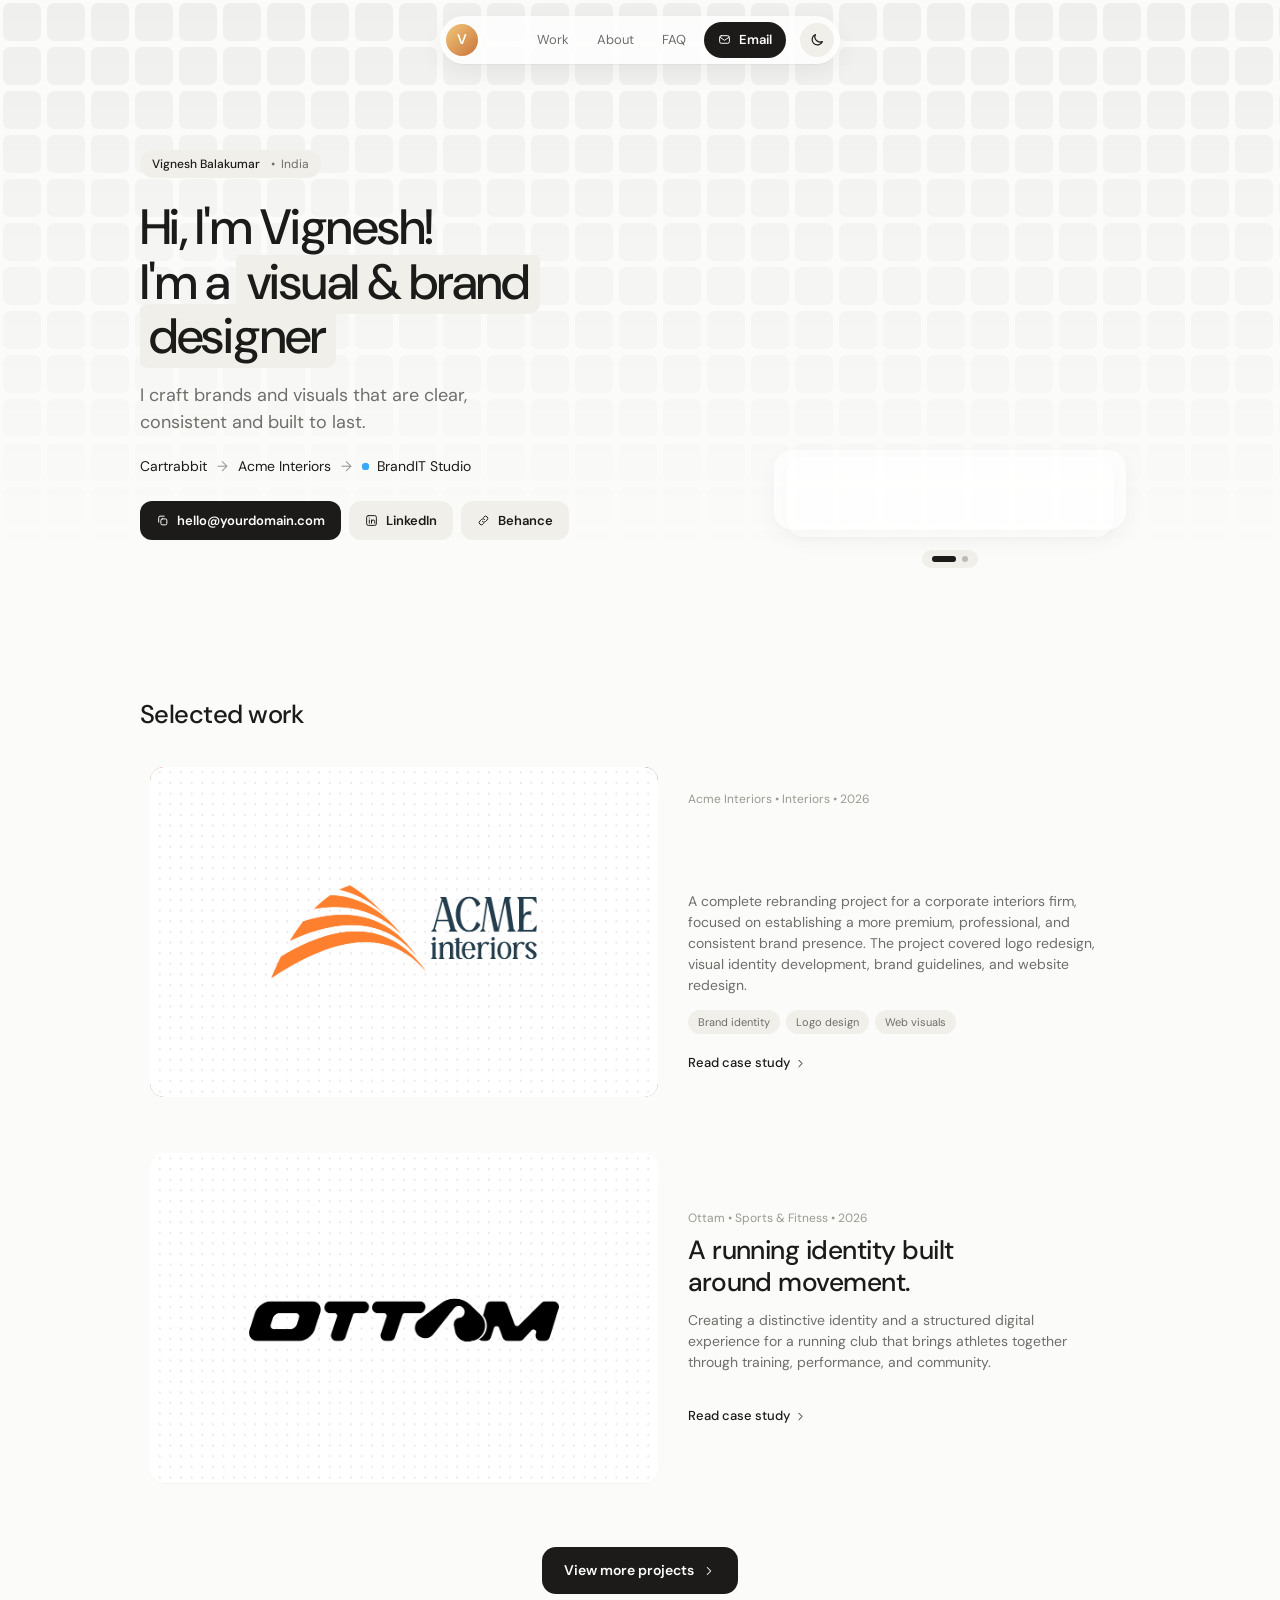
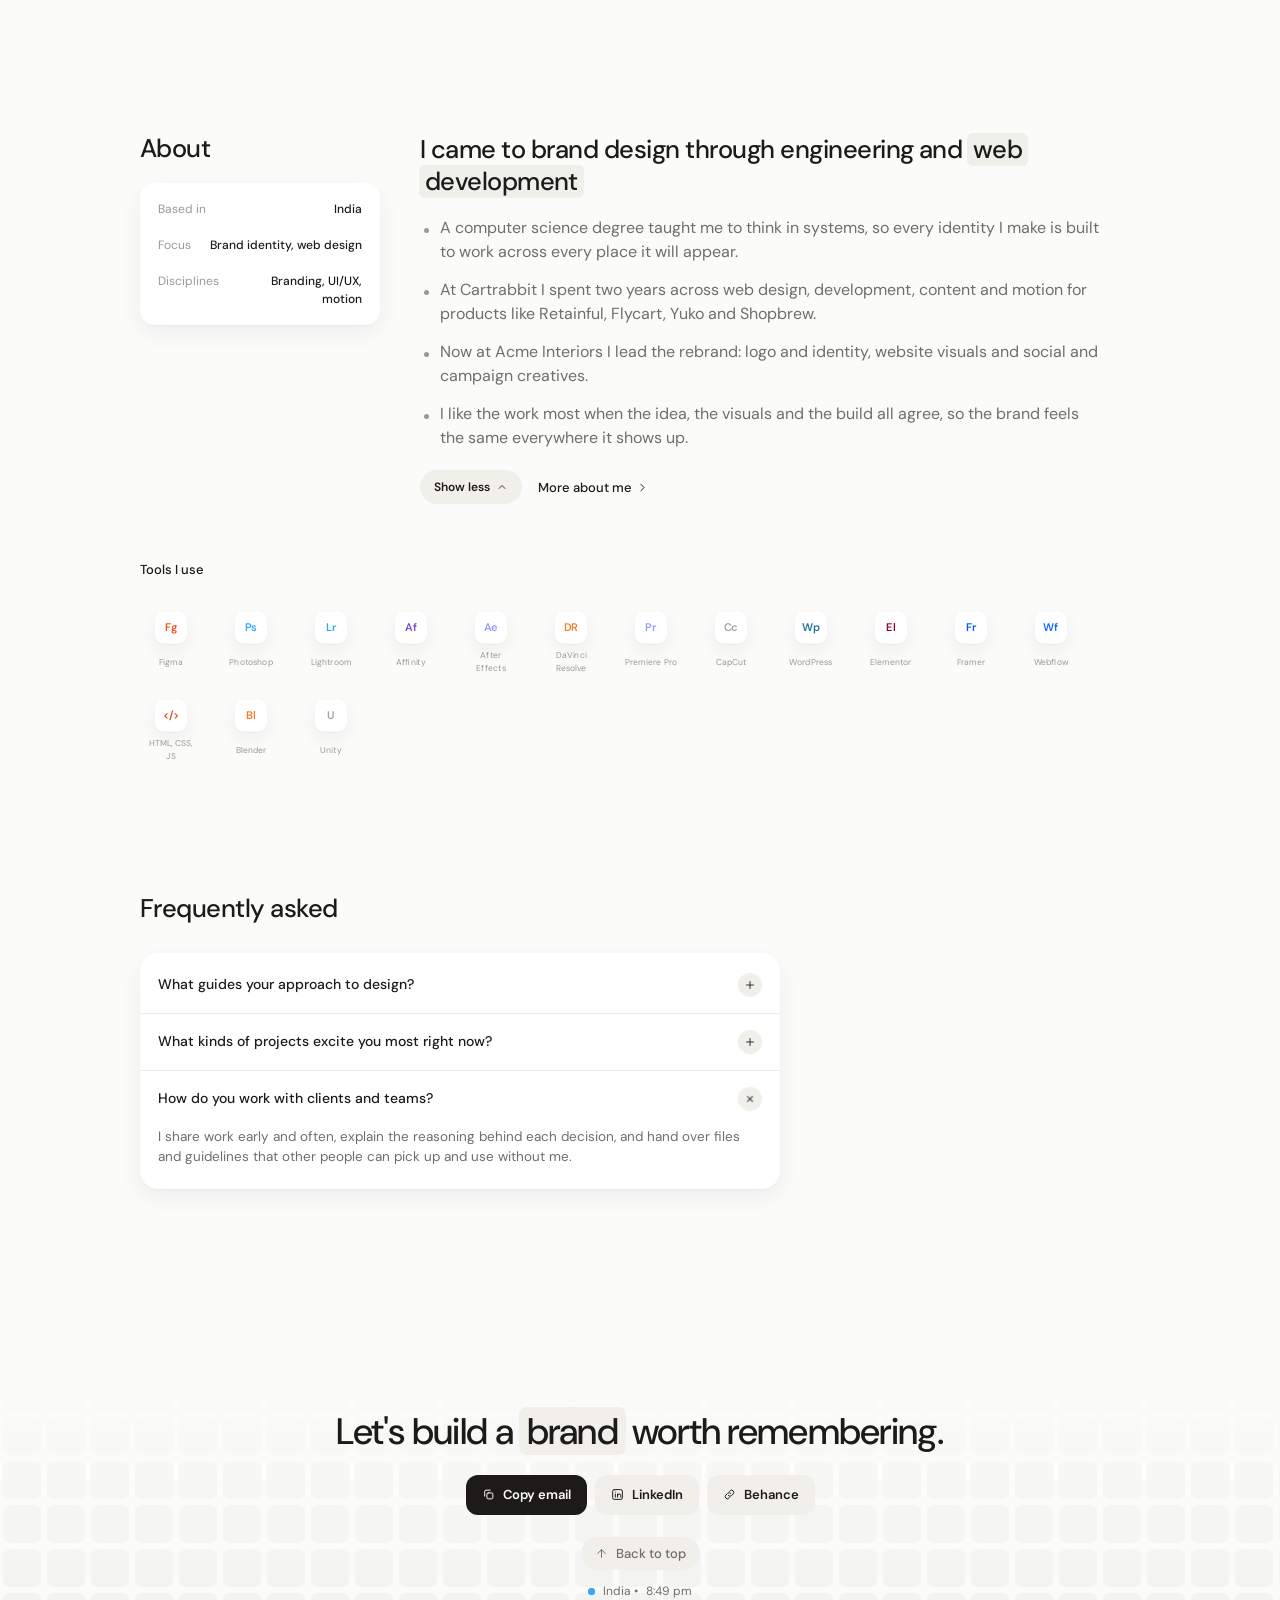
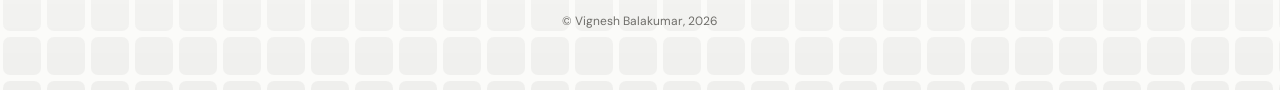
<file: index.html>
<!DOCTYPE html>
<html lang="en">
<head>
<meta charset="utf-8">
<meta name="viewport" content="width=device-width, initial-scale=1, viewport-fit=cover">
<link rel="icon" type="image/png" sizes="16x16" href="favicon-16x16.png">
<link rel="icon" type="image/png" sizes="32x32" href="favicon-32x32.png">
<link rel="apple-touch-icon" href="apple-touch-icon.png">
<link rel="manifest" href="site.webmanifest">
<title>Vignesh Balakumar · Visual &amp; Brand Designer</title>
<meta name="description" content="Visual and brand designer in India. Brand identity, web design and campaign work.">
<meta name="theme-color" content="#FBFBF9">
<script>document.documentElement.classList.add("js");</script>
<!-- General Sans (Fontshare). DM Sans is the fallback. Check the Fontshare license for your use. -->
<link rel="preconnect" href="https://api.fontshare.com">
<link rel="preconnect" href="https://fonts.googleapis.com">
<link rel="stylesheet" href="https://api.fontshare.com/v2/css?f[]=general-sans@400,500,600&display=swap">
<link rel="stylesheet" href="https://fonts.googleapis.com/css2?family=DM+Sans:wght@400;500;600&display=swap">
<style>
@view-transition { navigation: auto; }
:root {
  --bg: #FBFBF9; --ink: #1B1B19; --muted: #6F6E6A; --faint: #9A9992;
  --chip: #F0EFEA; --card: #FFFFFF; --line: #ECEBE6;
  --btn: #1C1B19; --btn-ink: #FFFFFF;
  --grid: rgba(27,27,25,.05); --glow: rgba(59,167,245,.55);
  --shadow: 0 1px 2px rgba(20,20,18,.04), 0 8px 24px rgba(20,20,18,.06);
  --dot: #3BA7F5;
  --ease: cubic-bezier(.2,.7,.2,1);
  --font: "General Sans","DM Sans",system-ui,-apple-system,"Segoe UI",Roboto,"Helvetica Neue",Arial,sans-serif;
  --wrap: 1000px;
}
:root[data-theme="dark"] {
  --bg: #121211; --ink: #F2F1ED; --muted: #A09F98; --faint: #77766F;
  --chip: #242422; --card: #1A1A18; --line: #2A2A27;
  --btn: #F2F1ED; --btn-ink: #121211;
  --grid: rgba(255,255,255,.05); --glow: rgba(120,190,255,.5);
  --shadow: 0 1px 2px rgba(0,0,0,.3), 0 8px 24px rgba(0,0,0,.35);
}
*,*::before,*::after { box-sizing: border-box; }
html { scroll-behavior: smooth; scroll-padding-top: 90px; -webkit-text-size-adjust: 100%; }
body { margin: 0; background: var(--bg); color: var(--ink); font-family: var(--font); font-size: 16px; line-height: 1.5; -webkit-font-smoothing: antialiased; overflow-x: hidden; }
a { color: inherit; text-decoration: none; }
button { font: inherit; color: inherit; cursor: pointer; border: 0; background: none; }
:focus-visible { outline: 2px solid var(--dot); outline-offset: 3px; border-radius: 8px; }
.wrap { width: min(var(--wrap), 100% - 48px); margin-inline: auto; }
svg.i { width: 1em; height: 1em; flex: none; fill: none; stroke: currentColor; stroke-width: 1.8; stroke-linecap: round; stroke-linejoin: round; }

/* Theme switch circle reveal (only while toggling) */
html.theming::view-transition-old(root), html.theming::view-transition-new(root) { animation: none; mix-blend-mode: normal; }

/* Highlight chip that draws in */
.hl { background: var(--chip); border-radius: .22em; padding: 0 .22em; margin-inline: -.04em; -webkit-box-decoration-break: clone; box-decoration-break: clone; }
.js .hl { background: linear-gradient(var(--chip), var(--chip)) no-repeat 0 50% / 0% 100%; }
.js .hl.in { background-size: 100% 100%; transition: background-size .8s cubic-bezier(.65,0,.35,1) .25s; }
.hero .hl.in { transition-delay: .95s; }

/* Reveal on scroll */
.js [data-reveal] { opacity: 0; transform: translateY(20px); transition: opacity .8s var(--ease) var(--d,0s), transform .8s var(--ease) var(--d,0s); }
.js [data-reveal].in { opacity: 1; transform: none; }
.js .tool[data-reveal] { transform: translateY(14px) scale(.85); transition-timing-function: cubic-bezier(.34,1.56,.64,1); }
.js .cover[data-reveal] { opacity: 1; transform: none; clip-path: inset(0 0 100% 0 round 14px); transition: clip-path 1.05s cubic-bezier(.7,0,.2,1) var(--d,0s); }
.js .cover[data-reveal].in { clip-path: inset(0 0 0 0 round 14px); }

/* Grid texture with cursor glow */
.grid-bg {
  position: absolute; left: 0; right: 0; top: 0; height: 560px; z-index: -1; pointer-events: none;
  background-color: var(--grid);
  background-image: radial-gradient(circle 150px at var(--mx,50%) var(--my,-400px), var(--glow), transparent);
  -webkit-mask-image: url("data:image/svg+xml,%3Csvg xmlns='http://www.w3.org/2000/svg' width='44' height='44'%3E%3Crect x='3' y='3' width='38' height='38' rx='7' fill='black'/%3E%3C/svg%3E"), linear-gradient(#000 0%, transparent 100%);
  -webkit-mask-size: 44px 44px, 100% 100%; -webkit-mask-repeat: repeat, no-repeat; -webkit-mask-composite: source-in;
  mask-image: url("data:image/svg+xml,%3Csvg xmlns='http://www.w3.org/2000/svg' width='44' height='44'%3E%3Crect x='3' y='3' width='38' height='38' rx='7' fill='black'/%3E%3C/svg%3E"), linear-gradient(#000 0%, transparent 100%);
  mask-size: 44px 44px, 100% 100%; mask-repeat: repeat, no-repeat; mask-composite: intersect;
}
.grid-bg.bottom {
  top: auto; bottom: 0; height: 320px;
  -webkit-mask-image: url("data:image/svg+xml,%3Csvg xmlns='http://www.w3.org/2000/svg' width='44' height='44'%3E%3Crect x='3' y='3' width='38' height='38' rx='7' fill='black'/%3E%3C/svg%3E"), linear-gradient(transparent 0%, #000 100%);
  mask-image: url("data:image/svg+xml,%3Csvg xmlns='http://www.w3.org/2000/svg' width='44' height='44'%3E%3Crect x='3' y='3' width='38' height='38' rx='7' fill='black'/%3E%3C/svg%3E"), linear-gradient(transparent 0%, #000 100%);
}

/* Nav */
.nav {
  position: fixed; top: 16px; left: 0; right: 0; margin-inline: auto; width: 400px; max-width: calc(100% - 24px); z-index: 50; isolation: isolate;
  display: grid; grid-template-columns: 1fr auto 1fr; align-items: center; gap: 4px; padding: 6px; box-sizing: border-box;
  background: color-mix(in srgb, var(--card) 78%, transparent);
  -webkit-backdrop-filter: blur(40px); backdrop-filter: blur(40px);
  border-radius: 999px; box-shadow: var(--shadow);
  animation: navIn .8s var(--ease) both;
  transition: top .45s var(--ease), width .65s var(--ease), max-width .65s var(--ease), padding .55s var(--ease), border-radius .55s var(--ease), background .4s, backdrop-filter .4s, box-shadow .4s;
}
.nav.scrolled { top: 0; width: 970px; max-width: calc(100% - 24px); padding: 10px 24px; border-radius: 0; background: transparent; -webkit-backdrop-filter: none; backdrop-filter: none; box-shadow: none; }
.nav-backdrop { position: fixed; z-index: 49; inset: 0 0 auto; height: 56px; background: color-mix(in srgb, var(--card) 48%, transparent); -webkit-backdrop-filter: blur(22px) saturate(150%); backdrop-filter: blur(22px) saturate(150%); box-shadow: 0 1px 2px rgba(20,20,18,.06), 0 12px 32px rgba(20,20,18,.12); opacity: 0; pointer-events: none; transition: opacity .4s; }
.nav.scrolled + .nav-backdrop { opacity: 1; }
@keyframes navIn { from { opacity: 0; transform: translateY(-26px); } to { opacity: 1; transform: none; } }
.nav .avatar { grid-column: 1; justify-self: start; width: 32px; height: 32px; border-radius: 50%; display: grid; place-items: center; background: linear-gradient(135deg,#F2C879,#C9733A); color: #fff; font-weight: 600; font-size: 14px; margin-right: 4px; transition: transform .35s cubic-bezier(.34,1.56,.64,1); }
.nav .avatar:hover { transform: rotate(-12deg) scale(1.08); }
.menu-toggle { display: none; }
.nav-menu { display: contents; }
.links { position: relative; grid-column: 2; display: flex; }
.nav-actions { grid-column: 3; justify-self: end; display: flex; align-items: center; gap: 10px; }
.indicator { position: absolute; top: 0; bottom: 0; left: 0; width: 0; border-radius: 999px; background: var(--chip); opacity: 0; pointer-events: none; transition: transform .4s cubic-bezier(.3,.9,.3,1), width .4s cubic-bezier(.3,.9,.3,1), opacity .2s; }
.link { position: relative; z-index: 1; padding: 7px 14px; font-size: 13px; color: var(--muted); border-radius: 999px; transition: color .2s; }
.link:hover, .link.active { color: var(--ink); }
.pill-dark { display: inline-flex; align-items: center; gap: 8px; padding: 8px 14px; border-radius: 999px; background: var(--btn); color: var(--btn-ink); font-size: 13px; font-weight: 600; transition: transform .2s; }
.pill-dark:hover { transform: scale(1.04); }
.pill-dark:active { transform: scale(.97); }
.icon-btn { width: 34px; height: 34px; border-radius: 50%; display: grid; place-items: center; background: var(--chip); font-size: 16px; margin-left: 4px; transition: transform .4s cubic-bezier(.34,1.56,.64,1); }
.icon-btn:hover { transform: rotate(25deg); }

/* Progress bar (case study) */
.progress { position: fixed; top: 0; left: 0; right: 0; height: 3px; z-index: 60; background: var(--dot); transform-origin: left; transform: scaleX(0); }

/* Hero */
.hero { position: relative; padding: 150px 0 90px; }
.hero > .wrap { display: grid; grid-template-columns: 1.3fr 1fr; gap: 40px; align-items: end; }
.chip { display: inline-flex; align-items: center; gap: 8px; padding: 5px 12px; border-radius: 999px; background: var(--chip); font-size: 12px; color: var(--muted); }
.chip b { font-weight: 500; color: var(--ink); }
h1 { font-weight: 500; font-size: clamp(2.2rem,5vw,3.1rem); line-height: 1.1; letter-spacing: -.025em; margin: 22px 0 18px; }
.ln { display: block; overflow: hidden; padding-bottom: .1em; margin-bottom: -.1em; }
.ln > span { display: inline-block; animation: lineUp .95s cubic-bezier(.2,.8,.2,1) both; animation-delay: var(--d,0s); }
@keyframes lineUp { from { transform: translateY(108%); } to { transform: none; } }
.lede { color: var(--muted); font-size: 18px; margin: 0 0 20px; max-width: 34ch; }
.path { display: flex; flex-wrap: wrap; align-items: center; gap: 10px; font-size: 14px; margin-bottom: 24px; }
.path .arrow { color: var(--faint); }
.path .status { display: inline-flex; align-items: center; gap: 8px; }
.dot { width: 7px; height: 7px; border-radius: 50%; background: var(--dot); flex: none; position: relative; }
.dot::after { content: ""; position: absolute; inset: 0; border-radius: 50%; background: var(--dot); animation: ping 2.4s ease-out infinite; }
@keyframes ping { 0% { transform: scale(1); opacity: .6; } 70%,100% { transform: scale(3.2); opacity: 0; } }
.btn-row { display: flex; flex-wrap: wrap; gap: 8px; }
.pill { display: inline-flex; align-items: center; gap: 8px; padding: 10px 16px; border-radius: 12px; background: var(--chip); font-size: 13px; font-weight: 600; transition: transform .2s var(--ease), background .2s; }
.pill:hover { transform: translateY(-2px); }
.pill:active { transform: scale(.96); }
.pill.dark { background: var(--btn); color: var(--btn-ink); }
.hero-load > * { animation: rise .7s var(--ease) both; }
.hero-load > h1 { animation: none; }
.hero-load > *:nth-child(3) { animation-delay: .5s; }
.hero-load > *:nth-child(4) { animation-delay: .6s; }
.hero-load > *:nth-child(5) { animation-delay: .7s; }
@keyframes rise { from { opacity: 0; transform: translateY(12px); } to { opacity: 1; transform: none; } }

/* Hero stacked carousel */
.stack { position: relative; width: 100%; max-width: 380px; justify-self: end; margin-bottom: 18px; animation: stackIn 1s .55s var(--ease) both; }
@keyframes stackIn { from { opacity: 0; transform: translateX(40px) rotate(2deg); } to { opacity: 1; transform: none; } }
.stack::before, .stack::after { content: ""; position: absolute; height: 100%; border-radius: 18px; background: var(--card); box-shadow: var(--shadow); z-index: 0; transition: transform .45s var(--ease), opacity .3s; }
.stack::before { left: 14px; right: 14px; top: 8px; opacity: .7; }
.stack::after { left: 26px; right: 26px; top: 15px; opacity: .45; }
.stack:hover::before { transform: translateY(4px); }
.stack:hover::after { transform: translateY(9px); }
.stack-card { position: relative; z-index: 1; display: flex; align-items: center; gap: 14px; padding: 12px 14px 12px 12px; border-radius: 18px; background: var(--card); box-shadow: var(--shadow); transition: opacity .2s, transform .2s; }
.stack-card.swap { opacity: 0; transform: translateY(8px); }
.stack-ico { width: 56px; height: 56px; border-radius: 14px; flex: none; display: grid; place-items: center; color: #fff; font-weight: 600; font-size: 20px; }
.stack-txt { min-width: 0; flex: 1; }
.stack-meta { font-size: 11px; color: var(--faint); }
.stack-title { font-size: 14px; font-weight: 500; line-height: 1.3; }
.stack-next { width: 30px; height: 30px; border-radius: 50%; background: var(--chip); display: grid; place-items: center; flex: none; transition: transform .25s; }
.stack-next:hover { transform: translateX(3px); }
.dots { position: absolute; top: calc(100% + 28px); left: 50%; transform: translateX(-50%); display: flex; gap: 6px; padding: 6px 10px; border-radius: 999px; background: var(--chip); }
.dots button { position: relative; width: 6px; height: 6px; padding: 0; border-radius: 99px; background: var(--faint); opacity: .6; overflow: hidden; transition: width .35s var(--ease), opacity .3s; }
.dots button[aria-current="true"] { width: 24px; opacity: 1; background: color-mix(in srgb, var(--faint) 45%, transparent); }
.dots button::after { content: ""; position: absolute; inset: 0; background: var(--ink); transform-origin: left; transform: scaleX(0); }
.dots button.run::after { animation: fill 4.5s linear forwards; }
.stack:hover .dots button::after { animation-play-state: paused; }
@keyframes fill { to { transform: scaleX(1); } }

/* Sections */
h2 { font-weight: 500; font-size: 1.6rem; letter-spacing: -.02em; line-height: 1.2; margin: 0; }
section { padding-block: 70px; }

/* Work list */
.work-list { display: grid; gap: 56px; margin-top: 36px; padding-inline: 10px; }
.case { display: grid; grid-template-columns: 1.15fr 1fr; gap: 30px; align-items: center; }
.cover { position: relative; aspect-ratio: 16/10.4; border-radius: 14px; overflow: hidden; display: grid; place-items: center; color: #fff; isolation: isolate; box-shadow: var(--shadow); }
.case-cover-link { display: block; border-radius: 14px; }
.case-copy { display: block; color: inherit; text-decoration: none; }
.case-copy:focus-visible, .case-cover-link:focus-visible { outline: 2px solid var(--ink); outline-offset: 4px; border-radius: 8px; }
.cover::before { content: ""; position: absolute; inset: -6%; z-index: -1; background: var(--bg-cover); transform: translate3d(0,var(--py,0px),0) scale(var(--s,1)); transition: transform .9s var(--ease); }
.case:hover .cover, .next:hover .cover { --s: 1.07; }
.cover img { position: absolute; inset: 0; width: 100%; height: 100%; object-fit: cover; transform: scale(var(--s,1)); transition: transform .9s var(--ease); }
.cover .mark { font-weight: 600; font-size: clamp(1.5rem,3.4vw,2.2rem); letter-spacing: -.02em; text-align: center; padding: 0 20px; text-shadow: 0 2px 20px rgba(0,0,0,.25); transition: transform .6s var(--ease), letter-spacing .6s var(--ease); }
.case:hover .mark, .next:hover .mark { transform: scale(1.04); letter-spacing: -.01em; }
.case .meta, .next .meta { font-size: 12px; color: var(--faint); }
.case h3 { font-weight: 500; font-size: clamp(1.35rem,2.4vw,1.65rem); line-height: 1.2; letter-spacing: -.02em; margin: 8px 0 12px; max-width: 18ch; }
.case .desc { font-size: 14px; color: var(--muted); margin: 0 0 14px; max-width: 42ch; }
.tags { display: flex; flex-wrap: wrap; gap: 6px; margin-bottom: 16px; }
.tags span { padding: 4px 10px; border-radius: 999px; background: var(--chip); font-size: 11px; color: var(--muted); }
.read { display: inline-flex; align-items: center; gap: 4px; font-size: 13px; font-weight: 500; }
.read .i { transition: transform .25s var(--ease); }
.read:hover .i, .case:hover .read .i, .next:hover .read .i { transform: translateX(4px); }

/* About */
.about { display: grid; grid-template-columns: 240px 1fr; gap: 40px; align-items: start; }
.facts { margin-top: 18px; padding: 8px 18px; background: var(--card); border-radius: 14px; box-shadow: var(--shadow); font-size: 12px; }
.facts div { display: flex; justify-content: space-between; gap: 14px; padding: 9px 0; }
.facts dt { color: var(--faint); }
.facts dd { margin: 0; text-align: right; font-weight: 500; }
.about h3 { font-weight: 500; font-size: 1.6rem; line-height: 1.25; letter-spacing: -.02em; margin: 0 0 18px; }
.bullets { list-style: none; margin: 0; padding: 0; display: grid; gap: 14px; color: var(--muted); font-size: 16px; }
.bullets li { position: relative; padding-left: 20px; max-width: 62ch; }
.bullets li::before { content: ""; position: absolute; left: 4px; top: .7em; width: 5px; height: 5px; border-radius: 50%; background: var(--faint); }
.bullets li[hidden] { display: none; }
.toggle { margin-top: 20px; display: inline-flex; align-items: center; gap: 6px; padding: 8px 14px; border-radius: 999px; background: var(--chip); font-size: 12px; font-weight: 600; }
.toggle .i { transition: transform .3s; }
.toggle[aria-expanded="true"] .i { transform: rotate(180deg); }
.tools { margin-top: 56px; }
.tools h4 { margin: 0 0 12px; font-weight: 500; font-size: 13px; }
.tool-row { display: flex; flex-wrap: wrap; gap: 14px 18px; }
.tool { display: grid; justify-items: center; gap: 6px; width: 62px; font-size: 10px; color: var(--faint); text-align: center; }
.tool i { width: 38px; height: 38px; border-radius: 11px; display: grid; place-items: center; background: var(--card); box-shadow: var(--shadow); font-style: normal; font-weight: 600; font-size: 13px; transition: transform .35s cubic-bezier(.34,1.56,.64,1); }
.tool:hover i { transform: translateY(-5px) rotate(-6deg); }

/* FAQ */
.faq { margin-top: 28px; max-width: 640px; background: var(--card); border-radius: 18px; box-shadow: var(--shadow); padding: 4px 0; }
.faq-item + .faq-item { border-top: 1px solid var(--line); }
.faq-q { width: 100%; display: flex; justify-content: space-between; align-items: center; gap: 16px; padding: 16px 18px; text-align: left; font-size: 14px; font-weight: 500; }
.faq-q .tg { width: 24px; height: 24px; border-radius: 50%; background: var(--chip); display: grid; place-items: center; flex: none; font-size: 12px; transition: transform .35s var(--ease); }
.faq-q[aria-expanded="true"] .tg { transform: rotate(135deg); }
.faq-a { display: grid; grid-template-rows: 0fr; transition: grid-template-rows .35s ease; }
.faq-a.open { grid-template-rows: 1fr; }
.faq-a > div { overflow: hidden; }
.faq-a p { margin: 0; padding: 0 18px 18px; font-size: 13.5px; color: var(--muted); }

/* Footer */
footer { position: relative; text-align: center; padding: 110px 0 60px; margin-top: 40px; }
footer h2 { font-size: clamp(1.7rem,4vw,2.3rem); margin-bottom: 22px; }
footer .btn-row { justify-content: center; }
.foot-meta { display: grid; justify-items: center; gap: 12px; margin-top: 22px; font-size: 12px; color: var(--muted); }
.foot-meta .pill { font-weight: 500; color: var(--muted); padding: 7px 14px; border-radius: 999px; }
.foot-meta .where { display: inline-flex; align-items: center; gap: 8px; }

/* ===== Case study page ===== */
.case-hero { padding: 130px 0 30px; position: relative; }
.back { display: inline-flex; align-items: center; gap: 6px; padding: 6px 12px 6px 8px; border-radius: 999px; background: var(--chip); font-size: 12px; font-weight: 500; transition: transform .25s var(--ease); }
.back .i { transition: transform .25s var(--ease); }
.back:hover .i { transform: translateX(-3px); }
.case-hero .meta { margin: 26px 0 8px; font-size: 13px; color: var(--muted); }
.case-hero h1 { font-size: clamp(2.2rem,5.5vw,3.4rem); max-width: 16ch; margin: 0 0 18px; }
.case-hero .sub { color: var(--muted); font-size: 17px; max-width: 54ch; margin: 0 0 18px; }
.badge { display: inline-flex; align-items: center; gap: 8px; padding: 8px 14px; border-radius: 999px; background: var(--chip); font-size: 13px; font-weight: 500; }
.facts-bar { display: grid; grid-template-columns: repeat(4,1fr); gap: 16px; margin-top: 26px; padding: 16px 20px; background: var(--card); border-radius: 16px; box-shadow: var(--shadow); }
.facts-bar dt { font-size: 11px; color: var(--faint); margin-bottom: 3px; }
.facts-bar dd { margin: 0; font-size: 14px; font-weight: 500; }
.facts-bar a { display: inline-flex; align-items: center; gap: 4px; }
.hero-cover { margin-top: 22px; aspect-ratio: 2.3/1; border-radius: 20px; }
.js .hero-cover[data-reveal] { clip-path: inset(0 0 100% 0 round 20px); }
.js .hero-cover[data-reveal].in { clip-path: inset(0 0 0 0 round 20px); }
.hero-cover .mark { font-size: clamp(2rem,6vw,3.6rem); }

.doc { display: grid; grid-template-columns: 170px minmax(0,680px); gap: 40px; margin-top: 80px; }
.rail { position: sticky; top: 120px; align-self: start; height: max-content; }
.rail ul { list-style: none; margin: 0; padding: 0; display: grid; gap: 6px; }
.rail a { display: flex; align-items: center; gap: 12px; height: 18px; font-size: 12px; color: var(--faint); }
.rail i { display: block; height: 1.5px; width: 14px; background: var(--faint); opacity: .5; transition: width .4s var(--ease), background .3s, opacity .3s; }
.rail span { opacity: 0; transform: translateX(-6px); transition: opacity .3s, transform .3s var(--ease); white-space: nowrap; }
.rail a:hover span { opacity: 1; transform: none; }
.rail a.on { color: var(--ink); }
.rail a.on i { width: 44px; background: var(--ink); opacity: 1; }
.rail a.on span { opacity: 1; transform: none; }
.sec { margin-top: 96px; }
.sec:first-child { margin-top: 0; }
.sec h2 { margin-bottom: 20px; }
.sec h3 { font-weight: 500; font-size: 1.05rem; margin: 28px 0 12px; }
.prose p { margin: 0 0 16px; max-width: 62ch; color: color-mix(in srgb, var(--ink) 90%, transparent); line-height: 1.65; }
.lead { font-size: 1.12rem; font-weight: 500; line-height: 1.4; margin: 28px 0 12px; }
.card { background: var(--card); border-radius: 18px; box-shadow: var(--shadow); padding: 12px; }
.card.pad { padding: 20px 22px; }
figure { margin: 0 0 20px; }
figcaption, .cap { margin-top: 10px; font-size: 12px; color: var(--faint); }
.card + .cap, figure .cap { margin-top: 10px; }
.quote-card { display: grid; grid-template-columns: 34px 1fr; gap: 6px; padding: 22px; }
.quote-card .q, .insight .q { font-size: 44px; line-height: .8; color: var(--faint); opacity: .6; font-family: Georgia, serif; }
.quote-card p { margin: 0; font-size: 1.1rem; font-weight: 500; line-height: 1.4; }
.quote-card small { display: block; margin-top: 10px; font-size: 12px; color: var(--faint); font-weight: 400; }
.ph { position: relative; display: grid; place-items: center; width: 100%; aspect-ratio: var(--ar,16/9.5); border-radius: 12px; background: linear-gradient(135deg, var(--a,#E8EBF4), var(--b,#D3DBEE)); color: rgba(20,20,40,.45); font-size: 13px; font-weight: 500; overflow: hidden; }
:root[data-theme="dark"] .ph { color: rgba(255,255,255,.5); filter: brightness(.75); }
.ph img { position: absolute; inset: 0; width: 100%; height: 100%; object-fit: cover; }
.ph > .image-open, .cover > .image-open { position: absolute; inset: 0; }
.image-open img { cursor: zoom-in; }
.shot-open { display: block; cursor: zoom-in; }
.image-open:focus-visible { outline: 2px solid var(--ink); outline-offset: 3px; }
.image-lightbox { position: fixed; inset: 0; z-index: 1000; display: grid; place-items: center; padding: 76px 40px 40px; background: rgba(12,12,12,.84); backdrop-filter: blur(8px); }
.image-lightbox[hidden] { display: none; }
.image-lightbox-frame { position: relative; }
.image-lightbox img { display: block; width: auto; height: auto; max-width: 80vw; max-height: 80vh; padding: 8px; border-radius: 20px; background: #fff; object-fit: contain; box-shadow: 0 24px 80px rgba(0,0,0,.4); }
.image-lightbox button { position: absolute; top: 0; right: 0; display: grid; place-items: center; width: 42px; height: 42px; padding: 0; border: 1px solid rgba(255,255,255,.8); border-radius: 50%; background: #fff; color: #171717; box-shadow: 0 8px 26px rgba(0,0,0,.28); cursor: pointer; transform: translate(50%,-50%); transition: transform .2s, background .2s, box-shadow .2s; }
.image-lightbox button:hover { transform: translate(50%,-50%) scale(1.06); background: #f0f0f0; box-shadow: 0 12px 30px rgba(0,0,0,.35); }
.image-lightbox button svg { display: block; width: 18px; height: 18px; }
.image-lightbox button:focus-visible { outline: 2px solid #fff; outline-offset: 4px; }
@media (max-width: 600px) {
  .image-lightbox { padding: 72px 16px 20px; }
  .nav.scrolled { width: 100%; max-width: none; padding-inline: 12px; }
  .nav.scrolled .nav-actions { gap: 6px; }
  .nav.scrolled .link { padding-inline: 8px; }
}
.grid2 { display: grid; grid-template-columns: 1fr 1fr; gap: 16px; }
.grid3 { display: grid; grid-template-columns: repeat(3,1fr); gap: 16px; }

/* Feature viewer */
.viewer { }
.viewer-stage { position: relative; }
.panel { position: absolute; inset: 0; opacity: 0; transform: scale(1.025); transition: opacity .6s var(--ease), transform .8s var(--ease); pointer-events: none; }
.panel.on { opacity: 1; transform: none; pointer-events: auto; }
.viewer-stage .sizer { visibility: hidden; }
.viewer-bar { display: flex; align-items: center; gap: 8px; margin-top: 14px; overflow-x: auto; scrollbar-width: none; padding-bottom: 2px; }
.viewer-bar::-webkit-scrollbar { display: none; }
.pause { width: 30px; height: 30px; border-radius: 50%; background: var(--chip); display: grid; place-items: center; flex: none; font-size: 13px; }
.tab { position: relative; padding: 7px 14px; border-radius: 999px; background: var(--chip); font-size: 12px; font-weight: 500; white-space: nowrap; overflow: hidden; transition: background .3s, color .3s; }
.tab[aria-selected="true"] { background: var(--btn); color: var(--btn-ink); }
.tab::after { content: ""; position: absolute; left: 0; right: 0; bottom: 0; height: 2px; background: currentColor; opacity: .5; transform-origin: left; transform: scaleX(0); }
.tab.run::after { animation: fill 4.5s linear forwards; }
.viewer.paused .tab::after, .viewer.wait .tab::after { animation-play-state: paused; }
.viewer-cap { margin: 12px 0 0; font-size: 12.5px; color: var(--muted); min-height: 1.5em; }

/* Diamond */

/* Stats */
.stat { position: relative; display: grid; grid-template-columns: 130px 1fr; gap: 18px; align-items: center; padding: 18px 0; }
.stat::before { content: ""; position: absolute; top: 0; left: 0; right: 0; height: 1px; background: var(--line); transform-origin: left; }
.js .stat::before { transform: scaleX(0); }
.js .stat.in::before { transform: scaleX(1); transition: transform 1.2s cubic-bezier(.6,0,.2,1) .1s; }
.stat b { font-weight: 400; font-size: 3rem; letter-spacing: -.03em; line-height: 1; font-variant-numeric: tabular-nums; }
.stat p { margin: 0; font-size: 14px; color: var(--muted); max-width: 40ch; }

/* Numbered questions */
.qs { padding: 6px 18px; }
.qs li { list-style: none; display: grid; grid-template-columns: 22px 1fr; gap: 12px; padding: 14px 0; font-size: 14px; line-height: 1.5; }
.qs li + li { border-top: 1px solid var(--line); }
.qs ol { margin: 0; padding: 0; }
.qs em { font-style: normal; width: 20px; height: 20px; border-radius: 50%; background: var(--chip); display: grid; place-items: center; font-size: 10px; color: var(--muted); margin-top: 2px; }

/* Insights */
.insights { display: flex; flex-direction: row; flex-wrap: wrap; gap: 10px; align-items: stretch; }
.insight { flex: 1 1 220px; min-height: 190px; padding: 20px 24px; }
.insight small { font-size: 11px; color: var(--faint); }
.insight h4 { margin: 8px 0 18px; font-weight: 500; font-size: clamp(2rem, 3vw, 2.5rem); line-height: 1.1; }
.insight blockquote { margin: 0; display: grid; grid-template-columns: 28px 1fr; font-size: 14px; color: var(--muted); line-height: 1.55; }

/* Slider */
.slider-view { overflow: hidden; border-radius: 18px; outline-offset: 4px; touch-action: pan-y; }
.slider-track { display: flex; transition: transform .6s var(--ease); }
.slide { flex: 0 0 100%; margin: 0; padding: 2px; }
.slide .card { margin: 0; }
.slider-ctl { display: flex; align-items: center; gap: 10px; margin-top: 14px; }
.slider-ctl button { width: 32px; height: 32px; border-radius: 50%; background: var(--chip); display: grid; place-items: center; transition: transform .2s, opacity .2s; }
.slider-ctl button:hover:not(:disabled) { transform: scale(1.1); }
.slider-ctl button:disabled { opacity: .4; cursor: default; }
.slider-ctl button.primary { background: var(--btn); color: var(--btn-ink); }
.slider-ctl .count { font-size: 12px; font-variant-numeric: tabular-nums; color: var(--muted); min-width: 52px; }
.slider-ctl .bar { flex: 0 1 180px; height: 2px; background: var(--line); border-radius: 2px; overflow: hidden; }
.slider-ctl .bar i { display: block; height: 100%; width: 0; background: var(--ink); transition: width .6s var(--ease); }

/* Outcomes */
.outcomes { display: grid; grid-template-columns: 1fr 1fr; gap: 10px; margin-bottom: 28px; }
.outcome { padding: 18px 20px 20px; }
.outcome .ico { width: 30px; height: 30px; border-radius: 50%; background: var(--btn); color: var(--btn-ink); display: grid; place-items: center; font-size: 14px; margin-bottom: 14px; transition: transform .5s cubic-bezier(.34,1.56,.64,1); }
.outcome:hover .ico { transform: rotate(-12deg) scale(1.12); }
.outcome h4 { margin: 0 0 6px; font-weight: 500; font-size: 14.5px; }
.outcome p { margin: 0; font-size: 13px; color: var(--muted); line-height: 1.55; }
.btn-dark { display: inline-flex; align-items: center; gap: 8px; padding: 10px 16px; border-radius: 12px; background: var(--btn); color: var(--btn-ink); font-size: 13px; font-weight: 600; transition: transform .2s; }
.btn-dark:hover { transform: translateY(-2px); }

/* Next case */
.next { display: grid; grid-template-columns: 1fr 1fr; gap: 28px; align-items: center; margin-top: 110px; padding-inline: 10px; }
.next h3 { font-weight: 500; font-size: 1.3rem; line-height: 1.25; letter-spacing: -.02em; margin: 6px 0 10px; max-width: 20ch; }
.next p { font-size: 14px; color: var(--muted); margin: 0 0 14px; max-width: 40ch; }
.next .cover { aspect-ratio: 16/9.2; }

@media (max-width: 900px) {
  .doc { grid-template-columns: 1fr; margin-top: 56px; }
  .rail { display: none; }
  .facts-bar { grid-template-columns: 1fr 1fr; }
}
@media (max-width: 820px) {
  .nav { grid-template-columns: 1fr auto; background: var(--card); -webkit-backdrop-filter: none; backdrop-filter: none; }
  .nav-backdrop { background: var(--card); -webkit-backdrop-filter: none; backdrop-filter: none; }
  .nav .avatar { grid-column: 1; }
  .menu-toggle { position: relative; grid-column: 2; display: grid; place-items: center; width: 36px; height: 36px; padding: 9px; border-radius: 50%; background: var(--chip); color: var(--ink); }
  .menu-toggle span { position: absolute; top: calc(50% - .75px); left: calc(50% - 9px); width: 18px; height: 1.5px; border-radius: 2px; background: currentColor; transition: transform .3s var(--ease), opacity .2s; }
  .menu-toggle span:first-child { transform: translateY(-5px); }
  .menu-toggle span:last-child { transform: translateY(5px); }
  .menu-toggle[aria-expanded="true"] span:first-child { transform: rotate(45deg); }
  .menu-toggle[aria-expanded="true"] span:nth-child(2) { opacity: 0; }
  .menu-toggle[aria-expanded="true"] span:last-child { transform: rotate(-45deg); }
  .nav-menu { position: absolute; top: calc(100% + 8px); left: 0; right: 0; display: flex; flex-direction: column; gap: 8px; max-height: 0; padding: 0 14px; overflow: hidden; visibility: hidden; opacity: 0; transform: translateY(-6px); border: 1px solid transparent; border-radius: 16px; background: var(--card); box-shadow: var(--shadow); pointer-events: none; transition: max-height .35s var(--ease), padding .35s var(--ease), opacity .25s, transform .35s var(--ease), visibility .35s, border-color .25s; }
  .nav.mobile-open { width: calc(100% - 24px); border-radius: 18px; background: var(--card); }
  .nav.mobile-open .nav-menu { max-height: 320px; padding: 12px 14px 14px; visibility: visible; opacity: 1; transform: none; border-color: var(--line); pointer-events: auto; }
  .nav .links { display: flex; flex-direction: column; grid-column: auto; width: 100%; }
  .nav .links .indicator { display: none; }
  .nav .link, .nav .link.opt { display: block; padding: 10px 12px; }
  .nav .nav-actions { display: flex; grid-column: auto; justify-self: stretch; justify-content: space-between; width: 100%; padding-top: 10px; border-top: 1px solid var(--line); }
  .nav .nav-actions .pill-dark { flex: 1; justify-content: center; }
  .nav .nav-actions .icon-btn { margin-left: 0; }
  .nav.scrolled.mobile-open { width: 100%; max-width: none; border-radius: 0; background: var(--card); -webkit-backdrop-filter: none; backdrop-filter: none; }
  .nav.scrolled.mobile-open .nav-menu { top: 100%; border-radius: 0 0 18px 18px; }
  .hero { padding-top: 120px; }
  .hero > .wrap { grid-template-columns: 1fr; }
  .stack { justify-self: start; margin-bottom: 56px; }
  .case, .next { grid-template-columns: 1fr; gap: 18px; }
  .work-list { padding-inline: 0; gap: 48px; }
  .about { grid-template-columns: 1fr; gap: 24px; }
  .facts { max-width: 320px; }
  .link.opt { display: none; }
  .grid2, .grid3, .outcomes { grid-template-columns: 1fr; }
  .stat { grid-template-columns: 96px 1fr; }
  .stat b { font-size: 2.4rem; }
}
@media (max-width: 480px) {
  .link { padding: 7px 10px; }
  .nav.scrolled .link { padding-inline: 6px; }
  .nav.scrolled .pill-dark { padding-inline: 10px; }
}
@media (prefers-reduced-motion: reduce) {
  *,*::before,*::after { animation: none !important; transition: none !important; scroll-behavior: auto !important; }
  .js [data-reveal], .js .cover[data-reveal] { opacity: 1 !important; transform: none !important; clip-path: none !important; }
}

/* Case hero entrance */
.hero-in { animation: rise .7s var(--ease) both; }
.case-hero .badge, .case-hero .back { display: inline-flex; }
.case-hero .meta.hero-in { display: block; }

/* ===== About page ===== */
.about-hero { padding: 140px 0 70px; }
.about-hero > .wrap { display: grid; grid-template-columns: 1.35fr 1fr; gap: 48px; align-items: center; }
.about-hero h1 { max-width: none; font-size: clamp(2.2rem,5vw,3.2rem); margin: 22px 0 18px; }
.about-hero .lede { max-width: 46ch; font-size: 17px; margin-bottom: 24px; }
.portrait-wrap { position: relative; justify-self: end; width: min(100%, 340px); perspective: 900px; animation: stackIn 1s .45s var(--ease) both; }
.portrait { position: relative; aspect-ratio: 4/5; border-radius: 26px; overflow: hidden; display: grid; place-items: center; color: #fff; box-shadow: var(--shadow); background: radial-gradient(90% 70% at 20% 15%, #F2C879 0%, transparent 60%), radial-gradient(80% 80% at 90% 95%, #C9733A 0%, transparent 62%), #2A211A; transform: rotateX(var(--rx,0deg)) rotateY(var(--ry,0deg)); transition: transform .35s var(--ease); isolation: isolate; }
.portrait .initial { font-size: 7rem; font-weight: 500; letter-spacing: -.04em; text-shadow: 0 6px 40px rgba(0,0,0,.25); }
.portrait img { position: absolute; inset: 0; width: 100%; height: 100%; object-fit: cover; }
.portrait .note { position: absolute; bottom: 14px; left: 14px; font-size: 11px; padding: 4px 10px; border-radius: 999px; background: rgba(255,255,255,.18); -webkit-backdrop-filter: blur(8px); backdrop-filter: blur(8px); }
.float-chip { position: absolute; padding: 7px 13px; border-radius: 999px; background: var(--card); box-shadow: var(--shadow); font-size: 12px; font-weight: 500; white-space: nowrap; animation: bob 5s ease-in-out infinite; }
.float-chip.c1 { top: 10%; left: -14%; }
.float-chip.c2 { top: 52%; right: -10%; animation-delay: -1.7s; }
.float-chip.c3 { bottom: 8%; left: -8%; animation-delay: -3.2s; }
@keyframes bob { 0%,100% { transform: translateY(0); } 50% { transform: translateY(-9px); } }

.split { display: grid; grid-template-columns: 200px minmax(0,1fr); gap: 40px; padding-block: 56px; }
.split > h2 { position: sticky; top: 110px; align-self: start; }
.split .body { max-width: 680px; }
.split .prose p { font-size: 16.5px; }
.split .prose p:first-child { font-size: 1.15rem; font-weight: 500; line-height: 1.45; color: var(--ink); }

.timeline { position: relative; padding-left: 30px; --p: 0; }
.timeline::before, .timeline::after { content: ""; position: absolute; left: 5px; top: 8px; bottom: 34px; width: 1.5px; }
.timeline::before { background: var(--line); }
.timeline::after { background: var(--ink); transform-origin: top; transform: scaleY(var(--p)); }
.tl-item { position: relative; padding-bottom: 38px; }
.tl-item:last-child { padding-bottom: 0; }
.tl-item::before { content: ""; position: absolute; left: -30px; top: 5px; width: 11px; height: 11px; border-radius: 50%; background: var(--bg); border: 1.5px solid var(--faint); transition: background .4s, border-color .4s, transform .5s cubic-bezier(.34,1.56,.64,1); }
.tl-item.on::before { background: var(--ink); border-color: var(--ink); transform: scale(1.2); }
.tl-item small { font-size: 12px; color: var(--faint); }
.tl-item h3 { margin: 4px 0 2px; font-weight: 500; font-size: 1.15rem; letter-spacing: -.01em; }
.tl-item .org { font-size: 14px; color: var(--muted); margin-bottom: 8px; }
.tl-item p { margin: 0 0 12px; font-size: 14px; color: var(--muted); max-width: 56ch; line-height: 1.6; }

.about-actions { display: flex; flex-wrap: wrap; align-items: center; gap: 16px; margin-top: 20px; }
.about-actions .toggle { margin-top: 0; }

@media (max-width: 900px) {
  .about-hero > .wrap { grid-template-columns: 1fr; gap: 36px; }
  .portrait-wrap { justify-self: start; width: min(100%, 300px); margin-left: 14px; }
  .split { grid-template-columns: 1fr; gap: 20px; padding-block: 40px; }
  .split > h2 { position: static; }
}

/* ===== View more + Projects page ===== */
.more-row { display: flex; justify-content: center; margin-top: 64px; }
.pill.big { padding: 14px 22px; font-size: 14px; border-radius: 14px; }
.pill.big .i { transition: transform .3s var(--ease); }
.pill.big:hover .i { transform: translateX(4px); }

.projects-hero { padding: 140px 0 40px; }
.projects-hero h1 { max-width: none; }
.projects-hero .lede { max-width: 48ch; margin-bottom: 0; }
.filter-bar { display: flex; flex-wrap: wrap; align-items: center; justify-content: space-between; gap: 14px; margin: 36px 0 34px; }
.filters { display: flex; flex-wrap: wrap; gap: 8px; }
.filt { padding: 8px 15px; border-radius: 999px; background: var(--chip); font-size: 13px; font-weight: 500; transition: background .3s, color .3s, transform .2s; }
.filt:hover { transform: translateY(-2px); }
.filt:active { transform: scale(.96); }
.filt[aria-pressed="true"] { background: var(--btn); color: var(--btn-ink); }
.count-note { font-size: 12px; color: var(--faint); font-variant-numeric: tabular-nums; }
.proj-grid { display: grid; grid-template-columns: 1fr 1fr; gap: 44px 28px; padding-bottom: 20px; }
.proj { transition: opacity .28s ease, transform .35s var(--ease); }
.proj.out { opacity: 0; transform: scale(.95) translateY(8px); }
.proj[hidden] { display: none; }
.proj-in { display: block; }
.proj .cover { aspect-ratio: 16/10.4; }
.proj:hover .cover { --s: 1.07; }
.proj:hover .mark { transform: scale(1.04); letter-spacing: -.01em; }
.proj:hover .read .i { transform: translateX(4px); }
.proj .meta { margin-top: 16px; font-size: 12px; color: var(--faint); }
.proj h3 { font-weight: 500; font-size: 1.3rem; line-height: 1.25; letter-spacing: -.02em; margin: 6px 0 10px; max-width: 22ch; }
.proj .desc { font-size: 14px; color: var(--muted); margin: 0 0 12px; max-width: 42ch; }
.proj.empty .proj-in { display: grid; place-items: center; text-align: center; min-height: 100%; aspect-ratio: 16/10.4; border-radius: 14px; border: 1.5px dashed var(--faint); color: var(--muted); font-size: 14px; padding: 20px; transition: background .3s; }
.proj.empty:hover .proj-in { background: var(--chip); }
@media (max-width: 820px) { .proj-grid { grid-template-columns: 1fr; } }

/* ===== View more + Projects page ===== */
.more-work { display: flex; justify-content: center; margin-top: 64px; }
.more-work .pill { padding: 13px 22px; font-size: 14px; border-radius: 14px; }
.more-work .pill .i { transition: transform .25s var(--ease); }
.more-work .pill:hover .i { transform: translateX(4px); }

.proj-head { display: flex; flex-wrap: wrap; align-items: center; justify-content: space-between; gap: 16px; margin-top: 34px; }
.filters { display: flex; flex-wrap: wrap; gap: 8px; }
.fchip { padding: 8px 15px; border-radius: 999px; background: var(--chip); font-size: 12.5px; font-weight: 500; transition: background .25s, color .25s, transform .2s; }
.fchip:hover { transform: translateY(-1px); }
.fchip[aria-pressed="true"] { background: var(--btn); color: var(--btn-ink); }
.proj-count { font-size: 12.5px; color: var(--faint); font-variant-numeric: tabular-nums; }
.proj-grid { display: grid; grid-template-columns: 1fr 1fr; gap: 48px 28px; margin-top: 30px; padding-bottom: 20px; }
.proj[hidden] { display: none; }
.proj-in { display: block; transition: opacity .22s ease, transform .22s ease; }
.proj.out .proj-in { opacity: 0; transform: scale(.96); }
.proj .cover { aspect-ratio: 16/10.4; }
.proj:hover .cover { --s: 1.07; }
.proj:hover .mark { transform: scale(1.04); letter-spacing: -.01em; }
.proj:hover .read .i { transform: translateX(4px); }
.proj .meta { font-size: 12px; color: var(--faint); margin-top: 16px; }
.proj h3 { font-weight: 500; font-size: 1.25rem; line-height: 1.25; letter-spacing: -.02em; margin: 6px 0 8px; max-width: 22ch; }
.proj .desc { font-size: 14px; color: var(--muted); margin: 0 0 12px; max-width: 42ch; }
.proj .tags { margin-bottom: 14px; }
.proj-empty { display: none; text-align: center; color: var(--muted); font-size: 14px; padding: 40px 0; }
.proj-empty.show { display: block; }
@media (max-width: 820px) { .proj-grid { grid-template-columns: 1fr; gap: 40px; } }

/* Case page additions */
.shot { display: block; width: 100%; height: auto; border-radius: 12px; }
.facts-bar { grid-template-columns: repeat(auto-fit, minmax(150px, 1fr)); }
.preview-banner { position: fixed; left: 0; right: 0; bottom: 0; z-index: 70; text-align: center; padding: 8px; font-size: 12px; font-weight: 500; background: var(--btn); color: var(--btn-ink); }
.adm-fields select, .adm-case select { width: 100%; font: inherit; font-size: 14px; color: var(--ink); background: var(--bg); border: 1px solid var(--line); border-radius: 10px; padding: 9px 12px; }

</style>
</head>
<body id="top">
<svg width="0" height="0" style="position:absolute" aria-hidden="true">
  <symbol id="i-copy" viewBox="0 0 24 24"><rect x="9" y="9" width="11" height="11" rx="2.5"/><path d="M5 15V6.5A2.5 2.5 0 0 1 7.5 4H15"/></symbol>
  <symbol id="i-mail" viewBox="0 0 24 24"><rect x="3" y="5" width="18" height="14" rx="3"/><path d="m4 8 8 5.5L20 8"/></symbol>
  <symbol id="i-in" viewBox="0 0 24 24"><rect x="3" y="3" width="18" height="18" rx="3"/><path d="M8 11v6M8 7.5v.01M12 17v-6m0 3a3 3 0 0 1 6 0v3"/></symbol>
  <symbol id="i-link" viewBox="0 0 24 24"><path d="M10 14a4 4 0 0 0 5.7 0l3-3a4 4 0 0 0-5.7-5.7l-1 1"/><path d="M14 10a4 4 0 0 0-5.7 0l-3 3A4 4 0 0 0 11 18.7l1-1"/></symbol>
  <symbol id="i-moon" viewBox="0 0 24 24"><path d="M20 14.5A8 8 0 0 1 9.5 4 8 8 0 1 0 20 14.5Z"/></symbol>
  <symbol id="i-sun" viewBox="0 0 24 24"><circle cx="12" cy="12" r="4"/><path d="M12 2v2M12 20v2M4.9 4.9l1.4 1.4M17.7 17.7l1.4 1.4M2 12h2M20 12h2M4.9 19.1l1.4-1.4M17.7 6.3l1.4-1.4"/></symbol>
  <symbol id="i-right" viewBox="0 0 24 24"><path d="m9 6 6 6-6 6"/></symbol>
  <symbol id="i-left" viewBox="0 0 24 24"><path d="m15 6-6 6 6 6"/></symbol>
  <symbol id="i-down" viewBox="0 0 24 24"><path d="m6 9 6 6 6-6"/></symbol>
  <symbol id="i-plus" viewBox="0 0 24 24"><path d="M12 5v14M5 12h14"/></symbol>
  <symbol id="i-up" viewBox="0 0 24 24"><path d="M12 19V5M5 12l7-7 7 7"/></symbol>
  <symbol id="i-ext" viewBox="0 0 24 24"><path d="M7 17 17 7M9 7h8v8"/></symbol>
  <symbol id="i-pause" viewBox="0 0 24 24"><path d="M9 6v12M15 6v12"/></symbol>
  <symbol id="i-play" viewBox="0 0 24 24"><path d="M8 5.5v13l10-6.5Z"/></symbol>
  <symbol id="i-shield" viewBox="0 0 24 24"><path d="M12 3 5 6v5c0 4.5 3 8 7 10 4-2 7-5.5 7-10V6l-7-3Z"/><path d="m9 12 2 2 4-4"/></symbol>
  <symbol id="i-check" viewBox="0 0 24 24"><circle cx="12" cy="12" r="9"/><path d="m8.5 12.5 2.5 2.5 4.5-5"/></symbol>
  <symbol id="i-users" viewBox="0 0 24 24"><circle cx="9" cy="8" r="3.2"/><path d="M3 19c0-3.3 2.7-5.5 6-5.5s6 2.2 6 5.5"/><circle cx="17" cy="9" r="2.5"/><path d="M17.5 13.8c2.2.3 3.8 2 3.8 4.2"/></symbol>
  <symbol id="i-star" viewBox="0 0 24 24"><path d="m12 3.5 2.6 5.5 5.9.7-4.4 4 1.3 5.8-5.4-3-5.4 3 1.3-5.8-4.4-4 5.9-.7Z"/></symbol>
  <symbol id="i-spark" viewBox="0 0 24 24"><path d="m12 3 1.8 5.2L19 10l-5.2 1.8L12 17l-1.8-5.2L5 10l5.2-1.8Z"/></symbol>
</svg>

<nav class="nav" aria-label="Primary">
  <a class="avatar" href="#top" aria-label="Back to top">V</a>
  <button class="menu-toggle" type="button" aria-label="Open navigation menu" aria-expanded="false" aria-controls="primaryMenu"><span></span><span></span><span></span></button>
  <div class="nav-menu" id="primaryMenu">
    <div class="links">
      <i class="indicator" aria-hidden="true"></i>
      <a class="link" href="#work">Work</a>
      <a class="link" href="#about">About</a>
      <a class="link opt" href="#faq">FAQ</a>
    </div>
    <div class="nav-actions">
      <a class="pill-dark" data-mail href="mailto:hello@yourdomain.com"><svg class="i"><use href="#i-mail"/></svg>Email</a>
      <button class="icon-btn" id="theme" type="button" aria-label="Switch to dark mode"><svg class="i"><use href="#i-moon"/></svg></button>
    </div>
  </div>
</nav>
<div class="nav-backdrop" aria-hidden="true"></div>


<header class="hero">
  <div class="grid-bg"></div>
  <div class="wrap">
    <div class="hero-load">
      <span class="chip"><b>Vignesh Balakumar</b> &nbsp;&bull;&nbsp; India</span>
      <h1>
        <span class="ln"><span style="--d:.15s">Hi, I'm Vignesh!</span></span>
        <span class="ln"><span style="--d:.3s">I'm a <span class="hl">visual &amp; brand designer</span></span></span>
      </h1>
      <p class="lede">I craft brands and visuals that are clear, consistent and built to last.</p>
      <div class="path" aria-label="Career path">
        <span>Cartrabbit</span><span class="arrow">&rarr;</span><span>Acme Interiors</span><span class="arrow">&rarr;</span>
        <span class="status"><span class="dot"></span>BrandIT Studio</span>
      </div>
      <div class="btn-row">
        <button class="pill dark" type="button" data-copy><svg class="i"><use href="#i-copy"/></svg><span data-email>hello@yourdomain.com</span></button>
        <a class="pill" href="#"><svg class="i"><use href="#i-in"/></svg>LinkedIn</a>
        <a class="pill" href="#"><svg class="i"><use href="#i-link"/></svg>Behance</a>
      </div>
    </div>

    <div class="stack" aria-label="Featured work">
      <a class="stack-card" id="stackCard" href="#work">
        <span class="stack-ico" id="stackIco"></span>
        <span class="stack-txt"><span class="stack-meta" id="stackMeta"></span><br><span class="stack-title" id="stackTitle"></span></span>
        <button class="stack-next" id="stackNext" type="button" aria-label="Next project"><svg class="i"><use href="#i-right"/></svg></button>
      </a>
      <div class="dots" id="dots"></div>
    </div>
  </div>
</header>

<main>
  <section id="work">
    <div class="wrap">
      <h2 data-reveal>Selected work</h2>
      <div class="work-list" id="workList"></div>
      <div class="more-work" data-reveal>
        <a class="pill dark" href="projects.html">View more projects <svg class="i"><use href="#i-right"/></svg></a>
      </div>
    </div>
  </section>

  <section id="about">
    <div class="wrap">
      <div class="about">
        <div data-reveal>
          <h2>About</h2>
          <dl class="facts">
            <div><dt>Based in</dt><dd>India</dd></div>
            <div><dt>Focus</dt><dd>Brand identity, web design</dd></div>
            <div><dt>Disciplines</dt><dd>Branding, UI/UX, motion</dd></div>
          </dl>
        </div>
        <div>
          <h3 data-reveal style="--d:.08s">I came to brand design through engineering and <span class="hl">web development</span></h3>
          <ul class="bullets" id="bullets" data-stagger=".09">
            <li>A computer science degree taught me to think in systems, so every identity I make is built to work across every place it will appear.</li>
            <li>At Cartrabbit I spent two years across web design, development, content and motion for products like Retainful, Flycart, Yuko and Shopbrew.</li>
            <li data-extra>Now at Acme Interiors I lead the rebrand: logo and identity, website visuals and social and campaign creatives.</li>
            <li data-extra>I like the work most when the idea, the visuals and the build all agree, so the brand feels the same everywhere it shows up.</li>
          </ul>
          <div class="about-actions">
            <button class="toggle" id="more" type="button" aria-expanded="true"><span>Show less</span><svg class="i"><use href="#i-down"/></svg></button>
            <a class="read" href="about.html">More about me <svg class="i"><use href="#i-right"/></svg></a>
          </div>
        </div>
      </div>

      <div class="tools">
        <h4 data-reveal>Tools I use</h4>
        <div class="tool-row" data-stagger=".06">
          <div class="tool"><i style="color:#F24E1E">Fg</i>Figma</div>
          <div class="tool"><i style="color:#31A8FF">Ps</i>Photoshop</div>
          <div class="tool"><i style="color:#31A8FF">Lr</i>Lightroom</div>
          <div class="tool"><i style="color:#7E4DD2">Af</i>Affinity</div>
          <div class="tool"><i style="color:#9999FF">Ae</i>After Effects</div>
          <div class="tool"><i style="color:#E68435">DR</i>DaVinci Resolve</div>
          <div class="tool"><i style="color:#9999FF">Pr</i>Premiere Pro</div>
          <div class="tool"><i style="color:#A1A1AA">Cc</i>CapCut</div>
          <div class="tool"><i style="color:#21759B">Wp</i>WordPress</div>
          <div class="tool"><i style="color:#92003B">El</i>Elementor</div>
          <div class="tool"><i style="color:#0055FF">Fr</i>Framer</div>
          <div class="tool"><i style="color:#146EF5">Wf</i>Webflow</div>
          <div class="tool"><i style="color:#E34F26">&lt;/&gt;</i>HTML, CSS, JS</div>
          <div class="tool"><i style="color:#F5792A">Bl</i>Blender</div>
          <div class="tool"><i style="color:#A1A1AA">U</i>Unity</div>
        </div>
      </div>
    </div>
  </section>

  <section id="faq">
    <div class="wrap">
      <h2 data-reveal>Frequently asked</h2>
      <div class="faq" id="faqList" data-reveal style="--d:.1s">
        <div class="faq-item">
          <button class="faq-q" type="button" aria-expanded="false" aria-controls="a1" id="q1">What guides your approach to design?<span class="tg"><svg class="i"><use href="#i-plus"/></svg></span></button>
          <div class="faq-a" id="a1" role="region" aria-labelledby="q1"><div><p>Start with the business and the audience, then build a simple system that can be applied everywhere. Clarity first, then craft.</p></div></div>
        </div>
        <div class="faq-item">
          <button class="faq-q" type="button" aria-expanded="false" aria-controls="a2" id="q2">What kinds of projects excite you most right now?<span class="tg"><svg class="i"><use href="#i-plus"/></svg></span></button>
          <div class="faq-a" id="a2" role="region" aria-labelledby="q2"><div><p>Brand identities that continue into a website and campaign work, where one team owns the whole visual story.</p></div></div>
        </div>
        <div class="faq-item">
          <button class="faq-q" type="button" aria-expanded="true" aria-controls="a3" id="q3">How do you work with clients and teams?<span class="tg"><svg class="i"><use href="#i-plus"/></svg></span></button>
          <div class="faq-a open" id="a3" role="region" aria-labelledby="q3"><div><p>I share work early and often, explain the reasoning behind each decision, and hand over files and guidelines that other people can pick up and use without me.</p></div></div>
        </div>
      </div>
    </div>
  </section>
</main>

<footer>
  <div class="grid-bg bottom"></div>
  <div class="wrap">
    <h2 data-reveal>Let's build a <span class="hl">brand</span> worth remembering.</h2>
    <div class="btn-row" data-reveal style="--d:.1s">
      <button class="pill dark" type="button" data-copy><svg class="i"><use href="#i-copy"/></svg><span data-copy-label>Copy email</span></button>
      <a class="pill" href="#"><svg class="i"><use href="#i-in"/></svg>LinkedIn</a>
      <a class="pill" href="#"><svg class="i"><use href="#i-link"/></svg>Behance</a>
    </div>
    <div class="foot-meta" data-reveal style="--d:.2s">
      <a class="pill" href="#top"><svg class="i"><use href="#i-up"/></svg>Back to top</a>
      <span class="where"><span class="dot"></span>India &bull; <span id="clock">--</span></span>
      <span>&copy; Vignesh Balakumar, 2026</span>
    </div>
  </div>
</footer>


<script src="projects-data.js"></script>
<script>
/* Fallback copy, used only if projects-data.js cannot be loaded (for example in a preview). */
if (!window.PORTFOLIO_PROJECTS) {
/* Portfolio data. Edit with admin.html, or by hand.
   Keep the two assignments below; the site reads them on every page. */
window.PORTFOLIO_CATEGORIES = [
  {
    "id": "brand",
    "label": "Brand identity"
  },
  {
    "id": "web",
    "label": "Web"
  },
  {
    "id": "campaign",
    "label": "Campaign"
  }
];
window.PORTFOLIO_PROJECTS = [
  {
    "id": "acme-interiors",
    "client": "Acme Interiors",
    "title": "Rebranding an interiors studio from logo to launch",
    "industry": "Interiors",
    "year": "2026",
    "summary": "Creative lead on the rebrand, from the first logo sketches to the website and social rollout.",
    "tags": [
      "Brand identity",
      "Logo design",
      "Web visuals"
    ],
    "cats": [
      "brand",
      "web",
      "campaign"
    ],
    "colors": {
      "a": "#E9C46A",
      "b": "#8A4B25",
      "base": "#1E1A14"
    },
    "image": "",
    "featured": true,
    "case": {
      "enabled": true,
      "role": "Creative & Graphic Designer",
      "sub": "I led the Acme Interiors rebrand end to end, from the first logo sketches to website visuals and social campaigns.",
      "badge": "",
      "liveLabel": "",
      "liveUrl": "",
      "quote": {
        "text": "",
        "by": ""
      },
      "gallery": [],
      "brief": {
        "lead": "The brief: rebuild the Acme Interiors identity and carry it across web and social.",
        "text": ""
      },
      "process": {
        "intro": "The rebrand moved through four phases. Each one narrowed the work from open questions to finished assets.",
        "phases": [
          "Discover",
          "Define",
          "Develop",
          "Deliver"
        ],
        "caption": "The Double Diamond: diverge and converge on the problem, then on the solution."
      },
      "challenge": {
        "text": "How can Acme Interiors present one consistent identity across its logo, website and social channels, so every touchpoint feels like the same studio?",
        "image": "",
        "caption": ""
      },
      "stats": [],
      "questions": [
        "Who is the brand speaking to, and what do they expect from an interiors studio?",
        "Where does the current identity break down across web, print and social?",
        "What should stay, and what should change?"
      ],
      "insights": [],
      "identity": {
        "text": "",
        "image": "",
        "caption": ""
      },
      "identityExtras": [],
      "website": {
        "intro": ""
      },
      "slides": [],
      "campaign": {
        "intro": "",
        "caption": ""
      },
      "posts": [],
      "outcomes": [
        {
          "title": "Delivered end to end",
          "text": "I owned the rebrand from logo and identity to website visuals and campaign creatives."
        }
      ],
      "closing": {
        "text": "",
        "ctaLabel": "",
        "ctaUrl": ""
      }
    }
  },
  {
    "id": "braapstop-motorsport",
    "client": "Braapstop Motorsport",
    "title": "Add your one-line project title here",
    "industry": "Motorsport",
    "year": "",
    "summary": "Add one sentence on your role and what you delivered.",
    "tags": [
      "Brand identity",
      "Visual design"
    ],
    "cats": [
      "brand"
    ],
    "colors": {
      "a": "#E5383B",
      "b": "#4A1517",
      "base": "#0F0F10"
    },
    "image": "",
    "featured": true,
    "case": {
      "enabled": false,
      "role": "",
      "sub": "",
      "badge": "",
      "liveLabel": "",
      "liveUrl": "",
      "quote": {
        "text": "",
        "by": ""
      },
      "gallery": [],
      "brief": {
        "lead": "",
        "text": ""
      },
      "process": {
        "intro": "",
        "phases": [],
        "caption": ""
      },
      "challenge": {
        "text": "",
        "image": "",
        "caption": ""
      },
      "stats": [],
      "questions": [],
      "insights": [],
      "identity": {
        "text": "",
        "image": "",
        "caption": ""
      },
      "identityExtras": [],
      "website": {
        "intro": ""
      },
      "slides": [],
      "campaign": {
        "intro": "",
        "caption": ""
      },
      "posts": [],
      "outcomes": [],
      "closing": {
        "text": "",
        "ctaLabel": "",
        "ctaUrl": ""
      }
    }
  },
  {
    "id": "as-we-go",
    "client": "AS WE GO",
    "title": "Add your one-line project title here",
    "industry": "",
    "year": "",
    "summary": "Add one sentence on your role and what you delivered.",
    "tags": [
      "Branding",
      "Campaign"
    ],
    "cats": [
      "brand",
      "campaign"
    ],
    "colors": {
      "a": "#2EC4B6",
      "b": "#1B3A6B",
      "base": "#0E2233"
    },
    "image": "",
    "featured": true,
    "case": {
      "enabled": false,
      "role": "",
      "sub": "",
      "badge": "",
      "liveLabel": "",
      "liveUrl": "",
      "quote": {
        "text": "",
        "by": ""
      },
      "gallery": [],
      "brief": {
        "lead": "",
        "text": ""
      },
      "process": {
        "intro": "",
        "phases": [],
        "caption": ""
      },
      "challenge": {
        "text": "",
        "image": "",
        "caption": ""
      },
      "stats": [],
      "questions": [],
      "insights": [],
      "identity": {
        "text": "",
        "image": "",
        "caption": ""
      },
      "identityExtras": [],
      "website": {
        "intro": ""
      },
      "slides": [],
      "campaign": {
        "intro": "",
        "caption": ""
      },
      "posts": [],
      "outcomes": [],
      "closing": {
        "text": "",
        "ctaLabel": "",
        "ctaUrl": ""
      }
    }
  },
  {
    "id": "the-adventure-kid",
    "client": "The Adventure Kid",
    "title": "Add your one-line project title here",
    "industry": "",
    "year": "",
    "summary": "Add one sentence on your role and what you delivered.",
    "tags": [
      "Branding",
      "Visual design"
    ],
    "cats": [
      "brand"
    ],
    "colors": {
      "a": "#F4A261",
      "b": "#2D6A4F",
      "base": "#17301F"
    },
    "image": "",
    "featured": true,
    "case": {
      "enabled": false,
      "role": "",
      "sub": "",
      "badge": "",
      "liveLabel": "",
      "liveUrl": "",
      "quote": {
        "text": "",
        "by": ""
      },
      "gallery": [],
      "brief": {
        "lead": "",
        "text": ""
      },
      "process": {
        "intro": "",
        "phases": [],
        "caption": ""
      },
      "challenge": {
        "text": "",
        "image": "",
        "caption": ""
      },
      "stats": [],
      "questions": [],
      "insights": [],
      "identity": {
        "text": "",
        "image": "",
        "caption": ""
      },
      "identityExtras": [],
      "website": {
        "intro": ""
      },
      "slides": [],
      "campaign": {
        "intro": "",
        "caption": ""
      },
      "posts": [],
      "outcomes": [],
      "closing": {
        "text": "",
        "ctaLabel": "",
        "ctaUrl": ""
      }
    }
  }
];

}
</script>
<script>
(function () {
  "use strict";
  var EMAIL = "hello@yourdomain.com"; // replace with your email
  var reduce = window.matchMedia && matchMedia("(prefers-reduced-motion: reduce)").matches;
  var root = document.documentElement;
  function $(s, c) { return (c || document).querySelector(s); }
  function $$(s, c) { return Array.prototype.slice.call((c || document).querySelectorAll(s)); }

  $$("[data-email]").forEach(function (n) { n.textContent = EMAIL; });
  $$("[data-mail]").forEach(function (n) { n.href = "mailto:" + EMAIL; });

  /* ---------- Theme (circle reveal where supported) ---------- */
  var themeBtn = $("#theme");
  function icon(t) { return '<svg class="i"><use href="#i-' + (t === "dark" ? "sun" : "moon") + '"/></svg>'; }
  function setTheme(t) {
    root.setAttribute("data-theme", t);
    themeBtn.innerHTML = icon(t);
    themeBtn.setAttribute("aria-label", t === "dark" ? "Switch to light mode" : "Switch to dark mode");
    var m = $('meta[name="theme-color"]');
    if (m) m.setAttribute("content", t === "dark" ? "#121211" : "#FBFBF9");
  }
  var saved = null;
  try { saved = localStorage.getItem("theme"); } catch (e) {}
  setTheme(saved || (window.matchMedia && matchMedia("(prefers-color-scheme: dark)").matches ? "dark" : "light"));
  themeBtn.addEventListener("click", function (e) {
    var next = root.getAttribute("data-theme") === "dark" ? "light" : "dark";
    try { localStorage.setItem("theme", next); } catch (err) {}
    if (!document.startViewTransition || reduce) { setTheme(next); return; }
    var r = themeBtn.getBoundingClientRect(), x = r.left + r.width / 2, y = r.top + r.height / 2;
    var rad = Math.hypot(Math.max(x, innerWidth - x), Math.max(y, innerHeight - y));
    root.classList.add("theming");
    var t = document.startViewTransition(function () { setTheme(next); });
    t.ready.then(function () {
      root.animate(
        { clipPath: ["circle(0px at " + x + "px " + y + "px)", "circle(" + rad + "px at " + x + "px " + y + "px)"] },
        { duration: 650, easing: "cubic-bezier(.6,0,.2,1)", pseudoElement: "::view-transition-new(root)" }
      );
    }).catch(function () {});
    t.finished.then(function () { root.classList.remove("theming"); }, function () { root.classList.remove("theming"); });
  });

  /* ---------- Copy email ---------- */
  $$("[data-copy]").forEach(function (btn) {
    btn.addEventListener("click", function () {
      function done() {
        var label = $("[data-copy-label]", btn) || $("[data-email]", btn);
        var old = label.textContent;
        label.textContent = "Copied";
        setTimeout(function () { label.textContent = old; }, 1500);
      }
      if (navigator.clipboard && navigator.clipboard.writeText) navigator.clipboard.writeText(EMAIL).then(done, done);
      else done();
    });
  });

  /* ---------- Data-driven projects (projects-data.js) ---------- */
  var DATA = (window.PORTFOLIO_PROJECTS || []).filter(function (p) { return p && (p.title || p.client); });
  var CATS = window.PORTFOLIO_CATEGORIES || [];
  var POS = [["15% 15%", "90% 85%"], ["85% 20%", "10% 90%"], ["20% 20%", "90% 90%"], ["80% 15%", "10% 90%"]];
  function mk(tag, cls, text) { var n = document.createElement(tag); if (cls) n.className = cls; if (text != null && text !== "") n.textContent = text; return n; }
  function col(c, f) { return /^#[0-9a-f]{3,8}$/i.test(c || "") ? c : f; }
  function safeUrl(u) { u = String(u || "").trim(); return /^(javascript|data|vbscript):/i.test(u) ? "" : u; }
  function esc(s) { return String(s == null ? "" : s).replace(/[&<>"']/g, function (ch) { return { "&": "&amp;", "<": "&lt;", ">": "&gt;", '"': "&quot;", "'": "&#39;" }[ch]; }); }
  function slug(s) { return String(s || "").toLowerCase().replace(/[^a-z0-9]+/g, "-").replace(/^-+|-+$/g, ""); }
  function pid(p) { return p.id || slug(p.client || p.title); }
  function hasCase(p) { return !!(p.case && p.case.enabled); }
  function caseHref(p) { return hasCase(p) ? "case-study.html?p=" + encodeURIComponent(pid(p)) : ""; }
  function coverBg(p, i) {
    var c = p.colors || {}, pos = POS[i % POS.length];
    return "radial-gradient(80% 90% at " + pos[0] + ", " + col(c.a, "#E9C46A") + " 0%, transparent 56%), radial-gradient(70% 80% at " + pos[1] + ", " + col(c.b, "#8A4B25") + " 0%, transparent 62%), " + col(c.base, "#1E1A14");
  }
  function makeCover(p, i) {
    var c = mk("div", "cover");
    c.style.setProperty("--bg-cover", coverBg(p, i));
    var img = safeUrl(p.image);
    if (img) {
      var im = mk("img"); im.src = img; im.alt = (p.client || p.title) + " cover"; im.loading = "lazy";
      im.onerror = function () { im.remove(); };
      c.appendChild(im);
    }
    if (!img) c.appendChild(mk("span", "mark", p.client || p.title));
    return c;
  }
  function metaLine(p) { return [p.client, p.industry, p.year].filter(Boolean).join(" \u2022 "); }
  function tagsEl(p) {
    var t = mk("div", "tags");
    (Array.isArray(p.tags) ? p.tags : []).forEach(function (x) { if (x) t.appendChild(mk("span", null, x)); });
    return t;
  }
  function readEl(tag, url) {
    var a = mk(tag, "read", "Read case study ");
    if (url) a.href = url;
    a.insertAdjacentHTML("beforeend", '<svg class="i"><use href="#i-right"/></svg>');
    return a;
  }
  function makeCaseRow(p, i) {
    var art = mk("article", "case"), cv = makeCover(p, i), u = caseHref(p);
    cv.setAttribute("data-reveal", "");
    if (u) {
      var coverLink = mk("a", "case-cover-link");
      coverLink.href = u; coverLink.setAttribute("aria-label", "View case study: " + (p.title || p.client));
      coverLink.appendChild(cv); art.appendChild(coverLink);
    } else art.appendChild(cv);
    var tx = mk(u ? "a" : "div", u ? "case-copy" : "");
    if (u) tx.href = u;
    tx.setAttribute("data-stagger", ".07");
    tx.appendChild(mk("div", "meta", metaLine(p)));
    tx.appendChild(mk("h3", null, p.title || p.client));
    if (p.summary) tx.appendChild(mk("p", "desc", p.summary));
    tx.appendChild(tagsEl(p));
    if (u) tx.appendChild(readEl("span"));
    art.appendChild(tx);
    return art;
  }
  function makeProjCard(p, i) {
    var art = mk("article", "proj"), u = caseHref(p), inner = u ? mk("a", "proj-in") : mk("div", "proj-in");
    art.setAttribute("data-cats", (Array.isArray(p.cats) ? p.cats : []).join(" "));
    if (u) inner.href = u;
    inner.appendChild(makeCover(p, i));
    inner.appendChild(mk("div", "meta", metaLine(p)));
    inner.appendChild(mk("h3", null, p.title || p.client));
    if (p.summary) inner.appendChild(mk("p", "desc", p.summary));
    inner.appendChild(tagsEl(p));
    if (u) inner.appendChild(readEl("span"));
    art.appendChild(inner);
    return art;
  }
  function featured() {
    var f = DATA.filter(function (p) { return p.featured; });
    return f.length ? f : DATA.slice(0, 4);
  }
  function stackItems() {
    var out = featured().slice(0, 5).map(function (p) {
      var c = p.colors || {};
      return {
        ico: "linear-gradient(135deg," + col(c.a, "#E9C46A") + "," + col(c.b, "#8A4B25") + ")",
        ini: String(p.client || p.title || "V").charAt(0).toUpperCase(),
        meta: [p.client, p.industry].filter(Boolean).join(" \u2022 "),
        title: p.title || p.client
      };
    });
    return out.length ? out : [{ ico: "linear-gradient(135deg,#E9C46A,#8A4B25)", ini: "V", meta: "Portfolio", title: "Add your first project" }];
  }
  window.PF = { cover: makeCover, card: makeProjCard, row: makeCaseRow, bg: coverBg };

  var workList = $("#workList");
  if (workList) featured().forEach(function (p) { workList.appendChild(makeCaseRow(p, DATA.indexOf(p))); });

  var projGrid = $("#projGrid");
  if (projGrid) {
    DATA.forEach(function (p, i) { projGrid.appendChild(makeProjCard(p, i)); });
    projGrid.setAttribute("data-stagger", ".08");
    var fbox = $("#filters");
    if (fbox) {
      var used = {};
      DATA.forEach(function (p) { (p.cats || []).forEach(function (c) { used[c] = 1; }); });
      var list = [{ id: "all", label: "All" }].concat(CATS.filter(function (c) { return used[c.id]; }));
      list.forEach(function (c, k) {
        var b = mk("button", "fchip", c.label);
        b.type = "button"; b.setAttribute("data-filter", c.id); b.setAttribute("aria-pressed", String(k === 0));
        fbox.appendChild(b);
      });
      if (list.length < 3) fbox.style.display = "none";
    }
  }

  /* ---------- Case study page (rendered from projects-data.js) ---------- */
  var caseRoot = $("#caseRoot");
  if (caseRoot) {
    var PHS = [["#EFE3C8", "#D9BE8A"], ["#E4E8DD", "#B9C4A9"], ["#E6E3EE", "#C4BEDB"], ["#F1DDD4", "#DDA894"], ["#DCE6EE", "#A9C0D4"]];
    var svgi = function (id) { return '<svg class="i"><use href="#' + id + '"/></svg>'; };
    var arr = function (a) { return Array.isArray(a) ? a : []; };
    var txt = function (s) { return String(s == null ? "" : s).trim(); };
    var paras = function (s) {
      return txt(s).split(/\n{2,}/).map(function (x) { x = x.trim(); return x ? '<p data-reveal>' + esc(x).replace(/\n/g, "<br>") + "</p>" : ""; }).join("");
    };
    var shot = function (src, cap) {
      var u = safeUrl(src); if (!u) return "";
      return '<figure data-reveal><div class="card"><a class="image-open shot-open" href="' + esc(u) + '" aria-label="View image: ' + esc(cap || "Case study image") + '"><img class="shot" src="' + esc(u) + '" alt="' + esc(cap || "") + '" loading="lazy"></a></div>' + (cap ? "<figcaption>" + esc(cap) + "</figcaption>" : "") + "</figure>";
    };
    var framed = function (src, a, b, ar, label) {
      var u = safeUrl(src), st = "--a:" + col(a, "#E8EBF4") + ";--b:" + col(b, "#D3DBEE") + (ar ? ";--ar:" + ar : "");
      return '<div class="ph" style="' + st + '">' + (u ? '<a class="image-open" href="' + esc(u) + '" aria-label="View image: ' + esc(label || "Case study image") + '"><img src="' + esc(u) + '" alt="' + esc(label || "") + '" loading="lazy"></a>' : esc(label || "")) + "</div>";
    };

    var params = new URLSearchParams(location.search), wantId = params.get("p"), preview = params.get("preview") === "1";
    var list = DATA, banner = "";
    if (preview) {
      try {
        var dr = JSON.parse(localStorage.getItem("pfDraft") || "null");
        if (dr && Array.isArray(dr.projects)) {
          list = dr.projects.filter(function (p) { return p && (p.title || p.client); });
          banner = '<div class="preview-banner">Preview of your unpublished draft</div>';
        }
      } catch (e) {}
    }
    var at = -1;
    list.forEach(function (p, i) { if (at < 0 && wantId && pid(p) === wantId) at = i; });
    if (at < 0 && !wantId) list.forEach(function (p, i) { if (at < 0 && hasCase(p)) at = i; });

    if (at < 0) {
      caseRoot.innerHTML = '<div class="wrap" style="padding:170px 0 80px"><h1 style="margin:0 0 14px">Project not found</h1><p class="lede">That case study does not exist yet.</p><a class="pill dark" href="projects.html">See all projects</a></div>';
    } else {
      var p = list[at], c = p.case || {}, title = p.title || p.client;
      document.title = title + " \u00B7 Vignesh Balakumar";
      var md = document.querySelector('meta[name="description"]');
      if (md) md.setAttribute("content", txt(c.sub) || txt(p.summary) || title);

      var facts = [["Year", p.year], ["Industry", p.industry], ["Role", c.role]].filter(function (f) { return txt(f[1]); })
        .map(function (f) { return "<div><dt>" + f[0] + "</dt><dd>" + esc(f[1]) + "</dd></div>"; });
      var live = safeUrl(c.liveUrl);
      if (live) facts.push('<div><dt>Live site</dt><dd><a href="' + esc(live) + '" target="_blank" rel="noopener">' + esc(txt(c.liveLabel) || "Visit site") + " " + svgi("i-ext") + "</a></dd></div>");

      var secs = [];
      var q = c.quote || {}, gal = arr(c.gallery).filter(function (g) { return g && (txt(g.image) || txt(g.label)); });
      if (txt(q.text) || gal.length) {
        var h = '<h2 data-reveal>Overview</h2>';
        if (txt(q.text)) h += '<div class="card quote-card" data-reveal><span class="q">\u201C</span><p>' + esc(q.text) + (txt(q.by) ? "<small>" + esc(q.by) + "</small>" : "") + "</p></div>";
        if (gal.length === 1) {
          h += '<figure data-reveal style="margin-top:16px"><div class="card">' + framed(gal[0].image, gal[0].a, gal[0].b, "", gal[0].label) + "</div>" + (txt(gal[0].caption) ? "<figcaption>" + esc(gal[0].caption) + "</figcaption>" : "") + "</figure>";
        } else if (gal.length > 1) {
          h += '<div class="viewer" id="viewer" data-reveal style="margin-top:16px"><div class="card"><div class="viewer-stage"><div class="ph sizer"></div>' +
            gal.map(function (g, i) { var d = PHS[i % PHS.length]; return '<div class="panel">' + framed(g.image, g.a || d[0], g.b || d[1], "", g.label) + "</div>"; }).join("") +
            '</div></div><div class="viewer-bar"><button class="pause" type="button" aria-label="Pause slideshow">' + svgi("i-pause") + '</button><div role="tablist" style="display:flex;gap:8px">' +
            gal.map(function (g, i) { return '<button class="tab" role="tab" data-cap="' + esc(g.caption || "") + '">' + esc(txt(g.label) || "Image " + (i + 1)) + "</button>"; }).join("") +
            '</div></div><p class="viewer-cap"></p></div>';
        }
        secs.push({ id: "overview", label: "Overview", cls: "sec", html: h });
      }
      var br = c.brief || {};
      if (txt(br.lead) || txt(br.text)) secs.push({ id: "brief", label: "The brief", cls: "sec prose", html: (txt(br.lead) ? '<p class="lead" data-reveal>' + esc(br.lead) + "</p>" : "") + paras(br.text) });
      var pr = c.process || {}, processBlocks = arr(pr.blocks).filter(function (b) { return b && (txt(b.heading) || txt(b.text)); });
      if (!processBlocks.length && txt(pr.intro)) {
        processBlocks = String(pr.intro).split(/\n(?=\d{2}\.\s+)/).map(function (section) {
          var text = section.trim(), firstLineEnd = text.indexOf("\n");
          var heading = firstLineEnd < 0 ? text : text.slice(0, firstLineEnd).trim();
          if (!/^\d{2}\.\s+/.test(heading)) return { heading: "", text: text };
          return { heading: heading, text: firstLineEnd < 0 ? "" : text.slice(firstLineEnd).trim() };
        });
      }
      var processHtml = processBlocks.map(function (b) {
        return (txt(b.heading) ? '<h3 data-reveal>' + esc(b.heading) + "</h3>" : "") + paras(b.text);
      }).join("");
      if (!processHtml && txt(pr.intro)) processHtml = paras(pr.intro);
      if (processHtml) secs.push({ id: "process", label: "Process", cls: "sec prose", html: '<h2 data-reveal>Process</h2>' + processHtml });
      var ch = c.challenge || {};
      if (txt(ch.text) || txt(ch.image)) secs.push({ id: "challenge", label: "The challenge", cls: "sec prose", html: "<h2 data-reveal>The challenge</h2>" + paras(ch.text) + shot(ch.image, ch.caption) });
      var st = arr(c.stats).filter(function (s) { return s && txt(s.value); }), qs = arr(c.questions).map(txt).filter(Boolean);
      if (st.length || qs.length) {
        var rh = "<h2 data-reveal>Research</h2>";
        if (st.length) rh += '<div class="card pad" data-reveal>' + st.map(function (s) {
          var n = parseFloat(s.value), sf = txt(s.suffix);
          var num = isNaN(n) ? "<b>" + esc(s.value) + esc(sf) + "</b>" : '<b data-count="' + n + '" data-suffix="' + esc(sf) + '">' + n + esc(sf) + "</b>";
          return '<div class="stat">' + num + "<p>" + esc(s.label || "") + "</p></div>";
        }).join("") + "</div>";
        if (qs.length) rh += '<h3 data-reveal style="margin-top:36px">Questions we asked</h3><div class="card qs" data-reveal><ol data-stagger=".08">' + qs.map(function (x, i) { return "<li><em>" + (i + 1) + "</em>" + esc(x) + "</li>"; }).join("") + "</ol></div>";
        secs.push({ id: "research", label: "Research", cls: "sec", html: rh });
      }
      var ins = arr(c.insights).filter(function (x) { return x && (txt(x.title) || txt(x.quote)); });
      if (ins.length) secs.push({ id: "insights", label: "Insights", cls: "sec", html: '<h2 data-reveal>Insights</h2><div class="insights" data-stagger=".1">' + ins.map(function (x) {
        return '<div class="card insight"><h4>' + esc(x.title || "") + "</h4>" + (txt(x.quote) ? '<blockquote><span class="q">\u201C</span>' + esc(x.quote) + "</blockquote>" : "") + "</div>";
      }).join("") + "</div>" });
      var idn = c.identity || {}, ex = arr(c.identityExtras).filter(function (x) { return x && txt(x.image); });
      if (txt(idn.text) || txt(idn.image) || ex.length) secs.push({ id: "identity", label: "Website visuals", cls: "sec prose", html: "<h2 data-reveal>Website visuals</h2>" + paras(idn.text) + shot(idn.image, idn.caption) +
        (ex.length ? '<div class="grid2" data-stagger=".1">' + ex.map(function (x) { return shot(x.image, x.caption); }).join("") + "</div>" : "") });
      var wb = c.website || {}, sl = arr(c.slides).filter(function (x) { return x && txt(x.image); });
      if (txt(wb.intro) || sl.length) {
        var wh = "<h2 data-reveal>Identity</h2>" + paras(wb.intro);
        if (sl.length === 1) wh += shot(sl[0].image, sl[0].caption);
        else if (sl.length > 1) wh += '<div class="slider" id="slider" data-reveal><div class="slider-view" tabindex="0" aria-label="Website visuals"><div class="slider-track">' +
          sl.map(function (x) { return '<figure class="slide"><div class="card">' + framed(x.image, "", "", "", x.caption) + "</div>" + (txt(x.caption) ? "<figcaption>" + esc(x.caption) + "</figcaption>" : "") + "</figure>"; }).join("") +
          '</div></div><div class="slider-ctl"><button class="prev" type="button" aria-label="Previous">' + svgi("i-left") + '</button><button class="next-btn primary" type="button" aria-label="Next">' + svgi("i-right") +
          '</button><span class="count">01 / 01</span><span class="bar"><i></i></span></div></div>';
        secs.push({ id: "website", label: "Website", cls: "sec prose", html: wh });
      }
      var cp = c.campaign || {}, po = arr(c.posts).filter(function (x) { return x && txt(x.image); });
      if (txt(cp.intro) || po.length) secs.push({ id: "campaign", label: "Campaign", cls: "sec prose", html: "<h2 data-reveal>Social and campaign creatives</h2>" + paras(cp.intro) +
        (po.length ? '<div class="grid3" data-stagger=".1">' + po.map(function (x) { return '<figure><div class="card">' + framed(x.image, "", "", "4/5", "") + "</div></figure>"; }).join("") + "</div>" : "") +
        (txt(cp.caption) ? '<p class="cap" data-reveal>' + esc(cp.caption) + "</p>" : "") });
      var oc = arr(c.outcomes).filter(function (x) { return x && (txt(x.title) || txt(x.text)); }), cl = c.closing || {}, cta = safeUrl(cl.ctaUrl);
      if (oc.length || txt(cl.text) || cta) secs.push({ id: "outcomes", label: "Outcomes", cls: "sec prose", html: "<h2 data-reveal>Outcomes &amp; takeaways</h2>" +
        (oc.length ? '<div class="outcomes" data-stagger=".09">' + oc.map(function (x) { return '<div class="card outcome"><span class="ico">' + svgi("i-spark") + "</span><h4>" + esc(x.title || "") + "</h4><p>" + esc(x.text || "") + "</p></div>"; }).join("") + "</div>" : "") +
        paras(cl.text) + (cta ? '<p data-reveal><a class="btn-dark" href="' + esc(cta) + '" target="_blank" rel="noopener">' + esc(txt(cl.ctaLabel) || "Visit the live site") + " " + svgi("i-ext") + "</a></p>" : "") });

      var nx = null;
      for (var k = 1; k < list.length; k++) { var o = list[(at + k) % list.length]; if (caseHref(o) && o !== p) { nx = o; break; } }

      var html = banner + '<header class="case-hero"><div class="grid-bg"></div><div class="wrap">' +
        '<a class="back hero-in" href="projects.html">' + svgi("i-left") + "All work</a>" +
        '<p class="meta hero-in" style="animation-delay:.08s">' + esc([p.client, p.industry].filter(Boolean).join(" \u00B7 ")) + "</p>" +
        '<h1><span class="ln"><span style="--d:.12s">' + esc(title) + "</span></span></h1>" +
        (txt(c.sub) || txt(p.summary) ? '<p class="sub hero-in" style="animation-delay:.45s">' + esc(txt(c.sub) || p.summary) + "</p>" : "") +
        (txt(c.badge) ? '<span class="badge hero-in" style="animation-delay:.55s">' + svgi("i-shield") + esc(c.badge) + "</span>" : "") +
        (facts.length ? '<dl class="facts-bar" data-reveal style="--d:.2s">' + facts.join("") + "</dl>" : "") +
        '<div id="heroCoverSlot"></div></div></header><main>' +
        (secs.length ? '<div class="wrap doc"><aside class="rail" aria-label="On this page"><ul>' + secs.map(function (s, i) { return '<li><a href="#' + s.id + '"' + (i === 0 ? ' class="on"' : "") + "><i></i><span>" + s.label + "</span></a></li>"; }).join("") + '</ul></aside><article class="content">' +
          secs.map(function (s) { return '<section class="' + s.cls + '" id="' + s.id + '">' + s.html + "</section>"; }).join("") + "</article></div>" : "") +
        (nx ? '<div class="wrap"><a class="next" href="' + esc(caseHref(nx)) + '" data-reveal><div><div class="meta">Next case study</div><h3>' + esc(nx.title || nx.client) + "</h3><p>" + esc(nx.summary || "") + '</p><span class="read">Read case study ' + svgi("i-right") + '</span></div><div id="nextCoverSlot"></div></a></div>' : "") +
        "</main>";
      caseRoot.innerHTML = html;
      var slot = $("#heroCoverSlot"), cv = makeCover(p, DATA.indexOf(p) < 0 ? at : DATA.indexOf(p));
      var coverImage = $("img", cv);
      if (coverImage) {
        var imageLink = document.createElement("a");
        imageLink.className = "image-open";
        imageLink.href = coverImage.src;
        imageLink.setAttribute("aria-label", "View image: " + coverImage.alt);
        cv.insertBefore(imageLink, coverImage);
        imageLink.appendChild(coverImage);
      }
      cv.classList.add("hero-cover"); cv.setAttribute("data-reveal", ""); cv.style.setProperty("--d", ".15s"); slot.replaceWith(cv);
      var ns = $("#nextCoverSlot");
      if (ns) ns.replaceWith(makeCover(nx, list.indexOf(nx)));
    }
    var lightbox = document.createElement("div");
    lightbox.className = "image-lightbox";
    lightbox.hidden = true;
    lightbox.setAttribute("role", "dialog");
    lightbox.setAttribute("aria-modal", "true");
    lightbox.setAttribute("aria-label", "Image preview");
    var lightboxFrame = document.createElement("div");
    lightboxFrame.className = "image-lightbox-frame";
    var lightboxClose = document.createElement("button");
    lightboxClose.type = "button";
    lightboxClose.setAttribute("aria-label", "Close image preview");
    lightboxClose.innerHTML = '<svg viewBox="0 0 24 24" aria-hidden="true"><path d="m6 6 12 12M18 6 6 18" fill="none" stroke="currentColor" stroke-width="1.8" stroke-linecap="round"/></svg>';
    var lightboxImage = document.createElement("img");
    lightboxFrame.appendChild(lightboxImage);
    lightboxFrame.appendChild(lightboxClose);
    lightbox.appendChild(lightboxFrame);
    document.body.appendChild(lightbox);
    var previousFocus = null, previousOverflow = "";
    function closeLightbox() {
      if (lightbox.hidden) return;
      lightbox.hidden = true;
      document.body.style.overflow = previousOverflow;
      if (previousFocus) previousFocus.focus();
    }
    caseRoot.addEventListener("click", function (event) {
      var link = event.target.closest("a.image-open");
      if (!link || !caseRoot.contains(link)) return;
      event.preventDefault();
      var image = $("img", link);
      lightboxImage.src = link.href;
      lightboxImage.alt = image ? image.alt : "";
      lightbox.setAttribute("aria-label", image && image.alt ? "Image preview: " + image.alt : "Image preview");
      previousFocus = link;
      previousOverflow = document.body.style.overflow;
      document.body.style.overflow = "hidden";
      lightbox.hidden = false;
      lightboxClose.focus();
    });
    lightboxClose.addEventListener("click", closeLightbox);
    lightbox.addEventListener("click", function (event) {
      if (event.target === lightbox) closeLightbox();
    });
    document.addEventListener("keydown", function (event) {
      if (lightbox.hidden) return;
      if (event.key === "Escape") closeLightbox();
      else if (event.key === "Tab") {
        event.preventDefault();
        lightboxClose.focus();
      }
    });
  }

  /* ---------- Reveal on scroll, highlight draw, count-up ---------- */
  $$("[data-stagger]").forEach(function (box) {
    var step = parseFloat(box.getAttribute("data-stagger")) || 0.08;
    $$(":scope > *", box).forEach(function (el, i) {
      el.setAttribute("data-reveal", "");
      el.style.setProperty("--d", (i * step).toFixed(2) + "s");
    });
  });
  function countUp(el) {
    var target = parseFloat(el.getAttribute("data-count")), suf = el.getAttribute("data-suffix") || "", t0 = null, dur = 1500;
    function f(t) {
      if (t0 === null) t0 = t;
      var p = Math.min((t - t0) / dur, 1), e = 1 - Math.pow(1 - p, 3);
      el.textContent = Math.round(target * e) + suf;
      if (p < 1) requestAnimationFrame(f);
    }
    requestAnimationFrame(f);
  }
  var watch = $$("[data-reveal], .hl, .stat, [data-count]");
  if (!("IntersectionObserver" in window) || reduce) {
    watch.forEach(function (el) { el.classList.add("in"); });
  } else {
    $$("[data-count]").forEach(function (el) { el.textContent = "0" + (el.getAttribute("data-suffix") || ""); });
    var revealTargets = new WeakMap();
    var io = new IntersectionObserver(function (entries) {
      entries.forEach(function (en) {
        if (!en.isIntersecting) return;
        var els = revealTargets.get(en.target) || [en.target];
        els.forEach(function (el) {
          el.classList.add("in");
          if (el.hasAttribute("data-count")) countUp(el);
        });
        io.unobserve(en.target);
      });
    }, { threshold: 0.18, rootMargin: "0px 0px -6% 0px" });
    watch.forEach(function (el) {
      var target = el.classList.contains("cover") ? el.parentElement : el;
      var els = revealTargets.get(target);
      if (!els) {
        els = [];
        revealTargets.set(target, els);
        io.observe(target);
      }
      els.push(el);
    });
  }

  /* ---------- Nav: sliding indicator + scroll spy ---------- */
  var nav = $(".nav"), links = $(".links"), ind = $(".indicator");
  var menuToggle = $(".menu-toggle"), mobileMenu = window.matchMedia("(max-width: 820px)");
  function setMenuOpen(open) {
    nav.classList.toggle("mobile-open", open);
    menuToggle.setAttribute("aria-expanded", String(open));
    menuToggle.setAttribute("aria-label", open ? "Close navigation menu" : "Open navigation menu");
  }
  menuToggle.addEventListener("click", function () { setMenuOpen(menuToggle.getAttribute("aria-expanded") !== "true"); });
  $("#primaryMenu").addEventListener("click", function (event) {
    if (event.target.closest("a")) setMenuOpen(false);
  });
  document.addEventListener("click", function (event) {
    if (menuToggle.getAttribute("aria-expanded") === "true" && !nav.contains(event.target)) setMenuOpen(false);
  });
  document.addEventListener("keydown", function (event) {
    if (event.key === "Escape" && menuToggle.getAttribute("aria-expanded") === "true") {
      setMenuOpen(false);
      menuToggle.focus();
    }
  });
  window.addEventListener("resize", function () { if (!mobileMenu.matches) setMenuOpen(false); });
  function place(el) { ind.style.width = el.offsetWidth + "px"; ind.style.transform = "translateX(" + el.offsetLeft + "px)"; }
  function moveTo(el) {
    if (!el) { ind.style.opacity = 0; return; }
    if (ind.style.opacity !== "1") { ind.style.transition = "none"; place(el); void ind.offsetWidth; ind.style.transition = ""; }
    else place(el);
    ind.style.opacity = 1;
  }
  function rest() { moveTo($("a.active", links)); }
  $$("a", links).forEach(function (a) {
    a.addEventListener("mouseenter", function () { moveTo(a); });
    a.addEventListener("focus", function () { moveTo(a); });
  });
  links.addEventListener("mouseleave", rest);
  links.addEventListener("focusout", rest);
  window.addEventListener("resize", rest);
  if (document.fonts && document.fonts.ready) document.fonts.ready.then(rest);
  rest();

  var spyLinks = {};
  $$("a.link", links).forEach(function (a) {
    var h = a.getAttribute("href") || "";
    if (h.charAt(0) === "#") spyLinks[h.slice(1)] = a;
  });
  var spyIds = Object.keys(spyLinks);
  var hasIndexSpy = spyIds.length > 0;

  /* ---------- Parallax on covers ---------- */
  var covers = reduce ? [] : $$(".cover");
  function parallax() {
    var vh = innerHeight;
    covers.forEach(function (c) {
      var r = c.getBoundingClientRect();
      if (r.bottom < 0 || r.top > vh) return;
      var p = ((r.top + r.height / 2) - vh / 2) / vh;
      c.style.setProperty("--py", (p * -20).toFixed(1) + "px");
    });
  }

  /* ---------- Case page: progress + TOC ---------- */
  var prog = $("#progress"), railLinks = $$(".rail a"), secs = $$(".sec[id]");
  function caseScroll() {
    if (prog) {
      var h = root.scrollHeight - innerHeight;
      prog.style.transform = "scaleX(" + (h > 0 ? Math.min(scrollY / h, 1) : 0).toFixed(4) + ")";
    }
    if (railLinks.length) {
      var cur = null, line = innerHeight * 0.35;
      secs.forEach(function (s) { if (s.getBoundingClientRect().top <= line) cur = s.id; });
      railLinks.forEach(function (a) { a.classList.toggle("on", a.getAttribute("href") === "#" + cur); });
    }
  }

  /* ---------- About page: timeline progress ---------- */
  var tl = $(".timeline"), tlItems = $$(".tl-item");
  function timelineScroll() {
    if (!tl) return;
    if (reduce) { tl.style.setProperty("--p", 1); tlItems.forEach(function (i) { i.classList.add("on"); }); return; }
    var r = tl.getBoundingClientRect(), line = innerHeight * 0.65;
    var p = Math.max(0, Math.min(1, (line - r.top) / r.height));
    tl.style.setProperty("--p", p.toFixed(3));
    tlItems.forEach(function (i) { i.classList.toggle("on", i.getBoundingClientRect().top < line); });
  }

  var ticking = false;
  function onScroll() {
    if (ticking) return;
    ticking = true;
    requestAnimationFrame(function () {
      ticking = false;
      nav.classList.toggle("scrolled", scrollY > 8);
      if (hasIndexSpy) {
        var cur = null, line = innerHeight * 0.4;
        spyIds.forEach(function (id) { var s = document.getElementById(id); if (s && s.getBoundingClientRect().top <= line) cur = id; });
        Object.keys(spyLinks).forEach(function (id) { spyLinks[id].classList.toggle("active", id === cur); });
        if (!links.matches(":hover")) rest();
      }
      parallax(); caseScroll(); timelineScroll();
    });
  }
  window.addEventListener("scroll", onScroll, { passive: true });
  window.addEventListener("resize", onScroll);
  onScroll();

  /* ---------- Hero: cursor glow on the grid ---------- */
  var hero = $(".hero, .case-hero"), gb = hero && $(".grid-bg", hero);
  if (gb && !reduce) {
    hero.addEventListener("pointermove", function (e) {
      var r = gb.getBoundingClientRect();
      gb.style.setProperty("--mx", (e.clientX - r.left) + "px");
      gb.style.setProperty("--my", (e.clientY - r.top) + "px");
    });
    hero.addEventListener("pointerleave", function () { gb.style.setProperty("--my", "-400px"); });
  }

  /* ---------- About page: portrait tilt ---------- */
  var portrait = $(".portrait");
  if (portrait && !reduce && window.matchMedia("(hover: hover)").matches) {
    var pw = portrait.parentNode;
    pw.addEventListener("pointermove", function (e) {
      var r = pw.getBoundingClientRect();
      var x = (e.clientX - r.left) / r.width - 0.5, y = (e.clientY - r.top) / r.height - 0.5;
      portrait.style.setProperty("--ry", (x * 10).toFixed(1) + "deg");
      portrait.style.setProperty("--rx", (-y * 10).toFixed(1) + "deg");
    });
    pw.addEventListener("pointerleave", function () { portrait.style.setProperty("--rx", "0deg"); portrait.style.setProperty("--ry", "0deg"); });
  }

  /* ---------- Hero stacked carousel ---------- */
  var stack = $(".stack");
  if (stack) {
    var items = stackItems();
    var idx = 0, card = $("#stackCard"), dotsEl = $("#dots");
    items.forEach(function (_, i) {
      var b = document.createElement("button");
      b.type = "button"; b.setAttribute("aria-label", "Show project " + (i + 1));
      b.addEventListener("click", function () { show(i); });
      dotsEl.appendChild(b);
    });
    var paint = function () {
      var it = items[idx], ico = $("#stackIco");
      ico.style.background = it.ico; ico.textContent = it.ini;
      $("#stackMeta").textContent = it.meta;
      $("#stackTitle").textContent = it.title;
      $$("button", dotsEl).forEach(function (d, i) {
        d.classList.remove("run");
        if (i === idx) { d.setAttribute("aria-current", "true"); void d.offsetWidth; d.classList.add("run"); }
        else d.removeAttribute("aria-current");
      });
    };
    var show = function (i) {
      idx = (i + items.length) % items.length;
      card.classList.add("swap");
      setTimeout(function () { paint(); card.classList.remove("swap"); }, 180);
    };
    dotsEl.addEventListener("animationend", function (e) { if (e.animationName === "fill") show(idx + 1); });
    $("#stackNext").addEventListener("click", function (e) { e.preventDefault(); e.stopPropagation(); show(idx + 1); });
    paint();
  }

  /* ---------- About: show more / less ---------- */
  var more = $("#more");
  if (more) {
    var extras = $$("#bullets [data-extra]");
    more.addEventListener("click", function () {
      var open = more.getAttribute("aria-expanded") === "true";
      extras.forEach(function (li) { li.hidden = open; });
      more.setAttribute("aria-expanded", String(!open));
      $("span", more).textContent = open ? "Show more" : "Show less";
    });
  }

  /* ---------- FAQ ---------- */
  var qs = $$(".faq-q");
  qs.forEach(function (q) {
    q.addEventListener("click", function () {
      var willOpen = q.getAttribute("aria-expanded") !== "true";
      qs.forEach(function (o) {
        o.setAttribute("aria-expanded", "false");
        document.getElementById(o.getAttribute("aria-controls")).classList.remove("open");
      });
      if (willOpen) {
        q.setAttribute("aria-expanded", "true");
        document.getElementById(q.getAttribute("aria-controls")).classList.add("open");
      }
    });
  });

  /* ---------- Case page: feature viewer ---------- */
  var viewer = $("#viewer");
  if (viewer) {
    var tabs = $$(".tab", viewer), panels = $$(".panel", viewer), cap = $(".viewer-cap", viewer), pauseBtn = $(".pause", viewer), cur = 0;
    var setTab = function (i) {
      cur = (i + tabs.length) % tabs.length;
      tabs.forEach(function (t, j) {
        t.setAttribute("aria-selected", String(j === cur));
        t.tabIndex = j === cur ? 0 : -1;
        t.classList.remove("run");
        panels[j].classList.toggle("on", j === cur);
      });
      cap.textContent = tabs[cur].getAttribute("data-cap");
      void tabs[cur].offsetWidth;
      tabs[cur].classList.add("run");
    };
    tabs.forEach(function (t, i) { t.addEventListener("click", function () { setTab(i); }); });
    viewer.addEventListener("animationend", function (e) { if (e.animationName === "fill") setTab(cur + 1); });
    pauseBtn.addEventListener("click", function () {
      var p = viewer.classList.toggle("paused");
      pauseBtn.innerHTML = '<svg class="i"><use href="#i-' + (p ? "play" : "pause") + '"/></svg>';
      pauseBtn.setAttribute("aria-label", p ? "Play slideshow" : "Pause slideshow");
    });
    viewer.classList.add("wait");
    setTab(0);
    if ("IntersectionObserver" in window) {
      new IntersectionObserver(function (es, o) {
        if (es[0].isIntersecting) { viewer.classList.remove("wait"); o.disconnect(); }
      }, { threshold: 0.4 }).observe(viewer);
    } else viewer.classList.remove("wait");
  }

  /* ---------- Case page: slider ---------- */
  var slider = $("#slider");
  if (slider) {
    var track = $(".slider-track", slider), view = $(".slider-view", slider), slides = $$(".slide", slider);
    var prev = $(".prev", slider), nextB = $(".next-btn", slider), count = $(".count", slider), barI = $(".bar i", slider), si = 0;
    var pad = function (n) { return (n < 10 ? "0" : "") + n; };
    var go = function (i) {
      si = Math.max(0, Math.min(slides.length - 1, i));
      track.style.transform = "translateX(" + (-si * 100) + "%)";
      count.textContent = pad(si + 1) + " / " + pad(slides.length);
      barI.style.width = ((si + 1) / slides.length * 100) + "%";
      prev.disabled = si === 0; nextB.disabled = si === slides.length - 1;
    };
    prev.addEventListener("click", function () { go(si - 1); });
    nextB.addEventListener("click", function () { go(si + 1); });
    view.addEventListener("keydown", function (e) {
      if (e.key === "ArrowLeft") go(si - 1);
      if (e.key === "ArrowRight") go(si + 1);
    });
    var sx = null;
    view.addEventListener("pointerdown", function (e) { sx = e.clientX; });
    view.addEventListener("pointerup", function (e) {
      if (sx === null) return;
      var dx = e.clientX - sx; sx = null;
      if (Math.abs(dx) > 50) go(si + (dx < 0 ? 1 : -1));
    });
    go(0);
  }

  /* ---------- Projects page: filters ---------- */
  var filterBar = $(".filters");
  if (filterBar) {
    var projs = $$(".proj"), btns = $$(".filt", filterBar), note = $("#countNote");
    var applyFilter = function (cat) {
      var shown = 0;
      projs.forEach(function (p, i) {
        var cats = (p.getAttribute("data-cat") || "").split(" ");
        var match = cat === "all" || cats.indexOf(cat) > -1;
        if (match) shown += p.hasAttribute("data-real") ? 1 : 0;
        if (match && p.hidden) {
          p.hidden = false; p.classList.add("out"); void p.offsetWidth;
          setTimeout(function () { p.classList.remove("out"); }, 40 + i * 50);
        } else if (!match && !p.hidden) {
          p.classList.add("out");
          setTimeout(function () { if (p.classList.contains("out")) p.hidden = true; }, reduce ? 0 : 280);
        }
      });
      if (note) note.textContent = shown + (shown === 1 ? " project" : " projects");
    };
    btns.forEach(function (b) {
      b.addEventListener("click", function () {
        btns.forEach(function (o) { o.setAttribute("aria-pressed", String(o === b)); });
        applyFilter(b.getAttribute("data-filter"));
      });
    });
  }

  /* ---------- Projects page: filter ---------- */
  var filters = $("#filters");
  if (filters) {
    var chips = $$(".fchip", filters), cards = $$(".proj"), countEl = $("#projCount"), emptyEl = $("#projEmpty");
    var plural = function (n) { return n + (n === 1 ? " project" : " projects"); };
    var apply = function (cat) {
      var shown = 0;
      chips.forEach(function (c) { c.setAttribute("aria-pressed", String(c.getAttribute("data-filter") === cat)); });
      cards.forEach(function (card) {
        var match = cat === "all" || (card.getAttribute("data-cats") || "").split(" ").indexOf(cat) > -1;
        if (match) shown++;
        if (match && card.hidden) {
          card.hidden = false; card.classList.add("out");
          void card.offsetWidth;
          card.classList.remove("out");
        } else if (!match && !card.hidden) {
          card.classList.add("out");
          setTimeout(function () { if (card.classList.contains("out")) card.hidden = true; }, 230);
        }
      });
      countEl.textContent = plural(shown);
      emptyEl.classList.toggle("show", shown === 0);
    };
    chips.forEach(function (c) { c.addEventListener("click", function () { apply(c.getAttribute("data-filter")); }); });
    countEl.textContent = plural(cards.length);
  }

  /* ---------- Local time ---------- */
  var clock = $("#clock");
  if (clock) {
    var tick = function () {
      try { clock.textContent = new Intl.DateTimeFormat("en-IN", { hour: "numeric", minute: "2-digit", hour12: true, timeZone: "Asia/Kolkata" }).format(new Date()).toLowerCase(); }
      catch (e) { clock.textContent = ""; }
    };
    tick(); setInterval(tick, 30000);
  }
})();

</script>
</body>
</html>
</file>
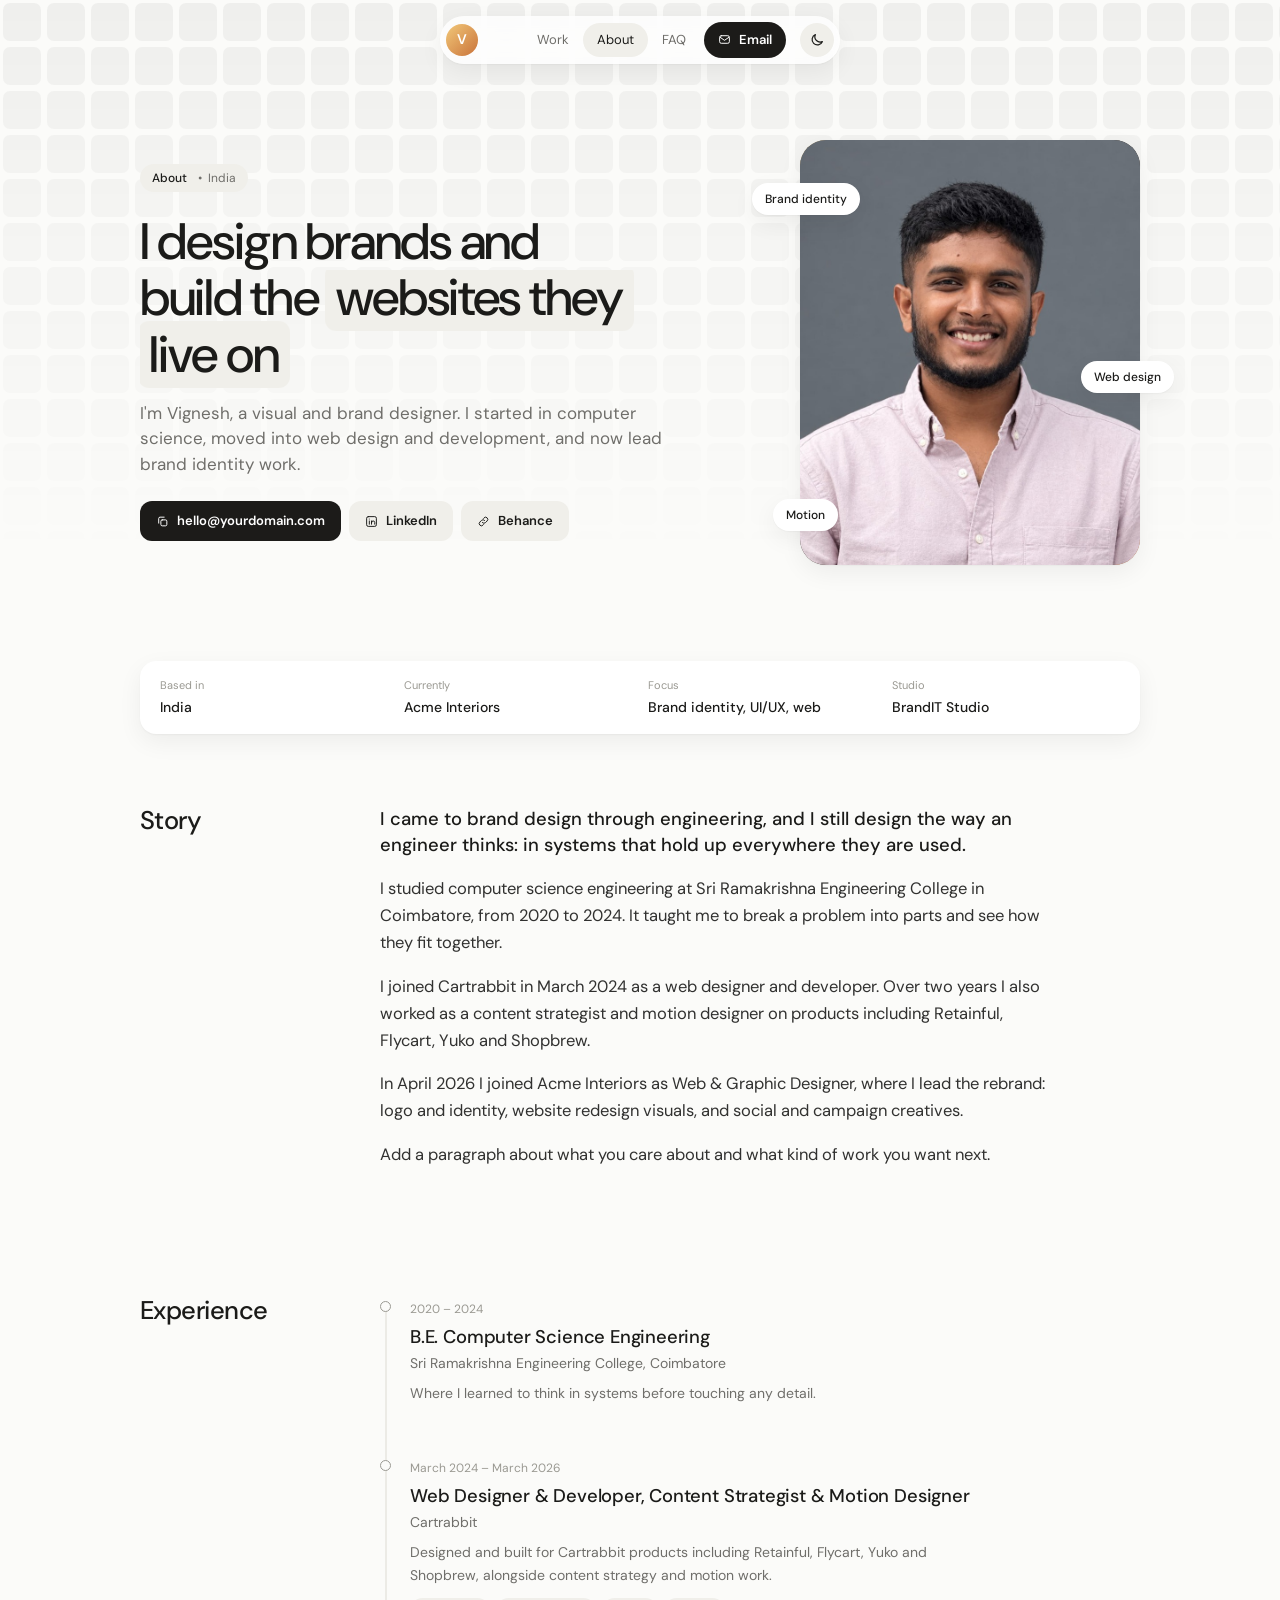
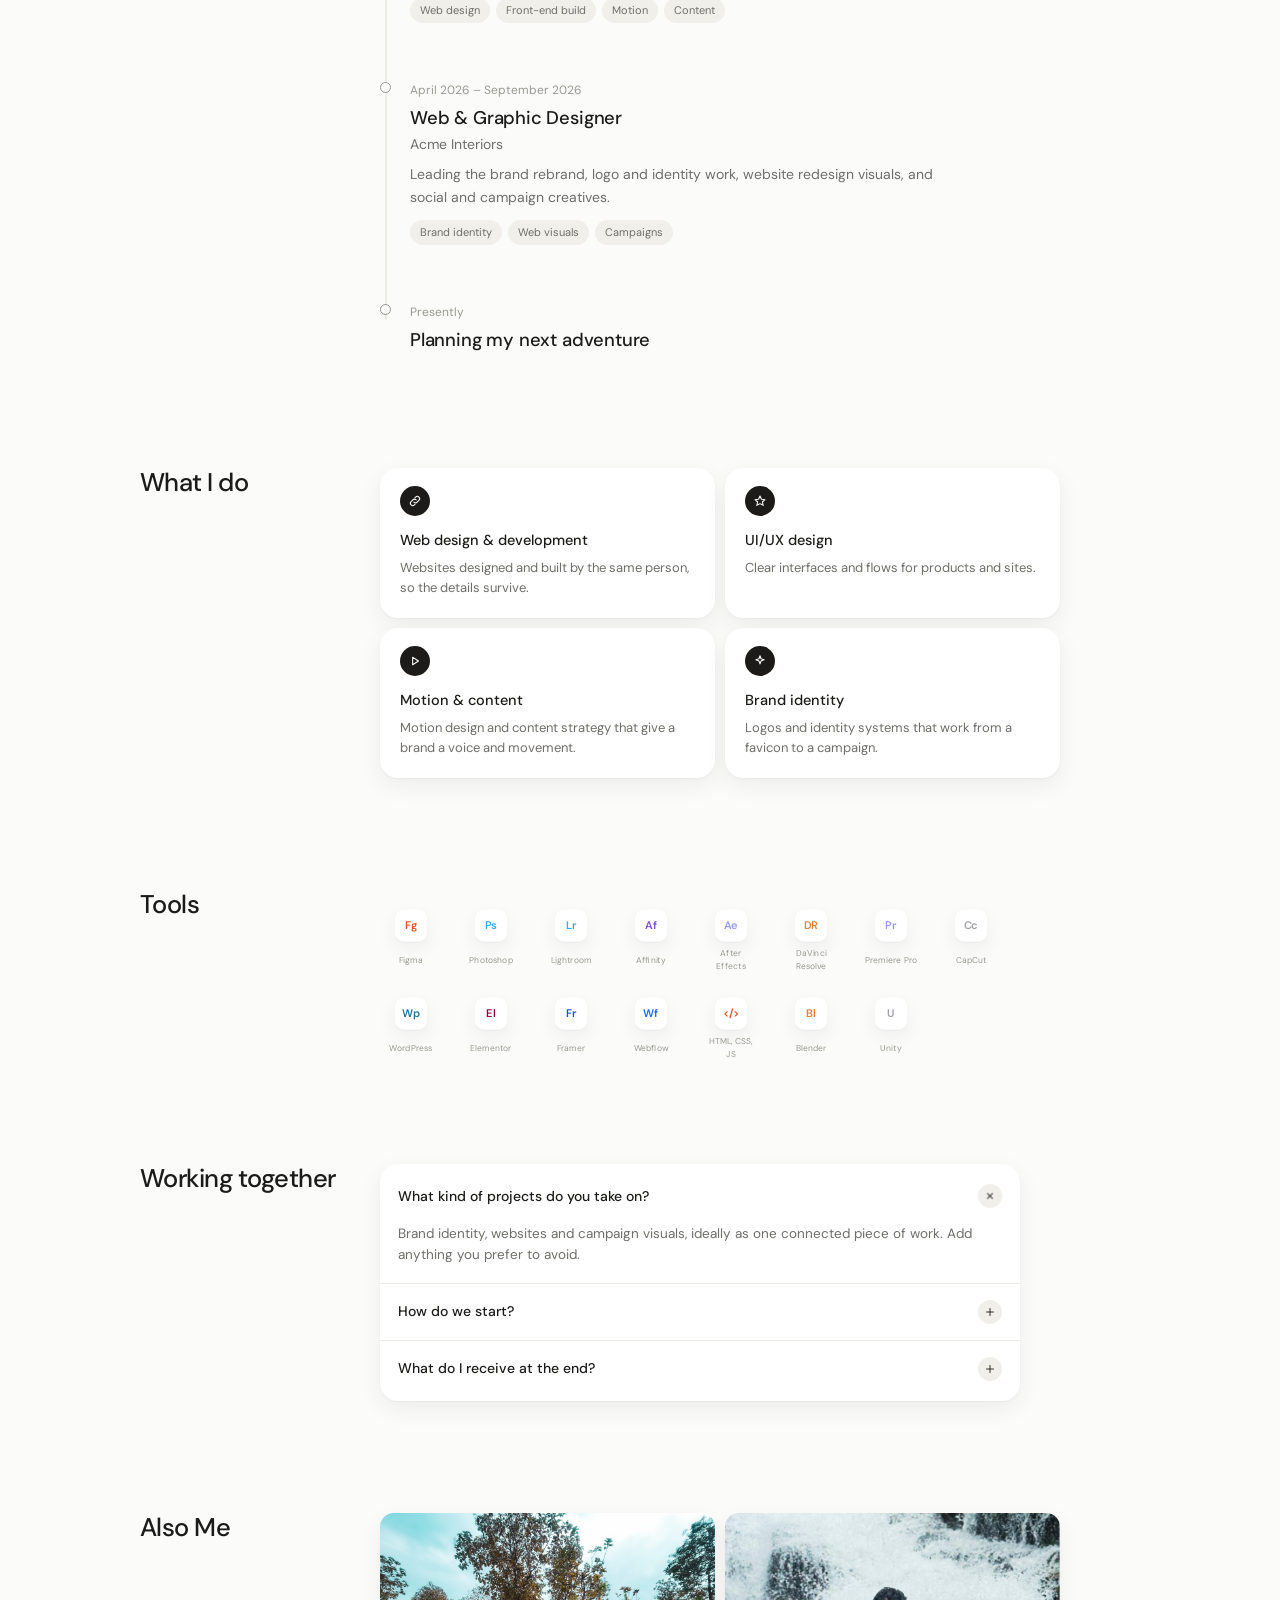
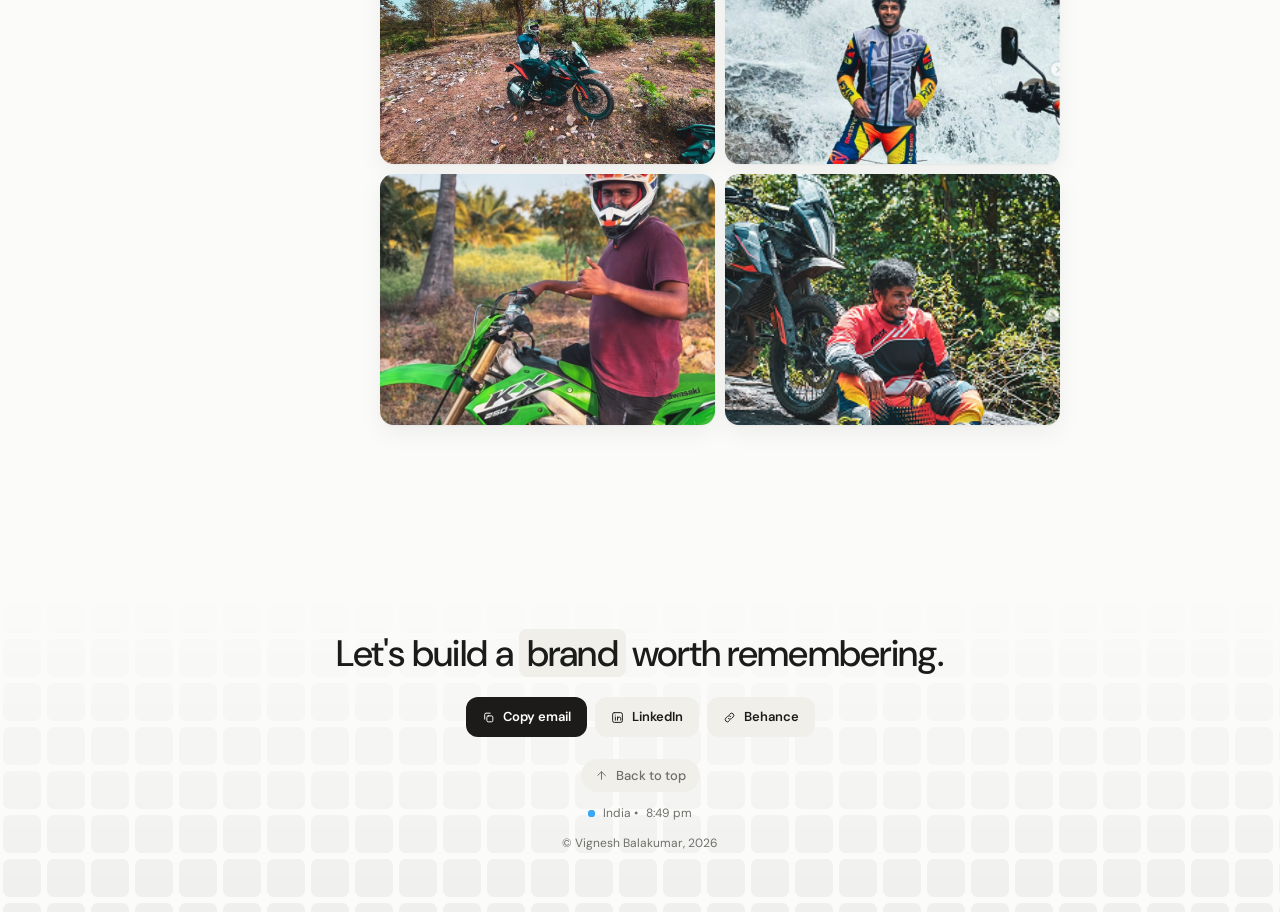
<file: about.html>
<!DOCTYPE html>
<html lang="en">
<head>
<meta charset="utf-8">
<meta name="viewport" content="width=device-width, initial-scale=1, viewport-fit=cover">
<link rel="icon" type="image/png" sizes="16x16" href="favicon-16x16.png">
<link rel="icon" type="image/png" sizes="32x32" href="favicon-32x32.png">
<link rel="apple-touch-icon" href="apple-touch-icon.png">
<link rel="manifest" href="site.webmanifest">
<title>About · Vignesh Balakumar</title>
<meta name="description" content="Vignesh Balakumar is a visual and brand designer in India working across brand identity, web design and motion.">
<meta name="theme-color" content="#FBFBF9">
<script>document.documentElement.classList.add("js");</script>
<link rel="preconnect" href="https://api.fontshare.com">
<link rel="preconnect" href="https://fonts.googleapis.com">
<link rel="stylesheet" href="https://api.fontshare.com/v2/css?f[]=general-sans@400,500,600&display=swap">
<link rel="stylesheet" href="https://fonts.googleapis.com/css2?family=DM+Sans:wght@400;500;600&display=swap">
<style>
@view-transition { navigation: auto; }
:root {
  --bg: #FBFBF9; --ink: #1B1B19; --muted: #6F6E6A; --faint: #9A9992;
  --chip: #F0EFEA; --card: #FFFFFF; --line: #ECEBE6;
  --btn: #1C1B19; --btn-ink: #FFFFFF;
  --grid: rgba(27,27,25,.05); --glow: rgba(59,167,245,.55);
  --shadow: 0 1px 2px rgba(20,20,18,.04), 0 8px 24px rgba(20,20,18,.06);
  --dot: #3BA7F5;
  --ease: cubic-bezier(.2,.7,.2,1);
  --font: "General Sans","DM Sans",system-ui,-apple-system,"Segoe UI",Roboto,"Helvetica Neue",Arial,sans-serif;
  --wrap: 1000px;
}
:root[data-theme="dark"] {
  --bg: #121211; --ink: #F2F1ED; --muted: #A09F98; --faint: #77766F;
  --chip: #242422; --card: #1A1A18; --line: #2A2A27;
  --btn: #F2F1ED; --btn-ink: #121211;
  --grid: rgba(255,255,255,.05); --glow: rgba(120,190,255,.5);
  --shadow: 0 1px 2px rgba(0,0,0,.3), 0 8px 24px rgba(0,0,0,.35);
}
*,*::before,*::after { box-sizing: border-box; }
html { scroll-behavior: smooth; scroll-padding-top: 90px; -webkit-text-size-adjust: 100%; }
body { margin: 0; background: var(--bg); color: var(--ink); font-family: var(--font); font-size: 16px; line-height: 1.5; -webkit-font-smoothing: antialiased; overflow-x: hidden; }
a { color: inherit; text-decoration: none; }
button { font: inherit; color: inherit; cursor: pointer; border: 0; background: none; }
:focus-visible { outline: 2px solid var(--dot); outline-offset: 3px; border-radius: 8px; }
.wrap { width: min(var(--wrap), 100% - 48px); margin-inline: auto; }
svg.i { width: 1em; height: 1em; flex: none; fill: none; stroke: currentColor; stroke-width: 1.8; stroke-linecap: round; stroke-linejoin: round; }

/* Theme switch circle reveal (only while toggling) */
html.theming::view-transition-old(root), html.theming::view-transition-new(root) { animation: none; mix-blend-mode: normal; }

/* Highlight chip that draws in */
.hl { background: var(--chip); border-radius: .22em; padding: 0 .22em; margin-inline: -.04em; -webkit-box-decoration-break: clone; box-decoration-break: clone; }
.js .hl { background: linear-gradient(var(--chip), var(--chip)) no-repeat 0 50% / 0% 100%; }
.js .hl.in { background-size: 100% 100%; transition: background-size .8s cubic-bezier(.65,0,.35,1) .25s; }
.hero .hl.in { transition-delay: .95s; }

/* Reveal on scroll */
.js [data-reveal] { opacity: 0; transform: translateY(20px); transition: opacity .8s var(--ease) var(--d,0s), transform .8s var(--ease) var(--d,0s); }
.js [data-reveal].in { opacity: 1; transform: none; }
.js .tool[data-reveal] { transform: translateY(14px) scale(.85); transition-timing-function: cubic-bezier(.34,1.56,.64,1); }
.js .cover[data-reveal] { opacity: 1; transform: none; clip-path: inset(0 0 100% 0 round 14px); transition: clip-path 1.05s cubic-bezier(.7,0,.2,1) var(--d,0s); }
.js .cover[data-reveal].in { clip-path: inset(0 0 0 0 round 14px); }

/* Grid texture with cursor glow */
.grid-bg {
  position: absolute; left: 0; right: 0; top: 0; height: 560px; z-index: -1; pointer-events: none;
  background-color: var(--grid);
  background-image: radial-gradient(circle 150px at var(--mx,50%) var(--my,-400px), var(--glow), transparent);
  -webkit-mask-image: url("data:image/svg+xml,%3Csvg xmlns='http://www.w3.org/2000/svg' width='44' height='44'%3E%3Crect x='3' y='3' width='38' height='38' rx='7' fill='black'/%3E%3C/svg%3E"), linear-gradient(#000 0%, transparent 100%);
  -webkit-mask-size: 44px 44px, 100% 100%; -webkit-mask-repeat: repeat, no-repeat; -webkit-mask-composite: source-in;
  mask-image: url("data:image/svg+xml,%3Csvg xmlns='http://www.w3.org/2000/svg' width='44' height='44'%3E%3Crect x='3' y='3' width='38' height='38' rx='7' fill='black'/%3E%3C/svg%3E"), linear-gradient(#000 0%, transparent 100%);
  mask-size: 44px 44px, 100% 100%; mask-repeat: repeat, no-repeat; mask-composite: intersect;
}
.grid-bg.bottom {
  top: auto; bottom: 0; height: 320px;
  -webkit-mask-image: url("data:image/svg+xml,%3Csvg xmlns='http://www.w3.org/2000/svg' width='44' height='44'%3E%3Crect x='3' y='3' width='38' height='38' rx='7' fill='black'/%3E%3C/svg%3E"), linear-gradient(transparent 0%, #000 100%);
  mask-image: url("data:image/svg+xml,%3Csvg xmlns='http://www.w3.org/2000/svg' width='44' height='44'%3E%3Crect x='3' y='3' width='38' height='38' rx='7' fill='black'/%3E%3C/svg%3E"), linear-gradient(transparent 0%, #000 100%);
}

/* Nav */
.nav {
  position: fixed; top: 16px; left: 0; right: 0; margin-inline: auto; width: 400px; max-width: calc(100% - 24px); z-index: 50; isolation: isolate;
  display: grid; grid-template-columns: 1fr auto 1fr; align-items: center; gap: 4px; padding: 6px; box-sizing: border-box;
  background: color-mix(in srgb, var(--card) 78%, transparent);
  -webkit-backdrop-filter: blur(14px); backdrop-filter: blur(14px);
  border-radius: 999px; box-shadow: var(--shadow);
  animation: navIn .8s var(--ease) both;
  transition: top .45s var(--ease), width .65s var(--ease), max-width .65s var(--ease), padding .55s var(--ease), border-radius .55s var(--ease), background .4s, backdrop-filter .4s, box-shadow .4s;
}
.nav.scrolled { top: 0; width: 970px; max-width: calc(100% - 24px); padding: 10px 24px; border-radius: 0; background: transparent; -webkit-backdrop-filter: none; backdrop-filter: none; box-shadow: none; }
.nav-backdrop { position: fixed; z-index: 49; inset: 0 0 auto; height: 56px; background: color-mix(in srgb, var(--card) 48%, transparent); -webkit-backdrop-filter: blur(22px) saturate(150%); backdrop-filter: blur(22px) saturate(150%); box-shadow: 0 1px 2px rgba(20,20,18,.06), 0 12px 32px rgba(20,20,18,.12); opacity: 0; pointer-events: none; transition: opacity .4s; }
.nav.scrolled + .nav-backdrop { opacity: 1; }
@keyframes navIn { from { opacity: 0; transform: translateY(-26px); } to { opacity: 1; transform: none; } }
.nav .avatar { grid-column: 1; justify-self: start; width: 32px; height: 32px; border-radius: 50%; display: grid; place-items: center; background: linear-gradient(135deg,#F2C879,#C9733A); color: #fff; font-weight: 600; font-size: 14px; margin-right: 4px; transition: transform .35s cubic-bezier(.34,1.56,.64,1); }
.nav .avatar:hover { transform: rotate(-12deg) scale(1.08); }
.menu-toggle { display: none; }
.nav-menu { display: contents; }
.links { position: relative; grid-column: 2; display: flex; }
.nav-actions { grid-column: 3; justify-self: end; display: flex; align-items: center; gap: 10px; }
.indicator { position: absolute; top: 0; bottom: 0; left: 0; width: 0; border-radius: 999px; background: var(--chip); opacity: 0; pointer-events: none; transition: transform .4s cubic-bezier(.3,.9,.3,1), width .4s cubic-bezier(.3,.9,.3,1), opacity .2s; }
.link { position: relative; z-index: 1; padding: 7px 14px; font-size: 13px; color: var(--muted); border-radius: 999px; transition: color .2s; }
.link:hover, .link.active { color: var(--ink); }
.pill-dark { display: inline-flex; align-items: center; gap: 8px; padding: 8px 14px; border-radius: 999px; background: var(--btn); color: var(--btn-ink); font-size: 13px; font-weight: 600; transition: transform .2s; }
.pill-dark:hover { transform: scale(1.04); }
.pill-dark:active { transform: scale(.97); }
.icon-btn { width: 34px; height: 34px; border-radius: 50%; display: grid; place-items: center; background: var(--chip); font-size: 16px; margin-left: 4px; transition: transform .4s cubic-bezier(.34,1.56,.64,1); }
.icon-btn:hover { transform: rotate(25deg); }

/* Progress bar (case study) */
.progress { position: fixed; top: 0; left: 0; right: 0; height: 3px; z-index: 60; background: var(--dot); transform-origin: left; transform: scaleX(0); }

/* Hero */
.hero { position: relative; padding: 150px 0 90px; }
.hero > .wrap { display: grid; grid-template-columns: 1.3fr 1fr; gap: 40px; align-items: end; }
.chip { display: inline-flex; align-items: center; gap: 8px; padding: 5px 12px; border-radius: 999px; background: var(--chip); font-size: 12px; color: var(--muted); }
.chip b { font-weight: 500; color: var(--ink); }
h1 { font-weight: 500; font-size: clamp(2.2rem,5vw,3.1rem); line-height: 1.1; letter-spacing: -.025em; margin: 22px 0 18px; }
.ln { display: block; overflow: hidden; padding-bottom: .1em; margin-bottom: -.1em; }
.ln > span { display: inline-block; animation: lineUp .95s cubic-bezier(.2,.8,.2,1) both; animation-delay: var(--d,0s); }
@keyframes lineUp { from { transform: translateY(108%); } to { transform: none; } }
.lede { color: var(--muted); font-size: 18px; margin: 0 0 20px; max-width: 34ch; }
.path { display: flex; flex-wrap: wrap; align-items: center; gap: 10px; font-size: 14px; margin-bottom: 24px; }
.path .arrow { color: var(--faint); }
.path .status { display: inline-flex; align-items: center; gap: 8px; }
.dot { width: 7px; height: 7px; border-radius: 50%; background: var(--dot); flex: none; position: relative; }
.dot::after { content: ""; position: absolute; inset: 0; border-radius: 50%; background: var(--dot); animation: ping 2.4s ease-out infinite; }
@keyframes ping { 0% { transform: scale(1); opacity: .6; } 70%,100% { transform: scale(3.2); opacity: 0; } }
.btn-row { display: flex; flex-wrap: wrap; gap: 8px; }
.pill { display: inline-flex; align-items: center; gap: 8px; padding: 10px 16px; border-radius: 12px; background: var(--chip); font-size: 13px; font-weight: 600; transition: transform .2s var(--ease), background .2s; }
.pill:hover { transform: translateY(-2px); }
.pill:active { transform: scale(.96); }
.pill.dark { background: var(--btn); color: var(--btn-ink); }
.hero-load > * { animation: rise .7s var(--ease) both; }
.hero-load > h1 { animation: none; }
.hero-load > *:nth-child(3) { animation-delay: .5s; }
.hero-load > *:nth-child(4) { animation-delay: .6s; }
.hero-load > *:nth-child(5) { animation-delay: .7s; }
@keyframes rise { from { opacity: 0; transform: translateY(12px); } to { opacity: 1; transform: none; } }

/* Hero stacked carousel */
.stack { position: relative; width: 100%; max-width: 380px; justify-self: end; margin-bottom: 18px; animation: stackIn 1s .55s var(--ease) both; }
@keyframes stackIn { from { opacity: 0; transform: translateX(40px) rotate(2deg); } to { opacity: 1; transform: none; } }
.stack::before, .stack::after { content: ""; position: absolute; height: 100%; border-radius: 18px; background: var(--card); box-shadow: var(--shadow); z-index: 0; transition: transform .45s var(--ease), opacity .3s; }
.stack::before { left: 14px; right: 14px; top: 8px; opacity: .7; }
.stack::after { left: 26px; right: 26px; top: 15px; opacity: .45; }
.stack:hover::before { transform: translateY(4px); }
.stack:hover::after { transform: translateY(9px); }
.stack-card { position: relative; z-index: 1; display: flex; align-items: center; gap: 14px; padding: 12px 14px 12px 12px; border-radius: 18px; background: var(--card); box-shadow: var(--shadow); transition: opacity .2s, transform .2s; }
.stack-card.swap { opacity: 0; transform: translateY(8px); }
.stack-ico { width: 56px; height: 56px; border-radius: 14px; flex: none; display: grid; place-items: center; color: #fff; font-weight: 600; font-size: 20px; }
.stack-txt { min-width: 0; flex: 1; }
.stack-meta { font-size: 11px; color: var(--faint); }
.stack-title { font-size: 14px; font-weight: 500; line-height: 1.3; }
.stack-next { width: 30px; height: 30px; border-radius: 50%; background: var(--chip); display: grid; place-items: center; flex: none; transition: transform .25s; }
.stack-next:hover { transform: translateX(3px); }
.dots { position: absolute; top: calc(100% + 28px); left: 50%; transform: translateX(-50%); display: flex; gap: 6px; padding: 6px 10px; border-radius: 999px; background: var(--chip); }
.dots button { position: relative; width: 6px; height: 6px; padding: 0; border-radius: 99px; background: var(--faint); opacity: .6; overflow: hidden; transition: width .35s var(--ease), opacity .3s; }
.dots button[aria-current="true"] { width: 24px; opacity: 1; background: color-mix(in srgb, var(--faint) 45%, transparent); }
.dots button::after { content: ""; position: absolute; inset: 0; background: var(--ink); transform-origin: left; transform: scaleX(0); }
.dots button.run::after { animation: fill 4.5s linear forwards; }
.stack:hover .dots button::after { animation-play-state: paused; }
@keyframes fill { to { transform: scaleX(1); } }

/* Sections */
h2 { font-weight: 500; font-size: 1.6rem; letter-spacing: -.02em; line-height: 1.2; margin: 0; }
section { padding-block: 70px; }

/* Work list */
.work-list { display: grid; gap: 56px; margin-top: 36px; padding-inline: 10px; }
.case { display: grid; grid-template-columns: 1.15fr 1fr; gap: 30px; align-items: center; }
.cover { position: relative; aspect-ratio: 16/10.4; border-radius: 14px; overflow: hidden; display: grid; place-items: center; color: #fff; isolation: isolate; box-shadow: var(--shadow); }
.case-cover-link { display: block; border-radius: 14px; }
.case-copy { display: block; color: inherit; text-decoration: none; }
.case-copy:focus-visible, .case-cover-link:focus-visible { outline: 2px solid var(--ink); outline-offset: 4px; border-radius: 8px; }
.cover::before { content: ""; position: absolute; inset: -6%; z-index: -1; background: var(--bg-cover); transform: translate3d(0,var(--py,0px),0) scale(var(--s,1)); transition: transform .9s var(--ease); }
.case:hover .cover, .next:hover .cover { --s: 1.07; }
.cover img { position: absolute; inset: 0; width: 100%; height: 100%; object-fit: cover; transform: scale(var(--s,1)); transition: transform .9s var(--ease); }
.cover .mark { font-weight: 600; font-size: clamp(1.5rem,3.4vw,2.2rem); letter-spacing: -.02em; text-align: center; padding: 0 20px; text-shadow: 0 2px 20px rgba(0,0,0,.25); transition: transform .6s var(--ease), letter-spacing .6s var(--ease); }
.case:hover .mark, .next:hover .mark { transform: scale(1.04); letter-spacing: -.01em; }
.case .meta, .next .meta { font-size: 12px; color: var(--faint); }
.case h3 { font-weight: 500; font-size: clamp(1.35rem,2.4vw,1.65rem); line-height: 1.2; letter-spacing: -.02em; margin: 8px 0 12px; max-width: 18ch; }
.case .desc { font-size: 14px; color: var(--muted); margin: 0 0 14px; max-width: 42ch; }
.tags { display: flex; flex-wrap: wrap; gap: 6px; margin-bottom: 16px; }
.tags span { padding: 4px 10px; border-radius: 999px; background: var(--chip); font-size: 11px; color: var(--muted); }
.read { display: inline-flex; align-items: center; gap: 4px; font-size: 13px; font-weight: 500; }
.read .i { transition: transform .25s var(--ease); }
.read:hover .i, .case:hover .read .i, .next:hover .read .i { transform: translateX(4px); }

/* About */
.about { display: grid; grid-template-columns: 240px 1fr; gap: 40px; align-items: start; }
.facts { margin-top: 18px; padding: 8px 18px; background: var(--card); border-radius: 14px; box-shadow: var(--shadow); font-size: 12px; }
.facts div { display: flex; justify-content: space-between; gap: 14px; padding: 9px 0; }
.facts dt { color: var(--faint); }
.facts dd { margin: 0; text-align: right; font-weight: 500; }
.about h3 { font-weight: 500; font-size: 1.6rem; line-height: 1.25; letter-spacing: -.02em; margin: 0 0 18px; }
.bullets { list-style: none; margin: 0; padding: 0; display: grid; gap: 14px; color: var(--muted); font-size: 16px; }
.bullets li { position: relative; padding-left: 20px; max-width: 62ch; }
.bullets li::before { content: ""; position: absolute; left: 4px; top: .7em; width: 5px; height: 5px; border-radius: 50%; background: var(--faint); }
.bullets li[hidden] { display: none; }
.toggle { margin-top: 20px; display: inline-flex; align-items: center; gap: 6px; padding: 8px 14px; border-radius: 999px; background: var(--chip); font-size: 12px; font-weight: 600; }
.toggle .i { transition: transform .3s; }
.toggle[aria-expanded="true"] .i { transform: rotate(180deg); }
.tools { margin-top: 56px; }
.tools h4 { margin: 0 0 12px; font-weight: 500; font-size: 13px; }
.tool-row { display: flex; flex-wrap: wrap; gap: 14px 18px; }
.tool { display: grid; justify-items: center; gap: 6px; width: 62px; font-size: 10px; color: var(--faint); text-align: center; }
.tool i { width: 38px; height: 38px; border-radius: 11px; display: grid; place-items: center; background: var(--card); box-shadow: var(--shadow); font-style: normal; font-weight: 600; font-size: 13px; transition: transform .35s cubic-bezier(.34,1.56,.64,1); }
.tool:hover i { transform: translateY(-5px) rotate(-6deg); }

/* FAQ */
.faq { margin-top: 28px; max-width: 640px; background: var(--card); border-radius: 18px; box-shadow: var(--shadow); padding: 4px 0; }
.faq-item + .faq-item { border-top: 1px solid var(--line); }
.faq-q { width: 100%; display: flex; justify-content: space-between; align-items: center; gap: 16px; padding: 16px 18px; text-align: left; font-size: 14px; font-weight: 500; }
.faq-q .tg { width: 24px; height: 24px; border-radius: 50%; background: var(--chip); display: grid; place-items: center; flex: none; font-size: 12px; transition: transform .35s var(--ease); }
.faq-q[aria-expanded="true"] .tg { transform: rotate(135deg); }
.faq-a { display: grid; grid-template-rows: 0fr; transition: grid-template-rows .35s ease; }
.faq-a.open { grid-template-rows: 1fr; }
.faq-a > div { overflow: hidden; }
.faq-a p { margin: 0; padding: 0 18px 18px; font-size: 13.5px; color: var(--muted); }

/* Footer */
footer { position: relative; text-align: center; padding: 110px 0 60px; margin-top: 40px; }
footer h2 { font-size: clamp(1.7rem,4vw,2.3rem); margin-bottom: 22px; }
footer .btn-row { justify-content: center; }
.foot-meta { display: grid; justify-items: center; gap: 12px; margin-top: 22px; font-size: 12px; color: var(--muted); }
.foot-meta .pill { font-weight: 500; color: var(--muted); padding: 7px 14px; border-radius: 999px; }
.foot-meta .where { display: inline-flex; align-items: center; gap: 8px; }

/* ===== Case study page ===== */
.case-hero { padding: 130px 0 30px; position: relative; }
.back { display: inline-flex; align-items: center; gap: 6px; padding: 6px 12px 6px 8px; border-radius: 999px; background: var(--chip); font-size: 12px; font-weight: 500; transition: transform .25s var(--ease); }
.back .i { transition: transform .25s var(--ease); }
.back:hover .i { transform: translateX(-3px); }
.case-hero .meta { margin: 26px 0 8px; font-size: 13px; color: var(--muted); }
.case-hero h1 { font-size: clamp(2.2rem,5.5vw,3.4rem); max-width: 16ch; margin: 0 0 18px; }
.case-hero .sub { color: var(--muted); font-size: 17px; max-width: 54ch; margin: 0 0 18px; }
.badge { display: inline-flex; align-items: center; gap: 8px; padding: 8px 14px; border-radius: 999px; background: var(--chip); font-size: 13px; font-weight: 500; }
.facts-bar { display: grid; grid-template-columns: repeat(4,1fr); gap: 16px; margin-top: 26px; padding: 16px 20px; background: var(--card); border-radius: 16px; box-shadow: var(--shadow); }
.facts-bar dt { font-size: 11px; color: var(--faint); margin-bottom: 3px; }
.facts-bar dd { margin: 0; font-size: 14px; font-weight: 500; }
.facts-bar a { display: inline-flex; align-items: center; gap: 4px; }
.hero-cover { margin-top: 22px; aspect-ratio: 2.3/1; border-radius: 20px; }
.js .hero-cover[data-reveal] { clip-path: inset(0 0 100% 0 round 20px); }
.js .hero-cover[data-reveal].in { clip-path: inset(0 0 0 0 round 20px); }
.hero-cover .mark { font-size: clamp(2rem,6vw,3.6rem); }

.doc { display: grid; grid-template-columns: 170px minmax(0,680px); gap: 40px; margin-top: 80px; }
.rail { position: sticky; top: 120px; align-self: start; height: max-content; }
.rail ul { list-style: none; margin: 0; padding: 0; display: grid; gap: 6px; }
.rail a { display: flex; align-items: center; gap: 12px; height: 18px; font-size: 12px; color: var(--faint); }
.rail i { display: block; height: 1.5px; width: 14px; background: var(--faint); opacity: .5; transition: width .4s var(--ease), background .3s, opacity .3s; }
.rail span { opacity: 0; transform: translateX(-6px); transition: opacity .3s, transform .3s var(--ease); white-space: nowrap; }
.rail a:hover span { opacity: 1; transform: none; }
.rail a.on { color: var(--ink); }
.rail a.on i { width: 44px; background: var(--ink); opacity: 1; }
.rail a.on span { opacity: 1; transform: none; }
.sec { margin-top: 96px; }
.sec:first-child { margin-top: 0; }
.sec h2 { margin-bottom: 20px; }
.sec h3 { font-weight: 500; font-size: 1.05rem; margin: 28px 0 12px; }
.prose p { margin: 0 0 16px; max-width: 62ch; color: color-mix(in srgb, var(--ink) 90%, transparent); line-height: 1.65; }
.lead { font-size: 1.12rem; font-weight: 500; line-height: 1.4; margin: 28px 0 12px; }
.card { background: var(--card); border-radius: 18px; box-shadow: var(--shadow); padding: 12px; }
.card.pad { padding: 20px 22px; }
figure { margin: 0 0 20px; }
figcaption, .cap { margin-top: 10px; font-size: 12px; color: var(--faint); }
.card + .cap, figure .cap { margin-top: 10px; }
.quote-card { display: grid; grid-template-columns: 34px 1fr; gap: 6px; padding: 22px; }
.quote-card .q, .insight .q { font-size: 44px; line-height: .8; color: var(--faint); opacity: .6; font-family: Georgia, serif; }
.quote-card p { margin: 0; font-size: 1.1rem; font-weight: 500; line-height: 1.4; }
.quote-card small { display: block; margin-top: 10px; font-size: 12px; color: var(--faint); font-weight: 400; }
.ph { position: relative; display: grid; place-items: center; width: 100%; aspect-ratio: var(--ar,16/9.5); border-radius: 12px; background: linear-gradient(135deg, var(--a,#E8EBF4), var(--b,#D3DBEE)); color: rgba(20,20,40,.45); font-size: 13px; font-weight: 500; overflow: hidden; }
:root[data-theme="dark"] .ph { color: rgba(255,255,255,.5); filter: brightness(.75); }
.ph img { position: absolute; inset: 0; width: 100%; height: 100%; object-fit: cover; }
.ph > .image-open, .cover > .image-open { position: absolute; inset: 0; }
.image-open img { cursor: zoom-in; }
.shot-open { display: block; cursor: zoom-in; }
.image-open:focus-visible { outline: 2px solid var(--ink); outline-offset: 3px; }
.image-lightbox { position: fixed; inset: 0; z-index: 1000; display: grid; place-items: center; padding: 76px 40px 40px; background: rgba(12,12,12,.84); backdrop-filter: blur(8px); }
.image-lightbox[hidden] { display: none; }
.image-lightbox-frame { position: relative; }
.image-lightbox img { display: block; width: auto; height: auto; max-width: 80vw; max-height: 80vh; padding: 8px; border-radius: 20px; background: #fff; object-fit: contain; box-shadow: 0 24px 80px rgba(0,0,0,.4); }
.image-lightbox button { position: absolute; top: 0; right: 0; display: grid; place-items: center; width: 42px; height: 42px; padding: 0; border: 1px solid rgba(255,255,255,.8); border-radius: 50%; background: #fff; color: #171717; box-shadow: 0 8px 26px rgba(0,0,0,.28); cursor: pointer; transform: translate(50%,-50%); transition: transform .2s, background .2s, box-shadow .2s; }
.image-lightbox button:hover { transform: translate(50%,-50%) scale(1.06); background: #f0f0f0; box-shadow: 0 12px 30px rgba(0,0,0,.35); }
.image-lightbox button svg { display: block; width: 18px; height: 18px; }
.image-lightbox button:focus-visible { outline: 2px solid #fff; outline-offset: 4px; }
@media (max-width: 600px) {
  .image-lightbox { padding: 72px 16px 20px; }
  .nav.scrolled { width: 100%; max-width: none; padding-inline: 12px; }
  .nav.scrolled .nav-actions { gap: 6px; }
  .nav.scrolled .link { padding-inline: 8px; }
}
.grid2 { display: grid; grid-template-columns: 1fr 1fr; gap: 16px; }
.grid3 { display: grid; grid-template-columns: repeat(3,1fr); gap: 16px; }

/* Feature viewer */
.viewer-stage { position: relative; }
.panel { position: absolute; inset: 0; opacity: 0; transform: scale(1.025); transition: opacity .6s var(--ease), transform .8s var(--ease); pointer-events: none; }
.panel.on { opacity: 1; transform: none; pointer-events: auto; }
.viewer-stage .sizer { visibility: hidden; }
.viewer-bar { display: flex; align-items: center; gap: 8px; margin-top: 14px; overflow-x: auto; scrollbar-width: none; padding-bottom: 2px; }
.viewer-bar::-webkit-scrollbar { display: none; }
.pause { width: 30px; height: 30px; border-radius: 50%; background: var(--chip); display: grid; place-items: center; flex: none; font-size: 13px; }
.tab { position: relative; padding: 7px 14px; border-radius: 999px; background: var(--chip); font-size: 12px; font-weight: 500; white-space: nowrap; overflow: hidden; transition: background .3s, color .3s; }
.tab[aria-selected="true"] { background: var(--btn); color: var(--btn-ink); }
.tab::after { content: ""; position: absolute; left: 0; right: 0; bottom: 0; height: 2px; background: currentColor; opacity: .5; transform-origin: left; transform: scaleX(0); }
.tab.run::after { animation: fill 4.5s linear forwards; }
.viewer.paused .tab::after, .viewer.wait .tab::after { animation-play-state: paused; }
.viewer-cap { margin: 12px 0 0; font-size: 12.5px; color: var(--muted); min-height: 1.5em; }

/* Diamond */

/* Stats */
.stat { position: relative; display: grid; grid-template-columns: 130px 1fr; gap: 18px; align-items: center; padding: 18px 0; }
.stat::before { content: ""; position: absolute; top: 0; left: 0; right: 0; height: 1px; background: var(--line); transform-origin: left; }
.js .stat::before { transform: scaleX(0); }
.js .stat.in::before { transform: scaleX(1); transition: transform 1.2s cubic-bezier(.6,0,.2,1) .1s; }
.stat b { font-weight: 400; font-size: 3rem; letter-spacing: -.03em; line-height: 1; font-variant-numeric: tabular-nums; }
.stat p { margin: 0; font-size: 14px; color: var(--muted); max-width: 40ch; }

/* Numbered questions */
.qs { padding: 6px 18px; }
.qs li { list-style: none; display: grid; grid-template-columns: 22px 1fr; gap: 12px; padding: 14px 0; font-size: 14px; line-height: 1.5; }
.qs li + li { border-top: 1px solid var(--line); }
.qs ol { margin: 0; padding: 0; }
.qs em { font-style: normal; width: 20px; height: 20px; border-radius: 50%; background: var(--chip); display: grid; place-items: center; font-size: 10px; color: var(--muted); margin-top: 2px; }

/* Insights */
.insights { display: flex; flex-direction: row; flex-wrap: wrap; gap: 10px; align-items: stretch; }
.insight { flex: 1 1 220px; min-height: 190px; padding: 20px 24px; }
.insight small { font-size: 11px; color: var(--faint); }
.insight h4 { margin: 8px 0 18px; font-weight: 500; font-size: clamp(2rem, 3vw, 2.5rem); line-height: 1.1; }
.insight blockquote { margin: 0; display: grid; grid-template-columns: 28px 1fr; font-size: 14px; color: var(--muted); line-height: 1.55; }

/* Slider */
.slider-view { overflow: hidden; border-radius: 18px; outline-offset: 4px; touch-action: pan-y; }
.slider-track { display: flex; transition: transform .6s var(--ease); }
.slide { flex: 0 0 100%; margin: 0; padding: 2px; }
.slide .card { margin: 0; }
.slider-ctl { display: flex; align-items: center; gap: 10px; margin-top: 14px; }
.slider-ctl button { width: 32px; height: 32px; border-radius: 50%; background: var(--chip); display: grid; place-items: center; transition: transform .2s, opacity .2s; }
.slider-ctl button:hover:not(:disabled) { transform: scale(1.1); }
.slider-ctl button:disabled { opacity: .4; cursor: default; }
.slider-ctl button.primary { background: var(--btn); color: var(--btn-ink); }
.slider-ctl .count { font-size: 12px; font-variant-numeric: tabular-nums; color: var(--muted); min-width: 52px; }
.slider-ctl .bar { flex: 0 1 180px; height: 2px; background: var(--line); border-radius: 2px; overflow: hidden; }
.slider-ctl .bar i { display: block; height: 100%; width: 0; background: var(--ink); transition: width .6s var(--ease); }

/* Outcomes */
.outcomes { display: grid; grid-template-columns: 1fr 1fr; gap: 10px; margin-bottom: 28px; }
.outcome { padding: 18px 20px 20px; }
.outcome .ico { width: 30px; height: 30px; border-radius: 50%; background: var(--btn); color: var(--btn-ink); display: grid; place-items: center; font-size: 14px; margin-bottom: 14px; transition: transform .5s cubic-bezier(.34,1.56,.64,1); }
.outcome:hover .ico { transform: rotate(-12deg) scale(1.12); }
.outcome h4 { margin: 0 0 6px; font-weight: 500; font-size: 14.5px; }
.outcome p { margin: 0; font-size: 13px; color: var(--muted); line-height: 1.55; }
.btn-dark { display: inline-flex; align-items: center; gap: 8px; padding: 10px 16px; border-radius: 12px; background: var(--btn); color: var(--btn-ink); font-size: 13px; font-weight: 600; transition: transform .2s; }
.btn-dark:hover { transform: translateY(-2px); }

/* Next case */
.next { display: grid; grid-template-columns: 1fr 1fr; gap: 28px; align-items: center; margin-top: 110px; padding-inline: 10px; }
.next h3 { font-weight: 500; font-size: 1.3rem; line-height: 1.25; letter-spacing: -.02em; margin: 6px 0 10px; max-width: 20ch; }
.next p { font-size: 14px; color: var(--muted); margin: 0 0 14px; max-width: 40ch; }
.next .cover { aspect-ratio: 16/9.2; }

@media (max-width: 900px) {
  .doc { grid-template-columns: 1fr; margin-top: 56px; }
  .rail { display: none; }
  .facts-bar { grid-template-columns: 1fr 1fr; }
}
@media (max-width: 820px) {
  .nav { grid-template-columns: 1fr auto; background: var(--card); -webkit-backdrop-filter: none; backdrop-filter: none; }
  .nav-backdrop { background: var(--card); -webkit-backdrop-filter: none; backdrop-filter: none; }
  .nav .avatar { grid-column: 1; }
  .menu-toggle { position: relative; grid-column: 2; display: grid; place-items: center; width: 36px; height: 36px; padding: 9px; border-radius: 50%; background: var(--chip); color: var(--ink); }
  .menu-toggle span { position: absolute; top: calc(50% - .75px); left: calc(50% - 9px); width: 18px; height: 1.5px; border-radius: 2px; background: currentColor; transition: transform .3s var(--ease), opacity .2s; }
  .menu-toggle span:first-child { transform: translateY(-5px); }
  .menu-toggle span:last-child { transform: translateY(5px); }
  .menu-toggle[aria-expanded="true"] span:first-child { transform: rotate(45deg); }
  .menu-toggle[aria-expanded="true"] span:nth-child(2) { opacity: 0; }
  .menu-toggle[aria-expanded="true"] span:last-child { transform: rotate(-45deg); }
  .nav-menu { position: absolute; top: calc(100% + 8px); left: 0; right: 0; display: flex; flex-direction: column; gap: 8px; max-height: 0; padding: 0 14px; overflow: hidden; visibility: hidden; opacity: 0; transform: translateY(-6px); border: 1px solid transparent; border-radius: 16px; background: var(--card); box-shadow: var(--shadow); pointer-events: none; transition: max-height .35s var(--ease), padding .35s var(--ease), opacity .25s, transform .35s var(--ease), visibility .35s, border-color .25s; }
  .nav.mobile-open { width: calc(100% - 24px); border-radius: 18px; background: var(--card); }
  .nav.mobile-open .nav-menu { max-height: 320px; padding: 12px 14px 14px; visibility: visible; opacity: 1; transform: none; border-color: var(--line); pointer-events: auto; }
  .nav .links { display: flex; flex-direction: column; grid-column: auto; width: 100%; }
  .nav .links .indicator { display: none; }
  .nav .link, .nav .link.opt { display: block; padding: 10px 12px; }
  .nav .nav-actions { display: flex; grid-column: auto; justify-self: stretch; justify-content: space-between; width: 100%; padding-top: 10px; border-top: 1px solid var(--line); }
  .nav .nav-actions .pill-dark { flex: 1; justify-content: center; }
  .nav .nav-actions .icon-btn { margin-left: 0; }
  .nav.scrolled.mobile-open { width: 100%; max-width: none; border-radius: 0; background: var(--card); -webkit-backdrop-filter: none; backdrop-filter: none; }
  .nav.scrolled.mobile-open .nav-menu { top: 100%; border-radius: 0 0 18px 18px; }
  .hero { padding-top: 120px; }
  .hero > .wrap { grid-template-columns: 1fr; }
  .stack { justify-self: start; margin-bottom: 56px; }
  .case, .next { grid-template-columns: 1fr; gap: 18px; }
  .work-list { padding-inline: 0; gap: 48px; }
  .about { grid-template-columns: 1fr; gap: 24px; }
  .facts { max-width: 320px; }
  .link.opt { display: none; }
  .grid2, .grid3, .outcomes { grid-template-columns: 1fr; }
  .stat { grid-template-columns: 96px 1fr; }
  .stat b { font-size: 2.4rem; }
}
@media (max-width: 480px) {
  .link { padding: 7px 10px; }
  .nav.scrolled .link { padding-inline: 6px; }
  .nav.scrolled .pill-dark { padding-inline: 10px; }
}
@media (prefers-reduced-motion: reduce) {
  *,*::before,*::after { animation: none !important; transition: none !important; scroll-behavior: auto !important; }
  .js [data-reveal], .js .cover[data-reveal] { opacity: 1 !important; transform: none !important; clip-path: none !important; }
}

/* Case hero entrance */
.hero-in { animation: rise .7s var(--ease) both; }
.case-hero .badge, .case-hero .back { display: inline-flex; }
.case-hero .meta.hero-in { display: block; }

/* ===== About page ===== */
.about-hero { padding: 140px 0 70px; }
.about-hero > .wrap { display: grid; grid-template-columns: 1.35fr 1fr; gap: 48px; align-items: center; }
.about-hero h1 { max-width: none; font-size: clamp(2.2rem,5vw,3.2rem); margin: 22px 0 18px; }
.about-hero .lede { max-width: 46ch; font-size: 17px; margin-bottom: 24px; }
.portrait-wrap { position: relative; justify-self: end; width: min(100%, 340px); perspective: 900px; animation: stackIn 1s .45s var(--ease) both; }
.portrait { position: relative; aspect-ratio: 4/5; border-radius: 26px; overflow: hidden; display: grid; place-items: center; color: #fff; box-shadow: var(--shadow); background: radial-gradient(90% 70% at 20% 15%, #F2C879 0%, transparent 60%), radial-gradient(80% 80% at 90% 95%, #C9733A 0%, transparent 62%), #2A211A; transform: rotateX(var(--rx,0deg)) rotateY(var(--ry,0deg)); transition: transform .35s var(--ease); isolation: isolate; }
.portrait .initial { font-size: 7rem; font-weight: 500; letter-spacing: -.04em; text-shadow: 0 6px 40px rgba(0,0,0,.25); }
.portrait img { position: absolute; inset: 0; width: 100%; height: 100%; object-fit: cover; }
.portrait .note { position: absolute; bottom: 14px; left: 14px; font-size: 11px; padding: 4px 10px; border-radius: 999px; background: rgba(255,255,255,.18); -webkit-backdrop-filter: blur(8px); backdrop-filter: blur(8px); }
.about-gallery { display: grid; grid-template-columns: repeat(2, minmax(0, 1fr)); gap: 10px; }
.about-gallery-slot { aspect-ratio: 4/3; margin: 0; overflow: hidden; border-radius: 14px; background: var(--card); box-shadow: var(--shadow); }
.about-gallery-slot img { display: block; width: 100%; height: 100%; object-fit: cover; }
.float-chip { position: absolute; padding: 7px 13px; border-radius: 999px; background: var(--card); box-shadow: var(--shadow); font-size: 12px; font-weight: 500; white-space: nowrap; animation: bob 5s ease-in-out infinite; }
.float-chip.c1 { top: 10%; left: -14%; }
.float-chip.c2 { top: 52%; right: -10%; animation-delay: -1.7s; }
.float-chip.c3 { bottom: 8%; left: -8%; animation-delay: -3.2s; }
@keyframes bob { 0%,100% { transform: translateY(0); } 50% { transform: translateY(-9px); } }

.split { display: grid; grid-template-columns: 200px minmax(0,1fr); gap: 40px; padding-block: 56px; }
.split > h2 { position: sticky; top: 110px; align-self: start; }
.split .body { max-width: 680px; }
.split .prose p { font-size: 16.5px; }
.split .prose p:first-child { font-size: 1.15rem; font-weight: 500; line-height: 1.45; color: var(--ink); }

.timeline { position: relative; padding-left: 30px; --p: 0; }
.timeline::before, .timeline::after { content: ""; position: absolute; left: 5px; top: 8px; bottom: 34px; width: 1.5px; }
.timeline::before { background: var(--line); }
.timeline::after { background: var(--ink); transform-origin: top; transform: scaleY(var(--p)); }
.tl-item { position: relative; padding-bottom: 38px; }
.tl-item:last-child { padding-bottom: 0; }
.tl-item::before { content: ""; position: absolute; left: -30px; top: 5px; width: 11px; height: 11px; border-radius: 50%; background: var(--bg); border: 1.5px solid var(--faint); transition: background .4s, border-color .4s, transform .5s cubic-bezier(.34,1.56,.64,1); }
.tl-item.on::before { background: var(--ink); border-color: var(--ink); transform: scale(1.2); }
.tl-item small { font-size: 12px; color: var(--faint); }
.tl-item h3 { margin: 4px 0 2px; font-weight: 500; font-size: 1.15rem; letter-spacing: -.01em; }
.tl-item .org { font-size: 14px; color: var(--muted); margin-bottom: 8px; }
.tl-item p { margin: 0 0 12px; font-size: 14px; color: var(--muted); max-width: 56ch; line-height: 1.6; }

.about-actions { display: flex; flex-wrap: wrap; align-items: center; gap: 16px; margin-top: 20px; }
.about-actions .toggle { margin-top: 0; }

@media (max-width: 900px) {
  .about-hero > .wrap { grid-template-columns: 1fr; gap: 36px; }
  .portrait-wrap { justify-self: start; width: min(100%, 300px); margin-left: 14px; }
  .split { grid-template-columns: 1fr; gap: 20px; padding-block: 40px; }
  .split > h2 { position: static; }
}

/* ===== View more + Projects page ===== */
.more-row { display: flex; justify-content: center; margin-top: 64px; }
.pill.big { padding: 14px 22px; font-size: 14px; border-radius: 14px; }
.pill.big .i { transition: transform .3s var(--ease); }
.pill.big:hover .i { transform: translateX(4px); }

.projects-hero { padding: 140px 0 40px; }
.projects-hero h1 { max-width: none; }
.projects-hero .lede { max-width: 48ch; margin-bottom: 0; }
.filter-bar { display: flex; flex-wrap: wrap; align-items: center; justify-content: space-between; gap: 14px; margin: 36px 0 34px; }
.filters { display: flex; flex-wrap: wrap; gap: 8px; }
.filt { padding: 8px 15px; border-radius: 999px; background: var(--chip); font-size: 13px; font-weight: 500; transition: background .3s, color .3s, transform .2s; }
.filt:hover { transform: translateY(-2px); }
.filt:active { transform: scale(.96); }
.filt[aria-pressed="true"] { background: var(--btn); color: var(--btn-ink); }
.count-note { font-size: 12px; color: var(--faint); font-variant-numeric: tabular-nums; }
.proj-grid { display: grid; grid-template-columns: 1fr 1fr; gap: 44px 28px; padding-bottom: 20px; }
.proj { transition: opacity .28s ease, transform .35s var(--ease); }
.proj.out { opacity: 0; transform: scale(.95) translateY(8px); }
.proj[hidden] { display: none; }
.proj-in { display: block; }
.proj .cover { aspect-ratio: 16/10.4; }
.proj:hover .cover { --s: 1.07; }
.proj:hover .mark { transform: scale(1.04); letter-spacing: -.01em; }
.proj:hover .read .i { transform: translateX(4px); }
.proj .meta { margin-top: 16px; font-size: 12px; color: var(--faint); }
.proj h3 { font-weight: 500; font-size: 1.3rem; line-height: 1.25; letter-spacing: -.02em; margin: 6px 0 10px; max-width: 22ch; }
.proj .desc { font-size: 14px; color: var(--muted); margin: 0 0 12px; max-width: 42ch; }
.proj.empty .proj-in { display: grid; place-items: center; text-align: center; min-height: 100%; aspect-ratio: 16/10.4; border-radius: 14px; border: 1.5px dashed var(--faint); color: var(--muted); font-size: 14px; padding: 20px; transition: background .3s; }
.proj.empty:hover .proj-in { background: var(--chip); }
@media (max-width: 820px) { .proj-grid { grid-template-columns: 1fr; } }

/* ===== View more + Projects page ===== */
.more-work { display: flex; justify-content: center; margin-top: 64px; }
.more-work .pill { padding: 13px 22px; font-size: 14px; border-radius: 14px; }
.more-work .pill .i { transition: transform .25s var(--ease); }
.more-work .pill:hover .i { transform: translateX(4px); }

.proj-head { display: flex; flex-wrap: wrap; align-items: center; justify-content: space-between; gap: 16px; margin-top: 34px; }
.filters { display: flex; flex-wrap: wrap; gap: 8px; }
.fchip { padding: 8px 15px; border-radius: 999px; background: var(--chip); font-size: 12.5px; font-weight: 500; transition: background .25s, color .25s, transform .2s; }
.fchip:hover { transform: translateY(-1px); }
.fchip[aria-pressed="true"] { background: var(--btn); color: var(--btn-ink); }
.proj-count { font-size: 12.5px; color: var(--faint); font-variant-numeric: tabular-nums; }
.proj-grid { display: grid; grid-template-columns: 1fr 1fr; gap: 48px 28px; margin-top: 30px; padding-bottom: 20px; }
.proj[hidden] { display: none; }
.proj-in { display: block; transition: opacity .22s ease, transform .22s ease; }
.proj.out .proj-in { opacity: 0; transform: scale(.96); }
.proj .cover { aspect-ratio: 16/10.4; }
.proj:hover .cover { --s: 1.07; }
.proj:hover .mark { transform: scale(1.04); letter-spacing: -.01em; }
.proj:hover .read .i { transform: translateX(4px); }
.proj .meta { font-size: 12px; color: var(--faint); margin-top: 16px; }
.proj h3 { font-weight: 500; font-size: 1.25rem; line-height: 1.25; letter-spacing: -.02em; margin: 6px 0 8px; max-width: 22ch; }
.proj .desc { font-size: 14px; color: var(--muted); margin: 0 0 12px; max-width: 42ch; }
.proj .tags { margin-bottom: 14px; }
.proj-empty { display: none; text-align: center; color: var(--muted); font-size: 14px; padding: 40px 0; }
.proj-empty.show { display: block; }
@media (max-width: 820px) { .proj-grid { grid-template-columns: 1fr; gap: 40px; } }

/* Case page additions */
.shot { display: block; width: 100%; height: auto; border-radius: 12px; }
.facts-bar { grid-template-columns: repeat(auto-fit, minmax(150px, 1fr)); }
.preview-banner { position: fixed; left: 0; right: 0; bottom: 0; z-index: 70; text-align: center; padding: 8px; font-size: 12px; font-weight: 500; background: var(--btn); color: var(--btn-ink); }
.adm-fields select, .adm-case select { width: 100%; font: inherit; font-size: 14px; color: var(--ink); background: var(--bg); border: 1px solid var(--line); border-radius: 10px; padding: 9px 12px; }

</style>
</head>
<body id="top">
<svg width="0" height="0" style="position:absolute" aria-hidden="true">
  <symbol id="i-copy" viewBox="0 0 24 24"><rect x="9" y="9" width="11" height="11" rx="2.5"/><path d="M5 15V6.5A2.5 2.5 0 0 1 7.5 4H15"/></symbol>
  <symbol id="i-mail" viewBox="0 0 24 24"><rect x="3" y="5" width="18" height="14" rx="3"/><path d="m4 8 8 5.5L20 8"/></symbol>
  <symbol id="i-in" viewBox="0 0 24 24"><rect x="3" y="3" width="18" height="18" rx="3"/><path d="M8 11v6M8 7.5v.01M12 17v-6m0 3a3 3 0 0 1 6 0v3"/></symbol>
  <symbol id="i-link" viewBox="0 0 24 24"><path d="M10 14a4 4 0 0 0 5.7 0l3-3a4 4 0 0 0-5.7-5.7l-1 1"/><path d="M14 10a4 4 0 0 0-5.7 0l-3 3A4 4 0 0 0 11 18.7l1-1"/></symbol>
  <symbol id="i-moon" viewBox="0 0 24 24"><path d="M20 14.5A8 8 0 0 1 9.5 4 8 8 0 1 0 20 14.5Z"/></symbol>
  <symbol id="i-sun" viewBox="0 0 24 24"><circle cx="12" cy="12" r="4"/><path d="M12 2v2M12 20v2M4.9 4.9l1.4 1.4M17.7 17.7l1.4 1.4M2 12h2M20 12h2M4.9 19.1l1.4-1.4M17.7 6.3l1.4-1.4"/></symbol>
  <symbol id="i-right" viewBox="0 0 24 24"><path d="m9 6 6 6-6 6"/></symbol>
  <symbol id="i-left" viewBox="0 0 24 24"><path d="m15 6-6 6 6 6"/></symbol>
  <symbol id="i-down" viewBox="0 0 24 24"><path d="m6 9 6 6 6-6"/></symbol>
  <symbol id="i-plus" viewBox="0 0 24 24"><path d="M12 5v14M5 12h14"/></symbol>
  <symbol id="i-up" viewBox="0 0 24 24"><path d="M12 19V5M5 12l7-7 7 7"/></symbol>
  <symbol id="i-ext" viewBox="0 0 24 24"><path d="M7 17 17 7M9 7h8v8"/></symbol>
  <symbol id="i-pause" viewBox="0 0 24 24"><path d="M9 6v12M15 6v12"/></symbol>
  <symbol id="i-play" viewBox="0 0 24 24"><path d="M8 5.5v13l10-6.5Z"/></symbol>
  <symbol id="i-shield" viewBox="0 0 24 24"><path d="M12 3 5 6v5c0 4.5 3 8 7 10 4-2 7-5.5 7-10V6l-7-3Z"/><path d="m9 12 2 2 4-4"/></symbol>
  <symbol id="i-check" viewBox="0 0 24 24"><circle cx="12" cy="12" r="9"/><path d="m8.5 12.5 2.5 2.5 4.5-5"/></symbol>
  <symbol id="i-users" viewBox="0 0 24 24"><circle cx="9" cy="8" r="3.2"/><path d="M3 19c0-3.3 2.7-5.5 6-5.5s6 2.2 6 5.5"/><circle cx="17" cy="9" r="2.5"/><path d="M17.5 13.8c2.2.3 3.8 2 3.8 4.2"/></symbol>
  <symbol id="i-star" viewBox="0 0 24 24"><path d="m12 3.5 2.6 5.5 5.9.7-4.4 4 1.3 5.8-5.4-3-5.4 3 1.3-5.8-4.4-4 5.9-.7Z"/></symbol>
  <symbol id="i-spark" viewBox="0 0 24 24"><path d="m12 3 1.8 5.2L19 10l-5.2 1.8L12 17l-1.8-5.2L5 10l5.2-1.8Z"/></symbol>
</svg>

<nav class="nav" aria-label="Primary">
  <a class="avatar" href="index.html" aria-label="Home">V</a>
  <button class="menu-toggle" type="button" aria-label="Open navigation menu" aria-expanded="false" aria-controls="primaryMenu"><span></span><span></span><span></span></button>
  <div class="nav-menu" id="primaryMenu">
    <div class="links">
      <i class="indicator" aria-hidden="true"></i>
      <a class="link" href="index.html#work">Work</a>
      <a class="link active" href="about.html">About</a>
      <a class="link opt" href="index.html#faq">FAQ</a>
    </div>
    <div class="nav-actions">
      <a class="pill-dark" data-mail href="mailto:hello@yourdomain.com"><svg class="i"><use href="#i-mail"/></svg>Email</a>
      <button class="icon-btn" id="theme" type="button" aria-label="Switch to dark mode"><svg class="i"><use href="#i-moon"/></svg></button>
    </div>
  </div>
</nav>
<div class="nav-backdrop" aria-hidden="true"></div>


<header class="case-hero about-hero">
  <div class="grid-bg"></div>
  <div class="wrap">
    <div class="hero-load">
      <span class="chip"><b>About</b> &nbsp;&bull;&nbsp; India</span>
      <h1>
        <span class="ln"><span style="--d:.15s">I design brands and</span></span>
        <span class="ln"><span style="--d:.3s">build the <span class="hl">websites they live on</span></span></span>
      </h1>
      <p class="lede">I'm Vignesh, a visual and brand designer. I started in computer science, moved into web design and development, and now lead brand identity work.</p>
      <div class="btn-row">
        <button class="pill dark" type="button" data-copy><svg class="i"><use href="#i-copy"/></svg><span data-email>hello@yourdomain.com</span></button>
        <a class="pill" href="#"><svg class="i"><use href="#i-in"/></svg>LinkedIn</a>
        <a class="pill" href="#"><svg class="i"><use href="#i-link"/></svg>Behance</a>
      </div>
    </div>

    <div class="portrait-wrap">
      <div class="portrait">
        <img src="images/vignesh.jpeg" alt="Portrait of Vignesh Balakumar">
      </div>
      <span class="float-chip c1">Brand identity</span>
      <span class="float-chip c2">Web design</span>
      <span class="float-chip c3">Motion</span>
    </div>
  </div>
</header>

<main>
  <div class="wrap">

    <dl class="facts-bar" data-reveal>
      <div><dt>Based in</dt><dd>India</dd></div>
      <div><dt>Currently</dt><dd>Acme Interiors</dd></div>
      <div><dt>Focus</dt><dd>Brand identity, UI/UX, web</dd></div>
      <div><dt>Studio</dt><dd>BrandIT Studio</dd></div>
    </dl>

    <section class="split" id="story">
      <h2 data-reveal>Story</h2>
      <div class="body prose" data-stagger=".1">
        <p>I came to brand design through engineering, and I still design the way an engineer thinks: in systems that hold up everywhere they are used.</p>
        <p>I studied computer science engineering at Sri Ramakrishna Engineering College in Coimbatore, from 2020 to 2024. It taught me to break a problem into parts and see how they fit together.</p>
        <p>I joined Cartrabbit in March 2024 as a web designer and developer. Over two years I also worked as a content strategist and motion designer on products including Retainful, Flycart, Yuko and Shopbrew.</p>
        <p>In April 2026 I joined Acme Interiors as Web &amp; Graphic Designer, where I lead the rebrand: logo and identity, website redesign visuals, and social and campaign creatives.</p>
        <p>Add a paragraph about what you care about and what kind of work you want next.</p>
      </div>
    </section>

    <section class="split" id="experience">
      <h2 data-reveal>Experience</h2>
      <div class="body">
        <div class="timeline">
          <div class="tl-item" data-reveal>
            <small>2020 &ndash; 2024</small>
            <h3>B.E. Computer Science Engineering</h3>
            <div class="org">Sri Ramakrishna Engineering College, Coimbatore</div>
            <p>Where I learned to think in systems before touching any detail.</p>
          </div>
          <div class="tl-item" data-reveal>
            <small>March 2024 &ndash; March 2026</small>
            <h3>Web Designer &amp; Developer, Content Strategist &amp; Motion Designer</h3>
            <div class="org">Cartrabbit</div>
            <p>Designed and built for Cartrabbit products including Retainful, Flycart, Yuko and Shopbrew, alongside content strategy and motion work.</p>
            <div class="tags"><span>Web design</span><span>Front-end build</span><span>Motion</span><span>Content</span></div>
          </div>
          <div class="tl-item" data-reveal>
            <small>April 2026 &ndash; September 2026</small>
            <h3>Web &amp; Graphic Designer</h3>
            <div class="org">Acme Interiors</div>
            <p>Leading the brand rebrand, logo and identity work, website redesign visuals, and social and campaign creatives.</p>
            <div class="tags"><span>Brand identity</span><span>Web visuals</span><span>Campaigns</span></div>
          </div>
          <div class="tl-item" data-reveal>
            <small>Presently</small>
            <h3>Planning my next adventure</h3>
          </div>
        </div>
      </div>
    </section>

    <section class="split" id="skills">
      <h2 data-reveal>What I do</h2>
      <div class="body">
        <div class="outcomes" data-stagger=".09" style="margin-bottom:0">
          <div class="card outcome"><span class="ico"><svg class="i"><use href="#i-link"/></svg></span><h4>Web design &amp; development</h4><p>Websites designed and built by the same person, so the details survive.</p></div>
          <div class="card outcome"><span class="ico"><svg class="i"><use href="#i-star"/></svg></span><h4>UI/UX design</h4><p>Clear interfaces and flows for products and sites.</p></div>
          <div class="card outcome"><span class="ico"><svg class="i"><use href="#i-play"/></svg></span><h4>Motion &amp; content</h4><p>Motion design and content strategy that give a brand a voice and movement.</p></div>
          <div class="card outcome"><span class="ico"><svg class="i"><use href="#i-spark"/></svg></span><h4>Brand identity</h4><p>Logos and identity systems that work from a favicon to a campaign.</p></div>
        </div>
      </div>
    </section>

    <section class="split" id="tools">
      <h2 data-reveal>Tools</h2>
      <div class="body">
        <div class="tool-row" data-stagger=".06">
          <div class="tool"><i style="color:#F24E1E">Fg</i>Figma</div>
          <div class="tool"><i style="color:#31A8FF">Ps</i>Photoshop</div>
          <div class="tool"><i style="color:#31A8FF">Lr</i>Lightroom</div>
          <div class="tool"><i style="color:#7E4DD2">Af</i>Affinity</div>
          <div class="tool"><i style="color:#9999FF">Ae</i>After Effects</div>
          <div class="tool"><i style="color:#E68435">DR</i>DaVinci Resolve</div>
          <div class="tool"><i style="color:#9999FF">Pr</i>Premiere Pro</div>
          <div class="tool"><i style="color:#A1A1AA">Cc</i>CapCut</div>
          <div class="tool"><i style="color:#21759B">Wp</i>WordPress</div>
          <div class="tool"><i style="color:#92003B">El</i>Elementor</div>
          <div class="tool"><i style="color:#0055FF">Fr</i>Framer</div>
          <div class="tool"><i style="color:#146EF5">Wf</i>Webflow</div>
          <div class="tool"><i style="color:#E34F26">&lt;/&gt;</i>HTML, CSS, JS</div>
          <div class="tool"><i style="color:#F5792A">Bl</i>Blender</div>
          <div class="tool"><i style="color:#A1A1AA">U</i>Unity</div>
        </div>
      </div>
    </section>

    <section class="split" id="faq">
      <h2 data-reveal>Working together</h2>
      <div class="body">
        <div class="faq" data-reveal style="margin-top:0">
          <div class="faq-item">
            <button class="faq-q" type="button" aria-expanded="true" aria-controls="a1" id="q1">What kind of projects do you take on?<span class="tg"><svg class="i"><use href="#i-plus"/></svg></span></button>
            <div class="faq-a open" id="a1" role="region" aria-labelledby="q1"><div><p>Brand identity, websites and campaign visuals, ideally as one connected piece of work. Add anything you prefer to avoid.</p></div></div>
          </div>
          <div class="faq-item">
            <button class="faq-q" type="button" aria-expanded="false" aria-controls="a2" id="q2">How do we start?<span class="tg"><svg class="i"><use href="#i-plus"/></svg></span></button>
            <div class="faq-a" id="a2" role="region" aria-labelledby="q2"><div><p>Send a short note about the project and the timeline. I reply with questions and a proposed scope.</p></div></div>
          </div>
          <div class="faq-item">
            <button class="faq-q" type="button" aria-expanded="false" aria-controls="a3" id="q3">What do I receive at the end?<span class="tg"><svg class="i"><use href="#i-plus"/></svg></span></button>
            <div class="faq-a" id="a3" role="region" aria-labelledby="q3"><div><p>Final design files and brand guidelines that your team can use without me. Add details of what you deliver.</p></div></div>
          </div>
        </div>
      </div>
    </section>

    <section class="split" id="photos">
      <h2 data-reveal>Also Me</h2>
      <div class="body">
        <div class="about-gallery" aria-label="Personal photo gallery">
          <figure class="about-gallery-slot"><img src="images/gallery-ride.jpg" alt="Vignesh riding a motorcycle on a wooded trail" loading="lazy"></figure>
          <figure class="about-gallery-slot"><img src="images/gallery-waterfall.png" alt="Vignesh standing by a waterfall in motocross gear" loading="lazy"></figure>
          <figure class="about-gallery-slot"><img src="images/gallery-motocross.png" alt="Vignesh with a green motocross bike" loading="lazy"></figure>
          <figure class="about-gallery-slot"><img src="images/gallery-trail.png" alt="Vignesh relaxing beside his motorcycle on a trail" loading="lazy"></figure>
        </div>
      </div>
    </section>

  </div>
</main>

<footer>
  <div class="grid-bg bottom"></div>
  <div class="wrap">
    <h2 data-reveal>Let's build a <span class="hl">brand</span> worth remembering.</h2>
    <div class="btn-row" data-reveal style="--d:.1s">
      <button class="pill dark" type="button" data-copy><svg class="i"><use href="#i-copy"/></svg><span data-copy-label>Copy email</span></button>
      <a class="pill" href="#"><svg class="i"><use href="#i-in"/></svg>LinkedIn</a>
      <a class="pill" href="#"><svg class="i"><use href="#i-link"/></svg>Behance</a>
    </div>
    <div class="foot-meta" data-reveal style="--d:.2s">
      <a class="pill" href="#top"><svg class="i"><use href="#i-up"/></svg>Back to top</a>
      <span class="where"><span class="dot"></span>India &bull; <span id="clock">--</span></span>
      <span>&copy; Vignesh Balakumar, 2026</span>
    </div>
  </div>
</footer>


<script>
(function () {
  "use strict";
  var EMAIL = "hello@yourdomain.com"; // replace with your email
  var reduce = window.matchMedia && matchMedia("(prefers-reduced-motion: reduce)").matches;
  var root = document.documentElement;
  function $(s, c) { return (c || document).querySelector(s); }
  function $$(s, c) { return Array.prototype.slice.call((c || document).querySelectorAll(s)); }

  $$("[data-email]").forEach(function (n) { n.textContent = EMAIL; });
  $$("[data-mail]").forEach(function (n) { n.href = "mailto:" + EMAIL; });

  /* ---------- Theme (circle reveal where supported) ---------- */
  var themeBtn = $("#theme");
  function icon(t) { return '<svg class="i"><use href="#i-' + (t === "dark" ? "sun" : "moon") + '"/></svg>'; }
  function setTheme(t) {
    root.setAttribute("data-theme", t);
    themeBtn.innerHTML = icon(t);
    themeBtn.setAttribute("aria-label", t === "dark" ? "Switch to light mode" : "Switch to dark mode");
    var m = $('meta[name="theme-color"]');
    if (m) m.setAttribute("content", t === "dark" ? "#121211" : "#FBFBF9");
  }
  var saved = null;
  try { saved = localStorage.getItem("theme"); } catch (e) {}
  setTheme(saved || (window.matchMedia && matchMedia("(prefers-color-scheme: dark)").matches ? "dark" : "light"));
  themeBtn.addEventListener("click", function (e) {
    var next = root.getAttribute("data-theme") === "dark" ? "light" : "dark";
    try { localStorage.setItem("theme", next); } catch (err) {}
    if (!document.startViewTransition || reduce) { setTheme(next); return; }
    var r = themeBtn.getBoundingClientRect(), x = r.left + r.width / 2, y = r.top + r.height / 2;
    var rad = Math.hypot(Math.max(x, innerWidth - x), Math.max(y, innerHeight - y));
    root.classList.add("theming");
    var t = document.startViewTransition(function () { setTheme(next); });
    t.ready.then(function () {
      root.animate(
        { clipPath: ["circle(0px at " + x + "px " + y + "px)", "circle(" + rad + "px at " + x + "px " + y + "px)"] },
        { duration: 650, easing: "cubic-bezier(.6,0,.2,1)", pseudoElement: "::view-transition-new(root)" }
      );
    }).catch(function () {});
    t.finished.then(function () { root.classList.remove("theming"); }, function () { root.classList.remove("theming"); });
  });

  /* ---------- Copy email ---------- */
  $$("[data-copy]").forEach(function (btn) {
    btn.addEventListener("click", function () {
      function done() {
        var label = $("[data-copy-label]", btn) || $("[data-email]", btn);
        var old = label.textContent;
        label.textContent = "Copied";
        setTimeout(function () { label.textContent = old; }, 1500);
      }
      if (navigator.clipboard && navigator.clipboard.writeText) navigator.clipboard.writeText(EMAIL).then(done, done);
      else done();
    });
  });

  /* ---------- Data-driven projects (projects-data.js) ---------- */
  var DATA = (window.PORTFOLIO_PROJECTS || []).filter(function (p) { return p && (p.title || p.client); });
  var CATS = window.PORTFOLIO_CATEGORIES || [];
  var POS = [["15% 15%", "90% 85%"], ["85% 20%", "10% 90%"], ["20% 20%", "90% 90%"], ["80% 15%", "10% 90%"]];
  function mk(tag, cls, text) { var n = document.createElement(tag); if (cls) n.className = cls; if (text != null && text !== "") n.textContent = text; return n; }
  function col(c, f) { return /^#[0-9a-f]{3,8}$/i.test(c || "") ? c : f; }
  function safeUrl(u) { u = String(u || "").trim(); return /^(javascript|data|vbscript):/i.test(u) ? "" : u; }
  function esc(s) { return String(s == null ? "" : s).replace(/[&<>"']/g, function (ch) { return { "&": "&amp;", "<": "&lt;", ">": "&gt;", '"': "&quot;", "'": "&#39;" }[ch]; }); }
  function slug(s) { return String(s || "").toLowerCase().replace(/[^a-z0-9]+/g, "-").replace(/^-+|-+$/g, ""); }
  function pid(p) { return p.id || slug(p.client || p.title); }
  function hasCase(p) { return !!(p.case && p.case.enabled); }
  function caseHref(p) { return hasCase(p) ? "case-study.html?p=" + encodeURIComponent(pid(p)) : ""; }
  function coverBg(p, i) {
    var c = p.colors || {}, pos = POS[i % POS.length];
    return "radial-gradient(80% 90% at " + pos[0] + ", " + col(c.a, "#E9C46A") + " 0%, transparent 56%), radial-gradient(70% 80% at " + pos[1] + ", " + col(c.b, "#8A4B25") + " 0%, transparent 62%), " + col(c.base, "#1E1A14");
  }
  function makeCover(p, i) {
    var c = mk("div", "cover");
    c.style.setProperty("--bg-cover", coverBg(p, i));
    var img = safeUrl(p.image);
    if (img) {
      var im = mk("img"); im.src = img; im.alt = (p.client || p.title) + " cover"; im.loading = "lazy";
      im.onerror = function () { im.remove(); };
      c.appendChild(im);
    }
    if (!img) c.appendChild(mk("span", "mark", p.client || p.title));
    return c;
  }
  function metaLine(p) { return [p.client, p.industry, p.year].filter(Boolean).join(" \u2022 "); }
  function tagsEl(p) {
    var t = mk("div", "tags");
    (Array.isArray(p.tags) ? p.tags : []).forEach(function (x) { if (x) t.appendChild(mk("span", null, x)); });
    return t;
  }
  function readEl(tag, url) {
    var a = mk(tag, "read", "Read case study ");
    if (url) a.href = url;
    a.insertAdjacentHTML("beforeend", '<svg class="i"><use href="#i-right"/></svg>');
    return a;
  }
  function makeCaseRow(p, i) {
    var art = mk("article", "case"), cv = makeCover(p, i), u = caseHref(p);
    cv.setAttribute("data-reveal", "");
    if (u) {
      var coverLink = mk("a", "case-cover-link");
      coverLink.href = u; coverLink.setAttribute("aria-label", "View case study: " + (p.title || p.client));
      coverLink.appendChild(cv); art.appendChild(coverLink);
    } else art.appendChild(cv);
    var tx = mk(u ? "a" : "div", u ? "case-copy" : "");
    if (u) tx.href = u;
    tx.setAttribute("data-stagger", ".07");
    tx.appendChild(mk("div", "meta", metaLine(p)));
    tx.appendChild(mk("h3", null, p.title || p.client));
    if (p.summary) tx.appendChild(mk("p", "desc", p.summary));
    tx.appendChild(tagsEl(p));
    if (u) tx.appendChild(readEl("span"));
    art.appendChild(tx);
    return art;
  }
  function makeProjCard(p, i) {
    var art = mk("article", "proj"), u = caseHref(p), inner = u ? mk("a", "proj-in") : mk("div", "proj-in");
    art.setAttribute("data-cats", (Array.isArray(p.cats) ? p.cats : []).join(" "));
    if (u) inner.href = u;
    inner.appendChild(makeCover(p, i));
    inner.appendChild(mk("div", "meta", metaLine(p)));
    inner.appendChild(mk("h3", null, p.title || p.client));
    if (p.summary) inner.appendChild(mk("p", "desc", p.summary));
    inner.appendChild(tagsEl(p));
    if (u) inner.appendChild(readEl("span"));
    art.appendChild(inner);
    return art;
  }
  function featured() {
    var f = DATA.filter(function (p) { return p.featured; });
    return f.length ? f : DATA.slice(0, 4);
  }
  function stackItems() {
    var out = featured().slice(0, 5).map(function (p) {
      var c = p.colors || {};
      return {
        ico: "linear-gradient(135deg," + col(c.a, "#E9C46A") + "," + col(c.b, "#8A4B25") + ")",
        ini: String(p.client || p.title || "V").charAt(0).toUpperCase(),
        meta: [p.client, p.industry].filter(Boolean).join(" \u2022 "),
        title: p.title || p.client
      };
    });
    return out.length ? out : [{ ico: "linear-gradient(135deg,#E9C46A,#8A4B25)", ini: "V", meta: "Portfolio", title: "Add your first project" }];
  }
  window.PF = { cover: makeCover, card: makeProjCard, row: makeCaseRow, bg: coverBg };

  var workList = $("#workList");
  if (workList) featured().forEach(function (p) { workList.appendChild(makeCaseRow(p, DATA.indexOf(p))); });

  var projGrid = $("#projGrid");
  if (projGrid) {
    DATA.forEach(function (p, i) { projGrid.appendChild(makeProjCard(p, i)); });
    projGrid.setAttribute("data-stagger", ".08");
    var fbox = $("#filters");
    if (fbox) {
      var used = {};
      DATA.forEach(function (p) { (p.cats || []).forEach(function (c) { used[c] = 1; }); });
      var list = [{ id: "all", label: "All" }].concat(CATS.filter(function (c) { return used[c.id]; }));
      list.forEach(function (c, k) {
        var b = mk("button", "fchip", c.label);
        b.type = "button"; b.setAttribute("data-filter", c.id); b.setAttribute("aria-pressed", String(k === 0));
        fbox.appendChild(b);
      });
      if (list.length < 3) fbox.style.display = "none";
    }
  }

  /* ---------- Case study page (rendered from projects-data.js) ---------- */
  var caseRoot = $("#caseRoot");
  if (caseRoot) {
    var PHS = [["#EFE3C8", "#D9BE8A"], ["#E4E8DD", "#B9C4A9"], ["#E6E3EE", "#C4BEDB"], ["#F1DDD4", "#DDA894"], ["#DCE6EE", "#A9C0D4"]];
    var svgi = function (id) { return '<svg class="i"><use href="#' + id + '"/></svg>'; };
    var arr = function (a) { return Array.isArray(a) ? a : []; };
    var txt = function (s) { return String(s == null ? "" : s).trim(); };
    var paras = function (s) {
      return txt(s).split(/\n{2,}/).map(function (x) { x = x.trim(); return x ? '<p data-reveal>' + esc(x).replace(/\n/g, "<br>") + "</p>" : ""; }).join("");
    };
    var shot = function (src, cap) {
      var u = safeUrl(src); if (!u) return "";
      return '<figure data-reveal><div class="card"><a class="image-open shot-open" href="' + esc(u) + '" aria-label="View image: ' + esc(cap || "Case study image") + '"><img class="shot" src="' + esc(u) + '" alt="' + esc(cap || "") + '" loading="lazy"></a></div>' + (cap ? "<figcaption>" + esc(cap) + "</figcaption>" : "") + "</figure>";
    };
    var framed = function (src, a, b, ar, label) {
      var u = safeUrl(src), st = "--a:" + col(a, "#E8EBF4") + ";--b:" + col(b, "#D3DBEE") + (ar ? ";--ar:" + ar : "");
      return '<div class="ph" style="' + st + '">' + (u ? '<a class="image-open" href="' + esc(u) + '" aria-label="View image: ' + esc(label || "Case study image") + '"><img src="' + esc(u) + '" alt="' + esc(label || "") + '" loading="lazy"></a>' : esc(label || "")) + "</div>";
    };

    var params = new URLSearchParams(location.search), wantId = params.get("p"), preview = params.get("preview") === "1";
    var list = DATA, banner = "";
    if (preview) {
      try {
        var dr = JSON.parse(localStorage.getItem("pfDraft") || "null");
        if (dr && Array.isArray(dr.projects)) {
          list = dr.projects.filter(function (p) { return p && (p.title || p.client); });
          banner = '<div class="preview-banner">Preview of your unpublished draft</div>';
        }
      } catch (e) {}
    }
    var at = -1;
    list.forEach(function (p, i) { if (at < 0 && wantId && pid(p) === wantId) at = i; });
    if (at < 0 && !wantId) list.forEach(function (p, i) { if (at < 0 && hasCase(p)) at = i; });

    if (at < 0) {
      caseRoot.innerHTML = '<div class="wrap" style="padding:170px 0 80px"><h1 style="margin:0 0 14px">Project not found</h1><p class="lede">That case study does not exist yet.</p><a class="pill dark" href="projects.html">See all projects</a></div>';
    } else {
      var p = list[at], c = p.case || {}, title = p.title || p.client;
      document.title = title + " \u00B7 Vignesh Balakumar";
      var md = document.querySelector('meta[name="description"]');
      if (md) md.setAttribute("content", txt(c.sub) || txt(p.summary) || title);

      var facts = [["Year", p.year], ["Industry", p.industry], ["Role", c.role]].filter(function (f) { return txt(f[1]); })
        .map(function (f) { return "<div><dt>" + f[0] + "</dt><dd>" + esc(f[1]) + "</dd></div>"; });
      var live = safeUrl(c.liveUrl);
      if (live) facts.push('<div><dt>Live site</dt><dd><a href="' + esc(live) + '" target="_blank" rel="noopener">' + esc(txt(c.liveLabel) || "Visit site") + " " + svgi("i-ext") + "</a></dd></div>");

      var secs = [];
      var q = c.quote || {}, gal = arr(c.gallery).filter(function (g) { return g && (txt(g.image) || txt(g.label)); });
      if (txt(q.text) || gal.length) {
        var h = '<h2 data-reveal>Overview</h2>';
        if (txt(q.text)) h += '<div class="card quote-card" data-reveal><span class="q">\u201C</span><p>' + esc(q.text) + (txt(q.by) ? "<small>" + esc(q.by) + "</small>" : "") + "</p></div>";
        if (gal.length === 1) {
          h += '<figure data-reveal style="margin-top:16px"><div class="card">' + framed(gal[0].image, gal[0].a, gal[0].b, "", gal[0].label) + "</div>" + (txt(gal[0].caption) ? "<figcaption>" + esc(gal[0].caption) + "</figcaption>" : "") + "</figure>";
        } else if (gal.length > 1) {
          h += '<div class="viewer" id="viewer" data-reveal style="margin-top:16px"><div class="card"><div class="viewer-stage"><div class="ph sizer"></div>' +
            gal.map(function (g, i) { var d = PHS[i % PHS.length]; return '<div class="panel">' + framed(g.image, g.a || d[0], g.b || d[1], "", g.label) + "</div>"; }).join("") +
            '</div></div><div class="viewer-bar"><button class="pause" type="button" aria-label="Pause slideshow">' + svgi("i-pause") + '</button><div role="tablist" style="display:flex;gap:8px">' +
            gal.map(function (g, i) { return '<button class="tab" role="tab" data-cap="' + esc(g.caption || "") + '">' + esc(txt(g.label) || "Image " + (i + 1)) + "</button>"; }).join("") +
            '</div></div><p class="viewer-cap"></p></div>';
        }
        secs.push({ id: "overview", label: "Overview", cls: "sec", html: h });
      }
      var br = c.brief || {};
      if (txt(br.lead) || txt(br.text)) secs.push({ id: "brief", label: "The brief", cls: "sec prose", html: (txt(br.lead) ? '<p class="lead" data-reveal>' + esc(br.lead) + "</p>" : "") + paras(br.text) });
      var pr = c.process || {}, processBlocks = arr(pr.blocks).filter(function (b) { return b && (txt(b.heading) || txt(b.text)); });
      if (!processBlocks.length && txt(pr.intro)) {
        processBlocks = String(pr.intro).split(/\n(?=\d{2}\.\s+)/).map(function (section) {
          var text = section.trim(), firstLineEnd = text.indexOf("\n");
          var heading = firstLineEnd < 0 ? text : text.slice(0, firstLineEnd).trim();
          if (!/^\d{2}\.\s+/.test(heading)) return { heading: "", text: text };
          return { heading: heading, text: firstLineEnd < 0 ? "" : text.slice(firstLineEnd).trim() };
        });
      }
      var processHtml = processBlocks.map(function (b) {
        return (txt(b.heading) ? '<h3 data-reveal>' + esc(b.heading) + "</h3>" : "") + paras(b.text);
      }).join("");
      if (!processHtml && txt(pr.intro)) processHtml = paras(pr.intro);
      if (processHtml) secs.push({ id: "process", label: "Process", cls: "sec prose", html: '<h2 data-reveal>Process</h2>' + processHtml });
      var ch = c.challenge || {};
      if (txt(ch.text) || txt(ch.image)) secs.push({ id: "challenge", label: "The challenge", cls: "sec prose", html: "<h2 data-reveal>The challenge</h2>" + paras(ch.text) + shot(ch.image, ch.caption) });
      var st = arr(c.stats).filter(function (s) { return s && txt(s.value); }), qs = arr(c.questions).map(txt).filter(Boolean);
      if (st.length || qs.length) {
        var rh = "<h2 data-reveal>Research</h2>";
        if (st.length) rh += '<div class="card pad" data-reveal>' + st.map(function (s) {
          var n = parseFloat(s.value), sf = txt(s.suffix);
          var num = isNaN(n) ? "<b>" + esc(s.value) + esc(sf) + "</b>" : '<b data-count="' + n + '" data-suffix="' + esc(sf) + '">' + n + esc(sf) + "</b>";
          return '<div class="stat">' + num + "<p>" + esc(s.label || "") + "</p></div>";
        }).join("") + "</div>";
        if (qs.length) rh += '<h3 data-reveal style="margin-top:36px">Questions we asked</h3><div class="card qs" data-reveal><ol data-stagger=".08">' + qs.map(function (x, i) { return "<li><em>" + (i + 1) + "</em>" + esc(x) + "</li>"; }).join("") + "</ol></div>";
        secs.push({ id: "research", label: "Research", cls: "sec", html: rh });
      }
      var ins = arr(c.insights).filter(function (x) { return x && (txt(x.title) || txt(x.quote)); });
      if (ins.length) secs.push({ id: "insights", label: "Insights", cls: "sec", html: '<h2 data-reveal>Insights</h2><div class="insights" data-stagger=".1">' + ins.map(function (x) {
        return '<div class="card insight"><h4>' + esc(x.title || "") + "</h4>" + (txt(x.quote) ? '<blockquote><span class="q">\u201C</span>' + esc(x.quote) + "</blockquote>" : "") + "</div>";
      }).join("") + "</div>" });
      var idn = c.identity || {}, ex = arr(c.identityExtras).filter(function (x) { return x && txt(x.image); });
      if (txt(idn.text) || txt(idn.image) || ex.length) secs.push({ id: "identity", label: "Identity", cls: "sec prose", html: "<h2 data-reveal>Identity</h2>" + paras(idn.text) + shot(idn.image, idn.caption) +
        (ex.length ? '<div class="grid2" data-stagger=".1">' + ex.map(function (x) { return shot(x.image, x.caption); }).join("") + "</div>" : "") });
      var wb = c.website || {}, sl = arr(c.slides).filter(function (x) { return x && txt(x.image); });
      if (txt(wb.intro) || sl.length) {
        var wh = "<h2 data-reveal>Identity</h2>" + paras(wb.intro);
        if (sl.length === 1) wh += shot(sl[0].image, sl[0].caption);
        else if (sl.length > 1) wh += '<div class="slider" id="slider" data-reveal><div class="slider-view" tabindex="0" aria-label="Website visuals"><div class="slider-track">' +
          sl.map(function (x) { return '<figure class="slide"><div class="card">' + framed(x.image, "", "", "", x.caption) + "</div>" + (txt(x.caption) ? "<figcaption>" + esc(x.caption) + "</figcaption>" : "") + "</figure>"; }).join("") +
          '</div></div><div class="slider-ctl"><button class="prev" type="button" aria-label="Previous">' + svgi("i-left") + '</button><button class="next-btn primary" type="button" aria-label="Next">' + svgi("i-right") +
          '</button><span class="count">01 / 01</span><span class="bar"><i></i></span></div></div>';
        secs.push({ id: "website", label: "Website", cls: "sec prose", html: wh });
      }
      var cp = c.campaign || {}, po = arr(c.posts).filter(function (x) { return x && txt(x.image); });
      if (txt(cp.intro) || po.length) secs.push({ id: "campaign", label: "Campaign", cls: "sec prose", html: "<h2 data-reveal>Social and campaign creatives</h2>" + paras(cp.intro) +
        (po.length ? '<div class="grid3" data-stagger=".1">' + po.map(function (x) { return '<figure><div class="card">' + framed(x.image, "", "", "4/5", "") + "</div></figure>"; }).join("") + "</div>" : "") +
        (txt(cp.caption) ? '<p class="cap" data-reveal>' + esc(cp.caption) + "</p>" : "") });
      var oc = arr(c.outcomes).filter(function (x) { return x && (txt(x.title) || txt(x.text)); }), cl = c.closing || {}, cta = safeUrl(cl.ctaUrl);
      if (oc.length || txt(cl.text) || cta) secs.push({ id: "outcomes", label: "Outcomes", cls: "sec prose", html: "<h2 data-reveal>Outcomes &amp; takeaways</h2>" +
        (oc.length ? '<div class="outcomes" data-stagger=".09">' + oc.map(function (x) { return '<div class="card outcome"><span class="ico">' + svgi("i-spark") + "</span><h4>" + esc(x.title || "") + "</h4><p>" + esc(x.text || "") + "</p></div>"; }).join("") + "</div>" : "") +
        paras(cl.text) + (cta ? '<p data-reveal><a class="btn-dark" href="' + esc(cta) + '" target="_blank" rel="noopener">' + esc(txt(cl.ctaLabel) || "Visit the live site") + " " + svgi("i-ext") + "</a></p>" : "") });

      var nx = null;
      for (var k = 1; k < list.length; k++) { var o = list[(at + k) % list.length]; if (caseHref(o) && o !== p) { nx = o; break; } }

      var html = banner + '<header class="case-hero"><div class="grid-bg"></div><div class="wrap">' +
        '<a class="back hero-in" href="projects.html">' + svgi("i-left") + "All work</a>" +
        '<p class="meta hero-in" style="animation-delay:.08s">' + esc([p.client, p.industry].filter(Boolean).join(" \u00B7 ")) + "</p>" +
        '<h1><span class="ln"><span style="--d:.12s">' + esc(title) + "</span></span></h1>" +
        (txt(c.sub) || txt(p.summary) ? '<p class="sub hero-in" style="animation-delay:.45s">' + esc(txt(c.sub) || p.summary) + "</p>" : "") +
        (txt(c.badge) ? '<span class="badge hero-in" style="animation-delay:.55s">' + svgi("i-shield") + esc(c.badge) + "</span>" : "") +
        (facts.length ? '<dl class="facts-bar" data-reveal style="--d:.2s">' + facts.join("") + "</dl>" : "") +
        '<div id="heroCoverSlot"></div></div></header><main>' +
        (secs.length ? '<div class="wrap doc"><aside class="rail" aria-label="On this page"><ul>' + secs.map(function (s, i) { return '<li><a href="#' + s.id + '"' + (i === 0 ? ' class="on"' : "") + "><i></i><span>" + s.label + "</span></a></li>"; }).join("") + '</ul></aside><article class="content">' +
          secs.map(function (s) { return '<section class="' + s.cls + '" id="' + s.id + '">' + s.html + "</section>"; }).join("") + "</article></div>" : "") +
        (nx ? '<div class="wrap"><a class="next" href="' + esc(caseHref(nx)) + '" data-reveal><div><div class="meta">Next case study</div><h3>' + esc(nx.title || nx.client) + "</h3><p>" + esc(nx.summary || "") + '</p><span class="read">Read case study ' + svgi("i-right") + '</span></div><div id="nextCoverSlot"></div></a></div>' : "") +
        "</main>";
      caseRoot.innerHTML = html;
      var slot = $("#heroCoverSlot"), cv = makeCover(p, DATA.indexOf(p) < 0 ? at : DATA.indexOf(p));
      var coverImage = $("img", cv);
      if (coverImage) {
        var imageLink = document.createElement("a");
        imageLink.className = "image-open";
        imageLink.href = coverImage.src;
        imageLink.setAttribute("aria-label", "View image: " + coverImage.alt);
        cv.insertBefore(imageLink, coverImage);
        imageLink.appendChild(coverImage);
      }
      cv.classList.add("hero-cover"); cv.setAttribute("data-reveal", ""); cv.style.setProperty("--d", ".15s"); slot.replaceWith(cv);
      var ns = $("#nextCoverSlot");
      if (ns) ns.replaceWith(makeCover(nx, list.indexOf(nx)));
    }
    var lightbox = document.createElement("div");
    lightbox.className = "image-lightbox";
    lightbox.hidden = true;
    lightbox.setAttribute("role", "dialog");
    lightbox.setAttribute("aria-modal", "true");
    lightbox.setAttribute("aria-label", "Image preview");
    var lightboxFrame = document.createElement("div");
    lightboxFrame.className = "image-lightbox-frame";
    var lightboxClose = document.createElement("button");
    lightboxClose.type = "button";
    lightboxClose.setAttribute("aria-label", "Close image preview");
    lightboxClose.innerHTML = '<svg viewBox="0 0 24 24" aria-hidden="true"><path d="m6 6 12 12M18 6 6 18" fill="none" stroke="currentColor" stroke-width="1.8" stroke-linecap="round"/></svg>';
    var lightboxImage = document.createElement("img");
    lightboxFrame.appendChild(lightboxImage);
    lightboxFrame.appendChild(lightboxClose);
    lightbox.appendChild(lightboxFrame);
    document.body.appendChild(lightbox);
    var previousFocus = null, previousOverflow = "";
    function closeLightbox() {
      if (lightbox.hidden) return;
      lightbox.hidden = true;
      document.body.style.overflow = previousOverflow;
      if (previousFocus) previousFocus.focus();
    }
    caseRoot.addEventListener("click", function (event) {
      var link = event.target.closest("a.image-open");
      if (!link || !caseRoot.contains(link)) return;
      event.preventDefault();
      var image = $("img", link);
      lightboxImage.src = link.href;
      lightboxImage.alt = image ? image.alt : "";
      lightbox.setAttribute("aria-label", image && image.alt ? "Image preview: " + image.alt : "Image preview");
      previousFocus = link;
      previousOverflow = document.body.style.overflow;
      document.body.style.overflow = "hidden";
      lightbox.hidden = false;
      lightboxClose.focus();
    });
    lightboxClose.addEventListener("click", closeLightbox);
    lightbox.addEventListener("click", function (event) {
      if (event.target === lightbox) closeLightbox();
    });
    document.addEventListener("keydown", function (event) {
      if (lightbox.hidden) return;
      if (event.key === "Escape") closeLightbox();
      else if (event.key === "Tab") {
        event.preventDefault();
        lightboxClose.focus();
      }
    });
  }

  /* ---------- Reveal on scroll, highlight draw, count-up ---------- */
  $$("[data-stagger]").forEach(function (box) {
    var step = parseFloat(box.getAttribute("data-stagger")) || 0.08;
    $$(":scope > *", box).forEach(function (el, i) {
      el.setAttribute("data-reveal", "");
      el.style.setProperty("--d", (i * step).toFixed(2) + "s");
    });
  });
  function countUp(el) {
    var target = parseFloat(el.getAttribute("data-count")), suf = el.getAttribute("data-suffix") || "", t0 = null, dur = 1500;
    function f(t) {
      if (t0 === null) t0 = t;
      var p = Math.min((t - t0) / dur, 1), e = 1 - Math.pow(1 - p, 3);
      el.textContent = Math.round(target * e) + suf;
      if (p < 1) requestAnimationFrame(f);
    }
    requestAnimationFrame(f);
  }
  var watch = $$("[data-reveal], .hl, .stat, [data-count]");
  if (!("IntersectionObserver" in window) || reduce) {
    watch.forEach(function (el) { el.classList.add("in"); });
  } else {
    $$("[data-count]").forEach(function (el) { el.textContent = "0" + (el.getAttribute("data-suffix") || ""); });
    var revealTargets = new WeakMap();
    var io = new IntersectionObserver(function (entries) {
      entries.forEach(function (en) {
        if (!en.isIntersecting) return;
        var els = revealTargets.get(en.target) || [en.target];
        els.forEach(function (el) {
          el.classList.add("in");
          if (el.hasAttribute("data-count")) countUp(el);
        });
        io.unobserve(en.target);
      });
    }, { threshold: 0.18, rootMargin: "0px 0px -6% 0px" });
    watch.forEach(function (el) {
      var target = el.classList.contains("cover") ? el.parentElement : el;
      var els = revealTargets.get(target);
      if (!els) {
        els = [];
        revealTargets.set(target, els);
        io.observe(target);
      }
      els.push(el);
    });
  }

  /* ---------- Nav: sliding indicator + scroll spy ---------- */
  var nav = $(".nav"), links = $(".links"), ind = $(".indicator");
  var menuToggle = $(".menu-toggle"), mobileMenu = window.matchMedia("(max-width: 820px)");
  function setMenuOpen(open) {
    nav.classList.toggle("mobile-open", open);
    menuToggle.setAttribute("aria-expanded", String(open));
    menuToggle.setAttribute("aria-label", open ? "Close navigation menu" : "Open navigation menu");
  }
  menuToggle.addEventListener("click", function () { setMenuOpen(menuToggle.getAttribute("aria-expanded") !== "true"); });
  $("#primaryMenu").addEventListener("click", function (event) {
    if (event.target.closest("a")) setMenuOpen(false);
  });
  document.addEventListener("click", function (event) {
    if (menuToggle.getAttribute("aria-expanded") === "true" && !nav.contains(event.target)) setMenuOpen(false);
  });
  document.addEventListener("keydown", function (event) {
    if (event.key === "Escape" && menuToggle.getAttribute("aria-expanded") === "true") {
      setMenuOpen(false);
      menuToggle.focus();
    }
  });
  window.addEventListener("resize", function () { if (!mobileMenu.matches) setMenuOpen(false); });
  function place(el) { ind.style.width = el.offsetWidth + "px"; ind.style.transform = "translateX(" + el.offsetLeft + "px)"; }
  function moveTo(el) {
    if (!el) { ind.style.opacity = 0; return; }
    if (ind.style.opacity !== "1") { ind.style.transition = "none"; place(el); void ind.offsetWidth; ind.style.transition = ""; }
    else place(el);
    ind.style.opacity = 1;
  }
  function rest() { moveTo($("a.active", links)); }
  $$("a", links).forEach(function (a) {
    a.addEventListener("mouseenter", function () { moveTo(a); });
    a.addEventListener("focus", function () { moveTo(a); });
  });
  links.addEventListener("mouseleave", rest);
  links.addEventListener("focusout", rest);
  window.addEventListener("resize", rest);
  if (document.fonts && document.fonts.ready) document.fonts.ready.then(rest);
  rest();

  var spyLinks = {};
  $$("a.link", links).forEach(function (a) {
    var h = a.getAttribute("href") || "";
    if (h.charAt(0) === "#") spyLinks[h.slice(1)] = a;
  });
  var spyIds = Object.keys(spyLinks);
  var hasIndexSpy = spyIds.length > 0;

  /* ---------- Parallax on covers ---------- */
  var covers = reduce ? [] : $$(".cover");
  function parallax() {
    var vh = innerHeight;
    covers.forEach(function (c) {
      var r = c.getBoundingClientRect();
      if (r.bottom < 0 || r.top > vh) return;
      var p = ((r.top + r.height / 2) - vh / 2) / vh;
      c.style.setProperty("--py", (p * -20).toFixed(1) + "px");
    });
  }

  /* ---------- Case page: progress + TOC ---------- */
  var prog = $("#progress"), railLinks = $$(".rail a"), secs = $$(".sec[id]");
  function caseScroll() {
    if (prog) {
      var h = root.scrollHeight - innerHeight;
      prog.style.transform = "scaleX(" + (h > 0 ? Math.min(scrollY / h, 1) : 0).toFixed(4) + ")";
    }
    if (railLinks.length) {
      var cur = null, line = innerHeight * 0.35;
      secs.forEach(function (s) { if (s.getBoundingClientRect().top <= line) cur = s.id; });
      railLinks.forEach(function (a) { a.classList.toggle("on", a.getAttribute("href") === "#" + cur); });
    }
  }

  /* ---------- About page: timeline progress ---------- */
  var tl = $(".timeline"), tlItems = $$(".tl-item");
  function timelineScroll() {
    if (!tl) return;
    if (reduce) { tl.style.setProperty("--p", 1); tlItems.forEach(function (i) { i.classList.add("on"); }); return; }
    var r = tl.getBoundingClientRect(), line = innerHeight * 0.65;
    var p = Math.max(0, Math.min(1, (line - r.top) / r.height));
    tl.style.setProperty("--p", p.toFixed(3));
    tlItems.forEach(function (i) { i.classList.toggle("on", i.getBoundingClientRect().top < line); });
  }

  var ticking = false;
  function onScroll() {
    if (ticking) return;
    ticking = true;
    requestAnimationFrame(function () {
      ticking = false;
      nav.classList.toggle("scrolled", scrollY > 8);
      if (hasIndexSpy) {
        var cur = null, line = innerHeight * 0.4;
        spyIds.forEach(function (id) { var s = document.getElementById(id); if (s && s.getBoundingClientRect().top <= line) cur = id; });
        Object.keys(spyLinks).forEach(function (id) { spyLinks[id].classList.toggle("active", id === cur); });
        if (!links.matches(":hover")) rest();
      }
      parallax(); caseScroll(); timelineScroll();
    });
  }
  window.addEventListener("scroll", onScroll, { passive: true });
  window.addEventListener("resize", onScroll);
  onScroll();

  /* ---------- Hero: cursor glow on the grid ---------- */
  var hero = $(".hero, .case-hero"), gb = hero && $(".grid-bg", hero);
  if (gb && !reduce) {
    hero.addEventListener("pointermove", function (e) {
      var r = gb.getBoundingClientRect();
      gb.style.setProperty("--mx", (e.clientX - r.left) + "px");
      gb.style.setProperty("--my", (e.clientY - r.top) + "px");
    });
    hero.addEventListener("pointerleave", function () { gb.style.setProperty("--my", "-400px"); });
  }

  /* ---------- About page: portrait tilt ---------- */
  var portrait = $(".portrait");
  if (portrait && !reduce && window.matchMedia("(hover: hover)").matches) {
    var pw = portrait.parentNode;
    pw.addEventListener("pointermove", function (e) {
      var r = pw.getBoundingClientRect();
      var x = (e.clientX - r.left) / r.width - 0.5, y = (e.clientY - r.top) / r.height - 0.5;
      portrait.style.setProperty("--ry", (x * 10).toFixed(1) + "deg");
      portrait.style.setProperty("--rx", (-y * 10).toFixed(1) + "deg");
    });
    pw.addEventListener("pointerleave", function () { portrait.style.setProperty("--rx", "0deg"); portrait.style.setProperty("--ry", "0deg"); });
  }

  /* ---------- Hero stacked carousel ---------- */
  var stack = $(".stack");
  if (stack) {
    var items = stackItems();
    var idx = 0, card = $("#stackCard"), dotsEl = $("#dots");
    items.forEach(function (_, i) {
      var b = document.createElement("button");
      b.type = "button"; b.setAttribute("aria-label", "Show project " + (i + 1));
      b.addEventListener("click", function () { show(i); });
      dotsEl.appendChild(b);
    });
    var paint = function () {
      var it = items[idx], ico = $("#stackIco");
      ico.style.background = it.ico; ico.textContent = it.ini;
      $("#stackMeta").textContent = it.meta;
      $("#stackTitle").textContent = it.title;
      $$("button", dotsEl).forEach(function (d, i) {
        d.classList.remove("run");
        if (i === idx) { d.setAttribute("aria-current", "true"); void d.offsetWidth; d.classList.add("run"); }
        else d.removeAttribute("aria-current");
      });
    };
    var show = function (i) {
      idx = (i + items.length) % items.length;
      card.classList.add("swap");
      setTimeout(function () { paint(); card.classList.remove("swap"); }, 180);
    };
    dotsEl.addEventListener("animationend", function (e) { if (e.animationName === "fill") show(idx + 1); });
    $("#stackNext").addEventListener("click", function (e) { e.preventDefault(); e.stopPropagation(); show(idx + 1); });
    paint();
  }

  /* ---------- About: show more / less ---------- */
  var more = $("#more");
  if (more) {
    var extras = $$("#bullets [data-extra]");
    more.addEventListener("click", function () {
      var open = more.getAttribute("aria-expanded") === "true";
      extras.forEach(function (li) { li.hidden = open; });
      more.setAttribute("aria-expanded", String(!open));
      $("span", more).textContent = open ? "Show more" : "Show less";
    });
  }

  /* ---------- FAQ ---------- */
  var qs = $$(".faq-q");
  qs.forEach(function (q) {
    q.addEventListener("click", function () {
      var willOpen = q.getAttribute("aria-expanded") !== "true";
      qs.forEach(function (o) {
        o.setAttribute("aria-expanded", "false");
        document.getElementById(o.getAttribute("aria-controls")).classList.remove("open");
      });
      if (willOpen) {
        q.setAttribute("aria-expanded", "true");
        document.getElementById(q.getAttribute("aria-controls")).classList.add("open");
      }
    });
  });

  /* ---------- Case page: feature viewer ---------- */
  var viewer = $("#viewer");
  if (viewer) {
    var tabs = $$(".tab", viewer), panels = $$(".panel", viewer), cap = $(".viewer-cap", viewer), pauseBtn = $(".pause", viewer), cur = 0;
    var setTab = function (i) {
      cur = (i + tabs.length) % tabs.length;
      tabs.forEach(function (t, j) {
        t.setAttribute("aria-selected", String(j === cur));
        t.tabIndex = j === cur ? 0 : -1;
        t.classList.remove("run");
        panels[j].classList.toggle("on", j === cur);
      });
      cap.textContent = tabs[cur].getAttribute("data-cap");
      void tabs[cur].offsetWidth;
      tabs[cur].classList.add("run");
    };
    tabs.forEach(function (t, i) { t.addEventListener("click", function () { setTab(i); }); });
    viewer.addEventListener("animationend", function (e) { if (e.animationName === "fill") setTab(cur + 1); });
    pauseBtn.addEventListener("click", function () {
      var p = viewer.classList.toggle("paused");
      pauseBtn.innerHTML = '<svg class="i"><use href="#i-' + (p ? "play" : "pause") + '"/></svg>';
      pauseBtn.setAttribute("aria-label", p ? "Play slideshow" : "Pause slideshow");
    });
    viewer.classList.add("wait");
    setTab(0);
    if ("IntersectionObserver" in window) {
      new IntersectionObserver(function (es, o) {
        if (es[0].isIntersecting) { viewer.classList.remove("wait"); o.disconnect(); }
      }, { threshold: 0.4 }).observe(viewer);
    } else viewer.classList.remove("wait");
  }

  /* ---------- Case page: slider ---------- */
  var slider = $("#slider");
  if (slider) {
    var track = $(".slider-track", slider), view = $(".slider-view", slider), slides = $$(".slide", slider);
    var prev = $(".prev", slider), nextB = $(".next-btn", slider), count = $(".count", slider), barI = $(".bar i", slider), si = 0;
    var pad = function (n) { return (n < 10 ? "0" : "") + n; };
    var go = function (i) {
      si = Math.max(0, Math.min(slides.length - 1, i));
      track.style.transform = "translateX(" + (-si * 100) + "%)";
      count.textContent = pad(si + 1) + " / " + pad(slides.length);
      barI.style.width = ((si + 1) / slides.length * 100) + "%";
      prev.disabled = si === 0; nextB.disabled = si === slides.length - 1;
    };
    prev.addEventListener("click", function () { go(si - 1); });
    nextB.addEventListener("click", function () { go(si + 1); });
    view.addEventListener("keydown", function (e) {
      if (e.key === "ArrowLeft") go(si - 1);
      if (e.key === "ArrowRight") go(si + 1);
    });
    var sx = null;
    view.addEventListener("pointerdown", function (e) { sx = e.clientX; });
    view.addEventListener("pointerup", function (e) {
      if (sx === null) return;
      var dx = e.clientX - sx; sx = null;
      if (Math.abs(dx) > 50) go(si + (dx < 0 ? 1 : -1));
    });
    go(0);
  }

  /* ---------- Projects page: filters ---------- */
  var filterBar = $(".filters");
  if (filterBar) {
    var projs = $$(".proj"), btns = $$(".filt", filterBar), note = $("#countNote");
    var applyFilter = function (cat) {
      var shown = 0;
      projs.forEach(function (p, i) {
        var cats = (p.getAttribute("data-cat") || "").split(" ");
        var match = cat === "all" || cats.indexOf(cat) > -1;
        if (match) shown += p.hasAttribute("data-real") ? 1 : 0;
        if (match && p.hidden) {
          p.hidden = false; p.classList.add("out"); void p.offsetWidth;
          setTimeout(function () { p.classList.remove("out"); }, 40 + i * 50);
        } else if (!match && !p.hidden) {
          p.classList.add("out");
          setTimeout(function () { if (p.classList.contains("out")) p.hidden = true; }, reduce ? 0 : 280);
        }
      });
      if (note) note.textContent = shown + (shown === 1 ? " project" : " projects");
    };
    btns.forEach(function (b) {
      b.addEventListener("click", function () {
        btns.forEach(function (o) { o.setAttribute("aria-pressed", String(o === b)); });
        applyFilter(b.getAttribute("data-filter"));
      });
    });
  }

  /* ---------- Projects page: filter ---------- */
  var filters = $("#filters");
  if (filters) {
    var chips = $$(".fchip", filters), cards = $$(".proj"), countEl = $("#projCount"), emptyEl = $("#projEmpty");
    var plural = function (n) { return n + (n === 1 ? " project" : " projects"); };
    var apply = function (cat) {
      var shown = 0;
      chips.forEach(function (c) { c.setAttribute("aria-pressed", String(c.getAttribute("data-filter") === cat)); });
      cards.forEach(function (card) {
        var match = cat === "all" || (card.getAttribute("data-cats") || "").split(" ").indexOf(cat) > -1;
        if (match) shown++;
        if (match && card.hidden) {
          card.hidden = false; card.classList.add("out");
          void card.offsetWidth;
          card.classList.remove("out");
        } else if (!match && !card.hidden) {
          card.classList.add("out");
          setTimeout(function () { if (card.classList.contains("out")) card.hidden = true; }, 230);
        }
      });
      countEl.textContent = plural(shown);
      emptyEl.classList.toggle("show", shown === 0);
    };
    chips.forEach(function (c) { c.addEventListener("click", function () { apply(c.getAttribute("data-filter")); }); });
    countEl.textContent = plural(cards.length);
  }

  /* ---------- Local time ---------- */
  var clock = $("#clock");
  if (clock) {
    var tick = function () {
      try { clock.textContent = new Intl.DateTimeFormat("en-IN", { hour: "numeric", minute: "2-digit", hour12: true, timeZone: "Asia/Kolkata" }).format(new Date()).toLowerCase(); }
      catch (e) { clock.textContent = ""; }
    };
    tick(); setInterval(tick, 30000);
  }
})();

</script>
</body>
</html>
</file>
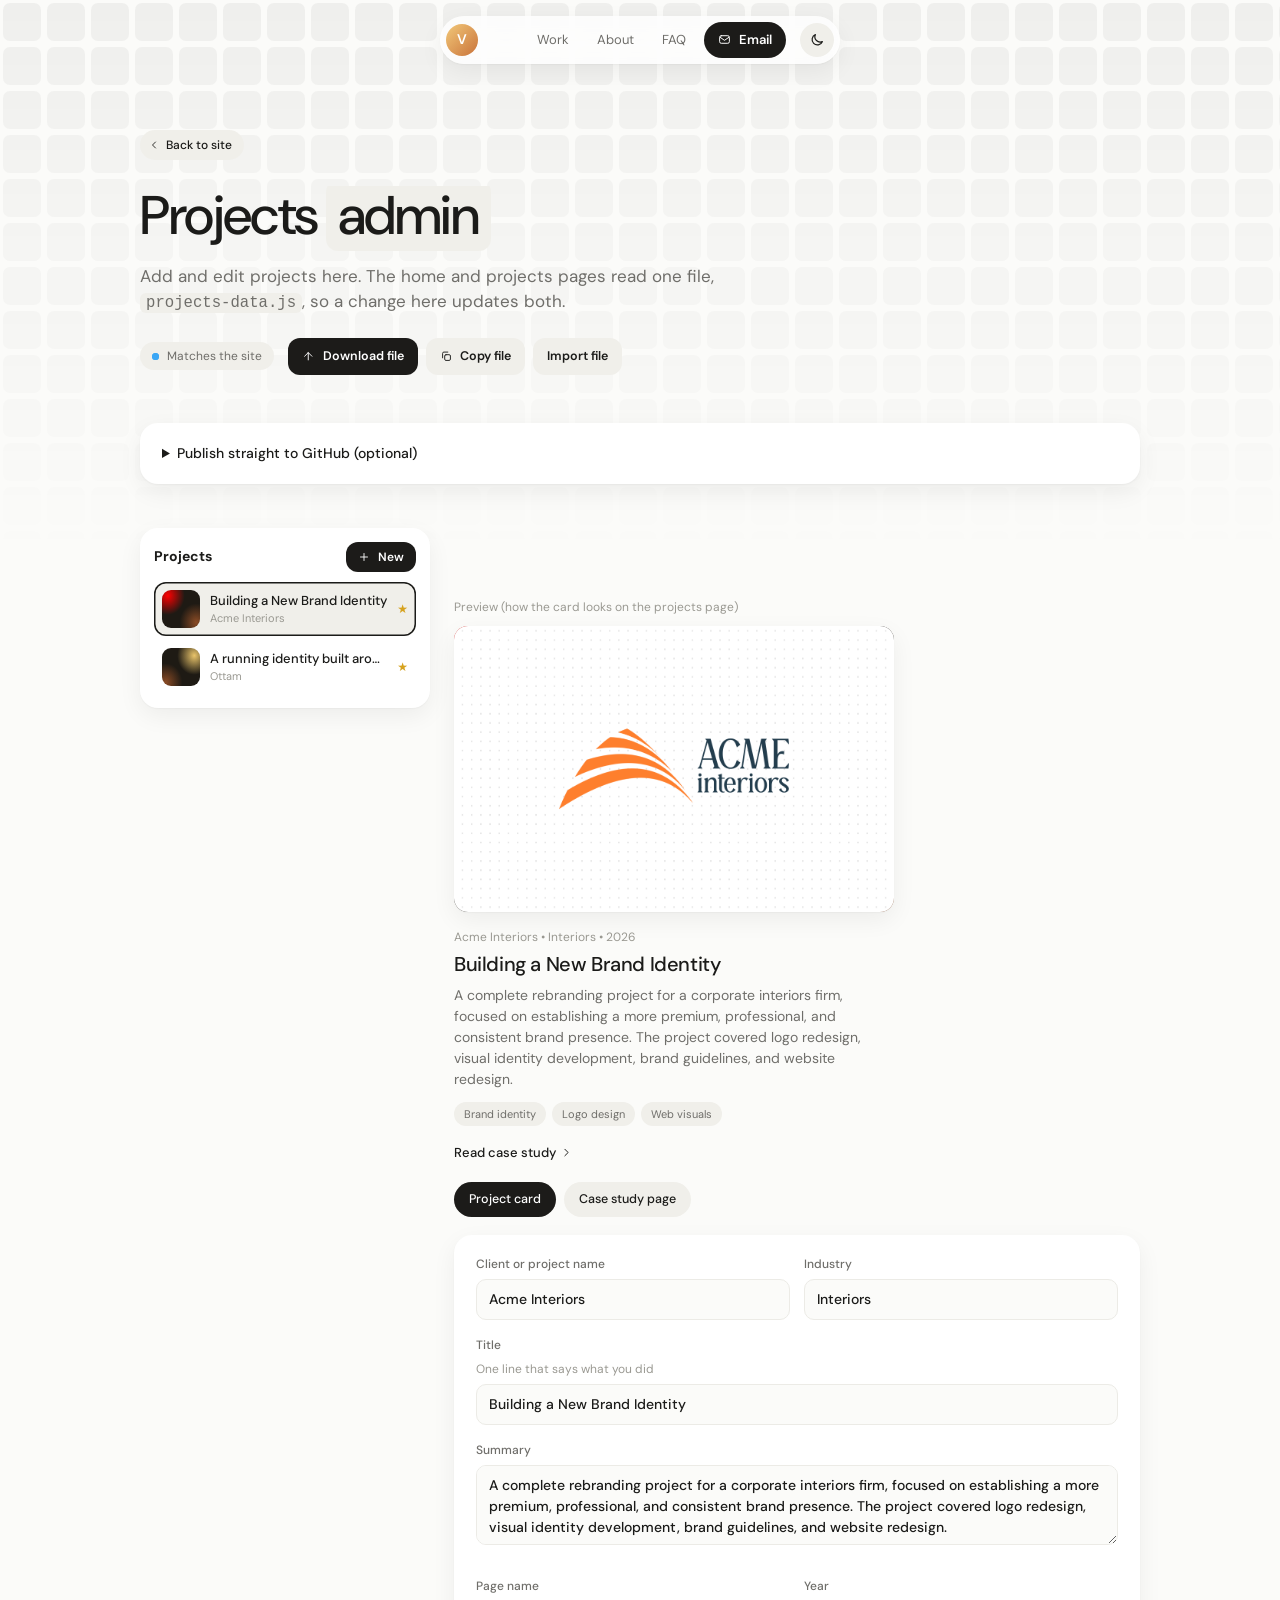
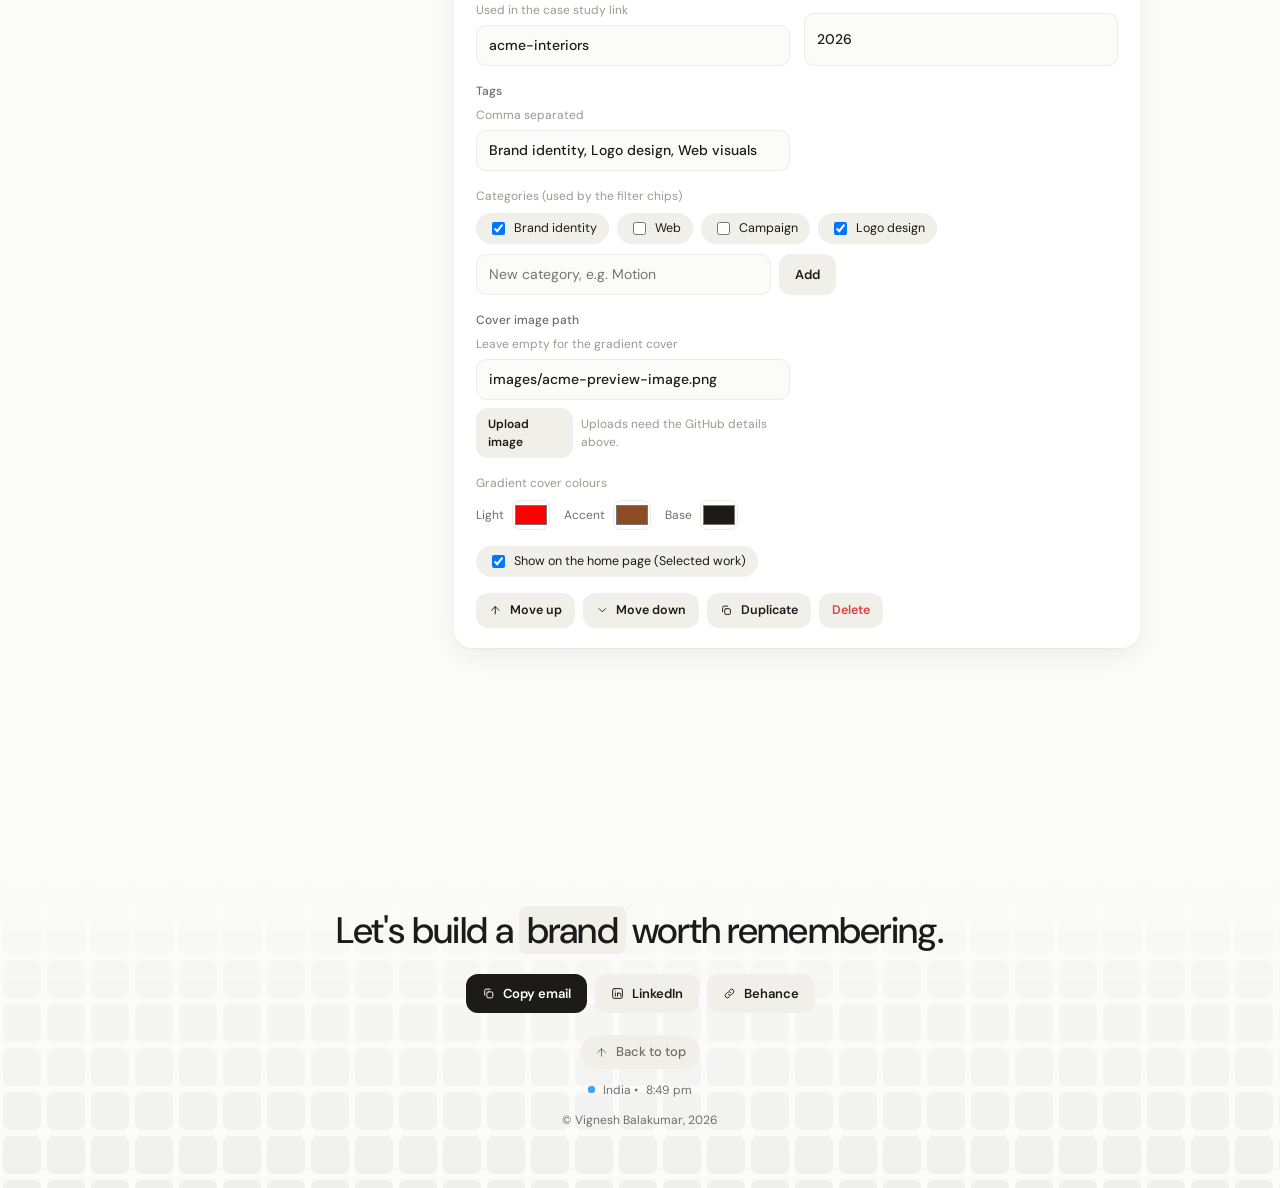
<file: admin.html>
<!DOCTYPE html>
<html lang="en">
<head>
<meta charset="utf-8">
<meta name="viewport" content="width=device-width, initial-scale=1, viewport-fit=cover">
<meta name="robots" content="noindex, nofollow">
<link rel="icon" type="image/png" sizes="16x16" href="favicon-16x16.png">
<link rel="icon" type="image/png" sizes="32x32" href="favicon-32x32.png">
<link rel="apple-touch-icon" href="apple-touch-icon.png">
<link rel="manifest" href="site.webmanifest">
<title>Projects admin · Vignesh Balakumar</title>
<meta name="theme-color" content="#FBFBF9">
<script>document.documentElement.classList.add("js");</script>
<link rel="preconnect" href="https://api.fontshare.com">
<link rel="preconnect" href="https://fonts.googleapis.com">
<link rel="stylesheet" href="https://api.fontshare.com/v2/css?f[]=general-sans@400,500,600&display=swap">
<link rel="stylesheet" href="https://fonts.googleapis.com/css2?family=DM+Sans:wght@400;500;600&display=swap">
<style>
@view-transition { navigation: auto; }
:root {
  --bg: #FBFBF9; --ink: #1B1B19; --muted: #6F6E6A; --faint: #9A9992;
  --chip: #F0EFEA; --card: #FFFFFF; --line: #ECEBE6;
  --btn: #1C1B19; --btn-ink: #FFFFFF;
  --grid: rgba(27,27,25,.05); --glow: rgba(59,167,245,.55);
  --shadow: 0 1px 2px rgba(20,20,18,.04), 0 8px 24px rgba(20,20,18,.06);
  --dot: #3BA7F5;
  --ease: cubic-bezier(.2,.7,.2,1);
  --font: "General Sans","DM Sans",system-ui,-apple-system,"Segoe UI",Roboto,"Helvetica Neue",Arial,sans-serif;
  --wrap: 1000px;
}
:root[data-theme="dark"] {
  --bg: #121211; --ink: #F2F1ED; --muted: #A09F98; --faint: #77766F;
  --chip: #242422; --card: #1A1A18; --line: #2A2A27;
  --btn: #F2F1ED; --btn-ink: #121211;
  --grid: rgba(255,255,255,.05); --glow: rgba(120,190,255,.5);
  --shadow: 0 1px 2px rgba(0,0,0,.3), 0 8px 24px rgba(0,0,0,.35);
}
*,*::before,*::after { box-sizing: border-box; }
html { scroll-behavior: smooth; scroll-padding-top: 90px; -webkit-text-size-adjust: 100%; }
body { margin: 0; background: var(--bg); color: var(--ink); font-family: var(--font); font-size: 16px; line-height: 1.5; -webkit-font-smoothing: antialiased; overflow-x: hidden; }
a { color: inherit; text-decoration: none; }
button { font: inherit; color: inherit; cursor: pointer; border: 0; background: none; }
:focus-visible { outline: 2px solid var(--dot); outline-offset: 3px; border-radius: 8px; }
.wrap { width: min(var(--wrap), 100% - 48px); margin-inline: auto; }
svg.i { width: 1em; height: 1em; flex: none; fill: none; stroke: currentColor; stroke-width: 1.8; stroke-linecap: round; stroke-linejoin: round; }

/* Theme switch circle reveal (only while toggling) */
html.theming::view-transition-old(root), html.theming::view-transition-new(root) { animation: none; mix-blend-mode: normal; }

/* Highlight chip that draws in */
.hl { background: var(--chip); border-radius: .22em; padding: 0 .22em; margin-inline: -.04em; -webkit-box-decoration-break: clone; box-decoration-break: clone; }
.js .hl { background: linear-gradient(var(--chip), var(--chip)) no-repeat 0 50% / 0% 100%; }
.js .hl.in { background-size: 100% 100%; transition: background-size .8s cubic-bezier(.65,0,.35,1) .25s; }
.hero .hl.in { transition-delay: .95s; }

/* Reveal on scroll */
.js [data-reveal] { opacity: 0; transform: translateY(20px); transition: opacity .8s var(--ease) var(--d,0s), transform .8s var(--ease) var(--d,0s); }
.js [data-reveal].in { opacity: 1; transform: none; }
.js .tool[data-reveal] { transform: translateY(14px) scale(.85); transition-timing-function: cubic-bezier(.34,1.56,.64,1); }
.js .cover[data-reveal] { opacity: 1; transform: none; clip-path: inset(0 0 100% 0 round 14px); transition: clip-path 1.05s cubic-bezier(.7,0,.2,1) var(--d,0s); }
.js .cover[data-reveal].in { clip-path: inset(0 0 0 0 round 14px); }

/* Grid texture with cursor glow */
.grid-bg {
  position: absolute; left: 0; right: 0; top: 0; height: 560px; z-index: -1; pointer-events: none;
  background-color: var(--grid);
  background-image: radial-gradient(circle 150px at var(--mx,50%) var(--my,-400px), var(--glow), transparent);
  -webkit-mask-image: url("data:image/svg+xml,%3Csvg xmlns='http://www.w3.org/2000/svg' width='44' height='44'%3E%3Crect x='3' y='3' width='38' height='38' rx='7' fill='black'/%3E%3C/svg%3E"), linear-gradient(#000 0%, transparent 100%);
  -webkit-mask-size: 44px 44px, 100% 100%; -webkit-mask-repeat: repeat, no-repeat; -webkit-mask-composite: source-in;
  mask-image: url("data:image/svg+xml,%3Csvg xmlns='http://www.w3.org/2000/svg' width='44' height='44'%3E%3Crect x='3' y='3' width='38' height='38' rx='7' fill='black'/%3E%3C/svg%3E"), linear-gradient(#000 0%, transparent 100%);
  mask-size: 44px 44px, 100% 100%; mask-repeat: repeat, no-repeat; mask-composite: intersect;
}
.grid-bg.bottom {
  top: auto; bottom: 0; height: 320px;
  -webkit-mask-image: url("data:image/svg+xml,%3Csvg xmlns='http://www.w3.org/2000/svg' width='44' height='44'%3E%3Crect x='3' y='3' width='38' height='38' rx='7' fill='black'/%3E%3C/svg%3E"), linear-gradient(transparent 0%, #000 100%);
  mask-image: url("data:image/svg+xml,%3Csvg xmlns='http://www.w3.org/2000/svg' width='44' height='44'%3E%3Crect x='3' y='3' width='38' height='38' rx='7' fill='black'/%3E%3C/svg%3E"), linear-gradient(transparent 0%, #000 100%);
}

/* Nav */
.nav {
  position: fixed; top: 16px; left: 0; right: 0; margin-inline: auto; width: 400px; max-width: calc(100% - 24px); z-index: 50; isolation: isolate;
  display: grid; grid-template-columns: 1fr auto 1fr; align-items: center; gap: 4px; padding: 6px; box-sizing: border-box;
  background: color-mix(in srgb, var(--card) 78%, transparent);
  -webkit-backdrop-filter: blur(14px); backdrop-filter: blur(14px);
  border-radius: 999px; box-shadow: var(--shadow);
  animation: navIn .8s var(--ease) both;
  transition: top .45s var(--ease), width .65s var(--ease), max-width .65s var(--ease), padding .55s var(--ease), border-radius .55s var(--ease), background .4s, backdrop-filter .4s, box-shadow .4s;
}
.nav.scrolled { top: 0; width: 970px; max-width: calc(100% - 24px); padding: 10px 24px; border-radius: 0; background: transparent; -webkit-backdrop-filter: none; backdrop-filter: none; box-shadow: none; }
.nav-backdrop { position: fixed; z-index: 49; inset: 0 0 auto; height: 56px; background: color-mix(in srgb, var(--card) 48%, transparent); -webkit-backdrop-filter: blur(22px) saturate(150%); backdrop-filter: blur(22px) saturate(150%); box-shadow: 0 1px 2px rgba(20,20,18,.06), 0 12px 32px rgba(20,20,18,.12); opacity: 0; pointer-events: none; transition: opacity .4s; }
.nav.scrolled + .nav-backdrop { opacity: 1; }
@keyframes navIn { from { opacity: 0; transform: translateY(-26px); } to { opacity: 1; transform: none; } }
.nav .avatar { grid-column: 1; justify-self: start; width: 32px; height: 32px; border-radius: 50%; display: grid; place-items: center; background: linear-gradient(135deg,#F2C879,#C9733A); color: #fff; font-weight: 600; font-size: 14px; margin-right: 4px; transition: transform .35s cubic-bezier(.34,1.56,.64,1); }
.nav .avatar:hover { transform: rotate(-12deg) scale(1.08); }
.menu-toggle { display: none; }
.nav-menu { display: contents; }
.links { position: relative; grid-column: 2; display: flex; }
.nav-actions { grid-column: 3; justify-self: end; display: flex; align-items: center; gap: 10px; }
.indicator { position: absolute; top: 0; bottom: 0; left: 0; width: 0; border-radius: 999px; background: var(--chip); opacity: 0; pointer-events: none; transition: transform .4s cubic-bezier(.3,.9,.3,1), width .4s cubic-bezier(.3,.9,.3,1), opacity .2s; }
.link { position: relative; z-index: 1; padding: 7px 14px; font-size: 13px; color: var(--muted); border-radius: 999px; transition: color .2s; }
.link:hover, .link.active { color: var(--ink); }
.pill-dark { display: inline-flex; align-items: center; gap: 8px; padding: 8px 14px; border-radius: 999px; background: var(--btn); color: var(--btn-ink); font-size: 13px; font-weight: 600; transition: transform .2s; }
.pill-dark:hover { transform: scale(1.04); }
.pill-dark:active { transform: scale(.97); }
.icon-btn { width: 34px; height: 34px; border-radius: 50%; display: grid; place-items: center; background: var(--chip); font-size: 16px; margin-left: 4px; transition: transform .4s cubic-bezier(.34,1.56,.64,1); }
.icon-btn:hover { transform: rotate(25deg); }

/* Progress bar (case study) */
.progress { position: fixed; top: 0; left: 0; right: 0; height: 3px; z-index: 60; background: var(--dot); transform-origin: left; transform: scaleX(0); }

/* Hero */
.hero { position: relative; padding: 150px 0 90px; }
.hero > .wrap { display: grid; grid-template-columns: 1.3fr 1fr; gap: 40px; align-items: end; }
.chip { display: inline-flex; align-items: center; gap: 8px; padding: 5px 12px; border-radius: 999px; background: var(--chip); font-size: 12px; color: var(--muted); }
.chip b { font-weight: 500; color: var(--ink); }
h1 { font-weight: 500; font-size: clamp(2.2rem,5vw,3.1rem); line-height: 1.1; letter-spacing: -.025em; margin: 22px 0 18px; }
.ln { display: block; overflow: hidden; padding-bottom: .1em; margin-bottom: -.1em; }
.ln > span { display: inline-block; animation: lineUp .95s cubic-bezier(.2,.8,.2,1) both; animation-delay: var(--d,0s); }
@keyframes lineUp { from { transform: translateY(108%); } to { transform: none; } }
.lede { color: var(--muted); font-size: 18px; margin: 0 0 20px; max-width: 34ch; }
.path { display: flex; flex-wrap: wrap; align-items: center; gap: 10px; font-size: 14px; margin-bottom: 24px; }
.path .arrow { color: var(--faint); }
.path .status { display: inline-flex; align-items: center; gap: 8px; }
.dot { width: 7px; height: 7px; border-radius: 50%; background: var(--dot); flex: none; position: relative; }
.dot::after { content: ""; position: absolute; inset: 0; border-radius: 50%; background: var(--dot); animation: ping 2.4s ease-out infinite; }
@keyframes ping { 0% { transform: scale(1); opacity: .6; } 70%,100% { transform: scale(3.2); opacity: 0; } }
.btn-row { display: flex; flex-wrap: wrap; gap: 8px; }
.pill { display: inline-flex; align-items: center; gap: 8px; padding: 10px 16px; border-radius: 12px; background: var(--chip); font-size: 13px; font-weight: 600; transition: transform .2s var(--ease), background .2s; }
.pill:hover { transform: translateY(-2px); }
.pill:active { transform: scale(.96); }
.pill.dark { background: var(--btn); color: var(--btn-ink); }
.hero-load > * { animation: rise .7s var(--ease) both; }
.hero-load > h1 { animation: none; }
.hero-load > *:nth-child(3) { animation-delay: .5s; }
.hero-load > *:nth-child(4) { animation-delay: .6s; }
.hero-load > *:nth-child(5) { animation-delay: .7s; }
@keyframes rise { from { opacity: 0; transform: translateY(12px); } to { opacity: 1; transform: none; } }

/* Hero stacked carousel */
.stack { position: relative; width: 100%; max-width: 380px; justify-self: end; margin-bottom: 18px; animation: stackIn 1s .55s var(--ease) both; }
@keyframes stackIn { from { opacity: 0; transform: translateX(40px) rotate(2deg); } to { opacity: 1; transform: none; } }
.stack::before, .stack::after { content: ""; position: absolute; height: 100%; border-radius: 18px; background: var(--card); box-shadow: var(--shadow); z-index: 0; transition: transform .45s var(--ease), opacity .3s; }
.stack::before { left: 14px; right: 14px; top: 8px; opacity: .7; }
.stack::after { left: 26px; right: 26px; top: 15px; opacity: .45; }
.stack:hover::before { transform: translateY(4px); }
.stack:hover::after { transform: translateY(9px); }
.stack-card { position: relative; z-index: 1; display: flex; align-items: center; gap: 14px; padding: 12px 14px 12px 12px; border-radius: 18px; background: var(--card); box-shadow: var(--shadow); transition: opacity .2s, transform .2s; }
.stack-card.swap { opacity: 0; transform: translateY(8px); }
.stack-ico { width: 56px; height: 56px; border-radius: 14px; flex: none; display: grid; place-items: center; color: #fff; font-weight: 600; font-size: 20px; }
.stack-txt { min-width: 0; flex: 1; }
.stack-meta { font-size: 11px; color: var(--faint); }
.stack-title { font-size: 14px; font-weight: 500; line-height: 1.3; }
.stack-next { width: 30px; height: 30px; border-radius: 50%; background: var(--chip); display: grid; place-items: center; flex: none; transition: transform .25s; }
.stack-next:hover { transform: translateX(3px); }
.dots { position: absolute; top: calc(100% + 28px); left: 50%; transform: translateX(-50%); display: flex; gap: 6px; padding: 6px 10px; border-radius: 999px; background: var(--chip); }
.dots button { position: relative; width: 6px; height: 6px; padding: 0; border-radius: 99px; background: var(--faint); opacity: .6; overflow: hidden; transition: width .35s var(--ease), opacity .3s; }
.dots button[aria-current="true"] { width: 24px; opacity: 1; background: color-mix(in srgb, var(--faint) 45%, transparent); }
.dots button::after { content: ""; position: absolute; inset: 0; background: var(--ink); transform-origin: left; transform: scaleX(0); }
.dots button.run::after { animation: fill 4.5s linear forwards; }
.stack:hover .dots button::after { animation-play-state: paused; }
@keyframes fill { to { transform: scaleX(1); } }

/* Sections */
h2 { font-weight: 500; font-size: 1.6rem; letter-spacing: -.02em; line-height: 1.2; margin: 0; }
section { padding-block: 70px; }

/* Work list */
.work-list { display: grid; gap: 56px; margin-top: 36px; padding-inline: 10px; }
.case { display: grid; grid-template-columns: 1.15fr 1fr; gap: 30px; align-items: center; }
.cover { position: relative; aspect-ratio: 16/10.4; border-radius: 14px; overflow: hidden; display: grid; place-items: center; color: #fff; isolation: isolate; box-shadow: var(--shadow); }
.case-cover-link { display: block; border-radius: 14px; }
.case-copy { display: block; color: inherit; text-decoration: none; }
.case-copy:focus-visible, .case-cover-link:focus-visible { outline: 2px solid var(--ink); outline-offset: 4px; border-radius: 8px; }
.cover::before { content: ""; position: absolute; inset: -6%; z-index: -1; background: var(--bg-cover); transform: translate3d(0,var(--py,0px),0) scale(var(--s,1)); transition: transform .9s var(--ease); }
.case:hover .cover, .next:hover .cover { --s: 1.07; }
.cover img { position: absolute; inset: 0; width: 100%; height: 100%; object-fit: cover; transform: scale(var(--s,1)); transition: transform .9s var(--ease); }
.cover .mark { font-weight: 600; font-size: clamp(1.5rem,3.4vw,2.2rem); letter-spacing: -.02em; text-align: center; padding: 0 20px; text-shadow: 0 2px 20px rgba(0,0,0,.25); transition: transform .6s var(--ease), letter-spacing .6s var(--ease); }
.case:hover .mark, .next:hover .mark { transform: scale(1.04); letter-spacing: -.01em; }
.case .meta, .next .meta { font-size: 12px; color: var(--faint); }
.case h3 { font-weight: 500; font-size: clamp(1.35rem,2.4vw,1.65rem); line-height: 1.2; letter-spacing: -.02em; margin: 8px 0 12px; max-width: 18ch; }
.case .desc { font-size: 14px; color: var(--muted); margin: 0 0 14px; max-width: 42ch; }
.tags { display: flex; flex-wrap: wrap; gap: 6px; margin-bottom: 16px; }
.tags span { padding: 4px 10px; border-radius: 999px; background: var(--chip); font-size: 11px; color: var(--muted); }
.read { display: inline-flex; align-items: center; gap: 4px; font-size: 13px; font-weight: 500; }
.read .i { transition: transform .25s var(--ease); }
.read:hover .i, .case:hover .read .i, .next:hover .read .i { transform: translateX(4px); }

/* About */
.about { display: grid; grid-template-columns: 240px 1fr; gap: 40px; align-items: start; }
.facts { margin-top: 18px; padding: 8px 18px; background: var(--card); border-radius: 14px; box-shadow: var(--shadow); font-size: 12px; }
.facts div { display: flex; justify-content: space-between; gap: 14px; padding: 9px 0; }
.facts dt { color: var(--faint); }
.facts dd { margin: 0; text-align: right; font-weight: 500; }
.about h3 { font-weight: 500; font-size: 1.6rem; line-height: 1.25; letter-spacing: -.02em; margin: 0 0 18px; }
.bullets { list-style: none; margin: 0; padding: 0; display: grid; gap: 14px; color: var(--muted); font-size: 16px; }
.bullets li { position: relative; padding-left: 20px; max-width: 62ch; }
.bullets li::before { content: ""; position: absolute; left: 4px; top: .7em; width: 5px; height: 5px; border-radius: 50%; background: var(--faint); }
.bullets li[hidden] { display: none; }
.toggle { margin-top: 20px; display: inline-flex; align-items: center; gap: 6px; padding: 8px 14px; border-radius: 999px; background: var(--chip); font-size: 12px; font-weight: 600; }
.toggle .i { transition: transform .3s; }
.toggle[aria-expanded="true"] .i { transform: rotate(180deg); }
.tools { margin-top: 56px; }
.tools h4 { margin: 0 0 12px; font-weight: 500; font-size: 13px; }
.tool-row { display: flex; flex-wrap: wrap; gap: 14px 18px; }
.tool { display: grid; justify-items: center; gap: 6px; width: 62px; font-size: 10px; color: var(--faint); }
.tool i { width: 38px; height: 38px; border-radius: 11px; display: grid; place-items: center; background: var(--card); box-shadow: var(--shadow); font-style: normal; font-weight: 600; font-size: 13px; transition: transform .35s cubic-bezier(.34,1.56,.64,1); }
.tool:hover i { transform: translateY(-5px) rotate(-6deg); }

/* FAQ */
.faq { margin-top: 28px; max-width: 640px; background: var(--card); border-radius: 18px; box-shadow: var(--shadow); padding: 4px 0; }
.faq-item + .faq-item { border-top: 1px solid var(--line); }
.faq-q { width: 100%; display: flex; justify-content: space-between; align-items: center; gap: 16px; padding: 16px 18px; text-align: left; font-size: 14px; font-weight: 500; }
.faq-q .tg { width: 24px; height: 24px; border-radius: 50%; background: var(--chip); display: grid; place-items: center; flex: none; font-size: 12px; transition: transform .35s var(--ease); }
.faq-q[aria-expanded="true"] .tg { transform: rotate(135deg); }
.faq-a { display: grid; grid-template-rows: 0fr; transition: grid-template-rows .35s ease; }
.faq-a.open { grid-template-rows: 1fr; }
.faq-a > div { overflow: hidden; }
.faq-a p { margin: 0; padding: 0 18px 18px; font-size: 13.5px; color: var(--muted); }

/* Footer */
footer { position: relative; text-align: center; padding: 110px 0 60px; margin-top: 40px; }
footer h2 { font-size: clamp(1.7rem,4vw,2.3rem); margin-bottom: 22px; }
footer .btn-row { justify-content: center; }
.foot-meta { display: grid; justify-items: center; gap: 12px; margin-top: 22px; font-size: 12px; color: var(--muted); }
.foot-meta .pill { font-weight: 500; color: var(--muted); padding: 7px 14px; border-radius: 999px; }
.foot-meta .where { display: inline-flex; align-items: center; gap: 8px; }

/* ===== Case study page ===== */
.case-hero { padding: 130px 0 30px; position: relative; }
.back { display: inline-flex; align-items: center; gap: 6px; padding: 6px 12px 6px 8px; border-radius: 999px; background: var(--chip); font-size: 12px; font-weight: 500; transition: transform .25s var(--ease); }
.back .i { transition: transform .25s var(--ease); }
.back:hover .i { transform: translateX(-3px); }
.case-hero .meta { margin: 26px 0 8px; font-size: 13px; color: var(--muted); }
.case-hero h1 { font-size: clamp(2.2rem,5.5vw,3.4rem); max-width: 16ch; margin: 0 0 18px; }
.case-hero .sub { color: var(--muted); font-size: 17px; max-width: 54ch; margin: 0 0 18px; }
.badge { display: inline-flex; align-items: center; gap: 8px; padding: 8px 14px; border-radius: 999px; background: var(--chip); font-size: 13px; font-weight: 500; }
.facts-bar { display: grid; grid-template-columns: repeat(4,1fr); gap: 16px; margin-top: 26px; padding: 16px 20px; background: var(--card); border-radius: 16px; box-shadow: var(--shadow); }
.facts-bar dt { font-size: 11px; color: var(--faint); margin-bottom: 3px; }
.facts-bar dd { margin: 0; font-size: 14px; font-weight: 500; }
.facts-bar a { display: inline-flex; align-items: center; gap: 4px; }
.hero-cover { margin-top: 22px; aspect-ratio: 2.3/1; border-radius: 20px; }
.js .hero-cover[data-reveal] { clip-path: inset(0 0 100% 0 round 20px); }
.js .hero-cover[data-reveal].in { clip-path: inset(0 0 0 0 round 20px); }
.hero-cover .mark { font-size: clamp(2rem,6vw,3.6rem); }

.doc { display: grid; grid-template-columns: 170px minmax(0,680px); gap: 40px; margin-top: 80px; }
.rail { position: sticky; top: 120px; align-self: start; height: max-content; }
.rail ul { list-style: none; margin: 0; padding: 0; display: grid; gap: 6px; }
.rail a { display: flex; align-items: center; gap: 12px; height: 18px; font-size: 12px; color: var(--faint); }
.rail i { display: block; height: 1.5px; width: 14px; background: var(--faint); opacity: .5; transition: width .4s var(--ease), background .3s, opacity .3s; }
.rail span { opacity: 0; transform: translateX(-6px); transition: opacity .3s, transform .3s var(--ease); white-space: nowrap; }
.rail a:hover span { opacity: 1; transform: none; }
.rail a.on { color: var(--ink); }
.rail a.on i { width: 44px; background: var(--ink); opacity: 1; }
.rail a.on span { opacity: 1; transform: none; }
.sec { margin-top: 96px; }
.sec:first-child { margin-top: 0; }
.sec h2 { margin-bottom: 20px; }
.sec h3 { font-weight: 500; font-size: 1.05rem; margin: 28px 0 12px; }
.prose p { margin: 0 0 16px; max-width: 62ch; color: color-mix(in srgb, var(--ink) 90%, transparent); line-height: 1.65; }
.lead { font-size: 1.12rem; font-weight: 500; line-height: 1.4; margin: 28px 0 12px; }
.card { background: var(--card); border-radius: 18px; box-shadow: var(--shadow); padding: 12px; }
.card.pad { padding: 20px 22px; }
figure { margin: 0 0 20px; }
figcaption, .cap { margin-top: 10px; font-size: 12px; color: var(--faint); }
.card + .cap, figure .cap { margin-top: 10px; }
.quote-card { display: grid; grid-template-columns: 34px 1fr; gap: 6px; padding: 22px; }
.quote-card .q, .insight .q { font-size: 44px; line-height: .8; color: var(--faint); opacity: .6; font-family: Georgia, serif; }
.quote-card p { margin: 0; font-size: 1.1rem; font-weight: 500; line-height: 1.4; }
.quote-card small { display: block; margin-top: 10px; font-size: 12px; color: var(--faint); font-weight: 400; }
.ph { position: relative; display: grid; place-items: center; width: 100%; aspect-ratio: var(--ar,16/9.5); border-radius: 12px; background: linear-gradient(135deg, var(--a,#E8EBF4), var(--b,#D3DBEE)); color: rgba(20,20,40,.45); font-size: 13px; font-weight: 500; overflow: hidden; }
:root[data-theme="dark"] .ph { color: rgba(255,255,255,.5); filter: brightness(.75); }
.ph img { position: absolute; inset: 0; width: 100%; height: 100%; object-fit: cover; }
.ph video { position: absolute; inset: 0; width: 100%; height: 100%; object-fit: cover; }
.ph-video-mute { position: absolute; z-index: 1; right: 12px; bottom: 12px; display: grid; place-items: center; width: 38px; height: 38px; padding: 0; border: 1px solid rgba(255,255,255,.55); border-radius: 50%; background: rgba(0,0,0,.62); color: #fff; cursor: pointer; backdrop-filter: blur(8px); }
.ph-video-mute:hover { background: rgba(0,0,0,.82); }
.ph-video-mute:focus-visible { outline: 2px solid #fff; outline-offset: 3px; }
.ph-video-mute svg { width: 19px; height: 19px; fill: none; stroke: currentColor; stroke-width: 1.8; stroke-linecap: round; stroke-linejoin: round; }
.ph > .image-open, .cover > .image-open { position: absolute; inset: 0; }
.image-open img { cursor: zoom-in; }
.shot-open { display: block; cursor: zoom-in; }
.image-open:focus-visible { outline: 2px solid var(--ink); outline-offset: 3px; }
.image-lightbox { position: fixed; inset: 0; z-index: 1000; display: grid; place-items: center; padding: 76px 40px 40px; background: rgba(12,12,12,.84); backdrop-filter: blur(8px); }
.image-lightbox[hidden] { display: none; }
.image-lightbox-frame { position: relative; }
.image-lightbox img { display: block; width: auto; height: auto; max-width: 80vw; max-height: 80vh; padding: 8px; border-radius: 20px; background: #fff; object-fit: contain; box-shadow: 0 24px 80px rgba(0,0,0,.4); }
.image-lightbox button { position: absolute; top: 0; right: 0; display: grid; place-items: center; width: 42px; height: 42px; padding: 0; border: 1px solid rgba(255,255,255,.8); border-radius: 50%; background: #fff; color: #171717; box-shadow: 0 8px 26px rgba(0,0,0,.28); cursor: pointer; transform: translate(50%,-50%); transition: transform .2s, background .2s, box-shadow .2s; }
.image-lightbox button:hover { transform: translate(50%,-50%) scale(1.06); background: #f0f0f0; box-shadow: 0 12px 30px rgba(0,0,0,.35); }
.image-lightbox button svg { display: block; width: 18px; height: 18px; }
.image-lightbox button:focus-visible { outline: 2px solid #fff; outline-offset: 4px; }
@media (max-width: 600px) {
  .image-lightbox { padding: 72px 16px 20px; }
  .nav.scrolled { width: 100%; max-width: none; padding-inline: 12px; }
  .nav.scrolled .nav-actions { gap: 6px; }
  .nav.scrolled .link { padding-inline: 8px; }
}
.grid2 { display: grid; grid-template-columns: 1fr 1fr; gap: 16px; }
.grid3 { display: grid; grid-template-columns: repeat(3,1fr); gap: 16px; }

/* Feature viewer */
.viewer { }
.viewer-stage { position: relative; }
.panel { position: absolute; inset: 0; opacity: 0; transform: scale(1.025); transition: opacity .6s var(--ease), transform .8s var(--ease); pointer-events: none; }
.panel.on { opacity: 1; transform: none; pointer-events: auto; }
.viewer-stage .sizer { visibility: hidden; }
.viewer-bar { display: flex; align-items: center; gap: 8px; margin-top: 14px; overflow-x: auto; scrollbar-width: none; padding-bottom: 2px; }
.viewer-bar::-webkit-scrollbar { display: none; }
.pause { width: 30px; height: 30px; border-radius: 50%; background: var(--chip); display: grid; place-items: center; flex: none; font-size: 13px; }
.tab { position: relative; padding: 7px 14px; border-radius: 999px; background: var(--chip); font-size: 12px; font-weight: 500; white-space: nowrap; overflow: hidden; transition: background .3s, color .3s; }
.tab[aria-selected="true"] { background: var(--btn); color: var(--btn-ink); }
.tab::after { content: ""; position: absolute; left: 0; right: 0; bottom: 0; height: 2px; background: currentColor; opacity: .5; transform-origin: left; transform: scaleX(0); }
.tab.run::after { animation: fill 4.5s linear forwards; }
.viewer.paused .tab::after, .viewer.wait .tab::after { animation-play-state: paused; }
.viewer-cap { margin: 12px 0 0; font-size: 12.5px; color: var(--muted); min-height: 1.5em; }

/* Diamond */

/* Stats */
.stat { position: relative; display: grid; grid-template-columns: 130px 1fr; gap: 18px; align-items: center; padding: 18px 0; }
.stat::before { content: ""; position: absolute; top: 0; left: 0; right: 0; height: 1px; background: var(--line); transform-origin: left; }
.js .stat::before { transform: scaleX(0); }
.js .stat.in::before { transform: scaleX(1); transition: transform 1.2s cubic-bezier(.6,0,.2,1) .1s; }
.stat b { font-weight: 400; font-size: 3rem; letter-spacing: -.03em; line-height: 1; font-variant-numeric: tabular-nums; }
.stat p { margin: 0; font-size: 14px; color: var(--muted); max-width: 40ch; }

/* Numbered questions */
.qs { padding: 6px 18px; }
.qs li { list-style: none; display: grid; grid-template-columns: 22px 1fr; gap: 12px; padding: 14px 0; font-size: 14px; line-height: 1.5; }
.qs li + li { border-top: 1px solid var(--line); }
.qs ol { margin: 0; padding: 0; }
.qs em { font-style: normal; width: 20px; height: 20px; border-radius: 50%; background: var(--chip); display: grid; place-items: center; font-size: 10px; color: var(--muted); margin-top: 2px; }

/* Insights */
.insights { display: flex; flex-direction: row; flex-wrap: wrap; gap: 10px; align-items: stretch; }
.insight { flex: 1 1 220px; min-height: 190px; padding: 20px 24px; }
.insight small { font-size: 11px; color: var(--faint); }
.insight h4 { margin: 8px 0 18px; font-weight: 500; font-size: clamp(2rem, 3vw, 2.5rem); line-height: 1.1; }
.insight blockquote { margin: 0; display: grid; grid-template-columns: 28px 1fr; font-size: 14px; color: var(--muted); line-height: 1.55; }

/* Slider */
.slider-view { overflow: hidden; border-radius: 18px; outline-offset: 4px; touch-action: pan-y; }
.slider-track { display: flex; transition: transform .6s var(--ease); }
.slide { flex: 0 0 100%; margin: 0; padding: 2px; }
.slide .card { margin: 0; }
.slider-ctl { display: flex; align-items: center; gap: 10px; margin-top: 14px; }
.slider-ctl button { width: 32px; height: 32px; border-radius: 50%; background: var(--chip); display: grid; place-items: center; transition: transform .2s, opacity .2s; }
.slider-ctl button:hover:not(:disabled) { transform: scale(1.1); }
.slider-ctl button:disabled { opacity: .4; cursor: default; }
.slider-ctl button.primary { background: var(--btn); color: var(--btn-ink); }
.slider-ctl .count { font-size: 12px; font-variant-numeric: tabular-nums; color: var(--muted); min-width: 52px; }
.slider-ctl .bar { flex: 0 1 180px; height: 2px; background: var(--line); border-radius: 2px; overflow: hidden; }
.slider-ctl .bar i { display: block; height: 100%; width: 0; background: var(--ink); transition: width .6s var(--ease); }

/* Outcomes */
.outcomes { display: grid; grid-template-columns: 1fr 1fr; gap: 10px; margin-bottom: 28px; }
.outcome { padding: 18px 20px 20px; }
.outcome .ico { width: 30px; height: 30px; border-radius: 50%; background: var(--btn); color: var(--btn-ink); display: grid; place-items: center; font-size: 14px; margin-bottom: 14px; transition: transform .5s cubic-bezier(.34,1.56,.64,1); }
.outcome:hover .ico { transform: rotate(-12deg) scale(1.12); }
.outcome h4 { margin: 0 0 6px; font-weight: 500; font-size: 14.5px; }
.outcome p { margin: 0; font-size: 13px; color: var(--muted); line-height: 1.55; }
.btn-dark { display: inline-flex; align-items: center; gap: 8px; padding: 10px 16px; border-radius: 12px; background: var(--btn); color: var(--btn-ink); font-size: 13px; font-weight: 600; transition: transform .2s; }
.btn-dark:hover { transform: translateY(-2px); }

/* Next case */
.next { display: grid; grid-template-columns: 1fr 1fr; gap: 28px; align-items: center; margin-top: 110px; padding-inline: 10px; }
.next h3 { font-weight: 500; font-size: 1.3rem; line-height: 1.25; letter-spacing: -.02em; margin: 6px 0 10px; max-width: 20ch; }
.next p { font-size: 14px; color: var(--muted); margin: 0 0 14px; max-width: 40ch; }
.next .cover { aspect-ratio: 16/9.2; }

@media (max-width: 900px) {
  .doc { grid-template-columns: 1fr; margin-top: 56px; }
  .rail { display: none; }
  .facts-bar { grid-template-columns: 1fr 1fr; }
}
@media (max-width: 820px) {
  .nav { grid-template-columns: 1fr auto; background: var(--card); -webkit-backdrop-filter: none; backdrop-filter: none; }
  .nav-backdrop { background: var(--card); -webkit-backdrop-filter: none; backdrop-filter: none; }
  .nav .avatar { grid-column: 1; }
  .menu-toggle { position: relative; grid-column: 2; display: grid; place-items: center; width: 36px; height: 36px; padding: 9px; border-radius: 50%; background: var(--chip); color: var(--ink); }
  .menu-toggle span { position: absolute; top: calc(50% - .75px); left: calc(50% - 9px); width: 18px; height: 1.5px; border-radius: 2px; background: currentColor; transition: transform .3s var(--ease), opacity .2s; }
  .menu-toggle span:first-child { transform: translateY(-5px); }
  .menu-toggle span:last-child { transform: translateY(5px); }
  .menu-toggle[aria-expanded="true"] span:first-child { transform: rotate(45deg); }
  .menu-toggle[aria-expanded="true"] span:nth-child(2) { opacity: 0; }
  .menu-toggle[aria-expanded="true"] span:last-child { transform: rotate(-45deg); }
  .nav-menu { position: absolute; top: calc(100% + 8px); left: 0; right: 0; display: flex; flex-direction: column; gap: 8px; max-height: 0; padding: 0 14px; overflow: hidden; visibility: hidden; opacity: 0; transform: translateY(-6px); border: 1px solid transparent; border-radius: 16px; background: var(--card); box-shadow: var(--shadow); pointer-events: none; transition: max-height .35s var(--ease), padding .35s var(--ease), opacity .25s, transform .35s var(--ease), visibility .35s, border-color .25s; }
  .nav.mobile-open { width: calc(100% - 24px); border-radius: 18px; background: var(--card); }
  .nav.mobile-open .nav-menu { max-height: 320px; padding: 12px 14px 14px; visibility: visible; opacity: 1; transform: none; border-color: var(--line); pointer-events: auto; }
  .nav .links { display: flex; flex-direction: column; grid-column: auto; width: 100%; }
  .nav .links .indicator { display: none; }
  .nav .link, .nav .link.opt { display: block; padding: 10px 12px; }
  .nav .nav-actions { display: flex; grid-column: auto; justify-self: stretch; justify-content: space-between; width: 100%; padding-top: 10px; border-top: 1px solid var(--line); }
  .nav .nav-actions .pill-dark { flex: 1; justify-content: center; }
  .nav .nav-actions .icon-btn { margin-left: 0; }
  .nav.scrolled.mobile-open { width: 100%; max-width: none; border-radius: 0; background: var(--card); -webkit-backdrop-filter: none; backdrop-filter: none; }
  .nav.scrolled.mobile-open .nav-menu { top: 100%; border-radius: 0 0 18px 18px; }
  .hero { padding-top: 120px; }
  .hero > .wrap { grid-template-columns: 1fr; }
  .stack { justify-self: start; margin-bottom: 56px; }
  .case, .next { grid-template-columns: 1fr; gap: 18px; }
  .work-list { padding-inline: 0; gap: 48px; }
  .about { grid-template-columns: 1fr; gap: 24px; }
  .facts { max-width: 320px; }
  .link.opt { display: none; }
  .grid2, .grid3, .outcomes { grid-template-columns: 1fr; }
  .stat { grid-template-columns: 96px 1fr; }
  .stat b { font-size: 2.4rem; }
}
@media (max-width: 480px) {
  .link { padding: 7px 10px; }
  .nav.scrolled .link { padding-inline: 6px; }
  .nav.scrolled .pill-dark { padding-inline: 10px; }
}
@media (prefers-reduced-motion: reduce) {
  *,*::before,*::after { animation: none !important; transition: none !important; scroll-behavior: auto !important; }
  .js [data-reveal], .js .cover[data-reveal] { opacity: 1 !important; transform: none !important; clip-path: none !important; }
}

/* Case hero entrance */
.hero-in { animation: rise .7s var(--ease) both; }
.case-hero .badge, .case-hero .back { display: inline-flex; }
.case-hero .meta.hero-in { display: block; }

/* ===== About page ===== */
.about-hero { padding: 140px 0 70px; }
.about-hero > .wrap { display: grid; grid-template-columns: 1.35fr 1fr; gap: 48px; align-items: center; }
.about-hero h1 { max-width: none; font-size: clamp(2.2rem,5vw,3.2rem); margin: 22px 0 18px; }
.about-hero .lede { max-width: 46ch; font-size: 17px; margin-bottom: 24px; }
.portrait-wrap { position: relative; justify-self: end; width: min(100%, 340px); perspective: 900px; animation: stackIn 1s .45s var(--ease) both; }
.portrait { position: relative; aspect-ratio: 4/5; border-radius: 26px; overflow: hidden; display: grid; place-items: center; color: #fff; box-shadow: var(--shadow); background: radial-gradient(90% 70% at 20% 15%, #F2C879 0%, transparent 60%), radial-gradient(80% 80% at 90% 95%, #C9733A 0%, transparent 62%), #2A211A; transform: rotateX(var(--rx,0deg)) rotateY(var(--ry,0deg)); transition: transform .35s var(--ease); isolation: isolate; }
.portrait .initial { font-size: 7rem; font-weight: 500; letter-spacing: -.04em; text-shadow: 0 6px 40px rgba(0,0,0,.25); }
.portrait img { position: absolute; inset: 0; width: 100%; height: 100%; object-fit: cover; }
.portrait .note { position: absolute; bottom: 14px; left: 14px; font-size: 11px; padding: 4px 10px; border-radius: 999px; background: rgba(255,255,255,.18); -webkit-backdrop-filter: blur(8px); backdrop-filter: blur(8px); }
.float-chip { position: absolute; padding: 7px 13px; border-radius: 999px; background: var(--card); box-shadow: var(--shadow); font-size: 12px; font-weight: 500; white-space: nowrap; animation: bob 5s ease-in-out infinite; }
.float-chip.c1 { top: 10%; left: -14%; }
.float-chip.c2 { top: 52%; right: -10%; animation-delay: -1.7s; }
.float-chip.c3 { bottom: 8%; left: -8%; animation-delay: -3.2s; }
@keyframes bob { 0%,100% { transform: translateY(0); } 50% { transform: translateY(-9px); } }

.split { display: grid; grid-template-columns: 200px minmax(0,1fr); gap: 40px; padding-block: 56px; }
.split > h2 { position: sticky; top: 110px; align-self: start; }
.split .body { max-width: 680px; }
.split .prose p { font-size: 16.5px; }
.split .prose p:first-child { font-size: 1.15rem; font-weight: 500; line-height: 1.45; color: var(--ink); }

.timeline { position: relative; padding-left: 30px; --p: 0; }
.timeline::before, .timeline::after { content: ""; position: absolute; left: 5px; top: 8px; bottom: 34px; width: 1.5px; }
.timeline::before { background: var(--line); }
.timeline::after { background: var(--ink); transform-origin: top; transform: scaleY(var(--p)); }
.tl-item { position: relative; padding-bottom: 38px; }
.tl-item:last-child { padding-bottom: 0; }
.tl-item::before { content: ""; position: absolute; left: -30px; top: 5px; width: 11px; height: 11px; border-radius: 50%; background: var(--bg); border: 1.5px solid var(--faint); transition: background .4s, border-color .4s, transform .5s cubic-bezier(.34,1.56,.64,1); }
.tl-item.on::before { background: var(--ink); border-color: var(--ink); transform: scale(1.2); }
.tl-item small { font-size: 12px; color: var(--faint); }
.tl-item h3 { margin: 4px 0 2px; font-weight: 500; font-size: 1.15rem; letter-spacing: -.01em; }
.tl-item .org { font-size: 14px; color: var(--muted); margin-bottom: 8px; }
.tl-item p { margin: 0 0 12px; font-size: 14px; color: var(--muted); max-width: 56ch; line-height: 1.6; }

.about-actions { display: flex; flex-wrap: wrap; align-items: center; gap: 16px; margin-top: 20px; }
.about-actions .toggle { margin-top: 0; }

@media (max-width: 900px) {
  .about-hero > .wrap { grid-template-columns: 1fr; gap: 36px; }
  .portrait-wrap { justify-self: start; width: min(100%, 300px); margin-left: 14px; }
  .split { grid-template-columns: 1fr; gap: 20px; padding-block: 40px; }
  .split > h2 { position: static; }
}

/* ===== View more + Projects page ===== */
.more-row { display: flex; justify-content: center; margin-top: 64px; }
.pill.big { padding: 14px 22px; font-size: 14px; border-radius: 14px; }
.pill.big .i { transition: transform .3s var(--ease); }
.pill.big:hover .i { transform: translateX(4px); }

.projects-hero { padding: 140px 0 40px; }
.projects-hero h1 { max-width: none; }
.projects-hero .lede { max-width: 48ch; margin-bottom: 0; }
.filter-bar { display: flex; flex-wrap: wrap; align-items: center; justify-content: space-between; gap: 14px; margin: 36px 0 34px; }
.filters { display: flex; flex-wrap: wrap; gap: 8px; }
.filt { padding: 8px 15px; border-radius: 999px; background: var(--chip); font-size: 13px; font-weight: 500; transition: background .3s, color .3s, transform .2s; }
.filt:hover { transform: translateY(-2px); }
.filt:active { transform: scale(.96); }
.filt[aria-pressed="true"] { background: var(--btn); color: var(--btn-ink); }
.count-note { font-size: 12px; color: var(--faint); font-variant-numeric: tabular-nums; }
.proj-grid { display: grid; grid-template-columns: 1fr 1fr; gap: 44px 28px; padding-bottom: 20px; }
.proj { transition: opacity .28s ease, transform .35s var(--ease); }
.proj.out { opacity: 0; transform: scale(.95) translateY(8px); }
.proj[hidden] { display: none; }
.proj-in { display: block; }
.proj .cover { aspect-ratio: 16/10.4; }
.proj:hover .cover { --s: 1.07; }
.proj:hover .mark { transform: scale(1.04); letter-spacing: -.01em; }
.proj:hover .read .i { transform: translateX(4px); }
.proj .meta { margin-top: 16px; font-size: 12px; color: var(--faint); }
.proj h3 { font-weight: 500; font-size: 1.3rem; line-height: 1.25; letter-spacing: -.02em; margin: 6px 0 10px; max-width: 22ch; }
.proj .desc { font-size: 14px; color: var(--muted); margin: 0 0 12px; max-width: 42ch; }
.proj.empty .proj-in { display: grid; place-items: center; text-align: center; min-height: 100%; aspect-ratio: 16/10.4; border-radius: 14px; border: 1.5px dashed var(--faint); color: var(--muted); font-size: 14px; padding: 20px; transition: background .3s; }
.proj.empty:hover .proj-in { background: var(--chip); }
@media (max-width: 820px) { .proj-grid { grid-template-columns: 1fr; } }

/* ===== View more + Projects page ===== */
.more-work { display: flex; justify-content: center; margin-top: 64px; }
.more-work .pill { padding: 13px 22px; font-size: 14px; border-radius: 14px; }
.more-work .pill .i { transition: transform .25s var(--ease); }
.more-work .pill:hover .i { transform: translateX(4px); }

.proj-head { display: flex; flex-wrap: wrap; align-items: center; justify-content: space-between; gap: 16px; margin-top: 34px; }
.filters { display: flex; flex-wrap: wrap; gap: 8px; }
.fchip { padding: 8px 15px; border-radius: 999px; background: var(--chip); font-size: 12.5px; font-weight: 500; transition: background .25s, color .25s, transform .2s; }
.fchip:hover { transform: translateY(-1px); }
.fchip[aria-pressed="true"] { background: var(--btn); color: var(--btn-ink); }
.proj-count { font-size: 12.5px; color: var(--faint); font-variant-numeric: tabular-nums; }
.proj-grid { display: grid; grid-template-columns: 1fr 1fr; gap: 48px 28px; margin-top: 30px; padding-bottom: 20px; }
.proj[hidden] { display: none; }
.proj-in { display: block; transition: opacity .22s ease, transform .22s ease; }
.proj.out .proj-in { opacity: 0; transform: scale(.96); }
.proj .cover { aspect-ratio: 16/10.4; }
.proj:hover .cover { --s: 1.07; }
.proj:hover .mark { transform: scale(1.04); letter-spacing: -.01em; }
.proj:hover .read .i { transform: translateX(4px); }
.proj .meta { font-size: 12px; color: var(--faint); margin-top: 16px; }
.proj h3 { font-weight: 500; font-size: 1.25rem; line-height: 1.25; letter-spacing: -.02em; margin: 6px 0 8px; max-width: 22ch; }
.proj .desc { font-size: 14px; color: var(--muted); margin: 0 0 12px; max-width: 42ch; }
.proj .tags { margin-bottom: 14px; }
.proj-empty { display: none; text-align: center; color: var(--muted); font-size: 14px; padding: 40px 0; }
.proj-empty.show { display: block; }
@media (max-width: 820px) { .proj-grid { grid-template-columns: 1fr; gap: 40px; } }

/* Case page additions */
.shot { display: block; width: 100%; height: auto; border-radius: 12px; }
.facts-bar { grid-template-columns: repeat(auto-fit, minmax(150px, 1fr)); }
.preview-banner { position: fixed; left: 0; right: 0; bottom: 0; z-index: 70; text-align: center; padding: 8px; font-size: 12px; font-weight: 500; background: var(--btn); color: var(--btn-ink); }
.adm-fields select, .adm-case select { width: 100%; font: inherit; font-size: 14px; color: var(--ink); background: var(--bg); border: 1px solid var(--line); border-radius: 10px; padding: 9px 12px; }

.adm-hero { padding-bottom: 20px; }
.adm-bar { display: flex; flex-wrap: wrap; align-items: center; gap: 8px; margin-top: 22px; }
.adm-bar .pill { font-size: 12.5px; padding: 9px 14px; }
.adm-bar .chip { margin-right: 6px; }
.adm-bar [hidden] { display: none; }
.adm-msg { min-height: 1.4em; margin: 14px 0 0; font-size: 13px; color: var(--muted); }
.adm-msg.ok { color: #2E8B57; }
.adm-msg.err { color: #D64545; }
.adm-pub { margin-top: 16px; }
.adm-pub summary { cursor: pointer; font-size: 14px; font-weight: 500; }
.adm-pub p { font-size: 13px; color: var(--muted); max-width: 70ch; line-height: 1.6; }
.adm-pub code, .sub code { background: var(--chip); padding: 1px 6px; border-radius: 6px; font-size: .92em; }
.adm { display: grid; grid-template-columns: 290px minmax(0,1fr); gap: 24px; margin-top: 24px; padding-bottom: 40px; align-items: start; }
.adm-list { position: sticky; top: 90px; padding: 14px; }
.adm-list-head { display: flex; align-items: center; justify-content: space-between; margin-bottom: 10px; font-size: 14px; }
.adm-list ul { list-style: none; margin: 0; padding: 0; display: grid; gap: 4px; }
.adm-item { width: 100%; display: flex; align-items: center; gap: 10px; padding: 8px; border-radius: 12px; text-align: left; transition: background .2s; }
.adm-item:hover { background: var(--chip); }
.adm-item.on { background: var(--chip); box-shadow: inset 0 0 0 1.5px var(--ink); }
.adm-thumb { width: 38px; height: 38px; border-radius: 9px; flex: none; }
.adm-item-t { display: grid; min-width: 0; font-size: 13px; font-weight: 500; }
.adm-item-t span { overflow: hidden; text-overflow: ellipsis; white-space: nowrap; }
.adm-item-t small { font-weight: 400; color: var(--faint); font-size: 11px; }
.adm-star { margin-left: auto; font-size: 12px; color: #D6A21E; }
.adm-editor { display: grid; gap: 18px; }
.adm-prev .proj-grid { grid-template-columns: minmax(0,440px); margin-top: 0; padding: 0; }
.adm-fields { padding: 20px 22px; display: grid; gap: 16px; }
.adm-row { display: grid; grid-template-columns: 1fr 1fr; gap: 14px; }
.adm-fields label.f { display: grid; gap: 6px; font-size: 12px; color: var(--muted); font-weight: 500; }
.adm-fields label.f em { font-style: normal; font-weight: 400; color: var(--faint); }
.adm-fields input[type="text"], .adm-fields input[type="password"], .adm-fields textarea, .adm-pub input[type="text"], .adm-pub input[type="password"], .adm-add input {
  width: 100%; font: inherit; font-size: 14px; color: var(--ink); background: var(--bg); border: 1px solid var(--line); border-radius: 10px; padding: 9px 12px; transition: border-color .2s, box-shadow .2s;
}
.adm-fields textarea { min-height: 80px; resize: vertical; line-height: 1.5; }
.adm-fields input:focus, .adm-fields textarea:focus, .adm-pub input:focus, .adm-add input:focus { outline: none; border-color: var(--dot); box-shadow: 0 0 0 3px color-mix(in srgb, var(--dot) 25%, transparent); }
.adm-colors { display: flex; gap: 14px; flex-wrap: wrap; }
.adm-colors label { display: flex; align-items: center; gap: 8px; font-size: 12px; color: var(--muted); }
.adm-colors input[type="color"] { width: 38px; height: 30px; padding: 0; border: 1px solid var(--line); border-radius: 8px; background: none; cursor: pointer; }
.adm-checks { display: flex; flex-wrap: wrap; gap: 8px; }
.adm-check { display: inline-flex; align-items: center; gap: 6px; padding: 6px 12px; border-radius: 999px; background: var(--chip); font-size: 12.5px; cursor: pointer; }
.adm-add { display: flex; gap: 8px; margin-top: 10px; max-width: 360px; }
.adm-actions { display: flex; flex-wrap: wrap; gap: 8px; }
.adm-actions .pill { font-size: 12.5px; padding: 8px 13px; }
.adm-actions .danger { color: #D64545; }
.adm-img { display: flex; gap: 8px; align-items: center; }
.adm-img input[type="file"] { display: none; }
.hint { font-size: 12px; color: var(--faint); margin: 0; line-height: 1.5; }
[hidden] { display: none !important; }
.adm-tabs { display: flex; gap: 8px; }
.adm-case { gap: 14px; }
.adm-case-top { display: flex; flex-wrap: wrap; align-items: center; justify-content: space-between; gap: 12px; }
.adm-sec { border: 1px solid var(--line); border-radius: 14px; background: var(--card); }
.adm-sec > summary { cursor: pointer; padding: 12px 14px; font-size: 14px; font-weight: 500; list-style: none; display: flex; align-items: center; justify-content: space-between; gap: 10px; }
.adm-sec > summary::-webkit-details-marker { display: none; }
.adm-sec > summary::after { content: "+"; font-weight: 400; color: var(--faint); transition: transform .25s; }
.adm-sec[open] > summary::after { transform: rotate(45deg); }
.adm-sec .cnt { font-weight: 400; font-size: 12px; color: var(--faint); margin-left: 6px; }
.adm-sec-body { display: grid; gap: 12px; padding: 0 14px 14px; }
.adm-box { display: grid; gap: 10px; padding: 12px; background: var(--bg); border: 1px solid var(--line); border-radius: 12px; }
.adm-box-h { display: flex; align-items: center; justify-content: space-between; font-size: 12px; font-weight: 600; color: var(--muted); }
.mini { padding: 4px 9px; font-size: 11px; border-radius: 8px; background: var(--chip); margin-left: 4px; }
.mini.danger { color: #D64545; }
.adm-note { font-size: 12px; color: var(--faint); margin: 0; line-height: 1.5; }
.adm-sec label.f { display: grid; gap: 6px; font-size: 12px; color: var(--muted); font-weight: 500; }
.adm-sec label.f em { font-style: normal; font-weight: 400; color: var(--faint); }
.adm-sec input[type="text"], .adm-sec textarea { width: 100%; font: inherit; font-size: 14px; color: var(--ink); background: var(--card); border: 1px solid var(--line); border-radius: 10px; padding: 9px 12px; }
.adm-sec textarea { min-height: 74px; resize: vertical; line-height: 1.5; }
.adm-sec input[type="color"] { width: 44px; height: 32px; padding: 0; border: 1px solid var(--line); border-radius: 8px; background: none; cursor: pointer; }
.adm-sec input:focus, .adm-sec textarea:focus, .adm-sec select:focus { outline: none; border-color: var(--dot); box-shadow: 0 0 0 3px color-mix(in srgb, var(--dot) 25%, transparent); }
.adm-sec select { width: 100%; font: inherit; font-size: 14px; color: var(--ink); background: var(--card); border: 1px solid var(--line); border-radius: 10px; padding: 9px 12px; }
.adm-sec .adm-img input[type="file"] { display: none; }
@media (max-width: 900px) { .adm { grid-template-columns: 1fr; } .adm-list { position: static; } .adm-row { grid-template-columns: 1fr; } }
</style>
</head>
<body id="top">
<svg width="0" height="0" style="position:absolute" aria-hidden="true">
  <symbol id="i-copy" viewBox="0 0 24 24"><rect x="9" y="9" width="11" height="11" rx="2.5"/><path d="M5 15V6.5A2.5 2.5 0 0 1 7.5 4H15"/></symbol>
  <symbol id="i-mail" viewBox="0 0 24 24"><rect x="3" y="5" width="18" height="14" rx="3"/><path d="m4 8 8 5.5L20 8"/></symbol>
  <symbol id="i-in" viewBox="0 0 24 24"><rect x="3" y="3" width="18" height="18" rx="3"/><path d="M8 11v6M8 7.5v.01M12 17v-6m0 3a3 3 0 0 1 6 0v3"/></symbol>
  <symbol id="i-link" viewBox="0 0 24 24"><path d="M10 14a4 4 0 0 0 5.7 0l3-3a4 4 0 0 0-5.7-5.7l-1 1"/><path d="M14 10a4 4 0 0 0-5.7 0l-3 3A4 4 0 0 0 11 18.7l1-1"/></symbol>
  <symbol id="i-moon" viewBox="0 0 24 24"><path d="M20 14.5A8 8 0 0 1 9.5 4 8 8 0 1 0 20 14.5Z"/></symbol>
  <symbol id="i-sun" viewBox="0 0 24 24"><circle cx="12" cy="12" r="4"/><path d="M12 2v2M12 20v2M4.9 4.9l1.4 1.4M17.7 17.7l1.4 1.4M2 12h2M20 12h2M4.9 19.1l1.4-1.4M17.7 6.3l1.4-1.4"/></symbol>
  <symbol id="i-right" viewBox="0 0 24 24"><path d="m9 6 6 6-6 6"/></symbol>
  <symbol id="i-left" viewBox="0 0 24 24"><path d="m15 6-6 6 6 6"/></symbol>
  <symbol id="i-down" viewBox="0 0 24 24"><path d="m6 9 6 6 6-6"/></symbol>
  <symbol id="i-plus" viewBox="0 0 24 24"><path d="M12 5v14M5 12h14"/></symbol>
  <symbol id="i-up" viewBox="0 0 24 24"><path d="M12 19V5M5 12l7-7 7 7"/></symbol>
  <symbol id="i-ext" viewBox="0 0 24 24"><path d="M7 17 17 7M9 7h8v8"/></symbol>
  <symbol id="i-pause" viewBox="0 0 24 24"><path d="M9 6v12M15 6v12"/></symbol>
  <symbol id="i-play" viewBox="0 0 24 24"><path d="M8 5.5v13l10-6.5Z"/></symbol>
  <symbol id="i-shield" viewBox="0 0 24 24"><path d="M12 3 5 6v5c0 4.5 3 8 7 10 4-2 7-5.5 7-10V6l-7-3Z"/><path d="m9 12 2 2 4-4"/></symbol>
  <symbol id="i-check" viewBox="0 0 24 24"><circle cx="12" cy="12" r="9"/><path d="m8.5 12.5 2.5 2.5 4.5-5"/></symbol>
  <symbol id="i-users" viewBox="0 0 24 24"><circle cx="9" cy="8" r="3.2"/><path d="M3 19c0-3.3 2.7-5.5 6-5.5s6 2.2 6 5.5"/><circle cx="17" cy="9" r="2.5"/><path d="M17.5 13.8c2.2.3 3.8 2 3.8 4.2"/></symbol>
  <symbol id="i-star" viewBox="0 0 24 24"><path d="m12 3.5 2.6 5.5 5.9.7-4.4 4 1.3 5.8-5.4-3-5.4 3 1.3-5.8-4.4-4 5.9-.7Z"/></symbol>
  <symbol id="i-spark" viewBox="0 0 24 24"><path d="m12 3 1.8 5.2L19 10l-5.2 1.8L12 17l-1.8-5.2L5 10l5.2-1.8Z"/></symbol>
</svg>

<nav class="nav" aria-label="Primary">
  <a class="avatar" href="index.html" aria-label="Home">V</a>
  <button class="menu-toggle" type="button" aria-label="Open navigation menu" aria-expanded="false" aria-controls="primaryMenu"><span></span><span></span><span></span></button>
  <div class="nav-menu" id="primaryMenu">
    <div class="links">
      <i class="indicator" aria-hidden="true"></i>
      <a class="link" href="index.html#work">Work</a>
      <a class="link" href="about.html">About</a>
      <a class="link opt" href="index.html#faq">FAQ</a>
    </div>
    <div class="nav-actions">
      <a class="pill-dark" data-mail href="mailto:hello@yourdomain.com"><svg class="i"><use href="#i-mail"/></svg>Email</a>
      <button class="icon-btn" id="theme" type="button" aria-label="Switch to dark mode"><svg class="i"><use href="#i-moon"/></svg></button>
    </div>
  </div>
</nav>
<div class="nav-backdrop" aria-hidden="true"></div>


<header class="case-hero adm-hero">
  <div class="grid-bg"></div>
  <div class="wrap">
    <a class="back hero-in" href="index.html"><svg class="i"><use href="#i-left"/></svg>Back to site</a>
    <h1 style="margin-top:26px"><span class="ln"><span style="--d:.1s">Projects <span class="hl">admin</span></span></span></h1>
    <p class="sub hero-in" style="animation-delay:.35s">Add and edit projects here. The home and projects pages read one file, <code>projects-data.js</code>, so a change here updates both.</p>

    <div class="adm-bar hero-in" style="animation-delay:.45s">
      <span class="chip"><span class="dot"></span><span id="statusTxt">Matches the site</span></span>
      <button class="pill dark" type="button" id="btnDownload"><svg class="i"><use href="#i-up"/></svg>Download file</button>
      <button class="pill" type="button" id="btnCopy"><svg class="i"><use href="#i-copy"/></svg>Copy file</button>
      <label class="pill" style="cursor:pointer">Import file<input type="file" id="btnImport" accept=".js,.json,text/javascript,application/json" hidden></label>
      <button class="pill" type="button" id="discard" hidden>Discard draft</button>
    </div>
    <p class="adm-msg" id="msg" role="status" aria-live="polite"></p>

    <details class="card pad adm-pub" id="pub">
      <summary>Publish straight to GitHub (optional)</summary>
      <p>Without this, download the file and replace <code>projects-data.js</code> in your repository. With it, the button below commits the file for you. Create a fine-grained token at GitHub &rarr; Settings &rarr; Developer settings, limited to this one repository with <strong>Contents: Read and write</strong>. The token goes only to api.github.com and is not saved unless you tick the box.</p>
      <div class="adm-row" style="margin-bottom:12px">
        <label class="f">Owner <input type="text" id="ghOwner" placeholder="your-username" autocomplete="off"></label>
        <label class="f">Repository <input type="text" id="ghRepo" placeholder="portfolio" autocomplete="off"></label>
      </div>
      <div class="adm-row" style="margin-bottom:12px">
        <label class="f">Branch <input type="text" id="ghBranch" value="main" autocomplete="off"></label>
        <label class="f">Token <input type="password" id="ghToken" autocomplete="off" placeholder="github_pat_..."></label>
      </div>
      <label class="adm-check" style="margin-bottom:12px"><input type="checkbox" id="ghRemember"> Remember the token on this device</label><br>
      <button class="pill dark" type="button" id="btnPublish"><svg class="i"><use href="#i-up"/></svg>Publish to GitHub</button>
    </details>
  </div>
</header>

<main>
  <div class="wrap adm">
    <aside class="card adm-list" aria-label="Projects">
      <div class="adm-list-head"><b>Projects</b><button class="pill dark" type="button" id="btnNew" style="padding:6px 12px;font-size:12px"><svg class="i"><use href="#i-plus"/></svg>New</button></div>
      <ul id="list"></ul>
    </aside>

    <section class="adm-editor" aria-label="Edit project">
      <div class="adm-prev">
        <p class="hint" style="margin-bottom:10px">Preview (how the card looks on the projects page)</p>
        <div class="proj-grid" id="preview"></div>
      </div>

      <div class="adm-tabs" role="group" aria-label="Editor sections">
        <button class="fchip" type="button" data-tab="card" aria-pressed="true">Project card</button>
        <button class="fchip" type="button" data-tab="case" aria-pressed="false">Case study page</button>
      </div>

      <div class="card adm-fields adm-case" id="caseEditor" hidden>
        <div class="adm-case-top">
          <label class="adm-check"><input type="checkbox" id="caseOn"> Show a case study page for this project</label>
          <button class="pill" type="button" id="btnPreviewCase"><svg class="i"><use href="#i-ext"/></svg>Preview page</button>
        </div>
        <p class="adm-note">The page is built from the sections below. A section with nothing in it is left out, so fill in only what you need. Images use a path such as <code>images/acme-logo.jpg</code>, or upload with GitHub connected. The title, client, industry, year and cover come from the Project card tab.</p>
        <div id="caseForm" style="display:grid;gap:10px"></div>
      </div>

      <div class="card adm-fields" id="editor">
        <div class="adm-row">
          <label class="f">Client or project name <input type="text" data-f="client" placeholder="Acme Interiors"></label>
          <label class="f">Industry <input type="text" data-f="industry" placeholder="Interiors"></label>
        </div>
        <label class="f">Title <em>One line that says what you did</em> <input type="text" data-f="title" placeholder="Rebranding an interiors studio from logo to launch"></label>
        <label class="f">Summary <textarea data-f="summary" placeholder="One or two sentences on your role and what you delivered."></textarea></label>
        <div class="adm-row">
        </div>
        <div class="adm-row">
          <label class="f">Page name <em>Used in the case study link</em> <input type="text" data-f="id" placeholder="acme-interiors"></label>
          <label class="f">Year <input type="text" data-f="year" placeholder="2026"></label>
        </div>
        <div class="adm-row">
          <label class="f">Tags <em>Comma separated</em> <input type="text" data-f="tags" placeholder="Brand identity, Logo design"></label>
        </div>
        <div>
          <div class="hint" style="margin-bottom:8px">Categories (used by the filter chips)</div>
          <div class="adm-checks" id="catBox"></div>
          <div class="adm-add"><input type="text" id="newCat" placeholder="New category, e.g. Motion"><button class="pill" type="button" id="btnCat">Add</button></div>
        </div>
        <div class="adm-row">
          <div>
            <label class="f">Cover image path <em>Leave empty for the gradient cover</em> <input type="text" data-f="image" placeholder="images/acme.jpg"></label>
            <div class="adm-img" style="margin-top:8px">
              <label class="pill" style="cursor:pointer;font-size:12px;padding:7px 12px">Upload image<input type="file" id="imgFile" accept="image/*"></label>
              <span class="hint">Uploads need the GitHub details above.</span>
            </div>
          </div>
        </div>
        <div>
          <div class="hint" style="margin-bottom:8px">Gradient cover colours</div>
          <div class="adm-colors">
            <label>Light <input type="color" data-c="a"></label>
            <label>Accent <input type="color" data-c="b"></label>
            <label>Base <input type="color" data-c="base"></label>
          </div>
        </div>
        <label class="adm-check" style="justify-self:start"><input type="checkbox" data-f="featured"> Show on the home page (Selected work)</label>
        <div class="adm-actions">
          <button class="pill" type="button" id="btnUp"><svg class="i" style="transform:rotate(0)"><use href="#i-up"/></svg>Move up</button>
          <button class="pill" type="button" id="btnDown"><svg class="i"><use href="#i-down"/></svg>Move down</button>
          <button class="pill" type="button" id="btnDup"><svg class="i"><use href="#i-copy"/></svg>Duplicate</button>
          <button class="pill danger" type="button" id="btnDel">Delete</button>
        </div>
      </div>
    </section>
  </div>
</main>

<footer>
  <div class="grid-bg bottom"></div>
  <div class="wrap">
    <h2 data-reveal>Let's build a <span class="hl">brand</span> worth remembering.</h2>
    <div class="btn-row" data-reveal style="--d:.1s">
      <button class="pill dark" type="button" data-copy><svg class="i"><use href="#i-copy"/></svg><span data-copy-label>Copy email</span></button>
      <a class="pill" href="#"><svg class="i"><use href="#i-in"/></svg>LinkedIn</a>
      <a class="pill" href="#"><svg class="i"><use href="#i-link"/></svg>Behance</a>
    </div>
    <div class="foot-meta" data-reveal style="--d:.2s">
      <a class="pill" href="#top"><svg class="i"><use href="#i-up"/></svg>Back to top</a>
      <span class="where"><span class="dot"></span>India &bull; <span id="clock">--</span></span>
      <span>&copy; Vignesh Balakumar, 2026</span>
    </div>
  </div>
</footer>


<script src="projects-data.js"></script>
<script>
/* Fallback copy, used only if projects-data.js cannot be loaded (for example in a preview). */
if (!window.PORTFOLIO_PROJECTS) {
/* Portfolio data. Edit with admin.html, or by hand.
   Keep the two assignments below; the site reads them on every page. */
window.PORTFOLIO_CATEGORIES = [
  {
    "id": "brand",
    "label": "Brand identity"
  },
  {
    "id": "web",
    "label": "Web"
  },
  {
    "id": "campaign",
    "label": "Campaign"
  }
];
window.PORTFOLIO_PROJECTS = [
  {
    "id": "acme-interiors",
    "client": "Acme Interiors",
    "title": "Rebranding an interiors studio from logo to launch",
    "industry": "Interiors",
    "year": "2026",
    "summary": "Creative lead on the rebrand, from the first logo sketches to the website and social rollout.",
    "tags": [
      "Brand identity",
      "Logo design",
      "Web visuals"
    ],
    "cats": [
      "brand",
      "web",
      "campaign"
    ],
    "colors": {
      "a": "#E9C46A",
      "b": "#8A4B25",
      "base": "#1E1A14"
    },
    "image": "",
    "featured": true,
    "case": {
      "enabled": true,
      "role": "Creative & Graphic Designer",
      "sub": "I led the Acme Interiors rebrand end to end, from the first logo sketches to website visuals and social campaigns.",
      "badge": "",
      "liveLabel": "",
      "liveUrl": "",
      "quote": {
        "text": "",
        "by": ""
      },
      "gallery": [],
      "brief": {
        "lead": "The brief: rebuild the Acme Interiors identity and carry it across web and social.",
        "text": ""
      },
      "process": {
        "intro": "The rebrand moved through four phases. Each one narrowed the work from open questions to finished assets.",
        "phases": [
          "Discover",
          "Define",
          "Develop",
          "Deliver"
        ],
        "caption": "The Double Diamond: diverge and converge on the problem, then on the solution."
      },
      "challenge": {
        "text": "How can Acme Interiors present one consistent identity across its logo, website and social channels, so every touchpoint feels like the same studio?",
        "image": "",
        "caption": ""
      },
      "stats": [],
      "questions": [
        "Who is the brand speaking to, and what do they expect from an interiors studio?",
        "Where does the current identity break down across web, print and social?",
        "What should stay, and what should change?"
      ],
      "insights": [],
      "identity": {
        "text": "",
        "image": "",
        "caption": ""
      },
      "identityExtras": [],
      "website": {
        "intro": ""
      },
      "slides": [],
      "campaign": {
        "intro": "",
        "caption": ""
      },
      "posts": [],
      "outcomes": [
        {
          "title": "Delivered end to end",
          "text": "I owned the rebrand from logo and identity to website visuals and campaign creatives."
        }
      ],
      "closing": {
        "text": "",
        "ctaLabel": "",
        "ctaUrl": ""
      }
    }
  },
  {
    "id": "braapstop-motorsport",
    "client": "Braapstop Motorsport",
    "title": "Add your one-line project title here",
    "industry": "Motorsport",
    "year": "",
    "summary": "Add one sentence on your role and what you delivered.",
    "tags": [
      "Brand identity",
      "Visual design"
    ],
    "cats": [
      "brand"
    ],
    "colors": {
      "a": "#E5383B",
      "b": "#4A1517",
      "base": "#0F0F10"
    },
    "image": "",
    "featured": true,
    "case": {
      "enabled": false,
      "role": "",
      "sub": "",
      "badge": "",
      "liveLabel": "",
      "liveUrl": "",
      "quote": {
        "text": "",
        "by": ""
      },
      "gallery": [],
      "brief": {
        "lead": "",
        "text": ""
      },
      "process": {
        "intro": "",
        "phases": [],
        "caption": ""
      },
      "challenge": {
        "text": "",
        "image": "",
        "caption": ""
      },
      "stats": [],
      "questions": [],
      "insights": [],
      "identity": {
        "text": "",
        "image": "",
        "caption": ""
      },
      "identityExtras": [],
      "website": {
        "intro": ""
      },
      "slides": [],
      "campaign": {
        "intro": "",
        "caption": ""
      },
      "posts": [],
      "outcomes": [],
      "closing": {
        "text": "",
        "ctaLabel": "",
        "ctaUrl": ""
      }
    }
  },
  {
    "id": "as-we-go",
    "client": "AS WE GO",
    "title": "Add your one-line project title here",
    "industry": "",
    "year": "",
    "summary": "Add one sentence on your role and what you delivered.",
    "tags": [
      "Branding",
      "Campaign"
    ],
    "cats": [
      "brand",
      "campaign"
    ],
    "colors": {
      "a": "#2EC4B6",
      "b": "#1B3A6B",
      "base": "#0E2233"
    },
    "image": "",
    "featured": true,
    "case": {
      "enabled": false,
      "role": "",
      "sub": "",
      "badge": "",
      "liveLabel": "",
      "liveUrl": "",
      "quote": {
        "text": "",
        "by": ""
      },
      "gallery": [],
      "brief": {
        "lead": "",
        "text": ""
      },
      "process": {
        "intro": "",
        "phases": [],
        "caption": ""
      },
      "challenge": {
        "text": "",
        "image": "",
        "caption": ""
      },
      "stats": [],
      "questions": [],
      "insights": [],
      "identity": {
        "text": "",
        "image": "",
        "caption": ""
      },
      "identityExtras": [],
      "website": {
        "intro": ""
      },
      "slides": [],
      "campaign": {
        "intro": "",
        "caption": ""
      },
      "posts": [],
      "outcomes": [],
      "closing": {
        "text": "",
        "ctaLabel": "",
        "ctaUrl": ""
      }
    }
  },
  {
    "id": "the-adventure-kid",
    "client": "The Adventure Kid",
    "title": "Add your one-line project title here",
    "industry": "",
    "year": "",
    "summary": "Add one sentence on your role and what you delivered.",
    "tags": [
      "Branding",
      "Visual design"
    ],
    "cats": [
      "brand"
    ],
    "colors": {
      "a": "#F4A261",
      "b": "#2D6A4F",
      "base": "#17301F"
    },
    "image": "",
    "featured": true,
    "case": {
      "enabled": false,
      "role": "",
      "sub": "",
      "badge": "",
      "liveLabel": "",
      "liveUrl": "",
      "quote": {
        "text": "",
        "by": ""
      },
      "gallery": [],
      "brief": {
        "lead": "",
        "text": ""
      },
      "process": {
        "intro": "",
        "phases": [],
        "caption": ""
      },
      "challenge": {
        "text": "",
        "image": "",
        "caption": ""
      },
      "stats": [],
      "questions": [],
      "insights": [],
      "identity": {
        "text": "",
        "image": "",
        "caption": ""
      },
      "identityExtras": [],
      "website": {
        "intro": ""
      },
      "slides": [],
      "campaign": {
        "intro": "",
        "caption": ""
      },
      "posts": [],
      "outcomes": [],
      "closing": {
        "text": "",
        "ctaLabel": "",
        "ctaUrl": ""
      }
    }
  }
];

}
</script>
<script>
(function () {
  "use strict";
  var EMAIL = "hello@yourdomain.com"; // replace with your email
  var reduce = window.matchMedia && matchMedia("(prefers-reduced-motion: reduce)").matches;
  var root = document.documentElement;
  function $(s, c) { return (c || document).querySelector(s); }
  function $$(s, c) { return Array.prototype.slice.call((c || document).querySelectorAll(s)); }

  $$("[data-email]").forEach(function (n) { n.textContent = EMAIL; });
  $$("[data-mail]").forEach(function (n) { n.href = "mailto:" + EMAIL; });

  /* ---------- Theme (circle reveal where supported) ---------- */
  var themeBtn = $("#theme");
  function icon(t) { return '<svg class="i"><use href="#i-' + (t === "dark" ? "sun" : "moon") + '"/></svg>'; }
  function setTheme(t) {
    root.setAttribute("data-theme", t);
    themeBtn.innerHTML = icon(t);
    themeBtn.setAttribute("aria-label", t === "dark" ? "Switch to light mode" : "Switch to dark mode");
    var m = $('meta[name="theme-color"]');
    if (m) m.setAttribute("content", t === "dark" ? "#121211" : "#FBFBF9");
  }
  var saved = null;
  try { saved = localStorage.getItem("theme"); } catch (e) {}
  setTheme(saved || (window.matchMedia && matchMedia("(prefers-color-scheme: dark)").matches ? "dark" : "light"));
  themeBtn.addEventListener("click", function (e) {
    var next = root.getAttribute("data-theme") === "dark" ? "light" : "dark";
    try { localStorage.setItem("theme", next); } catch (err) {}
    if (!document.startViewTransition || reduce) { setTheme(next); return; }
    var r = themeBtn.getBoundingClientRect(), x = r.left + r.width / 2, y = r.top + r.height / 2;
    var rad = Math.hypot(Math.max(x, innerWidth - x), Math.max(y, innerHeight - y));
    root.classList.add("theming");
    var t = document.startViewTransition(function () { setTheme(next); });
    t.ready.then(function () {
      root.animate(
        { clipPath: ["circle(0px at " + x + "px " + y + "px)", "circle(" + rad + "px at " + x + "px " + y + "px)"] },
        { duration: 650, easing: "cubic-bezier(.6,0,.2,1)", pseudoElement: "::view-transition-new(root)" }
      );
    }).catch(function () {});
    t.finished.then(function () { root.classList.remove("theming"); }, function () { root.classList.remove("theming"); });
  });

  /* ---------- Copy email ---------- */
  $$("[data-copy]").forEach(function (btn) {
    btn.addEventListener("click", function () {
      function done() {
        var label = $("[data-copy-label]", btn) || $("[data-email]", btn);
        var old = label.textContent;
        label.textContent = "Copied";
        setTimeout(function () { label.textContent = old; }, 1500);
      }
      if (navigator.clipboard && navigator.clipboard.writeText) navigator.clipboard.writeText(EMAIL).then(done, done);
      else done();
    });
  });

  /* ---------- Data-driven projects (projects-data.js) ---------- */
  var DATA = (window.PORTFOLIO_PROJECTS || []).filter(function (p) { return p && (p.title || p.client); });
  var CATS = window.PORTFOLIO_CATEGORIES || [];
  var POS = [["15% 15%", "90% 85%"], ["85% 20%", "10% 90%"], ["20% 20%", "90% 90%"], ["80% 15%", "10% 90%"]];
  function mk(tag, cls, text) { var n = document.createElement(tag); if (cls) n.className = cls; if (text != null && text !== "") n.textContent = text; return n; }
  function col(c, f) { return /^#[0-9a-f]{3,8}$/i.test(c || "") ? c : f; }
  function safeUrl(u) { u = String(u || "").trim(); return /^(javascript|data|vbscript):/i.test(u) ? "" : u; }
  function esc(s) { return String(s == null ? "" : s).replace(/[&<>"']/g, function (ch) { return { "&": "&amp;", "<": "&lt;", ">": "&gt;", '"': "&quot;", "'": "&#39;" }[ch]; }); }
  function slug(s) { return String(s || "").toLowerCase().replace(/[^a-z0-9]+/g, "-").replace(/^-+|-+$/g, ""); }
  function pid(p) { return p.id || slug(p.client || p.title); }
  function hasCase(p) { return !!(p.case && p.case.enabled); }
  function caseHref(p) { return hasCase(p) ? "case-study.html?p=" + encodeURIComponent(pid(p)) : ""; }
  function coverBg(p, i) {
    var c = p.colors || {}, pos = POS[i % POS.length];
    return "radial-gradient(80% 90% at " + pos[0] + ", " + col(c.a, "#E9C46A") + " 0%, transparent 56%), radial-gradient(70% 80% at " + pos[1] + ", " + col(c.b, "#8A4B25") + " 0%, transparent 62%), " + col(c.base, "#1E1A14");
  }
  function makeCover(p, i) {
    var c = mk("div", "cover");
    c.style.setProperty("--bg-cover", coverBg(p, i));
    var img = safeUrl(p.image);
    if (img) {
      var im = mk("img"); im.src = img; im.alt = (p.client || p.title) + " cover"; im.loading = "lazy";
      im.onerror = function () { im.remove(); };
      c.appendChild(im);
    }
    if (!img) c.appendChild(mk("span", "mark", p.client || p.title));
    return c;
  }
  function metaLine(p) { return [p.client, p.industry, p.year].filter(Boolean).join(" \u2022 "); }
  function tagsEl(p) {
    var t = mk("div", "tags");
    (Array.isArray(p.tags) ? p.tags : []).forEach(function (x) { if (x) t.appendChild(mk("span", null, x)); });
    return t;
  }
  function readEl(tag, url) {
    var a = mk(tag, "read", "Read case study ");
    if (url) a.href = url;
    a.insertAdjacentHTML("beforeend", '<svg class="i"><use href="#i-right"/></svg>');
    return a;
  }
  function makeCaseRow(p, i) {
    var art = mk("article", "case"), cv = makeCover(p, i), u = caseHref(p);
    cv.setAttribute("data-reveal", "");
    if (u) {
      var coverLink = mk("a", "case-cover-link");
      coverLink.href = u; coverLink.setAttribute("aria-label", "View case study: " + (p.title || p.client));
      coverLink.appendChild(cv); art.appendChild(coverLink);
    } else art.appendChild(cv);
    var tx = mk(u ? "a" : "div", u ? "case-copy" : "");
    if (u) tx.href = u;
    tx.setAttribute("data-stagger", ".07");
    tx.appendChild(mk("div", "meta", metaLine(p)));
    tx.appendChild(mk("h3", null, p.title || p.client));
    if (p.summary) tx.appendChild(mk("p", "desc", p.summary));
    tx.appendChild(tagsEl(p));
    if (u) tx.appendChild(readEl("span"));
    art.appendChild(tx);
    return art;
  }
  function makeProjCard(p, i) {
    var art = mk("article", "proj"), u = caseHref(p), inner = u ? mk("a", "proj-in") : mk("div", "proj-in");
    art.setAttribute("data-cats", (Array.isArray(p.cats) ? p.cats : []).join(" "));
    if (u) inner.href = u;
    inner.appendChild(makeCover(p, i));
    inner.appendChild(mk("div", "meta", metaLine(p)));
    inner.appendChild(mk("h3", null, p.title || p.client));
    if (p.summary) inner.appendChild(mk("p", "desc", p.summary));
    inner.appendChild(tagsEl(p));
    if (u) inner.appendChild(readEl("span"));
    art.appendChild(inner);
    return art;
  }
  function featured() {
    var f = DATA.filter(function (p) { return p.featured; });
    return f.length ? f : DATA.slice(0, 4);
  }
  function stackItems() {
    var out = featured().slice(0, 5).map(function (p) {
      var c = p.colors || {};
      return {
        ico: "linear-gradient(135deg," + col(c.a, "#E9C46A") + "," + col(c.b, "#8A4B25") + ")",
        ini: String(p.client || p.title || "V").charAt(0).toUpperCase(),
        meta: [p.client, p.industry].filter(Boolean).join(" \u2022 "),
        title: p.title || p.client
      };
    });
    return out.length ? out : [{ ico: "linear-gradient(135deg,#E9C46A,#8A4B25)", ini: "V", meta: "Portfolio", title: "Add your first project" }];
  }
  window.PF = { cover: makeCover, card: makeProjCard, row: makeCaseRow, bg: coverBg };

  var workList = $("#workList");
  if (workList) featured().forEach(function (p) { workList.appendChild(makeCaseRow(p, DATA.indexOf(p))); });

  var projGrid = $("#projGrid");
  if (projGrid) {
    DATA.forEach(function (p, i) { projGrid.appendChild(makeProjCard(p, i)); });
    projGrid.setAttribute("data-stagger", ".08");
    var fbox = $("#filters");
    if (fbox) {
      var used = {};
      DATA.forEach(function (p) { (p.cats || []).forEach(function (c) { used[c] = 1; }); });
      var list = [{ id: "all", label: "All" }].concat(CATS.filter(function (c) { return used[c.id]; }));
      list.forEach(function (c, k) {
        var b = mk("button", "fchip", c.label);
        b.type = "button"; b.setAttribute("data-filter", c.id); b.setAttribute("aria-pressed", String(k === 0));
        fbox.appendChild(b);
      });
      if (list.length < 3) fbox.style.display = "none";
    }
  }

  /* ---------- Case study page (rendered from projects-data.js) ---------- */
  var caseRoot = $("#caseRoot");
  if (caseRoot) {
    var PHS = [["#EFE3C8", "#D9BE8A"], ["#E4E8DD", "#B9C4A9"], ["#E6E3EE", "#C4BEDB"], ["#F1DDD4", "#DDA894"], ["#DCE6EE", "#A9C0D4"]];
    var svgi = function (id) { return '<svg class="i"><use href="#' + id + '"/></svg>'; };
    var arr = function (a) { return Array.isArray(a) ? a : []; };
    var txt = function (s) { return String(s == null ? "" : s).trim(); };
    var paras = function (s) {
      return txt(s).split(/\n{2,}/).map(function (x) { x = x.trim(); return x ? '<p data-reveal>' + esc(x).replace(/\n/g, "<br>") + "</p>" : ""; }).join("");
    };
    var shot = function (src, cap) {
      var u = safeUrl(src); if (!u) return "";
      return '<figure data-reveal><div class="card"><a class="image-open shot-open" href="' + esc(u) + '" aria-label="View image: ' + esc(cap || "Case study image") + '"><img class="shot" src="' + esc(u) + '" alt="' + esc(cap || "") + '" loading="lazy"></a></div>' + (cap ? "<figcaption>" + esc(cap) + "</figcaption>" : "") + "</figure>";
    };
    var framed = function (src, a, b, ar, label) {
      var u = safeUrl(src), st = "--a:" + col(a, "#E8EBF4") + ";--b:" + col(b, "#D3DBEE") + (ar ? ";--ar:" + ar : "");
      return '<div class="ph" style="' + st + '">' + (u ? '<a class="image-open" href="' + esc(u) + '" aria-label="View image: ' + esc(label || "Case study image") + '"><img src="' + esc(u) + '" alt="' + esc(label || "") + '" loading="lazy"></a>' : esc(label || "")) + "</div>";
    };
    var galleryMedia = function (src, a, b, label) {
      var u = safeUrl(src);
      if (!u || !/\.(mp4|webm)(?:[?#].*)?$/i.test(u)) return framed(src, a, b, "", label);
      var st = "--a:" + col(a, "#E8EBF4") + ";--b:" + col(b, "#D3DBEE");
      return '<div class="ph" style="' + st + '"><video src="' + esc(u) + '" aria-label="' + esc(label || "Case study video") + '" autoplay muted loop playsinline preload="metadata"></video><button class="ph-video-mute" type="button" aria-label="Unmute video" aria-pressed="false"><svg viewBox="0 0 24 24" aria-hidden="true"><path d="M11 5 6 9H3v6h3l5 4V5Zm5 4 5 6m0-6-5 6"/></svg></button></div>';
    };

    var params = new URLSearchParams(location.search), wantId = params.get("p"), preview = params.get("preview") === "1";
    var list = DATA, banner = "";
    if (preview) {
      try {
        var dr = JSON.parse(localStorage.getItem("pfDraft") || "null");
        if (dr && Array.isArray(dr.projects)) {
          list = dr.projects.filter(function (p) { return p && (p.title || p.client); });
          banner = '<div class="preview-banner">Preview of your unpublished draft</div>';
        }
      } catch (e) {}
    }
    var at = -1;
    list.forEach(function (p, i) { if (at < 0 && wantId && pid(p) === wantId) at = i; });
    if (at < 0 && !wantId) list.forEach(function (p, i) { if (at < 0 && hasCase(p)) at = i; });

    if (at < 0) {
      caseRoot.innerHTML = '<div class="wrap" style="padding:170px 0 80px"><h1 style="margin:0 0 14px">Project not found</h1><p class="lede">That case study does not exist yet.</p><a class="pill dark" href="projects.html">See all projects</a></div>';
    } else {
      var p = list[at], c = p.case || {}, title = p.title || p.client;
      document.title = title + " \u00B7 Vignesh Balakumar";
      var md = document.querySelector('meta[name="description"]');
      if (md) md.setAttribute("content", txt(c.sub) || txt(p.summary) || title);

      var facts = [["Year", p.year], ["Industry", p.industry], ["Role", c.role]].filter(function (f) { return txt(f[1]); })
        .map(function (f) { return "<div><dt>" + f[0] + "</dt><dd>" + esc(f[1]) + "</dd></div>"; });
      var live = safeUrl(c.liveUrl);
      if (live) facts.push('<div><dt>Live site</dt><dd><a href="' + esc(live) + '" target="_blank" rel="noopener">' + esc(txt(c.liveLabel) || "Visit site") + " " + svgi("i-ext") + "</a></dd></div>");

      var secs = [];
      var q = c.quote || {}, gal = arr(c.gallery).filter(function (g) { return g && (txt(g.image) || txt(g.label)); });
      if (txt(q.text) || gal.length) {
        var h = '<h2 data-reveal>Overview</h2>';
        if (txt(q.text)) h += '<div class="card quote-card" data-reveal><span class="q">\u201C</span><p>' + esc(q.text) + (txt(q.by) ? "<small>" + esc(q.by) + "</small>" : "") + "</p></div>";
        if (gal.length === 1) {
          h += '<figure data-reveal style="margin-top:16px"><div class="card">' + galleryMedia(gal[0].image, gal[0].a, gal[0].b, gal[0].label) + "</div>" + (txt(gal[0].caption) ? "<figcaption>" + esc(gal[0].caption) + "</figcaption>" : "") + "</figure>";
        } else if (gal.length > 1) {
          h += '<div class="viewer" id="viewer" data-reveal style="margin-top:16px"><div class="card"><div class="viewer-stage"><div class="ph sizer"></div>' +
            gal.map(function (g, i) { var d = PHS[i % PHS.length]; return '<div class="panel">' + galleryMedia(g.image, g.a || d[0], g.b || d[1], g.label) + "</div>"; }).join("") +
            '</div></div><div class="viewer-bar"><button class="pause" type="button" aria-label="Pause slideshow">' + svgi("i-pause") + '</button><div role="tablist" style="display:flex;gap:8px">' +
            gal.map(function (g, i) { return '<button class="tab" role="tab" data-cap="' + esc(g.caption || "") + '">' + esc(txt(g.label) || "Tab " + (i + 1)) + "</button>"; }).join("") +
            '</div></div><p class="viewer-cap"></p></div>';
        }
        secs.push({ id: "overview", label: "Overview", cls: "sec", html: h });
      }
      var br = c.brief || {};
      if (txt(br.lead) || txt(br.text)) secs.push({ id: "brief", label: "The brief", cls: "sec prose", html: (txt(br.lead) ? '<p class="lead" data-reveal>' + esc(br.lead) + "</p>" : "") + paras(br.text) });
      var pr = c.process || {}, processBlocks = arr(pr.blocks).filter(function (b) { return b && (txt(b.heading) || txt(b.text)); });
      if (!processBlocks.length && txt(pr.intro)) {
        processBlocks = String(pr.intro).split(/\n(?=\d{2}\.\s+)/).map(function (section) {
          var text = section.trim(), firstLineEnd = text.indexOf("\n");
          var heading = firstLineEnd < 0 ? text : text.slice(0, firstLineEnd).trim();
          if (!/^\d{2}\.\s+/.test(heading)) return { heading: "", text: text };
          return { heading: heading, text: firstLineEnd < 0 ? "" : text.slice(firstLineEnd).trim() };
        });
      }
      var processHtml = processBlocks.map(function (b) {
        return (txt(b.heading) ? '<h3 data-reveal>' + esc(b.heading) + "</h3>" : "") + paras(b.text);
      }).join("");
      if (!processHtml && txt(pr.intro)) processHtml = paras(pr.intro);
      if (processHtml) secs.push({ id: "process", label: "Process", cls: "sec prose", html: '<h2 data-reveal>Process</h2>' + processHtml });
      var ch = c.challenge || {};
      if (txt(ch.text) || txt(ch.image)) secs.push({ id: "challenge", label: "The challenge", cls: "sec prose", html: "<h2 data-reveal>The challenge</h2>" + paras(ch.text) + shot(ch.image, ch.caption) });
      var st = arr(c.stats).filter(function (s) { return s && txt(s.value); }), qs = arr(c.questions).map(txt).filter(Boolean);
      if (st.length || qs.length) {
        var rh = "<h2 data-reveal>Research</h2>";
        if (st.length) rh += '<div class="card pad" data-reveal>' + st.map(function (s) {
          var n = parseFloat(s.value), sf = txt(s.suffix);
          var num = isNaN(n) ? "<b>" + esc(s.value) + esc(sf) + "</b>" : '<b data-count="' + n + '" data-suffix="' + esc(sf) + '">' + n + esc(sf) + "</b>";
          return '<div class="stat">' + num + "<p>" + esc(s.label || "") + "</p></div>";
        }).join("") + "</div>";
        if (qs.length) rh += '<h3 data-reveal style="margin-top:36px">Questions we asked</h3><div class="card qs" data-reveal><ol data-stagger=".08">' + qs.map(function (x, i) { return "<li><em>" + (i + 1) + "</em>" + esc(x) + "</li>"; }).join("") + "</ol></div>";
        secs.push({ id: "research", label: "Research", cls: "sec", html: rh });
      }
      var ins = arr(c.insights).filter(function (x) { return x && (txt(x.title) || txt(x.quote)); });
      if (ins.length) secs.push({ id: "insights", label: "Insights", cls: "sec", html: '<h2 data-reveal>Insights</h2><div class="insights" data-stagger=".1">' + ins.map(function (x) {
        return '<div class="card insight"><h4>' + esc(x.title || "") + "</h4>" + (txt(x.quote) ? '<blockquote><span class="q">\u201C</span>' + esc(x.quote) + "</blockquote>" : "") + "</div>";
      }).join("") + "</div>" });
      var idn = c.identity || {}, ex = arr(c.identityExtras).filter(function (x) { return x && txt(x.image); });
      if (txt(idn.text) || txt(idn.image) || ex.length) secs.push({ id: "identity", label: "Identity", cls: "sec prose", html: "<h2 data-reveal>Identity</h2>" + paras(idn.text) + shot(idn.image, idn.caption) +
        (ex.length ? '<div class="grid2" data-stagger=".1">' + ex.map(function (x) { return shot(x.image, x.caption); }).join("") + "</div>" : "") });
      var wb = c.website || {}, sl = arr(c.slides).filter(function (x) { return x && txt(x.image); });
      if (txt(wb.intro) || sl.length) {
        var wh = "<h2 data-reveal>Identity</h2>" + paras(wb.intro);
        if (sl.length === 1) wh += shot(sl[0].image, sl[0].caption);
        else if (sl.length > 1) wh += '<div class="slider" id="slider" data-reveal><div class="slider-view" tabindex="0" aria-label="Website visuals"><div class="slider-track">' +
          sl.map(function (x) { return '<figure class="slide"><div class="card">' + framed(x.image, "", "", "", x.caption) + "</div>" + (txt(x.caption) ? "<figcaption>" + esc(x.caption) + "</figcaption>" : "") + "</figure>"; }).join("") +
          '</div></div><div class="slider-ctl"><button class="prev" type="button" aria-label="Previous">' + svgi("i-left") + '</button><button class="next-btn primary" type="button" aria-label="Next">' + svgi("i-right") +
          '</button><span class="count">01 / 01</span><span class="bar"><i></i></span></div></div>';
        secs.push({ id: "website", label: "Website", cls: "sec prose", html: wh });
      }
      var cp = c.campaign || {}, po = arr(c.posts).filter(function (x) { return x && txt(x.image); });
      if (txt(cp.intro) || po.length) secs.push({ id: "campaign", label: "Campaign", cls: "sec prose", html: "<h2 data-reveal>Social and campaign creatives</h2>" + paras(cp.intro) +
        (po.length ? '<div class="grid3" data-stagger=".1">' + po.map(function (x) { return '<figure><div class="card">' + framed(x.image, "", "", "4/5", "") + "</div></figure>"; }).join("") + "</div>" : "") +
        (txt(cp.caption) ? '<p class="cap" data-reveal>' + esc(cp.caption) + "</p>" : "") });
      var oc = arr(c.outcomes).filter(function (x) { return x && (txt(x.title) || txt(x.text)); }), cl = c.closing || {}, cta = safeUrl(cl.ctaUrl);
      if (oc.length || txt(cl.text) || cta) secs.push({ id: "outcomes", label: "Outcomes", cls: "sec prose", html: "<h2 data-reveal>Outcomes &amp; takeaways</h2>" +
        (oc.length ? '<div class="outcomes" data-stagger=".09">' + oc.map(function (x) { return '<div class="card outcome"><span class="ico">' + svgi("i-spark") + "</span><h4>" + esc(x.title || "") + "</h4><p>" + esc(x.text || "") + "</p></div>"; }).join("") + "</div>" : "") +
        paras(cl.text) + (cta ? '<p data-reveal><a class="btn-dark" href="' + esc(cta) + '" target="_blank" rel="noopener">' + esc(txt(cl.ctaLabel) || "Visit the live site") + " " + svgi("i-ext") + "</a></p>" : "") });

      var nx = null;
      for (var k = 1; k < list.length; k++) { var o = list[(at + k) % list.length]; if (caseHref(o) && o !== p) { nx = o; break; } }

      var html = banner + '<header class="case-hero"><div class="grid-bg"></div><div class="wrap">' +
        '<a class="back hero-in" href="projects.html">' + svgi("i-left") + "All work</a>" +
        '<p class="meta hero-in" style="animation-delay:.08s">' + esc([p.client, p.industry].filter(Boolean).join(" \u00B7 ")) + "</p>" +
        '<h1><span class="ln"><span style="--d:.12s">' + esc(title) + "</span></span></h1>" +
        (txt(c.sub) || txt(p.summary) ? '<p class="sub hero-in" style="animation-delay:.45s">' + esc(txt(c.sub) || p.summary) + "</p>" : "") +
        (txt(c.badge) ? '<span class="badge hero-in" style="animation-delay:.55s">' + svgi("i-shield") + esc(c.badge) + "</span>" : "") +
        (facts.length ? '<dl class="facts-bar" data-reveal style="--d:.2s">' + facts.join("") + "</dl>" : "") +
        '<div id="heroCoverSlot"></div></div></header><main>' +
        (secs.length ? '<div class="wrap doc"><aside class="rail" aria-label="On this page"><ul>' + secs.map(function (s, i) { return '<li><a href="#' + s.id + '"' + (i === 0 ? ' class="on"' : "") + "><i></i><span>" + s.label + "</span></a></li>"; }).join("") + '</ul></aside><article class="content">' +
          secs.map(function (s) { return '<section class="' + s.cls + '" id="' + s.id + '">' + s.html + "</section>"; }).join("") + "</article></div>" : "") +
        (nx ? '<div class="wrap"><a class="next" href="' + esc(caseHref(nx)) + '" data-reveal><div><div class="meta">Next case study</div><h3>' + esc(nx.title || nx.client) + "</h3><p>" + esc(nx.summary || "") + '</p><span class="read">Read case study ' + svgi("i-right") + '</span></div><div id="nextCoverSlot"></div></a></div>' : "") +
        "</main>";
      caseRoot.innerHTML = html;
      var slot = $("#heroCoverSlot"), cv = makeCover(p, DATA.indexOf(p) < 0 ? at : DATA.indexOf(p));
      var coverImage = $("img", cv);
      if (coverImage) {
        var imageLink = document.createElement("a");
        imageLink.className = "image-open";
        imageLink.href = coverImage.src;
        imageLink.setAttribute("aria-label", "View image: " + coverImage.alt);
        cv.insertBefore(imageLink, coverImage);
        imageLink.appendChild(coverImage);
      }
      cv.classList.add("hero-cover"); cv.setAttribute("data-reveal", ""); cv.style.setProperty("--d", ".15s"); slot.replaceWith(cv);
      var ns = $("#nextCoverSlot");
      if (ns) ns.replaceWith(makeCover(nx, list.indexOf(nx)));
    }
    var lightbox = document.createElement("div");
    lightbox.className = "image-lightbox";
    lightbox.hidden = true;
    lightbox.setAttribute("role", "dialog");
    lightbox.setAttribute("aria-modal", "true");
    lightbox.setAttribute("aria-label", "Image preview");
    var lightboxFrame = document.createElement("div");
    lightboxFrame.className = "image-lightbox-frame";
    var lightboxClose = document.createElement("button");
    lightboxClose.type = "button";
    lightboxClose.setAttribute("aria-label", "Close image preview");
    lightboxClose.innerHTML = '<svg viewBox="0 0 24 24" aria-hidden="true"><path d="m6 6 12 12M18 6 6 18" fill="none" stroke="currentColor" stroke-width="1.8" stroke-linecap="round"/></svg>';
    var lightboxImage = document.createElement("img");
    lightboxFrame.appendChild(lightboxImage);
    lightboxFrame.appendChild(lightboxClose);
    lightbox.appendChild(lightboxFrame);
    document.body.appendChild(lightbox);
    var previousFocus = null, previousOverflow = "";
    function closeLightbox() {
      if (lightbox.hidden) return;
      lightbox.hidden = true;
      document.body.style.overflow = previousOverflow;
      if (previousFocus) previousFocus.focus();
    }
    caseRoot.addEventListener("click", function (event) {
      var muteButton = event.target.closest("button.ph-video-mute");
      if (muteButton && caseRoot.contains(muteButton)) {
        var video = $("video", muteButton.parentElement);
        video.muted = !video.muted;
        muteButton.setAttribute("aria-pressed", String(!video.muted));
        muteButton.setAttribute("aria-label", video.muted ? "Unmute video" : "Mute video");
        muteButton.innerHTML = video.muted
          ? '<svg viewBox="0 0 24 24" aria-hidden="true"><path d="M11 5 6 9H3v6h3l5 4V5Zm5 4 5 6m0-6-5 6"/></svg>'
          : '<svg viewBox="0 0 24 24" aria-hidden="true"><path d="M11 5 6 9H3v6h3l5 4V5Zm4 3.5a5 5 0 0 1 0 7m3-10a9 9 0 0 1 0 13"/></svg>';
        return;
      }
      var link = event.target.closest("a.image-open");
      if (!link || !caseRoot.contains(link)) return;
      event.preventDefault();
      var image = $("img", link);
      lightboxImage.src = link.href;
      lightboxImage.alt = image ? image.alt : "";
      lightbox.setAttribute("aria-label", image && image.alt ? "Image preview: " + image.alt : "Image preview");
      previousFocus = link;
      previousOverflow = document.body.style.overflow;
      document.body.style.overflow = "hidden";
      lightbox.hidden = false;
      lightboxClose.focus();
    });
    lightboxClose.addEventListener("click", closeLightbox);
    lightbox.addEventListener("click", function (event) {
      if (event.target === lightbox) closeLightbox();
    });
    document.addEventListener("keydown", function (event) {
      if (lightbox.hidden) return;
      if (event.key === "Escape") closeLightbox();
      else if (event.key === "Tab") {
        event.preventDefault();
        lightboxClose.focus();
      }
    });
  }

  /* ---------- Reveal on scroll, highlight draw, count-up ---------- */
  $$("[data-stagger]").forEach(function (box) {
    var step = parseFloat(box.getAttribute("data-stagger")) || 0.08;
    $$(":scope > *", box).forEach(function (el, i) {
      el.setAttribute("data-reveal", "");
      el.style.setProperty("--d", (i * step).toFixed(2) + "s");
    });
  });
  function countUp(el) {
    var target = parseFloat(el.getAttribute("data-count")), suf = el.getAttribute("data-suffix") || "", t0 = null, dur = 1500;
    function f(t) {
      if (t0 === null) t0 = t;
      var p = Math.min((t - t0) / dur, 1), e = 1 - Math.pow(1 - p, 3);
      el.textContent = Math.round(target * e) + suf;
      if (p < 1) requestAnimationFrame(f);
    }
    requestAnimationFrame(f);
  }
  var watch = $$("[data-reveal], .hl, .stat, [data-count]");
  if (!("IntersectionObserver" in window) || reduce) {
    watch.forEach(function (el) { el.classList.add("in"); });
  } else {
    $$("[data-count]").forEach(function (el) { el.textContent = "0" + (el.getAttribute("data-suffix") || ""); });
    var revealTargets = new WeakMap();
    var io = new IntersectionObserver(function (entries) {
      entries.forEach(function (en) {
        if (!en.isIntersecting) return;
        var els = revealTargets.get(en.target) || [en.target];
        els.forEach(function (el) {
          el.classList.add("in");
          if (el.hasAttribute("data-count")) countUp(el);
        });
        io.unobserve(en.target);
      });
    }, { threshold: 0.18, rootMargin: "0px 0px -6% 0px" });
    watch.forEach(function (el) {
      var target = el.classList.contains("cover") ? el.parentElement : el;
      var els = revealTargets.get(target);
      if (!els) {
        els = [];
        revealTargets.set(target, els);
        io.observe(target);
      }
      els.push(el);
    });
  }

  /* ---------- Nav: sliding indicator + scroll spy ---------- */
  var nav = $(".nav"), links = $(".links"), ind = $(".indicator");
  var menuToggle = $(".menu-toggle"), mobileMenu = window.matchMedia("(max-width: 820px)");
  function setMenuOpen(open) {
    nav.classList.toggle("mobile-open", open);
    menuToggle.setAttribute("aria-expanded", String(open));
    menuToggle.setAttribute("aria-label", open ? "Close navigation menu" : "Open navigation menu");
  }
  menuToggle.addEventListener("click", function () { setMenuOpen(menuToggle.getAttribute("aria-expanded") !== "true"); });
  $("#primaryMenu").addEventListener("click", function (event) {
    if (event.target.closest("a")) setMenuOpen(false);
  });
  document.addEventListener("click", function (event) {
    if (menuToggle.getAttribute("aria-expanded") === "true" && !nav.contains(event.target)) setMenuOpen(false);
  });
  document.addEventListener("keydown", function (event) {
    if (event.key === "Escape" && menuToggle.getAttribute("aria-expanded") === "true") {
      setMenuOpen(false);
      menuToggle.focus();
    }
  });
  window.addEventListener("resize", function () { if (!mobileMenu.matches) setMenuOpen(false); });
  function place(el) { ind.style.width = el.offsetWidth + "px"; ind.style.transform = "translateX(" + el.offsetLeft + "px)"; }
  function moveTo(el) {
    if (!el) { ind.style.opacity = 0; return; }
    if (ind.style.opacity !== "1") { ind.style.transition = "none"; place(el); void ind.offsetWidth; ind.style.transition = ""; }
    else place(el);
    ind.style.opacity = 1;
  }
  function rest() { moveTo($("a.active", links)); }
  $$("a", links).forEach(function (a) {
    a.addEventListener("mouseenter", function () { moveTo(a); });
    a.addEventListener("focus", function () { moveTo(a); });
  });
  links.addEventListener("mouseleave", rest);
  links.addEventListener("focusout", rest);
  window.addEventListener("resize", rest);
  if (document.fonts && document.fonts.ready) document.fonts.ready.then(rest);
  rest();

  var spyLinks = {};
  $$("a.link", links).forEach(function (a) {
    var h = a.getAttribute("href") || "";
    if (h.charAt(0) === "#") spyLinks[h.slice(1)] = a;
  });
  var spyIds = Object.keys(spyLinks);
  var hasIndexSpy = spyIds.length > 0;

  /* ---------- Parallax on covers ---------- */
  var covers = reduce ? [] : $$(".cover");
  function parallax() {
    var vh = innerHeight;
    covers.forEach(function (c) {
      var r = c.getBoundingClientRect();
      if (r.bottom < 0 || r.top > vh) return;
      var p = ((r.top + r.height / 2) - vh / 2) / vh;
      c.style.setProperty("--py", (p * -20).toFixed(1) + "px");
    });
  }

  /* ---------- Case page: progress + TOC ---------- */
  var prog = $("#progress"), railLinks = $$(".rail a"), secs = $$(".sec[id]");
  function caseScroll() {
    if (prog) {
      var h = root.scrollHeight - innerHeight;
      prog.style.transform = "scaleX(" + (h > 0 ? Math.min(scrollY / h, 1) : 0).toFixed(4) + ")";
    }
    if (railLinks.length) {
      var cur = null, line = innerHeight * 0.35;
      secs.forEach(function (s) { if (s.getBoundingClientRect().top <= line) cur = s.id; });
      railLinks.forEach(function (a) { a.classList.toggle("on", a.getAttribute("href") === "#" + cur); });
    }
  }

  /* ---------- About page: timeline progress ---------- */
  var tl = $(".timeline"), tlItems = $$(".tl-item");
  function timelineScroll() {
    if (!tl) return;
    if (reduce) { tl.style.setProperty("--p", 1); tlItems.forEach(function (i) { i.classList.add("on"); }); return; }
    var r = tl.getBoundingClientRect(), line = innerHeight * 0.65;
    var p = Math.max(0, Math.min(1, (line - r.top) / r.height));
    tl.style.setProperty("--p", p.toFixed(3));
    tlItems.forEach(function (i) { i.classList.toggle("on", i.getBoundingClientRect().top < line); });
  }

  var ticking = false;
  function onScroll() {
    if (ticking) return;
    ticking = true;
    requestAnimationFrame(function () {
      ticking = false;
      nav.classList.toggle("scrolled", scrollY > 8);
      if (hasIndexSpy) {
        var cur = null, line = innerHeight * 0.4;
        spyIds.forEach(function (id) { var s = document.getElementById(id); if (s && s.getBoundingClientRect().top <= line) cur = id; });
        Object.keys(spyLinks).forEach(function (id) { spyLinks[id].classList.toggle("active", id === cur); });
        if (!links.matches(":hover")) rest();
      }
      parallax(); caseScroll(); timelineScroll();
    });
  }
  window.addEventListener("scroll", onScroll, { passive: true });
  window.addEventListener("resize", onScroll);
  onScroll();

  /* ---------- Hero: cursor glow on the grid ---------- */
  var hero = $(".hero, .case-hero"), gb = hero && $(".grid-bg", hero);
  if (gb && !reduce) {
    hero.addEventListener("pointermove", function (e) {
      var r = gb.getBoundingClientRect();
      gb.style.setProperty("--mx", (e.clientX - r.left) + "px");
      gb.style.setProperty("--my", (e.clientY - r.top) + "px");
    });
    hero.addEventListener("pointerleave", function () { gb.style.setProperty("--my", "-400px"); });
  }

  /* ---------- About page: portrait tilt ---------- */
  var portrait = $(".portrait");
  if (portrait && !reduce && window.matchMedia("(hover: hover)").matches) {
    var pw = portrait.parentNode;
    pw.addEventListener("pointermove", function (e) {
      var r = pw.getBoundingClientRect();
      var x = (e.clientX - r.left) / r.width - 0.5, y = (e.clientY - r.top) / r.height - 0.5;
      portrait.style.setProperty("--ry", (x * 10).toFixed(1) + "deg");
      portrait.style.setProperty("--rx", (-y * 10).toFixed(1) + "deg");
    });
    pw.addEventListener("pointerleave", function () { portrait.style.setProperty("--rx", "0deg"); portrait.style.setProperty("--ry", "0deg"); });
  }

  /* ---------- Hero stacked carousel ---------- */
  var stack = $(".stack");
  if (stack) {
    var items = stackItems();
    var idx = 0, card = $("#stackCard"), dotsEl = $("#dots");
    items.forEach(function (_, i) {
      var b = document.createElement("button");
      b.type = "button"; b.setAttribute("aria-label", "Show project " + (i + 1));
      b.addEventListener("click", function () { show(i); });
      dotsEl.appendChild(b);
    });
    var paint = function () {
      var it = items[idx], ico = $("#stackIco");
      ico.style.background = it.ico; ico.textContent = it.ini;
      $("#stackMeta").textContent = it.meta;
      $("#stackTitle").textContent = it.title;
      $$("button", dotsEl).forEach(function (d, i) {
        d.classList.remove("run");
        if (i === idx) { d.setAttribute("aria-current", "true"); void d.offsetWidth; d.classList.add("run"); }
        else d.removeAttribute("aria-current");
      });
    };
    var show = function (i) {
      idx = (i + items.length) % items.length;
      card.classList.add("swap");
      setTimeout(function () { paint(); card.classList.remove("swap"); }, 180);
    };
    dotsEl.addEventListener("animationend", function (e) { if (e.animationName === "fill") show(idx + 1); });
    $("#stackNext").addEventListener("click", function (e) { e.preventDefault(); e.stopPropagation(); show(idx + 1); });
    paint();
  }

  /* ---------- About: show more / less ---------- */
  var more = $("#more");
  if (more) {
    var extras = $$("#bullets [data-extra]");
    more.addEventListener("click", function () {
      var open = more.getAttribute("aria-expanded") === "true";
      extras.forEach(function (li) { li.hidden = open; });
      more.setAttribute("aria-expanded", String(!open));
      $("span", more).textContent = open ? "Show more" : "Show less";
    });
  }

  /* ---------- FAQ ---------- */
  var qs = $$(".faq-q");
  qs.forEach(function (q) {
    q.addEventListener("click", function () {
      var willOpen = q.getAttribute("aria-expanded") !== "true";
      qs.forEach(function (o) {
        o.setAttribute("aria-expanded", "false");
        document.getElementById(o.getAttribute("aria-controls")).classList.remove("open");
      });
      if (willOpen) {
        q.setAttribute("aria-expanded", "true");
        document.getElementById(q.getAttribute("aria-controls")).classList.add("open");
      }
    });
  });

  /* ---------- Case page: feature viewer ---------- */
  var viewer = $("#viewer");
  if (viewer) {
    var tabs = $$(".tab", viewer), panels = $$(".panel", viewer), cap = $(".viewer-cap", viewer), pauseBtn = $(".pause", viewer), cur = 0;
    var setTab = function (i) {
      cur = (i + tabs.length) % tabs.length;
      tabs.forEach(function (t, j) {
        t.setAttribute("aria-selected", String(j === cur));
        t.tabIndex = j === cur ? 0 : -1;
        t.classList.remove("run");
        panels[j].classList.toggle("on", j === cur);
        var video = $("video", panels[j]);
        if (video) {
          if (j === cur) video.play().catch(function () {});
          else video.pause();
        }
      });
      cap.textContent = tabs[cur].getAttribute("data-cap");
      void tabs[cur].offsetWidth;
      tabs[cur].classList.add("run");
    };
    tabs.forEach(function (t, i) { t.addEventListener("click", function () { setTab(i); }); });
    viewer.addEventListener("animationend", function (e) { if (e.animationName === "fill" && !$("video", panels[cur])) setTab(cur + 1); });
    pauseBtn.addEventListener("click", function () {
      var p = viewer.classList.toggle("paused");
      pauseBtn.innerHTML = '<svg class="i"><use href="#i-' + (p ? "play" : "pause") + '"/></svg>';
      pauseBtn.setAttribute("aria-label", p ? "Play slideshow" : "Pause slideshow");
    });
    viewer.classList.add("wait");
    setTab(0);
    if ("IntersectionObserver" in window) {
      new IntersectionObserver(function (es, o) {
        if (es[0].isIntersecting) { viewer.classList.remove("wait"); o.disconnect(); }
      }, { threshold: 0.4 }).observe(viewer);
    } else viewer.classList.remove("wait");
  }

  /* ---------- Case page: slider ---------- */
  var slider = $("#slider");
  if (slider) {
    var track = $(".slider-track", slider), view = $(".slider-view", slider), slides = $$(".slide", slider);
    var prev = $(".prev", slider), nextB = $(".next-btn", slider), count = $(".count", slider), barI = $(".bar i", slider), si = 0;
    var pad = function (n) { return (n < 10 ? "0" : "") + n; };
    var go = function (i) {
      si = Math.max(0, Math.min(slides.length - 1, i));
      track.style.transform = "translateX(" + (-si * 100) + "%)";
      count.textContent = pad(si + 1) + " / " + pad(slides.length);
      barI.style.width = ((si + 1) / slides.length * 100) + "%";
      prev.disabled = si === 0; nextB.disabled = si === slides.length - 1;
    };
    prev.addEventListener("click", function () { go(si - 1); });
    nextB.addEventListener("click", function () { go(si + 1); });
    view.addEventListener("keydown", function (e) {
      if (e.key === "ArrowLeft") go(si - 1);
      if (e.key === "ArrowRight") go(si + 1);
    });
    var sx = null;
    view.addEventListener("pointerdown", function (e) { sx = e.clientX; });
    view.addEventListener("pointerup", function (e) {
      if (sx === null) return;
      var dx = e.clientX - sx; sx = null;
      if (Math.abs(dx) > 50) go(si + (dx < 0 ? 1 : -1));
    });
    go(0);
  }

  /* ---------- Projects page: filters ---------- */
  var filterBar = $(".filters");
  if (filterBar) {
    var projs = $$(".proj"), btns = $$(".filt", filterBar), note = $("#countNote");
    var applyFilter = function (cat) {
      var shown = 0;
      projs.forEach(function (p, i) {
        var cats = (p.getAttribute("data-cat") || "").split(" ");
        var match = cat === "all" || cats.indexOf(cat) > -1;
        if (match) shown += p.hasAttribute("data-real") ? 1 : 0;
        if (match && p.hidden) {
          p.hidden = false; p.classList.add("out"); void p.offsetWidth;
          setTimeout(function () { p.classList.remove("out"); }, 40 + i * 50);
        } else if (!match && !p.hidden) {
          p.classList.add("out");
          setTimeout(function () { if (p.classList.contains("out")) p.hidden = true; }, reduce ? 0 : 280);
        }
      });
      if (note) note.textContent = shown + (shown === 1 ? " project" : " projects");
    };
    btns.forEach(function (b) {
      b.addEventListener("click", function () {
        btns.forEach(function (o) { o.setAttribute("aria-pressed", String(o === b)); });
        applyFilter(b.getAttribute("data-filter"));
      });
    });
  }

  /* ---------- Projects page: filter ---------- */
  var filters = $("#filters");
  if (filters) {
    var chips = $$(".fchip", filters), cards = $$(".proj"), countEl = $("#projCount"), emptyEl = $("#projEmpty");
    var plural = function (n) { return n + (n === 1 ? " project" : " projects"); };
    var apply = function (cat) {
      var shown = 0;
      chips.forEach(function (c) { c.setAttribute("aria-pressed", String(c.getAttribute("data-filter") === cat)); });
      cards.forEach(function (card) {
        var match = cat === "all" || (card.getAttribute("data-cats") || "").split(" ").indexOf(cat) > -1;
        if (match) shown++;
        if (match && card.hidden) {
          card.hidden = false; card.classList.add("out");
          void card.offsetWidth;
          card.classList.remove("out");
        } else if (!match && !card.hidden) {
          card.classList.add("out");
          setTimeout(function () { if (card.classList.contains("out")) card.hidden = true; }, 230);
        }
      });
      countEl.textContent = plural(shown);
      emptyEl.classList.toggle("show", shown === 0);
    };
    chips.forEach(function (c) { c.addEventListener("click", function () { apply(c.getAttribute("data-filter")); }); });
    countEl.textContent = plural(cards.length);
  }

  /* ---------- Local time ---------- */
  var clock = $("#clock");
  if (clock) {
    var tick = function () {
      try { clock.textContent = new Intl.DateTimeFormat("en-IN", { hour: "numeric", minute: "2-digit", hour12: true, timeZone: "Asia/Kolkata" }).format(new Date()).toLowerCase(); }
      catch (e) { clock.textContent = ""; }
    };
    tick(); setInterval(tick, 30000);
  }
})();

</script>
<script>
(function () {
  "use strict";
  var LS = "pfDraft", GH = "pfGh";
  function $(s, c) { return (c || document).querySelector(s); }
  function $$(s, c) { return Array.prototype.slice.call((c || document).querySelectorAll(s)); }
  var PF = window.PF, cats, projects, sel = 0, hasDraft = false, saveT = null;

  function clone(o) { return JSON.parse(JSON.stringify(o)); }
  function slug(s) { return String(s || "").toLowerCase().replace(/[^a-z0-9]+/g, "-").replace(/^-+|-+$/g, ""); }
  function defaultCase() {
    return { enabled: false, role: "", sub: "", badge: "", liveLabel: "", liveUrl: "", quote: { text: "", by: "" }, gallery: [], brief: { lead: "", text: "" },
      process: { blocks: [] }, challenge: { text: "", image: "", caption: "" }, stats: [], questions: [], insights: [],
      identity: { text: "", image: "", caption: "" }, identityExtras: [], website: { intro: "" }, slides: [], campaign: { intro: "", caption: "" }, posts: [],
      outcomes: [], closing: { text: "", ctaLabel: "", ctaUrl: "" } };
  }
  function merge(def, obj) {
    if (!obj || typeof obj !== "object" || Array.isArray(obj)) return def;
    Object.keys(def).forEach(function (k) {
      var d = def[k];
      if (d && typeof d === "object" && !Array.isArray(d)) def[k] = merge(d, obj[k]);
      else if (obj[k] !== undefined) def[k] = obj[k];
    });
    return def;
  }
  function ensureCase(p) {
    var legacyIntro = String(p.case && p.case.process && p.case.process.intro || "").trim();
    p.case = merge(defaultCase(), p.case);
    var process = p.case.process;
    if (!Array.isArray(process.blocks)) process.blocks = [];
    var hasProcessContent = process.blocks.some(function (block) {
      return block && (String(block.heading || "").trim() || String(block.text || "").trim());
    });
    if (!hasProcessContent && legacyIntro) {
      process.blocks = legacyIntro.split(/\n(?=\d{2}\.\s+)/).map(function (section) {
        var text = section.trim(), firstLineEnd = text.indexOf("\n");
        var heading = firstLineEnd < 0 ? text : text.slice(0, firstLineEnd).trim();
        if (!/^\d{2}\.\s+/.test(heading)) return { heading: "", text: text };
        return { heading: heading, text: firstLineEnd < 0 ? "" : text.slice(firstLineEnd).trim() };
      });
    }
    delete process.intro;
    delete process.phases;
    delete process.caption;
    delete p.metricBold;
    delete p.metricText;
    delete p.url;
    if (Array.isArray(p.case.outcomes)) p.case.outcomes.forEach(function (outcome) { delete outcome.icon; });
  }
  function getP(o, path) { return path.split(".").reduce(function (a, k) { return a == null ? a : a[k]; }, o); }
  function setP(o, path, val) {
    var ks = path.split("."), last = ks.pop();
    var cur = ks.reduce(function (a, k) { if (a[k] == null) a[k] = /^\d+$/.test(k) ? [] : {}; return a[k]; }, o);
    cur[last] = val;
  }
  function blank() {
    return { id: "", client: "", title: "New project", industry: "", year: String(new Date().getFullYear()), summary: "", tags: [], cats: [], colors: { a: "#E9C46A", b: "#8A4B25", base: "#1E1A14" }, image: "", featured: false, case: defaultCase() };
  }
  function hex6(c) {
    c = String(c || "");
    if (/^#[0-9a-f]{6}$/i.test(c)) return c;
    if (/^#[0-9a-f]{3}$/i.test(c)) return "#" + c[1] + c[1] + c[2] + c[2] + c[3] + c[3];
    return "#000000";
  }
  function say(text, kind) { var m = $("#msg"); m.textContent = text; m.className = "adm-msg" + (kind ? " " + kind : ""); }

  function load() {
    var d = null;
    try { d = JSON.parse(localStorage.getItem(LS) || "null"); } catch (e) {}
    if (d && Array.isArray(d.projects) && Array.isArray(d.cats)) { cats = d.cats; projects = d.projects; hasDraft = true; }
    else { cats = clone(window.PORTFOLIO_CATEGORIES || []); projects = clone(window.PORTFOLIO_PROJECTS || []); }
    if (!projects.length) projects.push(blank());
    projects.forEach(ensureCase);
  }
  function status() {
    $("#statusTxt").textContent = hasDraft ? "Unpublished changes (saved in this browser)" : "Matches the site";
    $("#discard").hidden = !hasDraft;
  }
  function persist() {
    clearTimeout(saveT);
    hasDraft = true; status();
    saveT = setTimeout(function () { try { localStorage.setItem(LS, JSON.stringify({ cats: cats, projects: projects })); } catch (e) {} }, 250);
  }

  function renderList() {
    var ul = $("#list"); ul.innerHTML = "";
    projects.forEach(function (p, i) {
      var li = document.createElement("li"), b = document.createElement("button");
      b.type = "button"; b.className = "adm-item" + (i === sel ? " on" : "");
      var th = document.createElement("span"); th.className = "adm-thumb"; th.style.background = PF.bg(p, i);
      var tx = document.createElement("span"); tx.className = "adm-item-t";
      var a = document.createElement("span"); a.textContent = p.title || p.client || "Untitled";
      var s = document.createElement("small"); s.textContent = p.client || "";
      tx.appendChild(a); tx.appendChild(s);
      b.appendChild(th); b.appendChild(tx);
      if (p.featured) { var st = document.createElement("span"); st.className = "adm-star"; st.textContent = "\u2605"; st.title = "On the home page"; b.appendChild(st); }
      b.addEventListener("click", function () { sel = i; renderAll(); });
      li.appendChild(b); ul.appendChild(li);
    });
  }
  function renderPreview() {
    var box = $("#preview"); box.innerHTML = "";
    box.appendChild(PF.card(projects[sel], sel));
    $$("a", box).forEach(function (a) { a.addEventListener("click", function (e) { e.preventDefault(); }); });
  }
  function renderCats() {
    var box = $("#catBox"), p = projects[sel]; box.innerHTML = "";
    cats.forEach(function (c) {
      var l = document.createElement("label"); l.className = "adm-check";
      var i = document.createElement("input"); i.type = "checkbox"; i.dataset.cat = c.id; i.checked = (p.cats || []).indexOf(c.id) > -1;
      l.appendChild(i); l.appendChild(document.createTextNode(" " + c.label)); box.appendChild(l);
    });
  }
  var FIELDS = ["id", "client", "title", "industry", "year", "summary", "image"];
  function fill() {
    var p = projects[sel];
    FIELDS.forEach(function (k) { $('[data-f="' + k + '"]').value = p[k] || ""; });
    $('[data-f="tags"]').value = (p.tags || []).join(", ");
    $('[data-f="featured"]').checked = !!p.featured;
    ["a", "b", "base"].forEach(function (k) { $('[data-c="' + k + '"]').value = hex6((p.colors || {})[k]); });
    renderCats();
  }
  function renderAll() { renderList(); fill(); renderPreview(); renderCaseForm(); }

  $("#editor").addEventListener("input", function (e) {
    var t = e.target, p = projects[sel];
    if (t.dataset.f) {
      var k = t.dataset.f;
      if (k === "tags") p.tags = t.value.split(",").map(function (x) { return x.trim(); }).filter(Boolean);
      else if (k === "featured") p.featured = t.checked;
      else p[k] = t.value;
    } else if (t.dataset.c) { p.colors = p.colors || {}; p.colors[t.dataset.c] = t.value; }
    else if (t.dataset.cat) {
      p.cats = p.cats || [];
      var at = p.cats.indexOf(t.dataset.cat);
      if (t.checked && at < 0) p.cats.push(t.dataset.cat);
      if (!t.checked && at > -1) p.cats.splice(at, 1);
    } else return;
    renderList(); renderPreview(); persist();
  });

  $("#btnCat").addEventListener("click", function () {
    var inp = $("#newCat"), label = inp.value.trim(), id = slug(label);
    if (!id) return;
    if (!cats.some(function (c) { return c.id === id; })) cats.push({ id: id, label: label });
    var p = projects[sel]; p.cats = p.cats || [];
    if (p.cats.indexOf(id) < 0) p.cats.push(id);
    inp.value = ""; renderCats(); renderPreview(); persist();
  });
  $("#newCat").addEventListener("keydown", function (e) { if (e.key === "Enter") { e.preventDefault(); $("#btnCat").click(); } });

  $("#btnNew").addEventListener("click", function () { projects.push(blank()); sel = projects.length - 1; renderAll(); persist(); $('[data-f="client"]').focus(); });
  $("#btnDup").addEventListener("click", function () { var c = clone(projects[sel]); c.id = ""; c.title = (c.title || "Untitled") + " (copy)"; projects.splice(sel + 1, 0, c); sel++; renderAll(); persist(); });
  $("#btnDel").addEventListener("click", function () {
    if (!confirm("Delete this project? You can still discard the draft to get it back.")) return;
    projects.splice(sel, 1); if (!projects.length) projects.push(blank());
    sel = Math.min(sel, projects.length - 1); renderAll(); persist();
  });
  function move(d) {
    var j = sel + d; if (j < 0 || j >= projects.length) return;
    var t = projects[sel]; projects[sel] = projects[j]; projects[j] = t; sel = j; renderAll(); persist();
  }
  $("#btnUp").addEventListener("click", function () { move(-1); });
  $("#btnDown").addEventListener("click", function () { move(1); });
  $("#discard").addEventListener("click", function () {
    if (!confirm("Discard your unpublished changes and go back to what the site has?")) return;
    try { localStorage.removeItem(LS); } catch (e) {}
    hasDraft = false; sel = 0; load(); hasDraft = false; status(); renderAll(); say("Draft discarded.", "ok");
  });

  /* ----- File export / import ----- */
  function finalize() {
    var seen = {};
    projects.forEach(function (p) {
      var base = slug(p.id || p.client || p.title) || "project", id = base, n = 2;
      while (seen[id]) id = base + "-" + (n++);
      seen[id] = 1; p.id = id; p.tags = p.tags || []; p.cats = p.cats || []; ensureCase(p);
    });
  }
  function fileText() {
    finalize();
    return "/* Portfolio data. Edit with admin.html, or by hand.\n   Keep the two assignments below; the site reads them on every page.\n   Generated " + new Date().toISOString().slice(0, 10) + ". */\n" +
      "window.PORTFOLIO_CATEGORIES = " + JSON.stringify(cats, null, 2) + ";\n" +
      "window.PORTFOLIO_PROJECTS = " + JSON.stringify(projects, null, 2) + ";\n";
  }
  window.__pfFileText = fileText;
  $("#btnDownload").addEventListener("click", function () {
    var blob = new Blob([fileText()], { type: "text/javascript" }), a = document.createElement("a");
    a.href = URL.createObjectURL(blob); a.download = "projects-data.js"; document.body.appendChild(a); a.click(); a.remove();
    setTimeout(function () { URL.revokeObjectURL(a.href); }, 1000);
    say("Downloaded. Replace projects-data.js in your repository with this file.", "ok");
  });
  $("#btnCopy").addEventListener("click", function () {
    var txt = fileText();
    if (navigator.clipboard && navigator.clipboard.writeText) navigator.clipboard.writeText(txt).then(function () { say("Copied the file contents.", "ok"); }, function () { say("Couldn't copy. Use Download file instead.", "err"); });
    else say("Couldn't copy. Use Download file instead.", "err");
  });
  $("#btnImport").addEventListener("change", function (e) {
    var f = e.target.files[0]; if (!f) return;
    var r = new FileReader();
    r.onload = function () {
      var m = /window\.PORTFOLIO_CATEGORIES\s*=\s*(\[[\s\S]*?\]);\s*window\.PORTFOLIO_PROJECTS\s*=\s*(\[[\s\S]*\]);?\s*$/.exec(String(r.result));
      try {
        if (!m) throw new Error("format");
        var c = JSON.parse(m[1]), p = JSON.parse(m[2]);
        if (!Array.isArray(c) || !Array.isArray(p)) throw new Error("format");
        cats = c; projects = p.length ? p : [blank()]; sel = 0; renderAll(); persist(); say("Imported " + projects.length + " projects.", "ok");
      } catch (err) { say("Couldn't read that file. Use a projects-data.js generated by this page.", "err"); }
      e.target.value = "";
    };
    r.readAsText(f);
  });

  /* ----- GitHub publish ----- */
  function loadGh() {
    var g = null; try { g = JSON.parse(localStorage.getItem(GH) || "null"); } catch (e) {}
    if (!g) return;
    $("#ghOwner").value = g.owner || ""; $("#ghRepo").value = g.repo || ""; $("#ghBranch").value = g.branch || "main";
    if (g.token) { $("#ghToken").value = g.token; $("#ghRemember").checked = true; }
  }
  function creds() {
    var c = { owner: $("#ghOwner").value.trim(), repo: $("#ghRepo").value.trim(), branch: $("#ghBranch").value.trim() || "main", token: $("#ghToken").value.trim() };
    var keep = { owner: c.owner, repo: c.repo, branch: c.branch };
    if ($("#ghRemember").checked) keep.token = c.token;
    try { localStorage.setItem(GH, JSON.stringify(keep)); } catch (e) {}
    return c;
  }
  function b64(str) { return btoa(unescape(encodeURIComponent(str))); }
  async function errText(r) {
    var m = ""; try { m = (await r.json()).message; } catch (e) {}
    if (r.status === 401) return "GitHub rejected the token (401). Check it is correct and has not expired.";
    if (r.status === 403) return "GitHub refused the request (403). The token needs Contents: Read and write on this repository.";
    if (r.status === 404) return "Repository or branch not found (404). Check the owner, repository and branch.";
    return "GitHub error " + r.status + (m ? ": " + m : "");
  }
  async function putFile(c, path, contentB64, message) {
    var url = "https://api.github.com/repos/" + encodeURIComponent(c.owner) + "/" + encodeURIComponent(c.repo) + "/contents/" + path.split("/").map(encodeURIComponent).join("/");
    var headers = { Accept: "application/vnd.github+json", Authorization: "Bearer " + c.token, "X-GitHub-Api-Version": "2022-11-28" };
    var sha, g = await fetch(url + "?ref=" + encodeURIComponent(c.branch), { headers: headers });
    if (g.status === 200) sha = (await g.json()).sha;
    else if (g.status !== 404) throw new Error(await errText(g));
    var body = { message: message, content: contentB64, branch: c.branch };
    if (sha) body.sha = sha;
    var r = await fetch(url, { method: "PUT", headers: Object.assign({ "Content-Type": "application/json" }, headers), body: JSON.stringify(body) });
    if (!r.ok) throw new Error(await errText(r));
  }
  function needCreds() {
    var c = creds();
    if (!c.owner || !c.repo || !c.token) { $("#pub").open = true; say("Fill in the owner, repository and token under \u201CPublish straight to GitHub\u201D first.", "err"); return null; }
    return c;
  }
  $("#btnPublish").addEventListener("click", async function () {
    var c = needCreds(); if (!c) return;
    var btn = this; btn.disabled = true; say("Publishing\u2026");
    try {
      await putFile(c, "projects-data.js", b64(fileText()), "Update projects via admin");
      try { localStorage.removeItem(LS); } catch (e) {}
      hasDraft = false; status();
      say("Published. GitHub Pages usually shows the change within a minute or two.", "ok");
    } catch (err) { say(err.message || "Publishing failed.", "err"); }
    btn.disabled = false;
  });
  async function uploadImage(f) {
    if (!f) return null;
    if (!/^image\//.test(f.type)) { say("Choose an image file.", "err"); return null; }
    return uploadAsset(f, false);
  }
  async function uploadAsset(f, allowVideo) {
    if (!f) return null;
    var videoName = /\.(mp4|webm)$/i.test(f.name);
    var videoType = videoName && (!f.type || /^(video\/mp4|video\/webm)$/.test(f.type));
    var imageType = /^image\//.test(f.type) && !videoName;
    if (!imageType && !(allowVideo && videoType)) {
      say(allowVideo ? "Choose an image, MP4 or WebM video file." : "Choose an image file.", "err");
      return null;
    }
    if (allowVideo && videoType && f.size > 100 * 1024 * 1024) {
      say("This video is over GitHub's 100 MB file limit. Compress it or use a shorter clip.", "err");
      return null;
    }
    var c = needCreds(); if (!c) return null;
    var name = f.name.toLowerCase().replace(/[^a-z0-9._-]+/g, "-");
    say("Uploading " + name + "\u2026");
    try {
      var data = await new Promise(function (res, rej) { var r = new FileReader(); r.onload = function () { res(String(r.result).split(",")[1]); }; r.onerror = rej; r.readAsDataURL(f); });
      await putFile(c, "images/" + name, data, "Add " + (videoType ? "video " : "image ") + name);
      say("Uploaded to images/" + name + (f.size > 1500000 ? ". It is large, so consider compressing it." : ".") + " Publish the file too so the site uses it.", "ok");
      return "images/" + name;
    } catch (err) { say(err.message || "Upload failed.", "err"); return null; }
  }
  $("#imgFile").addEventListener("change", async function (e) {
    var url = await uploadImage(e.target.files[0]);
    if (url) { projects[sel].image = url; fill(); renderList(); renderPreview(); persist(); }
    e.target.value = "";
  });

  /* ----- Case study editor ----- */
  var PHS = [["#EFE3C8", "#D9BE8A"], ["#E4E8DD", "#B9C4A9"], ["#E6E3EE", "#C4BEDB"], ["#F1DDD4", "#DDA894"], ["#DCE6EE", "#A9C0D4"]];
  var IMG = { k: "image", l: "Image", t: "image", ph: "images/example.jpg" };
  var SCHEMA = [
    { key: "", type: "object", title: "Header", open: true, fields: [
      { k: "role", l: "Your role", ph: "Creative & Graphic Designer" },
      { k: "sub", l: "One-line summary", t: "textarea", ph: "What you did, in a sentence. Falls back to the card summary." },
      { k: "badge", l: "Result or quote badge", h: "Optional", ph: "A one-line result or client quote" },
      { k: "liveLabel", l: "Live site label", h: "Optional", ph: "acme.com" },
      { k: "liveUrl", l: "Live site link", h: "Optional", ph: "https://..." } ] },
    { key: "quote", type: "object", title: "Overview: quote", fields: [
      { k: "text", l: "Quote", t: "textarea" }, { k: "by", l: "Who said it", ph: "Client name, role" } ] },
    { key: "gallery", type: "list", title: "Overview: image tabs", item: "Tab", note: "Upload an image or an MP4/WebM video. Videos autoplay muted and loop. One item shows on its own; two or more become a tabbed slideshow.", fields: [
      { k: "label", l: "Tab label", ph: "Logo" }, { k: "caption", l: "Caption", ph: "What this shows" }, { k: "image", l: "Image or video", t: "media", ph: "images/example.mp4" },
      { k: "a", l: "Fallback colour (light)", t: "color", def: "#E8EBF4" }, { k: "b", l: "Fallback colour (dark)", t: "color", def: "#D3DBEE" } ] },
    { key: "brief", type: "object", title: "The brief", fields: [
      { k: "lead", l: "The brief in one sentence", ph: "The brief: ..." }, { k: "text", l: "More detail", t: "textarea", h: "Blank line = new paragraph" } ] },
    { key: "process.blocks", type: "list", title: "Process", item: "Section", fields: [
      { k: "heading", l: "Heading (H3)" }, { k: "text", l: "Text", t: "textarea" } ] },
    { key: "challenge", type: "object", title: "The challenge", fields: [
      { k: "text", l: "The challenge", t: "textarea" }, IMG, { k: "caption", l: "Image caption" } ] },
    { key: "stats", type: "list", title: "Research: numbers", item: "Number", note: "Numbers count up when scrolled into view.", fields: [
      { k: "value", l: "Number", ph: "12" }, { k: "suffix", l: "Suffix", ph: "% or x", h: "Optional" }, { k: "label", l: "What it means", t: "textarea" } ] },
    { key: "questions", type: "lines", title: "Research: questions", l: "One question per line" },
    { key: "insights", type: "list", title: "Insights", item: "Insight", fields: [
      { k: "title", l: "Insight" }, { k: "quote", l: "Supporting quote or note", t: "textarea" } ] },
    { key: "identity", type: "object", title: "Identity", fields: [
      { k: "text", l: "Text", t: "textarea" }, IMG, { k: "caption", l: "Image caption" } ] },
    { key: "identityExtras", type: "list", title: "Identity: extra images", item: "Image", note: "Shown side by side under the main image.", fields: [IMG, { k: "caption", l: "Caption" }] },
    { key: "website", type: "object", title: "Website visuals: intro", fields: [{ k: "intro", l: "Intro", t: "textarea" }] },
    { key: "slides", type: "list", title: "Website visuals: slides", item: "Slide", note: "One image shows as a plain picture. Two or more become a slider.", fields: [IMG, { k: "caption", l: "Caption" }] },
    { key: "campaign", type: "object", title: "Campaign: intro and caption", fields: [{ k: "intro", l: "Intro", t: "textarea" }, { k: "caption", l: "Caption under the images" }] },
    { key: "posts", type: "list", title: "Campaign: images", item: "Image", fields: [IMG] },
    { key: "outcomes", type: "list", title: "Outcomes: cards", item: "Card", fields: [
      { k: "title", l: "Title" }, { k: "text", l: "Text", t: "textarea" } ] },
    { key: "closing", type: "object", title: "Outcomes: closing", fields: [
      { k: "text", l: "Closing paragraphs", t: "textarea", h: "Blank line = new paragraph" },
      { k: "ctaLabel", l: "Button label", ph: "Visit the live site" }, { k: "ctaUrl", l: "Button link", ph: "https://..." } ] }
  ];
  var openSecs = { "": true };

  function fieldEl(f, path, val) {
    var wrap = document.createElement("div"), lab = document.createElement("label"); lab.className = "f";
    var sp = document.createElement("span"); sp.textContent = f.l;
    if (f.h) { var em = document.createElement("em"); em.textContent = " " + f.h; sp.appendChild(em); }
    lab.appendChild(sp);
    var inp;
    if (f.t === "textarea" || f.t === "lines") {
      inp = document.createElement("textarea");
      if (f.t === "lines") { inp.value = (val || []).join("\n"); inp.dataset.lines = "1"; } else inp.value = val || "";
    } else if (f.t === "select") {
      inp = document.createElement("select");
      f.opts.forEach(function (o) { var op = document.createElement("option"); op.value = o[0]; op.textContent = o[1]; inp.appendChild(op); });
      inp.value = val || f.opts[0][0];
    } else if (f.t === "color") {
      inp = document.createElement("input"); inp.type = "color"; inp.value = hex6(val || f.def);
    } else { inp = document.createElement("input"); inp.type = "text"; inp.value = val || ""; }
    if (f.ph && f.t !== "color") inp.placeholder = f.ph;
    inp.dataset.path = path; lab.appendChild(inp); wrap.appendChild(lab);
    if (f.t === "image" || f.t === "media") {
      var row = document.createElement("div"); row.className = "adm-img"; row.style.marginTop = "6px";
      var up = document.createElement("label"); up.className = "pill"; up.style.cssText = "cursor:pointer;font-size:12px;padding:6px 11px";
      up.appendChild(document.createTextNode(f.t === "media" ? "Upload image or video" : "Upload image"));
      var fi = document.createElement("input"); fi.type = "file"; fi.accept = f.t === "media" ? "image/*,video/mp4,video/webm" : "image/*"; fi.dataset.upload = path;
      if (f.t === "media") fi.dataset.uploadMedia = "1";
      up.appendChild(fi);
      row.appendChild(up); wrap.appendChild(row);
    }
    return wrap;
  }
  function btn(text, act, key, i, cls) {
    var b = document.createElement("button"); b.type = "button"; b.className = "mini" + (cls ? " " + cls : ""); b.textContent = text;
    b.dataset.act = act; b.dataset.key = key; if (i != null) b.dataset.i = i; return b;
  }
  function renderCaseForm() {
    var c = projects[sel].case, box = $("#caseForm"); box.innerHTML = "";
    $("#caseOn").checked = !!c.enabled;
    SCHEMA.forEach(function (s) {
      var d = document.createElement("details"); d.className = "adm-sec"; d.dataset.key = s.key; if (openSecs[s.key] || (s.open && openSecs[s.key] === undefined)) d.open = true;
      var sm = document.createElement("summary"), nm = document.createElement("span"); nm.textContent = s.title;
      var data = s.key ? getP(c, s.key) : null;
      if (s.type === "list" || s.type === "lines") { var cn = document.createElement("span"); cn.className = "cnt"; cn.textContent = "(" + (data || []).length + ")"; nm.appendChild(cn); }
      sm.appendChild(nm); d.appendChild(sm);
      var body = document.createElement("div"); body.className = "adm-sec-body"; d.appendChild(body);
      if (s.note) { var n = document.createElement("p"); n.className = "adm-note"; n.textContent = s.note; body.appendChild(n); }
      if (s.type === "object") {
        s.fields.forEach(function (f) { var path = s.key ? s.key + "." + f.k : f.k; body.appendChild(fieldEl(f, path, getP(c, path))); });
      } else if (s.type === "lines") {
        body.appendChild(fieldEl({ l: s.l, t: "lines" }, s.key, data));
      } else {
        (data || []).forEach(function (item, i) {
          var bx = document.createElement("div"); bx.className = "adm-box";
          var h = document.createElement("div"); h.className = "adm-box-h"; var t1 = document.createElement("span"); t1.textContent = s.item + " " + (i + 1); h.appendChild(t1);
          var bs = document.createElement("span"); bs.appendChild(btn("\u2191", "up", s.key, i)); bs.appendChild(btn("\u2193", "down", s.key, i)); bs.appendChild(btn("Remove", "del", s.key, i, "danger")); h.appendChild(bs);
          bx.appendChild(h);
          s.fields.forEach(function (f) { bx.appendChild(fieldEl(f, s.key + "." + i + "." + f.k, item[f.k])); });
          body.appendChild(bx);
        });
        var add = btn("+ Add " + s.item.toLowerCase(), "add", s.key); add.style.cssText = "justify-self:start;padding:7px 12px;font-size:12px;margin:0"; body.appendChild(add);
      }
      box.appendChild(d);
    });
  }
  function newItem(s, n) {
    var o = {}; s.fields.forEach(function (f) { o[f.k] = f.t === "select" ? f.opts[0][0] : ""; });
    if (s.key === "gallery") { var d = PHS[n % PHS.length]; o.a = d[0]; o.b = d[1]; }
    return o;
  }
  var cf = $("#caseForm");
  cf.addEventListener("toggle", function (e) { if (e.target.dataset && e.target.dataset.key !== undefined) openSecs[e.target.dataset.key] = e.target.open; }, true);
  cf.addEventListener("input", function (e) {
    var t = e.target, path = t.dataset.path; if (!path) return;
    var v = t.dataset.lines ? t.value.split("\n").map(function (x) { return x.trim(); }).filter(Boolean) : t.value;
    setP(projects[sel].case, path, v); persist();
  });
  cf.addEventListener("click", function (e) {
    var b = e.target.closest("[data-act]"); if (!b) return;
    var c = projects[sel].case, key = b.dataset.key, i = +b.dataset.i, a = getP(c, key) || [], s = SCHEMA.filter(function (x) { return x.key === key; })[0];
    if (b.dataset.act === "add") a.push(newItem(s, a.length));
    else if (b.dataset.act === "del") a.splice(i, 1);
    else if (b.dataset.act === "up" && i > 0) { var t = a[i]; a[i] = a[i - 1]; a[i - 1] = t; }
    else if (b.dataset.act === "down" && i < a.length - 1) { var u = a[i]; a[i] = a[i + 1]; a[i + 1] = u; }
    setP(c, key, a); renderCaseForm(); persist();
  });
  cf.addEventListener("change", async function (e) {
    var t = e.target; if (!t.dataset.upload) return;
    var url = t.dataset.uploadMedia ? await uploadAsset(t.files[0], true) : await uploadImage(t.files[0]);
    if (url) { setP(projects[sel].case, t.dataset.upload, url); persist(); renderCaseForm(); }
    t.value = "";
  });
  $("#caseOn").addEventListener("change", function () { projects[sel].case.enabled = this.checked; renderPreview(); persist(); });
  $$(".adm-tabs [data-tab]").forEach(function (b) {
    b.addEventListener("click", function () {
      var which = b.dataset.tab;
      $$(".adm-tabs [data-tab]").forEach(function (x) { x.setAttribute("aria-pressed", String(x === b)); });
      $("#editor").hidden = which !== "card"; $("#caseEditor").hidden = which !== "case";
    });
  });
  $("#btnPreviewCase").addEventListener("click", function () {
    finalize();
    try { localStorage.setItem(LS, JSON.stringify({ cats: cats, projects: projects })); hasDraft = true; status(); } catch (e) {}
    window.open("case-study.html?p=" + encodeURIComponent(projects[sel].id) + "&preview=1", "_blank");
    say("Opened the preview in a new tab. It shows your unpublished draft.", "ok");
  });

  load(); loadGh(); status(); renderAll();
})();
</script>
</body>
</html>
</file>
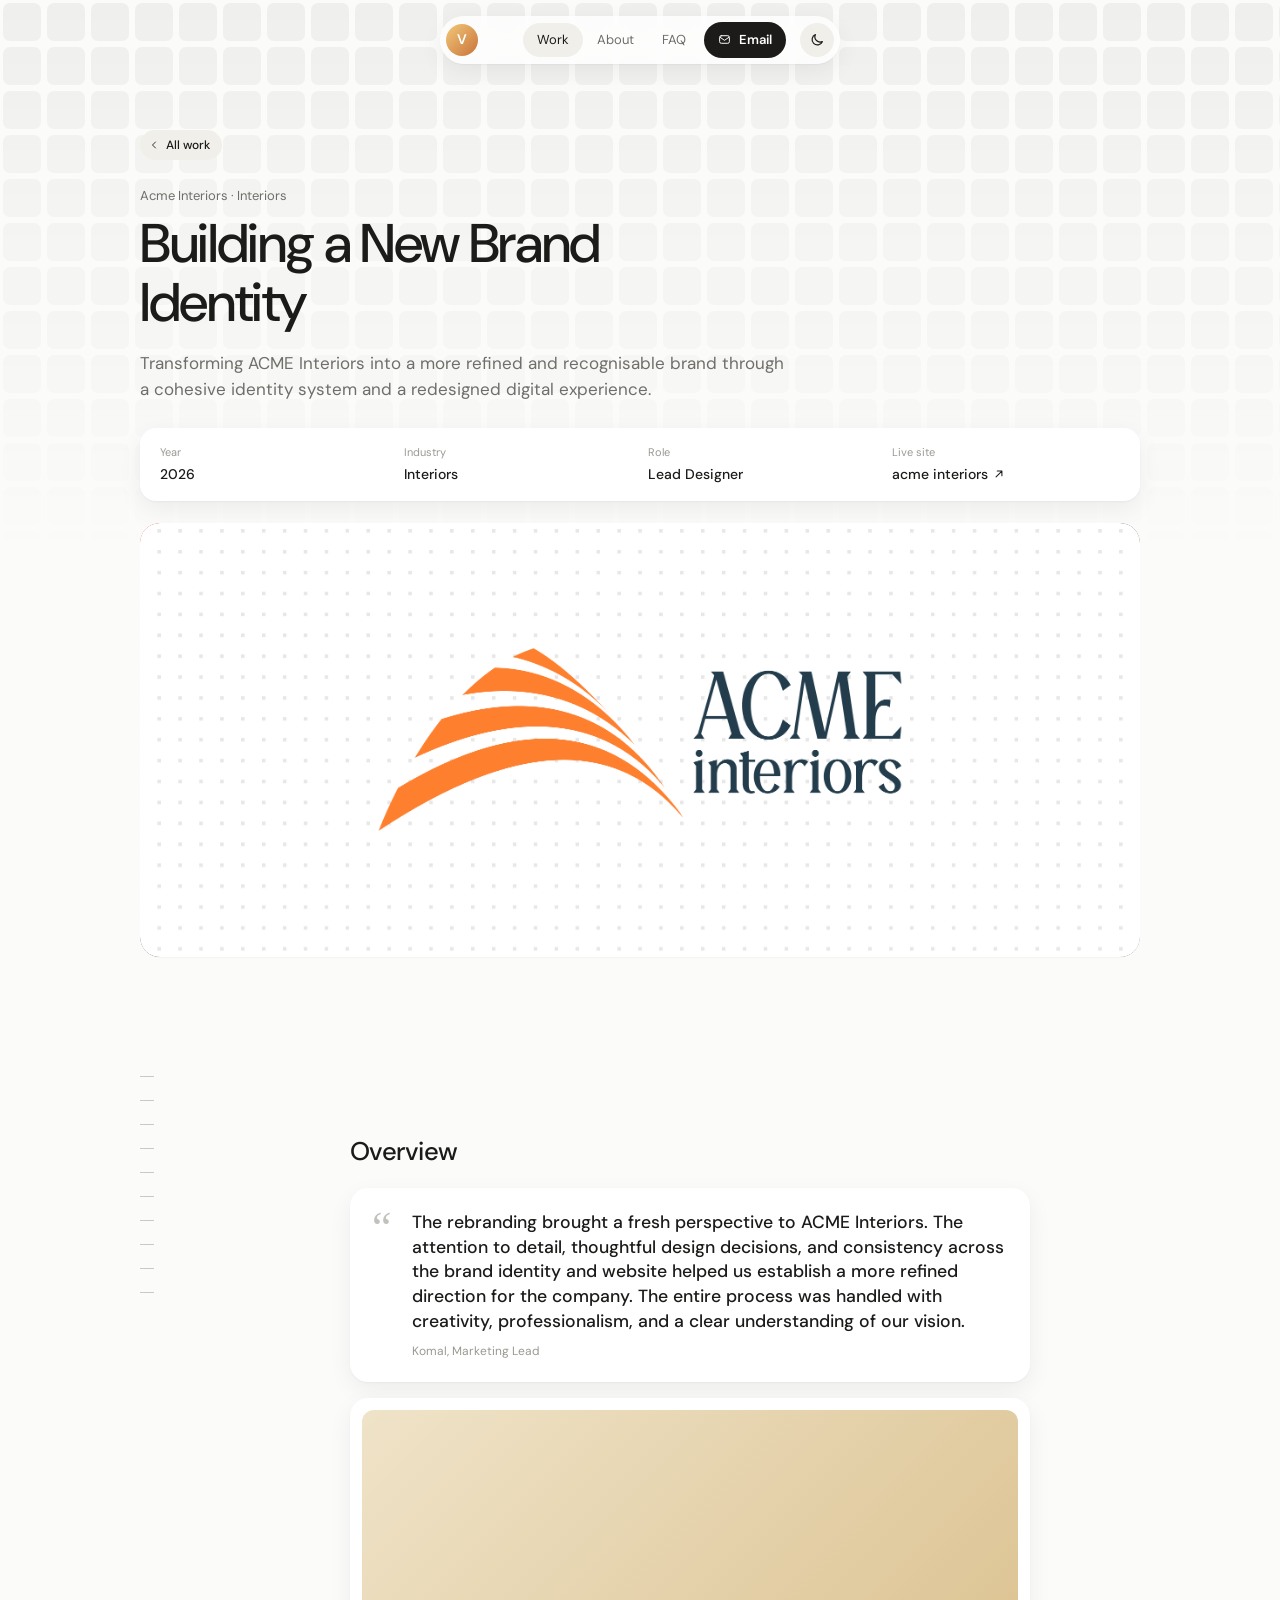
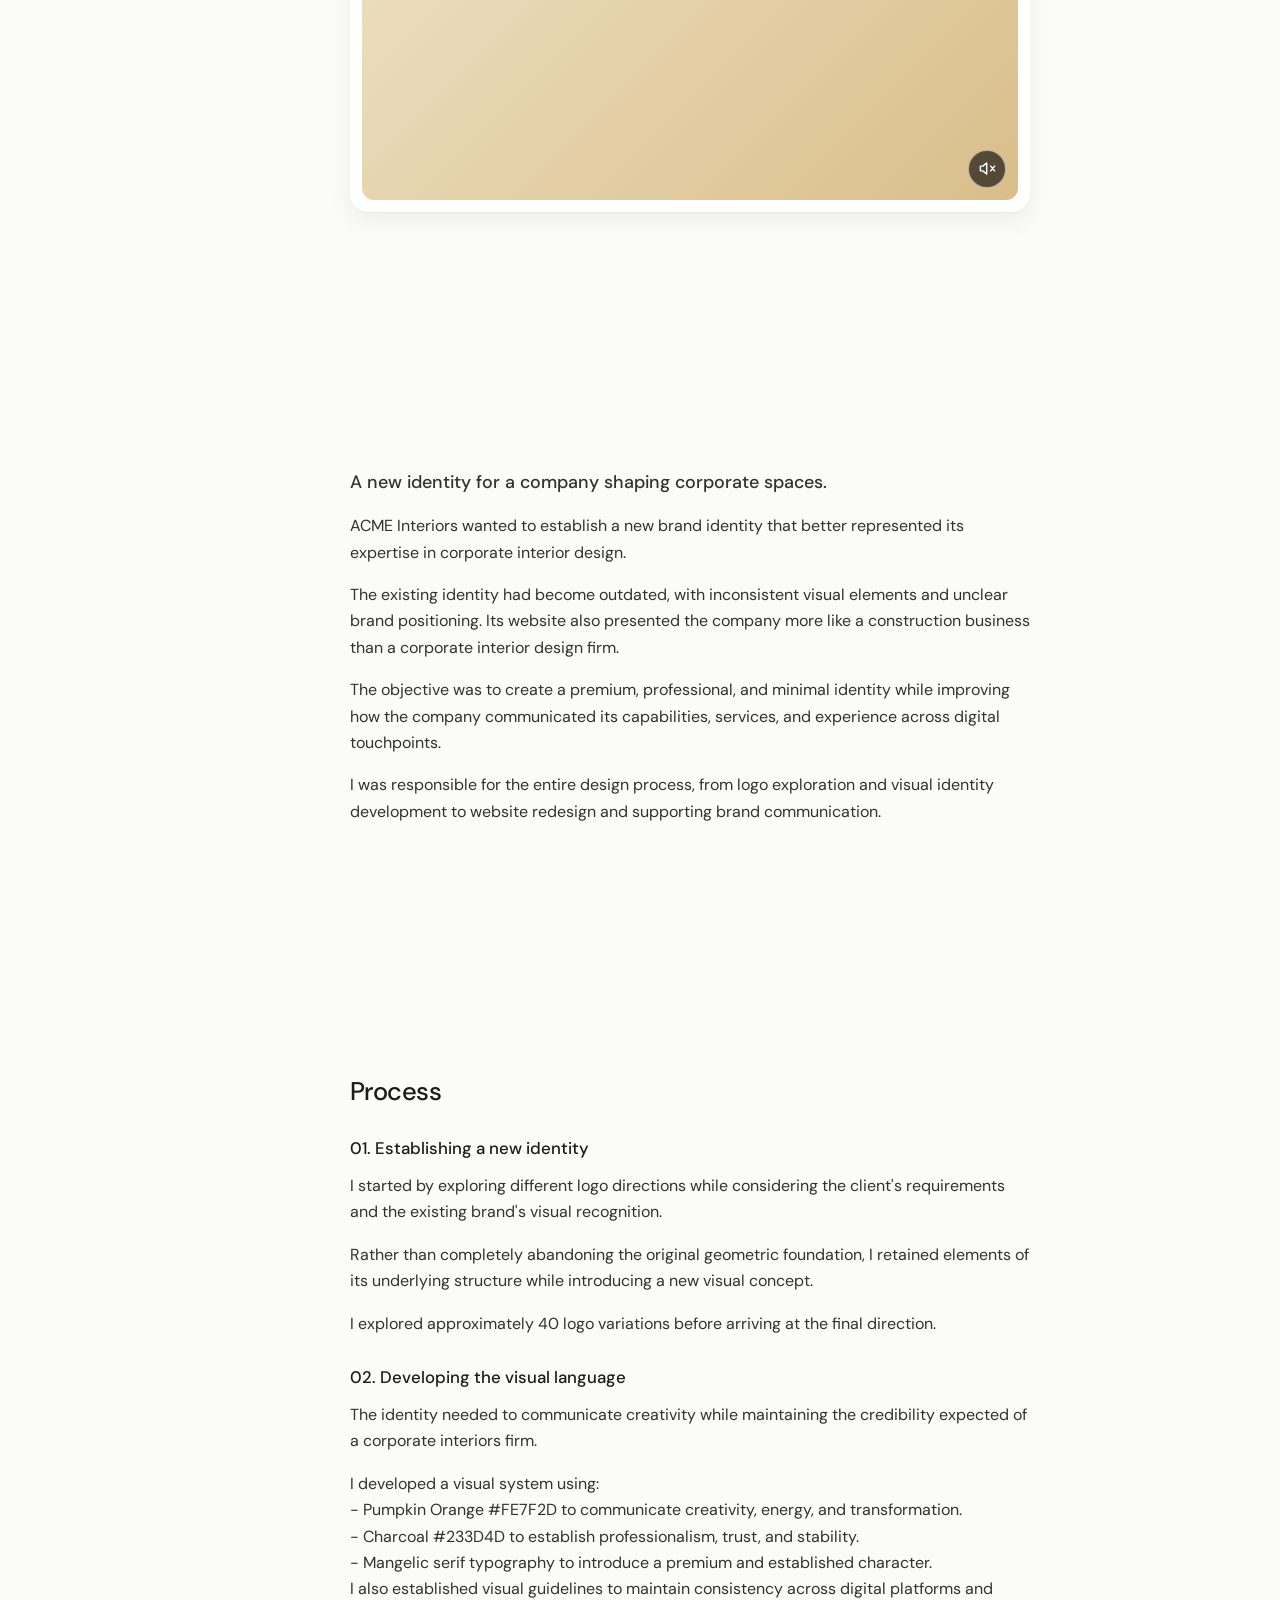
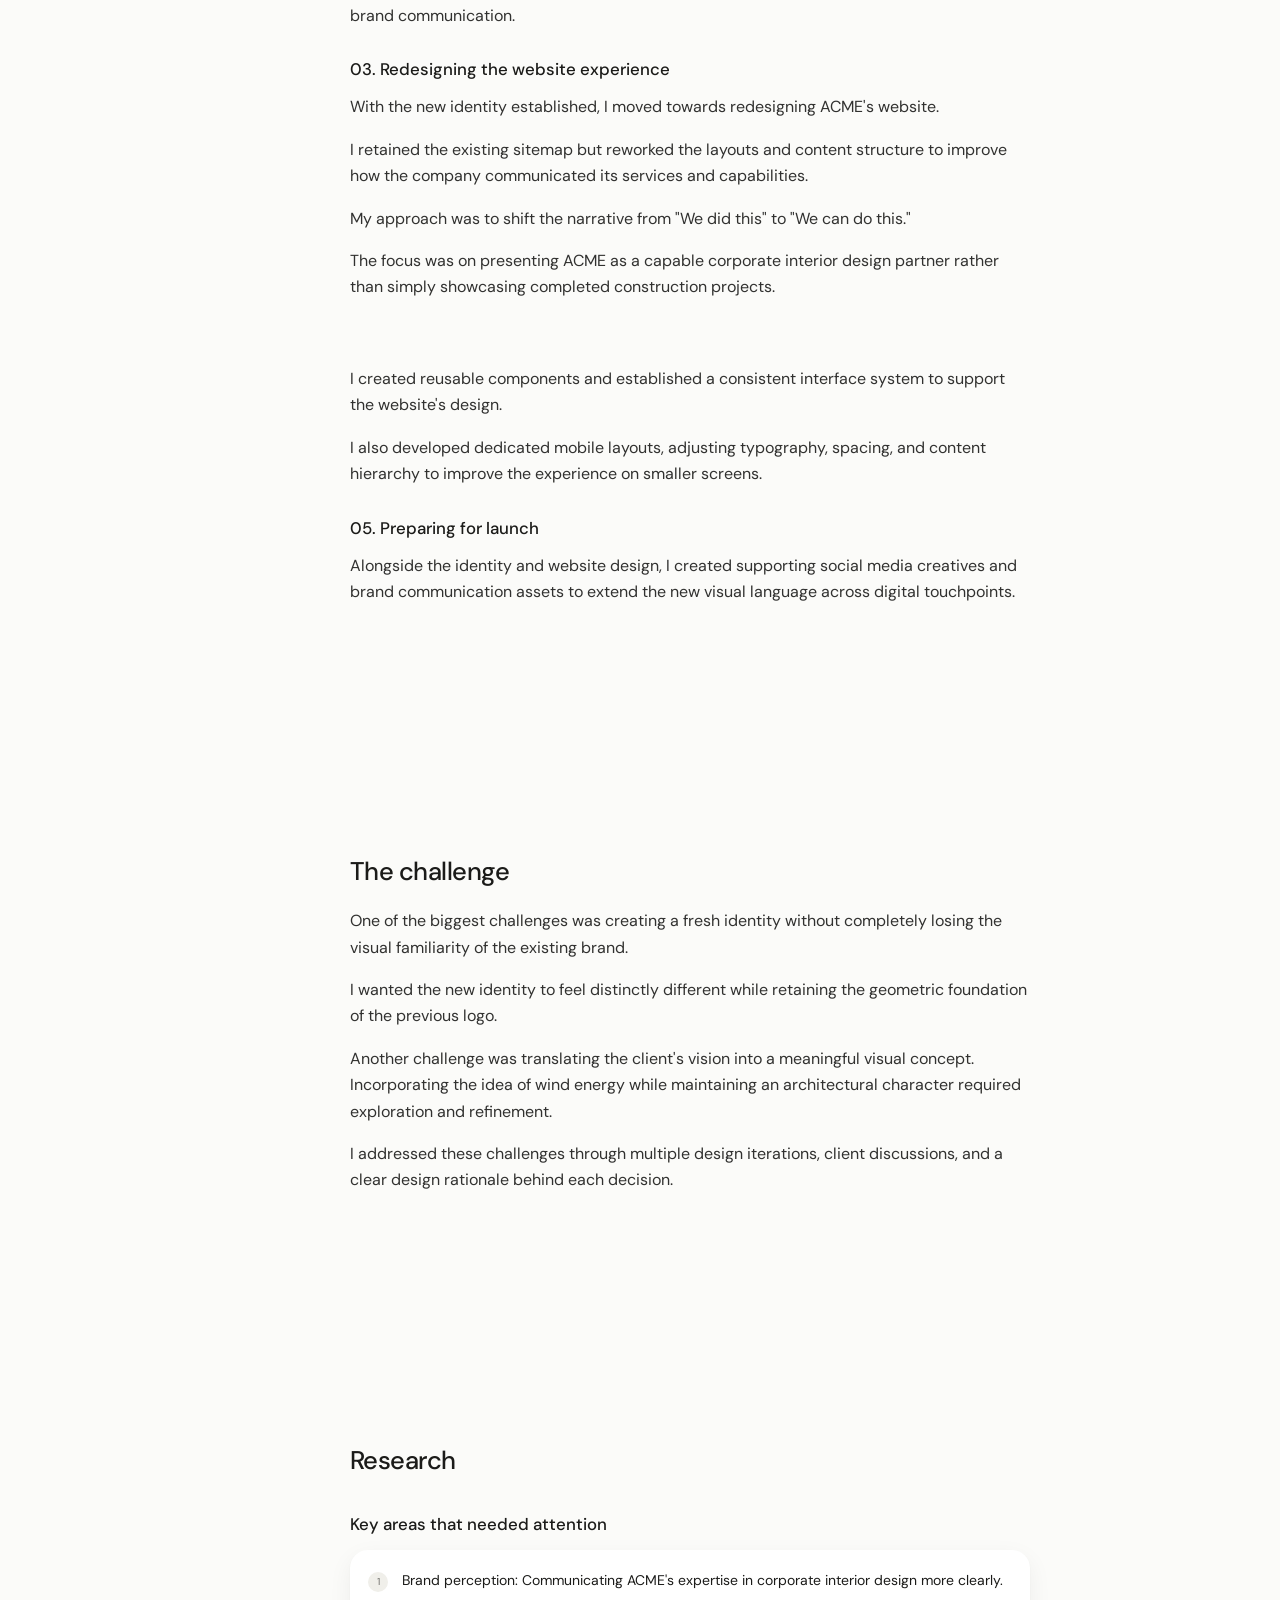
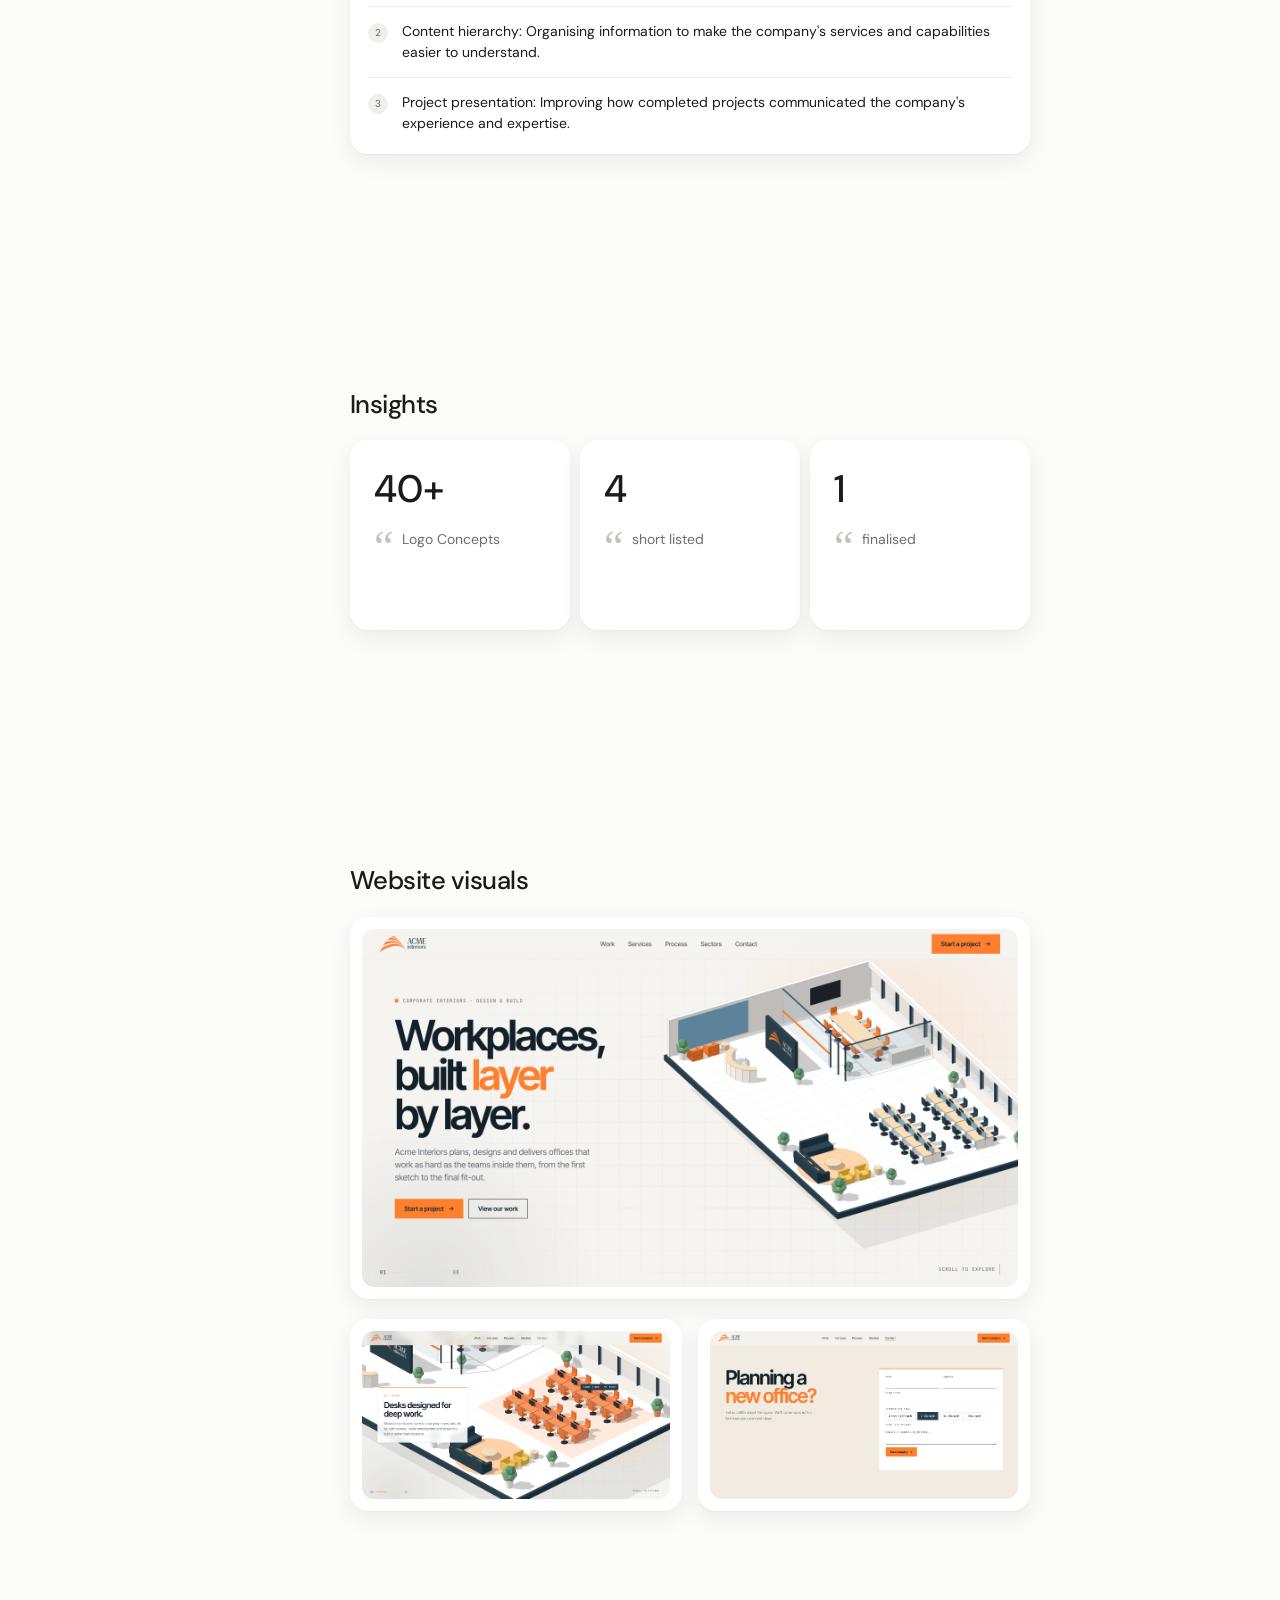
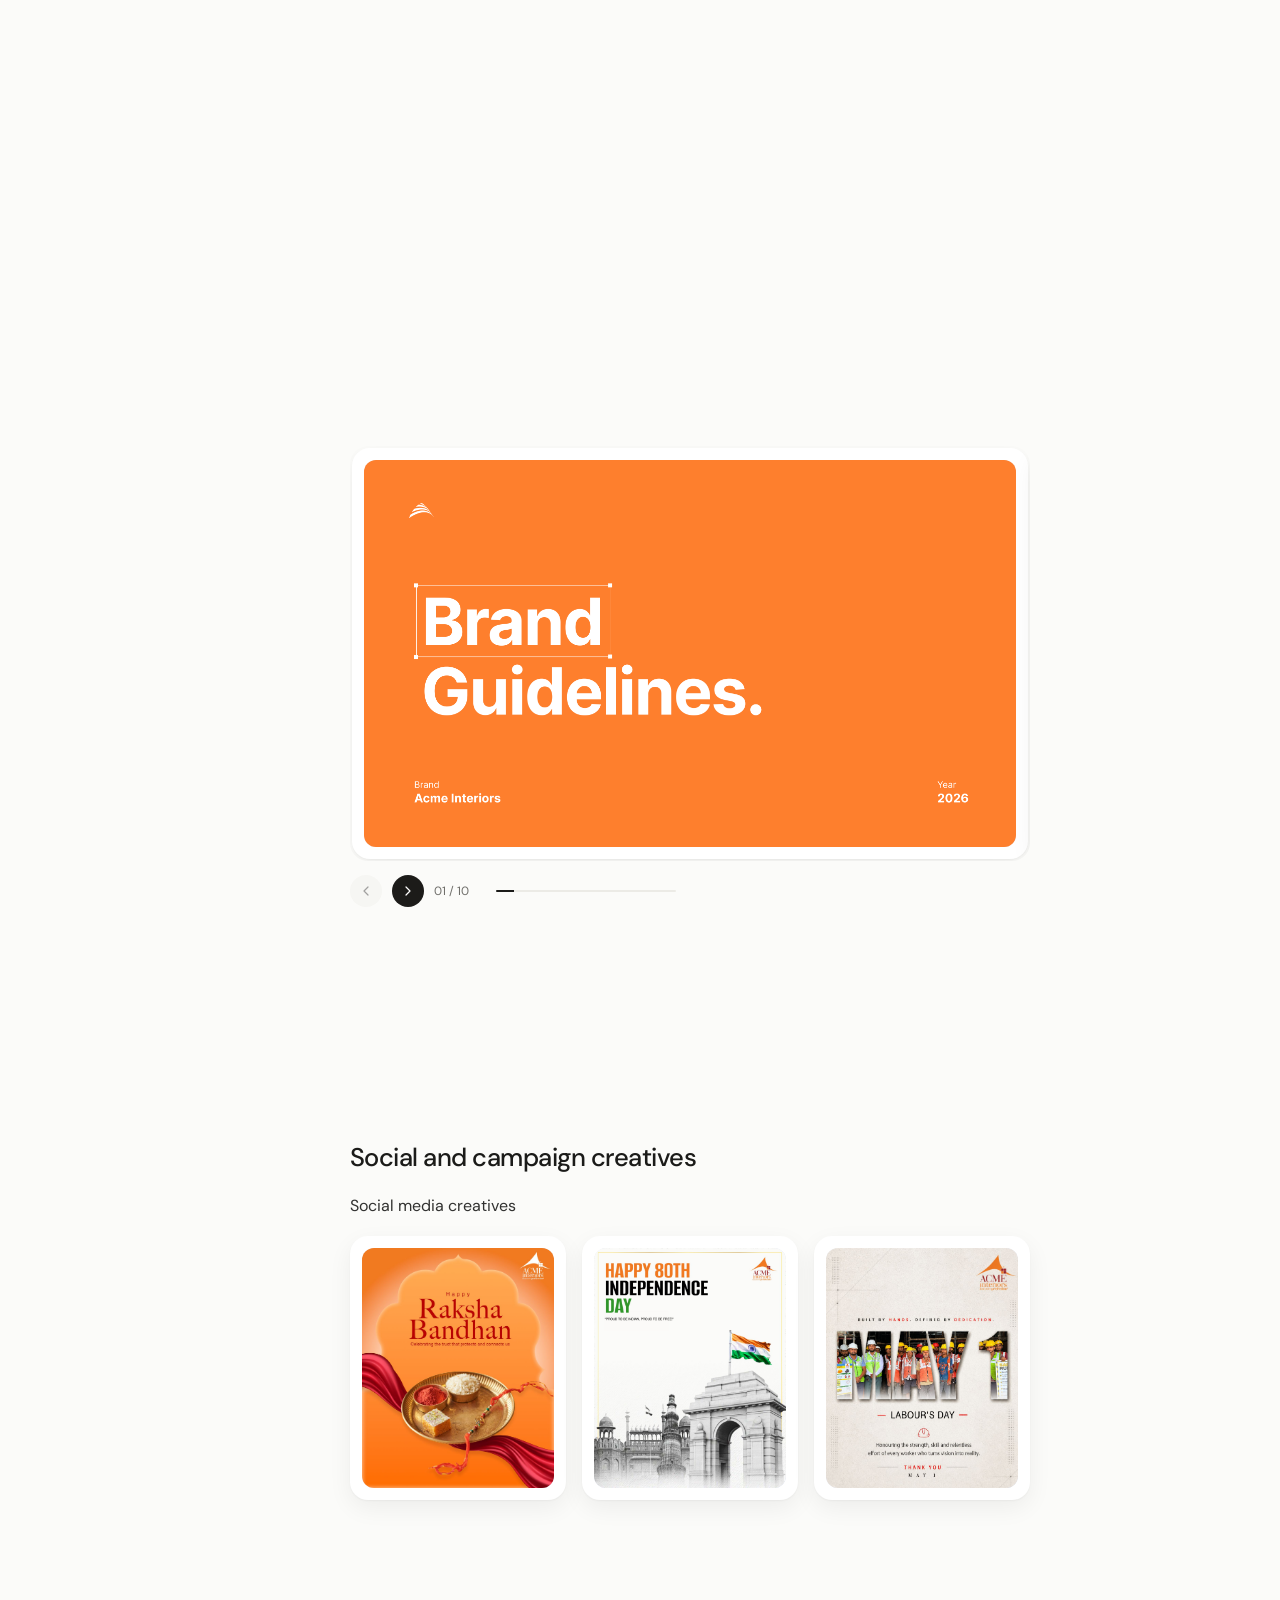
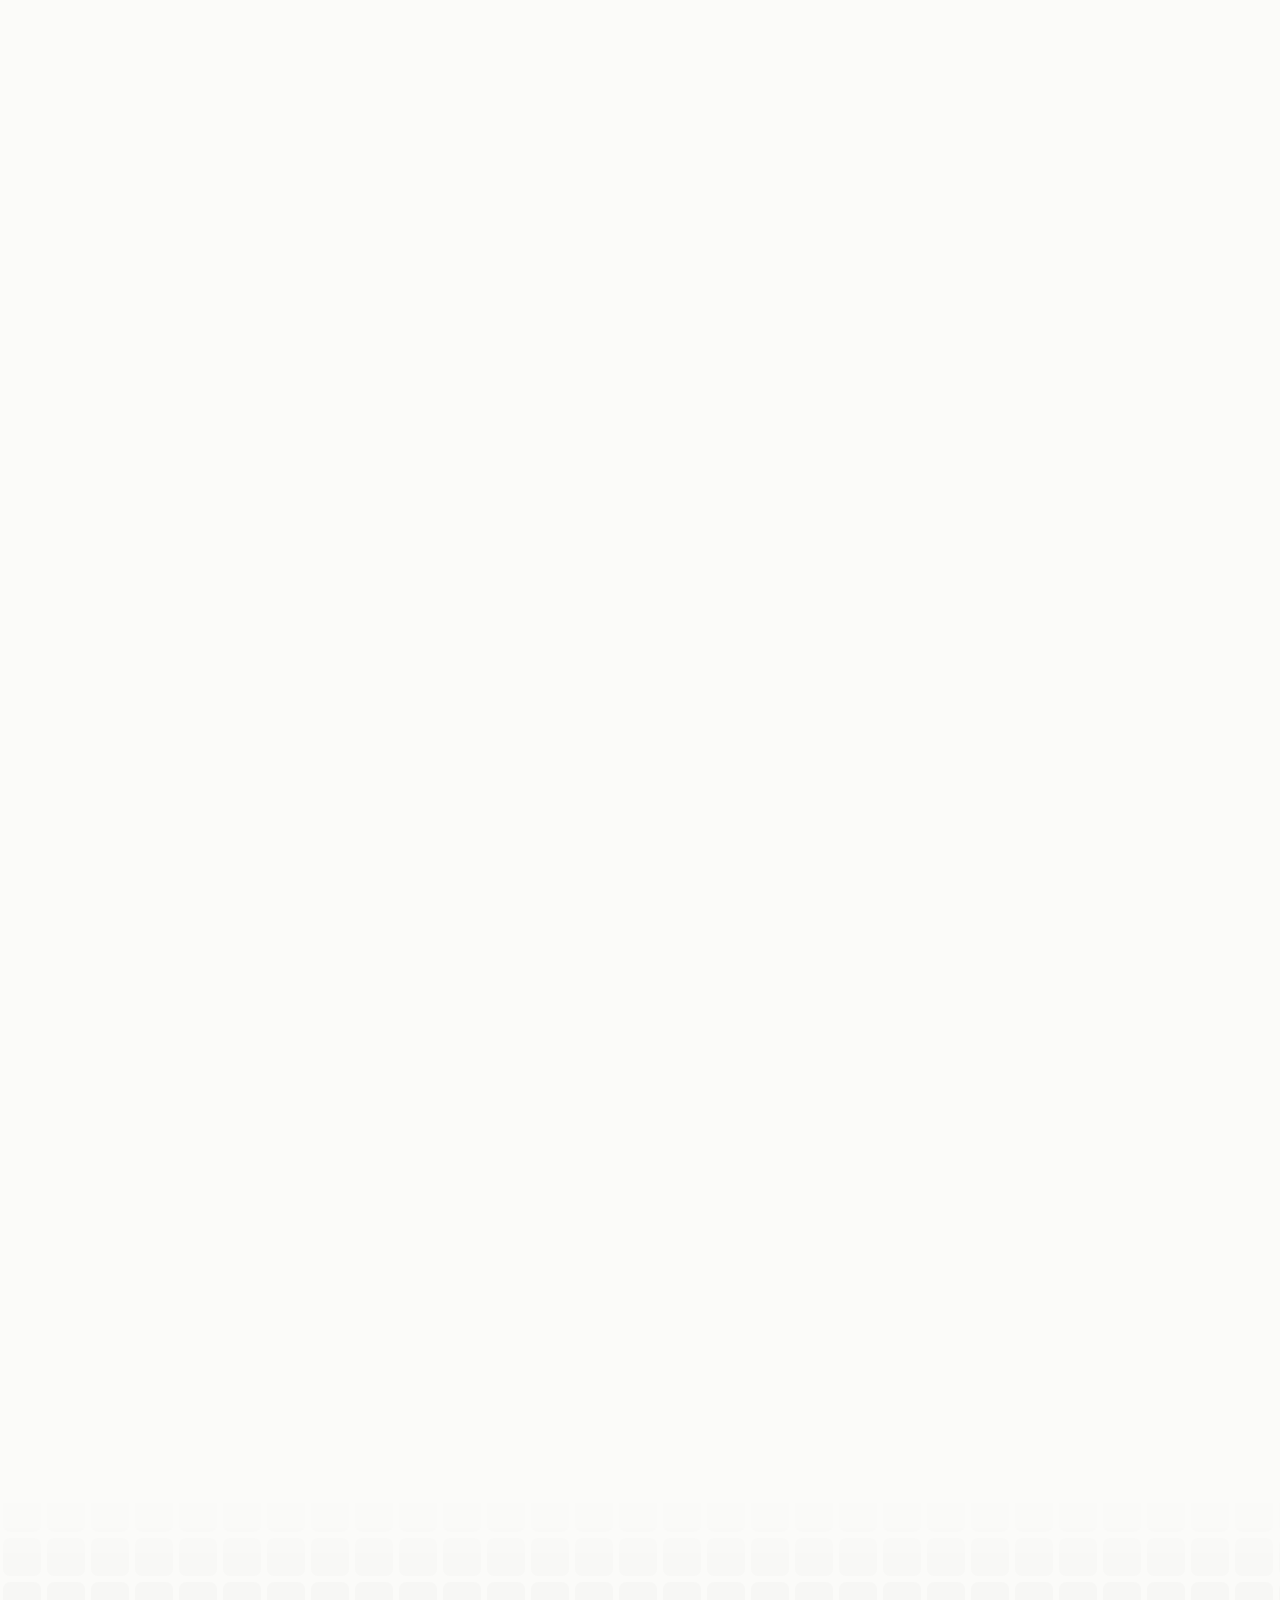
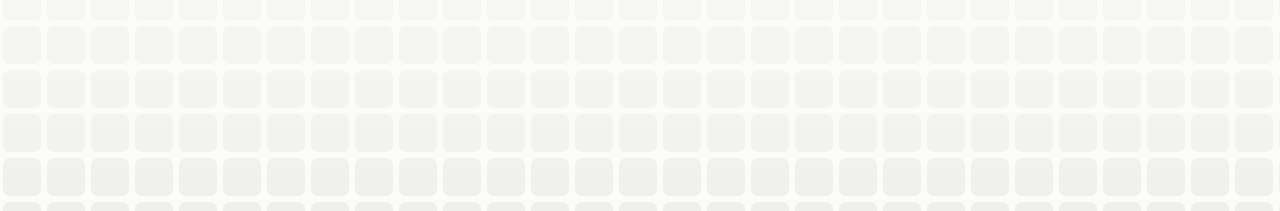
<file: case-study.html>
<!DOCTYPE html>
<html lang="en">
<head>
<meta charset="utf-8">
<meta name="viewport" content="width=device-width, initial-scale=1, viewport-fit=cover">
<link rel="icon" type="image/png" sizes="16x16" href="favicon-16x16.png">
<link rel="icon" type="image/png" sizes="32x32" href="favicon-32x32.png">
<link rel="apple-touch-icon" href="apple-touch-icon.png">
<link rel="manifest" href="site.webmanifest">
<title>Case study · Vignesh Balakumar</title>
<meta name="description" content="Case study by Vignesh Balakumar.">
<meta name="theme-color" content="#FBFBF9">
<script>document.documentElement.classList.add("js");</script>
<link rel="preconnect" href="https://api.fontshare.com">
<link rel="preconnect" href="https://fonts.googleapis.com">
<link rel="stylesheet" href="https://api.fontshare.com/v2/css?f[]=general-sans@400,500,600&display=swap">
<link rel="stylesheet" href="https://fonts.googleapis.com/css2?family=DM+Sans:wght@400;500;600&display=swap">
<style>
@view-transition { navigation: auto; }
:root {
  --bg: #FBFBF9; --ink: #1B1B19; --muted: #6F6E6A; --faint: #9A9992;
  --chip: #F0EFEA; --card: #FFFFFF; --line: #ECEBE6;
  --btn: #1C1B19; --btn-ink: #FFFFFF;
  --grid: rgba(27,27,25,.05); --glow: rgba(59,167,245,.55);
  --shadow: 0 1px 2px rgba(20,20,18,.04), 0 8px 24px rgba(20,20,18,.06);
  --dot: #3BA7F5;
  --ease: cubic-bezier(.2,.7,.2,1);
  --font: "General Sans","DM Sans",system-ui,-apple-system,"Segoe UI",Roboto,"Helvetica Neue",Arial,sans-serif;
  --wrap: 1000px;
}
:root[data-theme="dark"] {
  --bg: #121211; --ink: #F2F1ED; --muted: #A09F98; --faint: #77766F;
  --chip: #242422; --card: #1A1A18; --line: #2A2A27;
  --btn: #F2F1ED; --btn-ink: #121211;
  --grid: rgba(255,255,255,.05); --glow: rgba(120,190,255,.5);
  --shadow: 0 1px 2px rgba(0,0,0,.3), 0 8px 24px rgba(0,0,0,.35);
}
*,*::before,*::after { box-sizing: border-box; }
html { scroll-behavior: smooth; scroll-padding-top: 90px; -webkit-text-size-adjust: 100%; }
body { margin: 0; background: var(--bg); color: var(--ink); font-family: var(--font); font-size: 16px; line-height: 1.5; -webkit-font-smoothing: antialiased; overflow-x: hidden; }
a { color: inherit; text-decoration: none; }
button { font: inherit; color: inherit; cursor: pointer; border: 0; background: none; }
:focus-visible { outline: 2px solid var(--dot); outline-offset: 3px; border-radius: 8px; }
.wrap { width: min(var(--wrap), 100% - 48px); margin-inline: auto; }
svg.i { width: 1em; height: 1em; flex: none; fill: none; stroke: currentColor; stroke-width: 1.8; stroke-linecap: round; stroke-linejoin: round; }

/* Theme switch circle reveal (only while toggling) */
html.theming::view-transition-old(root), html.theming::view-transition-new(root) { animation: none; mix-blend-mode: normal; }

/* Highlight chip that draws in */
.hl { background: var(--chip); border-radius: .22em; padding: 0 .22em; margin-inline: -.04em; -webkit-box-decoration-break: clone; box-decoration-break: clone; }
.js .hl { background: linear-gradient(var(--chip), var(--chip)) no-repeat 0 50% / 0% 100%; }
.js .hl.in { background-size: 100% 100%; transition: background-size .8s cubic-bezier(.65,0,.35,1) .25s; }
.hero .hl.in { transition-delay: .95s; }

/* Reveal on scroll */
.js [data-reveal] { opacity: 0; transform: translateY(20px); transition: opacity .8s var(--ease) var(--d,0s), transform .8s var(--ease) var(--d,0s); }
.js [data-reveal].in { opacity: 1; transform: none; }
.js .tool[data-reveal] { transform: translateY(14px) scale(.85); transition-timing-function: cubic-bezier(.34,1.56,.64,1); }
.js .cover[data-reveal] { opacity: 1; transform: none; clip-path: inset(0 0 100% 0 round 14px); transition: clip-path 1.05s cubic-bezier(.7,0,.2,1) var(--d,0s); }
.js .cover[data-reveal].in { clip-path: inset(0 0 0 0 round 14px); }

/* Grid texture with cursor glow */
.grid-bg {
  position: absolute; left: 0; right: 0; top: 0; height: 560px; z-index: -1; pointer-events: none;
  background-color: var(--grid);
  background-image: radial-gradient(circle 150px at var(--mx,50%) var(--my,-400px), var(--glow), transparent);
  -webkit-mask-image: url("data:image/svg+xml,%3Csvg xmlns='http://www.w3.org/2000/svg' width='44' height='44'%3E%3Crect x='3' y='3' width='38' height='38' rx='7' fill='black'/%3E%3C/svg%3E"), linear-gradient(#000 0%, transparent 100%);
  -webkit-mask-size: 44px 44px, 100% 100%; -webkit-mask-repeat: repeat, no-repeat; -webkit-mask-composite: source-in;
  mask-image: url("data:image/svg+xml,%3Csvg xmlns='http://www.w3.org/2000/svg' width='44' height='44'%3E%3Crect x='3' y='3' width='38' height='38' rx='7' fill='black'/%3E%3C/svg%3E"), linear-gradient(#000 0%, transparent 100%);
  mask-size: 44px 44px, 100% 100%; mask-repeat: repeat, no-repeat; mask-composite: intersect;
}
.grid-bg.bottom {
  top: auto; bottom: 0; height: 320px;
  -webkit-mask-image: url("data:image/svg+xml,%3Csvg xmlns='http://www.w3.org/2000/svg' width='44' height='44'%3E%3Crect x='3' y='3' width='38' height='38' rx='7' fill='black'/%3E%3C/svg%3E"), linear-gradient(transparent 0%, #000 100%);
  mask-image: url("data:image/svg+xml,%3Csvg xmlns='http://www.w3.org/2000/svg' width='44' height='44'%3E%3Crect x='3' y='3' width='38' height='38' rx='7' fill='black'/%3E%3C/svg%3E"), linear-gradient(transparent 0%, #000 100%);
}

/* Nav */
.nav {
  position: fixed; top: 16px; left: 0; right: 0; margin-inline: auto; width: 400px; max-width: calc(100% - 24px); z-index: 50; isolation: isolate;
  display: grid; grid-template-columns: 1fr auto 1fr; align-items: center; gap: 4px; padding: 6px; box-sizing: border-box;
  background: color-mix(in srgb, var(--card) 78%, transparent);
  -webkit-backdrop-filter: blur(14px); backdrop-filter: blur(14px);
  border-radius: 999px; box-shadow: var(--shadow);
  animation: navIn .8s var(--ease) both;
  transition: top .45s var(--ease), width .65s var(--ease), max-width .65s var(--ease), padding .55s var(--ease), border-radius .55s var(--ease), background .4s, backdrop-filter .4s, box-shadow .4s;
}
.nav.scrolled { top: 0; width: 970px; max-width: calc(100% - 24px); padding: 10px 24px; border-radius: 0; background: transparent; -webkit-backdrop-filter: none; backdrop-filter: none; box-shadow: none; }
.nav-backdrop { position: fixed; z-index: 49; inset: 0 0 auto; height: 56px; background: color-mix(in srgb, var(--card) 48%, transparent); -webkit-backdrop-filter: blur(22px) saturate(150%); backdrop-filter: blur(22px) saturate(150%); box-shadow: 0 1px 2px rgba(20,20,18,.06), 0 12px 32px rgba(20,20,18,.12); opacity: 0; pointer-events: none; transition: opacity .4s; }
.nav.scrolled + .nav-backdrop { opacity: 1; }
@keyframes navIn { from { opacity: 0; transform: translateY(-26px); } to { opacity: 1; transform: none; } }
.nav .avatar { grid-column: 1; justify-self: start; width: 32px; height: 32px; border-radius: 50%; display: grid; place-items: center; background: linear-gradient(135deg,#F2C879,#C9733A); color: #fff; font-weight: 600; font-size: 14px; margin-right: 4px; transition: transform .35s cubic-bezier(.34,1.56,.64,1); }
.nav .avatar:hover { transform: rotate(-12deg) scale(1.08); }
.menu-toggle { display: none; }
.nav-menu { display: contents; }
.links { position: relative; grid-column: 2; display: flex; }
.nav-actions { grid-column: 3; justify-self: end; display: flex; align-items: center; gap: 10px; }
.indicator { position: absolute; top: 0; bottom: 0; left: 0; width: 0; border-radius: 999px; background: var(--chip); opacity: 0; pointer-events: none; transition: transform .4s cubic-bezier(.3,.9,.3,1), width .4s cubic-bezier(.3,.9,.3,1), opacity .2s; }
.link { position: relative; z-index: 1; padding: 7px 14px; font-size: 13px; color: var(--muted); border-radius: 999px; transition: color .2s; }
.link:hover, .link.active { color: var(--ink); }
.pill-dark { display: inline-flex; align-items: center; gap: 8px; padding: 8px 14px; border-radius: 999px; background: var(--btn); color: var(--btn-ink); font-size: 13px; font-weight: 600; transition: transform .2s; }
.pill-dark:hover { transform: scale(1.04); }
.pill-dark:active { transform: scale(.97); }
.icon-btn { width: 34px; height: 34px; border-radius: 50%; display: grid; place-items: center; background: var(--chip); font-size: 16px; margin-left: 4px; transition: transform .4s cubic-bezier(.34,1.56,.64,1); }
.icon-btn:hover { transform: rotate(25deg); }

/* Progress bar (case study) */
.progress { position: fixed; top: 0; left: 0; right: 0; height: 3px; z-index: 60; background: var(--dot); transform-origin: left; transform: scaleX(0); }

/* Hero */
.hero { position: relative; padding: 150px 0 90px; }
.hero > .wrap { display: grid; grid-template-columns: 1.3fr 1fr; gap: 40px; align-items: end; }
.chip { display: inline-flex; align-items: center; gap: 8px; padding: 5px 12px; border-radius: 999px; background: var(--chip); font-size: 12px; color: var(--muted); }
.chip b { font-weight: 500; color: var(--ink); }
h1 { font-weight: 500; font-size: clamp(2.2rem,5vw,3.1rem); line-height: 1.1; letter-spacing: -.025em; margin: 22px 0 18px; }
.ln { display: block; overflow: hidden; padding-bottom: .1em; margin-bottom: -.1em; }
.ln > span { display: inline-block; animation: lineUp .95s cubic-bezier(.2,.8,.2,1) both; animation-delay: var(--d,0s); }
@keyframes lineUp { from { transform: translateY(108%); } to { transform: none; } }
.lede { color: var(--muted); font-size: 18px; margin: 0 0 20px; max-width: 34ch; }
.path { display: flex; flex-wrap: wrap; align-items: center; gap: 10px; font-size: 14px; margin-bottom: 24px; }
.path .arrow { color: var(--faint); }
.path .status { display: inline-flex; align-items: center; gap: 8px; }
.dot { width: 7px; height: 7px; border-radius: 50%; background: var(--dot); flex: none; position: relative; }
.dot::after { content: ""; position: absolute; inset: 0; border-radius: 50%; background: var(--dot); animation: ping 2.4s ease-out infinite; }
@keyframes ping { 0% { transform: scale(1); opacity: .6; } 70%,100% { transform: scale(3.2); opacity: 0; } }
.btn-row { display: flex; flex-wrap: wrap; gap: 8px; }
.pill { display: inline-flex; align-items: center; gap: 8px; padding: 10px 16px; border-radius: 12px; background: var(--chip); font-size: 13px; font-weight: 600; transition: transform .2s var(--ease), background .2s; }
.pill:hover { transform: translateY(-2px); }
.pill:active { transform: scale(.96); }
.pill.dark { background: var(--btn); color: var(--btn-ink); }
.hero-load > * { animation: rise .7s var(--ease) both; }
.hero-load > h1 { animation: none; }
.hero-load > *:nth-child(3) { animation-delay: .5s; }
.hero-load > *:nth-child(4) { animation-delay: .6s; }
.hero-load > *:nth-child(5) { animation-delay: .7s; }
@keyframes rise { from { opacity: 0; transform: translateY(12px); } to { opacity: 1; transform: none; } }

/* Hero stacked carousel */
.stack { position: relative; width: 100%; max-width: 380px; justify-self: end; margin-bottom: 18px; animation: stackIn 1s .55s var(--ease) both; }
@keyframes stackIn { from { opacity: 0; transform: translateX(40px) rotate(2deg); } to { opacity: 1; transform: none; } }
.stack::before, .stack::after { content: ""; position: absolute; height: 100%; border-radius: 18px; background: var(--card); box-shadow: var(--shadow); z-index: 0; transition: transform .45s var(--ease), opacity .3s; }
.stack::before { left: 14px; right: 14px; top: 8px; opacity: .7; }
.stack::after { left: 26px; right: 26px; top: 15px; opacity: .45; }
.stack:hover::before { transform: translateY(4px); }
.stack:hover::after { transform: translateY(9px); }
.stack-card { position: relative; z-index: 1; display: flex; align-items: center; gap: 14px; padding: 12px 14px 12px 12px; border-radius: 18px; background: var(--card); box-shadow: var(--shadow); transition: opacity .2s, transform .2s; }
.stack-card.swap { opacity: 0; transform: translateY(8px); }
.stack-ico { width: 56px; height: 56px; border-radius: 14px; flex: none; display: grid; place-items: center; color: #fff; font-weight: 600; font-size: 20px; }
.stack-txt { min-width: 0; flex: 1; }
.stack-meta { font-size: 11px; color: var(--faint); }
.stack-title { font-size: 14px; font-weight: 500; line-height: 1.3; }
.stack-next { width: 30px; height: 30px; border-radius: 50%; background: var(--chip); display: grid; place-items: center; flex: none; transition: transform .25s; }
.stack-next:hover { transform: translateX(3px); }
.dots { position: absolute; top: calc(100% + 28px); left: 50%; transform: translateX(-50%); display: flex; gap: 6px; padding: 6px 10px; border-radius: 999px; background: var(--chip); }
.dots button { position: relative; width: 6px; height: 6px; padding: 0; border-radius: 99px; background: var(--faint); opacity: .6; overflow: hidden; transition: width .35s var(--ease), opacity .3s; }
.dots button[aria-current="true"] { width: 24px; opacity: 1; background: color-mix(in srgb, var(--faint) 45%, transparent); }
.dots button::after { content: ""; position: absolute; inset: 0; background: var(--ink); transform-origin: left; transform: scaleX(0); }
.dots button.run::after { animation: fill 4.5s linear forwards; }
.stack:hover .dots button::after { animation-play-state: paused; }
@keyframes fill { to { transform: scaleX(1); } }

/* Sections */
h2 { font-weight: 500; font-size: 1.6rem; letter-spacing: -.02em; line-height: 1.2; margin: 0; }
section { padding-block: 70px; }

/* Work list */
.work-list { display: grid; gap: 56px; margin-top: 36px; padding-inline: 10px; }
.case { display: grid; grid-template-columns: 1.15fr 1fr; gap: 30px; align-items: center; }
.cover { position: relative; aspect-ratio: 16/10.4; border-radius: 14px; overflow: hidden; display: grid; place-items: center; color: #fff; isolation: isolate; box-shadow: var(--shadow); }
.case-cover-link { display: block; border-radius: 14px; }
.case-copy { display: block; color: inherit; text-decoration: none; }
.case-copy:focus-visible, .case-cover-link:focus-visible { outline: 2px solid var(--ink); outline-offset: 4px; border-radius: 8px; }
.cover::before { content: ""; position: absolute; inset: -6%; z-index: -1; background: var(--bg-cover); transform: translate3d(0,var(--py,0px),0) scale(var(--s,1)); transition: transform .9s var(--ease); }
.case:hover .cover, .next:hover .cover { --s: 1.07; }
.cover img { position: absolute; inset: 0; width: 100%; height: 100%; object-fit: cover; transform: scale(var(--s,1)); transition: transform .9s var(--ease); }
.cover .mark { font-weight: 600; font-size: clamp(1.5rem,3.4vw,2.2rem); letter-spacing: -.02em; text-align: center; padding: 0 20px; text-shadow: 0 2px 20px rgba(0,0,0,.25); transition: transform .6s var(--ease), letter-spacing .6s var(--ease); }
.case:hover .mark, .next:hover .mark { transform: scale(1.04); letter-spacing: -.01em; }
.case .meta, .next .meta { font-size: 12px; color: var(--faint); }
.case h3 { font-weight: 500; font-size: clamp(1.35rem,2.4vw,1.65rem); line-height: 1.2; letter-spacing: -.02em; margin: 8px 0 12px; max-width: 18ch; }
.case .desc { font-size: 14px; color: var(--muted); margin: 0 0 14px; max-width: 42ch; }
.tags { display: flex; flex-wrap: wrap; gap: 6px; margin-bottom: 16px; }
.tags span { padding: 4px 10px; border-radius: 999px; background: var(--chip); font-size: 11px; color: var(--muted); }
.read { display: inline-flex; align-items: center; gap: 4px; font-size: 13px; font-weight: 500; }
.read .i { transition: transform .25s var(--ease); }
.read:hover .i, .case:hover .read .i, .next:hover .read .i { transform: translateX(4px); }

/* About */
.about { display: grid; grid-template-columns: 240px 1fr; gap: 40px; align-items: start; }
.facts { margin-top: 18px; padding: 8px 18px; background: var(--card); border-radius: 14px; box-shadow: var(--shadow); font-size: 12px; }
.facts div { display: flex; justify-content: space-between; gap: 14px; padding: 9px 0; }
.facts dt { color: var(--faint); }
.facts dd { margin: 0; text-align: right; font-weight: 500; }
.about h3 { font-weight: 500; font-size: 1.6rem; line-height: 1.25; letter-spacing: -.02em; margin: 0 0 18px; }
.bullets { list-style: none; margin: 0; padding: 0; display: grid; gap: 14px; color: var(--muted); font-size: 16px; }
.bullets li { position: relative; padding-left: 20px; max-width: 62ch; }
.bullets li::before { content: ""; position: absolute; left: 4px; top: .7em; width: 5px; height: 5px; border-radius: 50%; background: var(--faint); }
.bullets li[hidden] { display: none; }
.toggle { margin-top: 20px; display: inline-flex; align-items: center; gap: 6px; padding: 8px 14px; border-radius: 999px; background: var(--chip); font-size: 12px; font-weight: 600; }
.toggle .i { transition: transform .3s; }
.toggle[aria-expanded="true"] .i { transform: rotate(180deg); }
.tools { margin-top: 56px; }
.tools h4 { margin: 0 0 12px; font-weight: 500; font-size: 13px; }
.tool-row { display: flex; flex-wrap: wrap; gap: 14px 18px; }
.tool { display: grid; justify-items: center; gap: 6px; width: 62px; font-size: 10px; color: var(--faint); }
.tool i { width: 38px; height: 38px; border-radius: 11px; display: grid; place-items: center; background: var(--card); box-shadow: var(--shadow); font-style: normal; font-weight: 600; font-size: 13px; transition: transform .35s cubic-bezier(.34,1.56,.64,1); }
.tool:hover i { transform: translateY(-5px) rotate(-6deg); }

/* FAQ */
.faq { margin-top: 28px; max-width: 640px; background: var(--card); border-radius: 18px; box-shadow: var(--shadow); padding: 4px 0; }
.faq-item + .faq-item { border-top: 1px solid var(--line); }
.faq-q { width: 100%; display: flex; justify-content: space-between; align-items: center; gap: 16px; padding: 16px 18px; text-align: left; font-size: 14px; font-weight: 500; }
.faq-q .tg { width: 24px; height: 24px; border-radius: 50%; background: var(--chip); display: grid; place-items: center; flex: none; font-size: 12px; transition: transform .35s var(--ease); }
.faq-q[aria-expanded="true"] .tg { transform: rotate(135deg); }
.faq-a { display: grid; grid-template-rows: 0fr; transition: grid-template-rows .35s ease; }
.faq-a.open { grid-template-rows: 1fr; }
.faq-a > div { overflow: hidden; }
.faq-a p { margin: 0; padding: 0 18px 18px; font-size: 13.5px; color: var(--muted); }

/* Footer */
footer { position: relative; text-align: center; padding: 110px 0 60px; margin-top: 40px; }
footer h2 { font-size: clamp(1.7rem,4vw,2.3rem); margin-bottom: 22px; }
footer .btn-row { justify-content: center; }
.foot-meta { display: grid; justify-items: center; gap: 12px; margin-top: 22px; font-size: 12px; color: var(--muted); }
.foot-meta .pill { font-weight: 500; color: var(--muted); padding: 7px 14px; border-radius: 999px; }
.foot-meta .where { display: inline-flex; align-items: center; gap: 8px; }

/* ===== Case study page ===== */
.case-hero { padding: 130px 0 30px; position: relative; }
.back { display: inline-flex; align-items: center; gap: 6px; padding: 6px 12px 6px 8px; border-radius: 999px; background: var(--chip); font-size: 12px; font-weight: 500; transition: transform .25s var(--ease); }
.back .i { transition: transform .25s var(--ease); }
.back:hover .i { transform: translateX(-3px); }
.case-hero .meta { margin: 26px 0 8px; font-size: 13px; color: var(--muted); }
.case-hero h1 { font-size: clamp(2.2rem,5.5vw,3.4rem); max-width: 16ch; margin: 0 0 18px; }
.case-hero .sub { color: var(--muted); font-size: 17px; max-width: 54ch; margin: 0 0 18px; }
.badge { display: inline-flex; align-items: center; gap: 8px; padding: 8px 14px; border-radius: 999px; background: var(--chip); font-size: 13px; font-weight: 500; }
.facts-bar { display: grid; grid-template-columns: repeat(4,1fr); gap: 16px; margin-top: 26px; padding: 16px 20px; background: var(--card); border-radius: 16px; box-shadow: var(--shadow); }
.facts-bar dt { font-size: 11px; color: var(--faint); margin-bottom: 3px; }
.facts-bar dd { margin: 0; font-size: 14px; font-weight: 500; }
.facts-bar a { display: inline-flex; align-items: center; gap: 4px; }
.hero-cover { margin-top: 22px; aspect-ratio: 2.3/1; border-radius: 20px; }
.js .hero-cover[data-reveal] { clip-path: inset(0 0 100% 0 round 20px); }
.js .hero-cover[data-reveal].in { clip-path: inset(0 0 0 0 round 20px); }
.hero-cover .mark { font-size: clamp(2rem,6vw,3.6rem); }

.doc { display: grid; grid-template-columns: 170px minmax(0,680px); gap: 40px; margin-top: 80px; }
.rail { position: sticky; top: 120px; align-self: start; height: max-content; }
.rail ul { list-style: none; margin: 0; padding: 0; display: grid; gap: 6px; }
.rail a { display: flex; align-items: center; gap: 12px; height: 18px; font-size: 12px; color: var(--faint); }
.rail i { display: block; height: 1.5px; width: 14px; background: var(--faint); opacity: .5; transition: width .4s var(--ease), background .3s, opacity .3s; }
.rail span { opacity: 0; transform: translateX(-6px); transition: opacity .3s, transform .3s var(--ease); white-space: nowrap; }
.rail a:hover span { opacity: 1; transform: none; }
.rail a.on { color: var(--ink); }
.rail a.on i { width: 44px; background: var(--ink); opacity: 1; }
.rail a.on span { opacity: 1; transform: none; }
.sec { margin-top: 96px; }
.sec:first-child { margin-top: 0; }
.sec h2 { margin-bottom: 20px; }
.sec h3 { font-weight: 500; font-size: 1.05rem; margin: 28px 0 12px; }
.prose p { margin: 0 0 16px; max-width: 62ch; color: color-mix(in srgb, var(--ink) 90%, transparent); line-height: 1.65; }
.lead { font-size: 1.12rem; font-weight: 500; line-height: 1.4; margin: 28px 0 12px; }
.card { background: var(--card); border-radius: 18px; box-shadow: var(--shadow); padding: 12px; }
.card.pad { padding: 20px 22px; }
figure { margin: 0 0 20px; }
figcaption, .cap { margin-top: 10px; font-size: 12px; color: var(--faint); }
.card + .cap, figure .cap { margin-top: 10px; }
.quote-card { display: grid; grid-template-columns: 34px 1fr; gap: 6px; padding: 22px; }
.quote-card .q, .insight .q { font-size: 44px; line-height: .8; color: var(--faint); opacity: .6; font-family: Georgia, serif; }
.quote-card p { margin: 0; font-size: 1.1rem; font-weight: 500; line-height: 1.4; }
.quote-card small { display: block; margin-top: 10px; font-size: 12px; color: var(--faint); font-weight: 400; }
.ph { position: relative; display: grid; place-items: center; width: 100%; aspect-ratio: var(--ar,16/9.5); border-radius: 12px; background: linear-gradient(135deg, var(--a,#E8EBF4), var(--b,#D3DBEE)); color: rgba(20,20,40,.45); font-size: 13px; font-weight: 500; overflow: hidden; }
:root[data-theme="dark"] .ph { color: rgba(255,255,255,.5); filter: brightness(.75); }
.ph img { position: absolute; inset: 0; width: 100%; height: 100%; object-fit: cover; }
.ph video { position: absolute; inset: 0; width: 100%; height: 100%; object-fit: cover; }
.ph-video-mute { position: absolute; z-index: 1; right: 12px; bottom: 12px; display: grid; place-items: center; width: 38px; height: 38px; padding: 0; border: 1px solid rgba(255,255,255,.55); border-radius: 50%; background: rgba(0,0,0,.62); color: #fff; cursor: pointer; backdrop-filter: blur(8px); }
.ph-video-mute:hover { background: rgba(0,0,0,.82); }
.ph-video-mute:focus-visible { outline: 2px solid #fff; outline-offset: 3px; }
.ph-video-mute svg { width: 19px; height: 19px; fill: none; stroke: currentColor; stroke-width: 1.8; stroke-linecap: round; stroke-linejoin: round; }
.ph > .image-open, .cover > .image-open { position: absolute; inset: 0; }
.image-open img { cursor: zoom-in; }
.shot-open { display: block; cursor: zoom-in; }
.image-open:focus-visible { outline: 2px solid var(--ink); outline-offset: 3px; }
.image-lightbox { position: fixed; inset: 0; z-index: 1000; display: grid; place-items: center; padding: 76px 40px 40px; background: rgba(12,12,12,.84); backdrop-filter: blur(8px); }
.image-lightbox[hidden] { display: none; }
.image-lightbox-frame { position: relative; }
.image-lightbox img { display: block; width: auto; height: auto; max-width: 80vw; max-height: 80vh; padding: 8px; border-radius: 20px; background: #fff; object-fit: contain; box-shadow: 0 24px 80px rgba(0,0,0,.4); }
.image-lightbox button { position: absolute; top: 0; right: 0; display: grid; place-items: center; width: 42px; height: 42px; padding: 0; border: 1px solid rgba(255,255,255,.8); border-radius: 50%; background: #fff; color: #171717; box-shadow: 0 8px 26px rgba(0,0,0,.28); cursor: pointer; transform: translate(50%,-50%); transition: transform .2s, background .2s, box-shadow .2s; }
.image-lightbox button:hover { transform: translate(50%,-50%) scale(1.06); background: #f0f0f0; box-shadow: 0 12px 30px rgba(0,0,0,.35); }
.image-lightbox button svg { display: block; width: 18px; height: 18px; }
.image-lightbox button:focus-visible { outline: 2px solid #fff; outline-offset: 4px; }
@media (max-width: 600px) {
  .image-lightbox { padding: 72px 16px 20px; }
  .nav.scrolled { width: 100%; max-width: none; padding-inline: 12px; }
  .nav.scrolled .nav-actions { gap: 6px; }
  .nav.scrolled .link { padding-inline: 8px; }
}
.grid2 { display: grid; grid-template-columns: 1fr 1fr; gap: 16px; }
.grid3 { display: grid; grid-template-columns: repeat(3,1fr); gap: 16px; }

/* Feature viewer */
.viewer { }
.viewer-stage { position: relative; }
.panel { position: absolute; inset: 0; opacity: 0; transform: scale(1.025); transition: opacity .6s var(--ease), transform .8s var(--ease); pointer-events: none; }
.panel.on { opacity: 1; transform: none; pointer-events: auto; }
.viewer-stage .sizer { visibility: hidden; }
.viewer-bar { display: flex; align-items: center; gap: 8px; margin-top: 14px; overflow-x: auto; scrollbar-width: none; padding-bottom: 2px; }
.viewer-bar::-webkit-scrollbar { display: none; }
.pause { width: 30px; height: 30px; border-radius: 50%; background: var(--chip); display: grid; place-items: center; flex: none; font-size: 13px; }
.tab { position: relative; padding: 7px 14px; border-radius: 999px; background: var(--chip); font-size: 12px; font-weight: 500; white-space: nowrap; overflow: hidden; transition: background .3s, color .3s; }
.tab[aria-selected="true"] { background: var(--btn); color: var(--btn-ink); }
.tab::after { content: ""; position: absolute; left: 0; right: 0; bottom: 0; height: 2px; background: currentColor; opacity: .5; transform-origin: left; transform: scaleX(0); }
.tab.run::after { animation: fill 4.5s linear forwards; }
.viewer.paused .tab::after, .viewer.wait .tab::after { animation-play-state: paused; }
.viewer-cap { margin: 12px 0 0; font-size: 12.5px; color: var(--muted); min-height: 1.5em; }

/* Diamond */

/* Stats */
.stat { position: relative; display: grid; grid-template-columns: 130px 1fr; gap: 18px; align-items: center; padding: 18px 0; }
.stat::before { content: ""; position: absolute; top: 0; left: 0; right: 0; height: 1px; background: var(--line); transform-origin: left; }
.js .stat::before { transform: scaleX(0); }
.js .stat.in::before { transform: scaleX(1); transition: transform 1.2s cubic-bezier(.6,0,.2,1) .1s; }
.stat b { font-weight: 400; font-size: 3rem; letter-spacing: -.03em; line-height: 1; font-variant-numeric: tabular-nums; }
.stat p { margin: 0; font-size: 14px; color: var(--muted); max-width: 40ch; }

/* Numbered questions */
.qs { padding: 6px 18px; }
.qs li { list-style: none; display: grid; grid-template-columns: 22px 1fr; gap: 12px; padding: 14px 0; font-size: 14px; line-height: 1.5; }
.qs li + li { border-top: 1px solid var(--line); }
.qs ol { margin: 0; padding: 0; }
.qs em { font-style: normal; width: 20px; height: 20px; border-radius: 50%; background: var(--chip); display: grid; place-items: center; font-size: 10px; color: var(--muted); margin-top: 2px; }

/* Insights */
.insights { display: flex; flex-direction: row; flex-wrap: wrap; gap: 10px; align-items: stretch; }
.insight { flex: 1 1 220px; min-height: 190px; padding: 20px 24px; }
.insight small { font-size: 11px; color: var(--faint); }
.insight h4 { margin: 8px 0 18px; font-weight: 500; font-size: clamp(2rem, 3vw, 2.5rem); line-height: 1.1; }
.insight blockquote { margin: 0; display: grid; grid-template-columns: 28px 1fr; font-size: 14px; color: var(--muted); line-height: 1.55; }

/* Slider */
.slider-view { overflow: hidden; border-radius: 18px; outline-offset: 4px; touch-action: pan-y; }
.slider-track { display: flex; transition: transform .6s var(--ease); }
.slide { flex: 0 0 100%; margin: 0; padding: 2px; }
.slide .card { margin: 0; }
.slider-ctl { display: flex; align-items: center; gap: 10px; margin-top: 14px; }
.slider-ctl button { width: 32px; height: 32px; border-radius: 50%; background: var(--chip); display: grid; place-items: center; transition: transform .2s, opacity .2s; }
.slider-ctl button:hover:not(:disabled) { transform: scale(1.1); }
.slider-ctl button:disabled { opacity: .4; cursor: default; }
.slider-ctl button.primary { background: var(--btn); color: var(--btn-ink); }
.slider-ctl .count { font-size: 12px; font-variant-numeric: tabular-nums; color: var(--muted); min-width: 52px; }
.slider-ctl .bar { flex: 0 1 180px; height: 2px; background: var(--line); border-radius: 2px; overflow: hidden; }
.slider-ctl .bar i { display: block; height: 100%; width: 0; background: var(--ink); transition: width .6s var(--ease); }

/* Outcomes */
.outcomes { display: grid; grid-template-columns: 1fr 1fr; gap: 10px; margin-bottom: 28px; }
.outcome { padding: 18px 20px 20px; }
.outcome .ico { width: 30px; height: 30px; border-radius: 50%; background: var(--btn); color: var(--btn-ink); display: grid; place-items: center; font-size: 14px; margin-bottom: 14px; transition: transform .5s cubic-bezier(.34,1.56,.64,1); }
.outcome:hover .ico { transform: rotate(-12deg) scale(1.12); }
.outcome h4 { margin: 0 0 6px; font-weight: 500; font-size: 14.5px; }
.outcome p { margin: 0; font-size: 13px; color: var(--muted); line-height: 1.55; }
.btn-dark { display: inline-flex; align-items: center; gap: 8px; padding: 10px 16px; border-radius: 12px; background: var(--btn); color: var(--btn-ink); font-size: 13px; font-weight: 600; transition: transform .2s; }
.btn-dark:hover { transform: translateY(-2px); }

/* Next case */
.next { display: grid; grid-template-columns: 1fr 1fr; gap: 28px; align-items: center; margin-top: 110px; padding-inline: 10px; }
.next h3 { font-weight: 500; font-size: 1.3rem; line-height: 1.25; letter-spacing: -.02em; margin: 6px 0 10px; max-width: 20ch; }
.next p { font-size: 14px; color: var(--muted); margin: 0 0 14px; max-width: 40ch; }
.next .cover { aspect-ratio: 16/9.2; }

@media (max-width: 900px) {
  .doc { grid-template-columns: 1fr; margin-top: 56px; }
  .rail { display: none; }
  .facts-bar { grid-template-columns: 1fr 1fr; }
}
@media (max-width: 820px) {
  .nav { grid-template-columns: 1fr auto; background: var(--card); -webkit-backdrop-filter: none; backdrop-filter: none; }
  .nav-backdrop { background: var(--card); -webkit-backdrop-filter: none; backdrop-filter: none; }
  .nav .avatar { grid-column: 1; }
  .menu-toggle { position: relative; grid-column: 2; display: grid; place-items: center; width: 36px; height: 36px; padding: 9px; border-radius: 50%; background: var(--chip); color: var(--ink); }
  .menu-toggle span { position: absolute; top: calc(50% - .75px); left: calc(50% - 9px); width: 18px; height: 1.5px; border-radius: 2px; background: currentColor; transition: transform .3s var(--ease), opacity .2s; }
  .menu-toggle span:first-child { transform: translateY(-5px); }
  .menu-toggle span:last-child { transform: translateY(5px); }
  .menu-toggle[aria-expanded="true"] span:first-child { transform: rotate(45deg); }
  .menu-toggle[aria-expanded="true"] span:nth-child(2) { opacity: 0; }
  .menu-toggle[aria-expanded="true"] span:last-child { transform: rotate(-45deg); }
  .nav-menu { position: absolute; top: calc(100% + 8px); left: 0; right: 0; display: flex; flex-direction: column; gap: 8px; max-height: 0; padding: 0 14px; overflow: hidden; visibility: hidden; opacity: 0; transform: translateY(-6px); border: 1px solid transparent; border-radius: 16px; background: var(--card); box-shadow: var(--shadow); pointer-events: none; transition: max-height .35s var(--ease), padding .35s var(--ease), opacity .25s, transform .35s var(--ease), visibility .35s, border-color .25s; }
  .nav.mobile-open { width: calc(100% - 24px); border-radius: 18px; background: var(--card); }
  .nav.mobile-open .nav-menu { max-height: 320px; padding: 12px 14px 14px; visibility: visible; opacity: 1; transform: none; border-color: var(--line); pointer-events: auto; }
  .nav .links { display: flex; flex-direction: column; grid-column: auto; width: 100%; }
  .nav .links .indicator { display: none; }
  .nav .link, .nav .link.opt { display: block; padding: 10px 12px; }
  .nav .nav-actions { display: flex; grid-column: auto; justify-self: stretch; justify-content: space-between; width: 100%; padding-top: 10px; border-top: 1px solid var(--line); }
  .nav .nav-actions .pill-dark { flex: 1; justify-content: center; }
  .nav .nav-actions .icon-btn { margin-left: 0; }
  .nav.scrolled.mobile-open { width: 100%; max-width: none; border-radius: 0; background: var(--card); -webkit-backdrop-filter: none; backdrop-filter: none; }
  .nav.scrolled.mobile-open .nav-menu { top: 100%; border-radius: 0 0 18px 18px; }
  .hero { padding-top: 120px; }
  .hero > .wrap { grid-template-columns: 1fr; }
  .stack { justify-self: start; margin-bottom: 56px; }
  .case, .next { grid-template-columns: 1fr; gap: 18px; }
  .work-list { padding-inline: 0; gap: 48px; }
  .about { grid-template-columns: 1fr; gap: 24px; }
  .facts { max-width: 320px; }
  .link.opt { display: none; }
  .grid2, .grid3, .outcomes { grid-template-columns: 1fr; }
  .stat { grid-template-columns: 96px 1fr; }
  .stat b { font-size: 2.4rem; }
}
@media (max-width: 480px) {
  .link { padding: 7px 10px; }
  .nav.scrolled .link { padding-inline: 6px; }
  .nav.scrolled .pill-dark { padding-inline: 10px; }
}
@media (prefers-reduced-motion: reduce) {
  *,*::before,*::after { animation: none !important; transition: none !important; scroll-behavior: auto !important; }
  .js [data-reveal], .js .cover[data-reveal] { opacity: 1 !important; transform: none !important; clip-path: none !important; }
}

/* Case hero entrance */
.hero-in { animation: rise .7s var(--ease) both; }
.case-hero .badge, .case-hero .back { display: inline-flex; }
.case-hero .meta.hero-in { display: block; }

/* ===== About page ===== */
.about-hero { padding: 140px 0 70px; }
.about-hero > .wrap { display: grid; grid-template-columns: 1.35fr 1fr; gap: 48px; align-items: center; }
.about-hero h1 { max-width: none; font-size: clamp(2.2rem,5vw,3.2rem); margin: 22px 0 18px; }
.about-hero .lede { max-width: 46ch; font-size: 17px; margin-bottom: 24px; }
.portrait-wrap { position: relative; justify-self: end; width: min(100%, 340px); perspective: 900px; animation: stackIn 1s .45s var(--ease) both; }
.portrait { position: relative; aspect-ratio: 4/5; border-radius: 26px; overflow: hidden; display: grid; place-items: center; color: #fff; box-shadow: var(--shadow); background: radial-gradient(90% 70% at 20% 15%, #F2C879 0%, transparent 60%), radial-gradient(80% 80% at 90% 95%, #C9733A 0%, transparent 62%), #2A211A; transform: rotateX(var(--rx,0deg)) rotateY(var(--ry,0deg)); transition: transform .35s var(--ease); isolation: isolate; }
.portrait .initial { font-size: 7rem; font-weight: 500; letter-spacing: -.04em; text-shadow: 0 6px 40px rgba(0,0,0,.25); }
.portrait img { position: absolute; inset: 0; width: 100%; height: 100%; object-fit: cover; }
.portrait .note { position: absolute; bottom: 14px; left: 14px; font-size: 11px; padding: 4px 10px; border-radius: 999px; background: rgba(255,255,255,.18); -webkit-backdrop-filter: blur(8px); backdrop-filter: blur(8px); }
.float-chip { position: absolute; padding: 7px 13px; border-radius: 999px; background: var(--card); box-shadow: var(--shadow); font-size: 12px; font-weight: 500; white-space: nowrap; animation: bob 5s ease-in-out infinite; }
.float-chip.c1 { top: 10%; left: -14%; }
.float-chip.c2 { top: 52%; right: -10%; animation-delay: -1.7s; }
.float-chip.c3 { bottom: 8%; left: -8%; animation-delay: -3.2s; }
@keyframes bob { 0%,100% { transform: translateY(0); } 50% { transform: translateY(-9px); } }

.split { display: grid; grid-template-columns: 200px minmax(0,1fr); gap: 40px; padding-block: 56px; }
.split > h2 { position: sticky; top: 110px; align-self: start; }
.split .body { max-width: 680px; }
.split .prose p { font-size: 16.5px; }
.split .prose p:first-child { font-size: 1.15rem; font-weight: 500; line-height: 1.45; color: var(--ink); }

.timeline { position: relative; padding-left: 30px; --p: 0; }
.timeline::before, .timeline::after { content: ""; position: absolute; left: 5px; top: 8px; bottom: 34px; width: 1.5px; }
.timeline::before { background: var(--line); }
.timeline::after { background: var(--ink); transform-origin: top; transform: scaleY(var(--p)); }
.tl-item { position: relative; padding-bottom: 38px; }
.tl-item:last-child { padding-bottom: 0; }
.tl-item::before { content: ""; position: absolute; left: -30px; top: 5px; width: 11px; height: 11px; border-radius: 50%; background: var(--bg); border: 1.5px solid var(--faint); transition: background .4s, border-color .4s, transform .5s cubic-bezier(.34,1.56,.64,1); }
.tl-item.on::before { background: var(--ink); border-color: var(--ink); transform: scale(1.2); }
.tl-item small { font-size: 12px; color: var(--faint); }
.tl-item h3 { margin: 4px 0 2px; font-weight: 500; font-size: 1.15rem; letter-spacing: -.01em; }
.tl-item .org { font-size: 14px; color: var(--muted); margin-bottom: 8px; }
.tl-item p { margin: 0 0 12px; font-size: 14px; color: var(--muted); max-width: 56ch; line-height: 1.6; }

.about-actions { display: flex; flex-wrap: wrap; align-items: center; gap: 16px; margin-top: 20px; }
.about-actions .toggle { margin-top: 0; }

@media (max-width: 900px) {
  .about-hero > .wrap { grid-template-columns: 1fr; gap: 36px; }
  .portrait-wrap { justify-self: start; width: min(100%, 300px); margin-left: 14px; }
  .split { grid-template-columns: 1fr; gap: 20px; padding-block: 40px; }
  .split > h2 { position: static; }
}

/* ===== View more + Projects page ===== */
.more-row { display: flex; justify-content: center; margin-top: 64px; }
.pill.big { padding: 14px 22px; font-size: 14px; border-radius: 14px; }
.pill.big .i { transition: transform .3s var(--ease); }
.pill.big:hover .i { transform: translateX(4px); }

.projects-hero { padding: 140px 0 40px; }
.projects-hero h1 { max-width: none; }
.projects-hero .lede { max-width: 48ch; margin-bottom: 0; }
.filter-bar { display: flex; flex-wrap: wrap; align-items: center; justify-content: space-between; gap: 14px; margin: 36px 0 34px; }
.filters { display: flex; flex-wrap: wrap; gap: 8px; }
.filt { padding: 8px 15px; border-radius: 999px; background: var(--chip); font-size: 13px; font-weight: 500; transition: background .3s, color .3s, transform .2s; }
.filt:hover { transform: translateY(-2px); }
.filt:active { transform: scale(.96); }
.filt[aria-pressed="true"] { background: var(--btn); color: var(--btn-ink); }
.count-note { font-size: 12px; color: var(--faint); font-variant-numeric: tabular-nums; }
.proj-grid { display: grid; grid-template-columns: 1fr 1fr; gap: 44px 28px; padding-bottom: 20px; }
.proj { transition: opacity .28s ease, transform .35s var(--ease); }
.proj.out { opacity: 0; transform: scale(.95) translateY(8px); }
.proj[hidden] { display: none; }
.proj-in { display: block; }
.proj .cover { aspect-ratio: 16/10.4; }
.proj:hover .cover { --s: 1.07; }
.proj:hover .mark { transform: scale(1.04); letter-spacing: -.01em; }
.proj:hover .read .i { transform: translateX(4px); }
.proj .meta { margin-top: 16px; font-size: 12px; color: var(--faint); }
.proj h3 { font-weight: 500; font-size: 1.3rem; line-height: 1.25; letter-spacing: -.02em; margin: 6px 0 10px; max-width: 22ch; }
.proj .desc { font-size: 14px; color: var(--muted); margin: 0 0 12px; max-width: 42ch; }
.proj.empty .proj-in { display: grid; place-items: center; text-align: center; min-height: 100%; aspect-ratio: 16/10.4; border-radius: 14px; border: 1.5px dashed var(--faint); color: var(--muted); font-size: 14px; padding: 20px; transition: background .3s; }
.proj.empty:hover .proj-in { background: var(--chip); }
@media (max-width: 820px) { .proj-grid { grid-template-columns: 1fr; } }

/* ===== View more + Projects page ===== */
.more-work { display: flex; justify-content: center; margin-top: 64px; }
.more-work .pill { padding: 13px 22px; font-size: 14px; border-radius: 14px; }
.more-work .pill .i { transition: transform .25s var(--ease); }
.more-work .pill:hover .i { transform: translateX(4px); }

.proj-head { display: flex; flex-wrap: wrap; align-items: center; justify-content: space-between; gap: 16px; margin-top: 34px; }
.filters { display: flex; flex-wrap: wrap; gap: 8px; }
.fchip { padding: 8px 15px; border-radius: 999px; background: var(--chip); font-size: 12.5px; font-weight: 500; transition: background .25s, color .25s, transform .2s; }
.fchip:hover { transform: translateY(-1px); }
.fchip[aria-pressed="true"] { background: var(--btn); color: var(--btn-ink); }
.proj-count { font-size: 12.5px; color: var(--faint); font-variant-numeric: tabular-nums; }
.proj-grid { display: grid; grid-template-columns: 1fr 1fr; gap: 48px 28px; margin-top: 30px; padding-bottom: 20px; }
.proj[hidden] { display: none; }
.proj-in { display: block; transition: opacity .22s ease, transform .22s ease; }
.proj.out .proj-in { opacity: 0; transform: scale(.96); }
.proj .cover { aspect-ratio: 16/10.4; }
.proj:hover .cover { --s: 1.07; }
.proj:hover .mark { transform: scale(1.04); letter-spacing: -.01em; }
.proj:hover .read .i { transform: translateX(4px); }
.proj .meta { font-size: 12px; color: var(--faint); margin-top: 16px; }
.proj h3 { font-weight: 500; font-size: 1.25rem; line-height: 1.25; letter-spacing: -.02em; margin: 6px 0 8px; max-width: 22ch; }
.proj .desc { font-size: 14px; color: var(--muted); margin: 0 0 12px; max-width: 42ch; }
.proj .tags { margin-bottom: 14px; }
.proj-empty { display: none; text-align: center; color: var(--muted); font-size: 14px; padding: 40px 0; }
.proj-empty.show { display: block; }
@media (max-width: 820px) { .proj-grid { grid-template-columns: 1fr; gap: 40px; } }

/* Case page additions */
.shot { display: block; width: 100%; height: auto; border-radius: 12px; }
.facts-bar { grid-template-columns: repeat(auto-fit, minmax(150px, 1fr)); }
.preview-banner { position: fixed; left: 0; right: 0; bottom: 0; z-index: 70; text-align: center; padding: 8px; font-size: 12px; font-weight: 500; background: var(--btn); color: var(--btn-ink); }
.adm-fields select, .adm-case select { width: 100%; font: inherit; font-size: 14px; color: var(--ink); background: var(--bg); border: 1px solid var(--line); border-radius: 10px; padding: 9px 12px; }

</style>
</head>
<body id="top">
<svg width="0" height="0" style="position:absolute" aria-hidden="true">
  <symbol id="i-copy" viewBox="0 0 24 24"><rect x="9" y="9" width="11" height="11" rx="2.5"/><path d="M5 15V6.5A2.5 2.5 0 0 1 7.5 4H15"/></symbol>
  <symbol id="i-mail" viewBox="0 0 24 24"><rect x="3" y="5" width="18" height="14" rx="3"/><path d="m4 8 8 5.5L20 8"/></symbol>
  <symbol id="i-in" viewBox="0 0 24 24"><rect x="3" y="3" width="18" height="18" rx="3"/><path d="M8 11v6M8 7.5v.01M12 17v-6m0 3a3 3 0 0 1 6 0v3"/></symbol>
  <symbol id="i-link" viewBox="0 0 24 24"><path d="M10 14a4 4 0 0 0 5.7 0l3-3a4 4 0 0 0-5.7-5.7l-1 1"/><path d="M14 10a4 4 0 0 0-5.7 0l-3 3A4 4 0 0 0 11 18.7l1-1"/></symbol>
  <symbol id="i-moon" viewBox="0 0 24 24"><path d="M20 14.5A8 8 0 0 1 9.5 4 8 8 0 1 0 20 14.5Z"/></symbol>
  <symbol id="i-sun" viewBox="0 0 24 24"><circle cx="12" cy="12" r="4"/><path d="M12 2v2M12 20v2M4.9 4.9l1.4 1.4M17.7 17.7l1.4 1.4M2 12h2M20 12h2M4.9 19.1l1.4-1.4M17.7 6.3l1.4-1.4"/></symbol>
  <symbol id="i-right" viewBox="0 0 24 24"><path d="m9 6 6 6-6 6"/></symbol>
  <symbol id="i-left" viewBox="0 0 24 24"><path d="m15 6-6 6 6 6"/></symbol>
  <symbol id="i-down" viewBox="0 0 24 24"><path d="m6 9 6 6 6-6"/></symbol>
  <symbol id="i-plus" viewBox="0 0 24 24"><path d="M12 5v14M5 12h14"/></symbol>
  <symbol id="i-up" viewBox="0 0 24 24"><path d="M12 19V5M5 12l7-7 7 7"/></symbol>
  <symbol id="i-ext" viewBox="0 0 24 24"><path d="M7 17 17 7M9 7h8v8"/></symbol>
  <symbol id="i-pause" viewBox="0 0 24 24"><path d="M9 6v12M15 6v12"/></symbol>
  <symbol id="i-play" viewBox="0 0 24 24"><path d="M8 5.5v13l10-6.5Z"/></symbol>
  <symbol id="i-shield" viewBox="0 0 24 24"><path d="M12 3 5 6v5c0 4.5 3 8 7 10 4-2 7-5.5 7-10V6l-7-3Z"/><path d="m9 12 2 2 4-4"/></symbol>
  <symbol id="i-check" viewBox="0 0 24 24"><circle cx="12" cy="12" r="9"/><path d="m8.5 12.5 2.5 2.5 4.5-5"/></symbol>
  <symbol id="i-users" viewBox="0 0 24 24"><circle cx="9" cy="8" r="3.2"/><path d="M3 19c0-3.3 2.7-5.5 6-5.5s6 2.2 6 5.5"/><circle cx="17" cy="9" r="2.5"/><path d="M17.5 13.8c2.2.3 3.8 2 3.8 4.2"/></symbol>
  <symbol id="i-star" viewBox="0 0 24 24"><path d="m12 3.5 2.6 5.5 5.9.7-4.4 4 1.3 5.8-5.4-3-5.4 3 1.3-5.8-4.4-4 5.9-.7Z"/></symbol>
  <symbol id="i-spark" viewBox="0 0 24 24"><path d="m12 3 1.8 5.2L19 10l-5.2 1.8L12 17l-1.8-5.2L5 10l5.2-1.8Z"/></symbol>
</svg>

<div class="progress" id="progress" aria-hidden="true"></div>
<nav class="nav" aria-label="Primary">
  <a class="avatar" href="index.html" aria-label="Home">V</a>
  <button class="menu-toggle" type="button" aria-label="Open navigation menu" aria-expanded="false" aria-controls="primaryMenu"><span></span><span></span><span></span></button>
  <div class="nav-menu" id="primaryMenu">
    <div class="links">
      <i class="indicator" aria-hidden="true"></i>
      <a class="link active" href="index.html#work">Work</a>
      <a class="link" href="about.html">About</a>
      <a class="link opt" href="index.html#faq">FAQ</a>
    </div>
    <div class="nav-actions">
      <a class="pill-dark" data-mail href="mailto:hello@yourdomain.com"><svg class="i"><use href="#i-mail"/></svg>Email</a>
      <button class="icon-btn" id="theme" type="button" aria-label="Switch to dark mode"><svg class="i"><use href="#i-moon"/></svg></button>
    </div>
  </div>
</nav>
<div class="nav-backdrop" aria-hidden="true"></div>


<!-- This page is generated from projects-data.js. Open it as case-study.html?p=<project id>. Edit content in admin.html. -->
<div id="caseRoot"><noscript><div class="wrap" style="padding:170px 0 80px">Please enable JavaScript to view this case study.</div></noscript></div>

<footer>
  <div class="grid-bg bottom"></div>
  <div class="wrap">
    <h2 data-reveal>Let's build a <span class="hl">brand</span> worth remembering.</h2>
    <div class="btn-row" data-reveal style="--d:.1s">
      <button class="pill dark" type="button" data-copy><svg class="i"><use href="#i-copy"/></svg><span data-copy-label>Copy email</span></button>
      <a class="pill" href="#"><svg class="i"><use href="#i-in"/></svg>LinkedIn</a>
      <a class="pill" href="#"><svg class="i"><use href="#i-link"/></svg>Behance</a>
    </div>
    <div class="foot-meta" data-reveal style="--d:.2s">
      <a class="pill" href="#top"><svg class="i"><use href="#i-up"/></svg>Back to top</a>
      <span class="where"><span class="dot"></span>India &bull; <span id="clock">--</span></span>
      <span>&copy; Vignesh Balakumar, 2026</span>
    </div>
  </div>
</footer>


<script src="projects-data.js"></script>
<script>
/* Fallback copy, used only if projects-data.js cannot be loaded (for example in a preview). */
if (!window.PORTFOLIO_PROJECTS) {
/* Portfolio data. Edit with admin.html, or by hand.
   Keep the two assignments below; the site reads them on every page. */
window.PORTFOLIO_CATEGORIES = [
  {
    "id": "brand",
    "label": "Brand identity"
  },
  {
    "id": "web",
    "label": "Web"
  },
  {
    "id": "campaign",
    "label": "Campaign"
  }
];
window.PORTFOLIO_PROJECTS = [
  {
    "id": "acme-interiors",
    "client": "Acme Interiors",
    "title": "Rebranding an interiors studio from logo to launch",
    "industry": "Interiors",
    "year": "2026",
    "summary": "Creative lead on the rebrand, from the first logo sketches to the website and social rollout.",
    "tags": [
      "Brand identity",
      "Logo design",
      "Web visuals"
    ],
    "cats": [
      "brand",
      "web",
      "campaign"
    ],
    "colors": {
      "a": "#E9C46A",
      "b": "#8A4B25",
      "base": "#1E1A14"
    },
    "image": "",
    "featured": true,
    "case": {
      "enabled": true,
      "role": "Creative & Graphic Designer",
      "sub": "I led the Acme Interiors rebrand end to end, from the first logo sketches to website visuals and social campaigns.",
      "badge": "",
      "liveLabel": "",
      "liveUrl": "",
      "quote": {
        "text": "",
        "by": ""
      },
      "gallery": [],
      "brief": {
        "lead": "The brief: rebuild the Acme Interiors identity and carry it across web and social.",
        "text": ""
      },
      "process": {
        "intro": "The rebrand moved through four phases. Each one narrowed the work from open questions to finished assets.",
        "phases": [
          "Discover",
          "Define",
          "Develop",
          "Deliver"
        ],
        "caption": "The Double Diamond: diverge and converge on the problem, then on the solution."
      },
      "challenge": {
        "text": "How can Acme Interiors present one consistent identity across its logo, website and social channels, so every touchpoint feels like the same studio?",
        "image": "",
        "caption": ""
      },
      "stats": [],
      "questions": [
        "Who is the brand speaking to, and what do they expect from an interiors studio?",
        "Where does the current identity break down across web, print and social?",
        "What should stay, and what should change?"
      ],
      "insights": [],
      "identity": {
        "text": "",
        "image": "",
        "caption": ""
      },
      "identityExtras": [],
      "website": {
        "intro": ""
      },
      "slides": [],
      "campaign": {
        "intro": "",
        "caption": ""
      },
      "posts": [],
      "outcomes": [
        {
          "title": "Delivered end to end",
          "text": "I owned the rebrand from logo and identity to website visuals and campaign creatives."
        }
      ],
      "closing": {
        "text": "",
        "ctaLabel": "",
        "ctaUrl": ""
      }
    }
  },
  {
    "id": "braapstop-motorsport",
    "client": "Braapstop Motorsport",
    "title": "Add your one-line project title here",
    "industry": "Motorsport",
    "year": "",
    "summary": "Add one sentence on your role and what you delivered.",
    "tags": [
      "Brand identity",
      "Visual design"
    ],
    "cats": [
      "brand"
    ],
    "colors": {
      "a": "#E5383B",
      "b": "#4A1517",
      "base": "#0F0F10"
    },
    "image": "",
    "featured": true,
    "case": {
      "enabled": false,
      "role": "",
      "sub": "",
      "badge": "",
      "liveLabel": "",
      "liveUrl": "",
      "quote": {
        "text": "",
        "by": ""
      },
      "gallery": [],
      "brief": {
        "lead": "",
        "text": ""
      },
      "process": {
        "intro": "",
        "phases": [],
        "caption": ""
      },
      "challenge": {
        "text": "",
        "image": "",
        "caption": ""
      },
      "stats": [],
      "questions": [],
      "insights": [],
      "identity": {
        "text": "",
        "image": "",
        "caption": ""
      },
      "identityExtras": [],
      "website": {
        "intro": ""
      },
      "slides": [],
      "campaign": {
        "intro": "",
        "caption": ""
      },
      "posts": [],
      "outcomes": [],
      "closing": {
        "text": "",
        "ctaLabel": "",
        "ctaUrl": ""
      }
    }
  },
  {
    "id": "as-we-go",
    "client": "AS WE GO",
    "title": "Add your one-line project title here",
    "industry": "",
    "year": "",
    "summary": "Add one sentence on your role and what you delivered.",
    "tags": [
      "Branding",
      "Campaign"
    ],
    "cats": [
      "brand",
      "campaign"
    ],
    "colors": {
      "a": "#2EC4B6",
      "b": "#1B3A6B",
      "base": "#0E2233"
    },
    "image": "",
    "featured": true,
    "case": {
      "enabled": false,
      "role": "",
      "sub": "",
      "badge": "",
      "liveLabel": "",
      "liveUrl": "",
      "quote": {
        "text": "",
        "by": ""
      },
      "gallery": [],
      "brief": {
        "lead": "",
        "text": ""
      },
      "process": {
        "intro": "",
        "phases": [],
        "caption": ""
      },
      "challenge": {
        "text": "",
        "image": "",
        "caption": ""
      },
      "stats": [],
      "questions": [],
      "insights": [],
      "identity": {
        "text": "",
        "image": "",
        "caption": ""
      },
      "identityExtras": [],
      "website": {
        "intro": ""
      },
      "slides": [],
      "campaign": {
        "intro": "",
        "caption": ""
      },
      "posts": [],
      "outcomes": [],
      "closing": {
        "text": "",
        "ctaLabel": "",
        "ctaUrl": ""
      }
    }
  },
  {
    "id": "the-adventure-kid",
    "client": "The Adventure Kid",
    "title": "Add your one-line project title here",
    "industry": "",
    "year": "",
    "summary": "Add one sentence on your role and what you delivered.",
    "tags": [
      "Branding",
      "Visual design"
    ],
    "cats": [
      "brand"
    ],
    "colors": {
      "a": "#F4A261",
      "b": "#2D6A4F",
      "base": "#17301F"
    },
    "image": "",
    "featured": true,
    "case": {
      "enabled": false,
      "role": "",
      "sub": "",
      "badge": "",
      "liveLabel": "",
      "liveUrl": "",
      "quote": {
        "text": "",
        "by": ""
      },
      "gallery": [],
      "brief": {
        "lead": "",
        "text": ""
      },
      "process": {
        "intro": "",
        "phases": [],
        "caption": ""
      },
      "challenge": {
        "text": "",
        "image": "",
        "caption": ""
      },
      "stats": [],
      "questions": [],
      "insights": [],
      "identity": {
        "text": "",
        "image": "",
        "caption": ""
      },
      "identityExtras": [],
      "website": {
        "intro": ""
      },
      "slides": [],
      "campaign": {
        "intro": "",
        "caption": ""
      },
      "posts": [],
      "outcomes": [],
      "closing": {
        "text": "",
        "ctaLabel": "",
        "ctaUrl": ""
      }
    }
  }
];

}
</script>
<script>
(function () {
  "use strict";
  var EMAIL = "hello@yourdomain.com"; // replace with your email
  var reduce = window.matchMedia && matchMedia("(prefers-reduced-motion: reduce)").matches;
  var root = document.documentElement;
  function $(s, c) { return (c || document).querySelector(s); }
  function $$(s, c) { return Array.prototype.slice.call((c || document).querySelectorAll(s)); }

  $$("[data-email]").forEach(function (n) { n.textContent = EMAIL; });
  $$("[data-mail]").forEach(function (n) { n.href = "mailto:" + EMAIL; });

  /* ---------- Theme (circle reveal where supported) ---------- */
  var themeBtn = $("#theme");
  function icon(t) { return '<svg class="i"><use href="#i-' + (t === "dark" ? "sun" : "moon") + '"/></svg>'; }
  function setTheme(t) {
    root.setAttribute("data-theme", t);
    themeBtn.innerHTML = icon(t);
    themeBtn.setAttribute("aria-label", t === "dark" ? "Switch to light mode" : "Switch to dark mode");
    var m = $('meta[name="theme-color"]');
    if (m) m.setAttribute("content", t === "dark" ? "#121211" : "#FBFBF9");
  }
  var saved = null;
  try { saved = localStorage.getItem("theme"); } catch (e) {}
  setTheme(saved || (window.matchMedia && matchMedia("(prefers-color-scheme: dark)").matches ? "dark" : "light"));
  themeBtn.addEventListener("click", function (e) {
    var next = root.getAttribute("data-theme") === "dark" ? "light" : "dark";
    try { localStorage.setItem("theme", next); } catch (err) {}
    if (!document.startViewTransition || reduce) { setTheme(next); return; }
    var r = themeBtn.getBoundingClientRect(), x = r.left + r.width / 2, y = r.top + r.height / 2;
    var rad = Math.hypot(Math.max(x, innerWidth - x), Math.max(y, innerHeight - y));
    root.classList.add("theming");
    var t = document.startViewTransition(function () { setTheme(next); });
    t.ready.then(function () {
      root.animate(
        { clipPath: ["circle(0px at " + x + "px " + y + "px)", "circle(" + rad + "px at " + x + "px " + y + "px)"] },
        { duration: 650, easing: "cubic-bezier(.6,0,.2,1)", pseudoElement: "::view-transition-new(root)" }
      );
    }).catch(function () {});
    t.finished.then(function () { root.classList.remove("theming"); }, function () { root.classList.remove("theming"); });
  });

  /* ---------- Copy email ---------- */
  $$("[data-copy]").forEach(function (btn) {
    btn.addEventListener("click", function () {
      function done() {
        var label = $("[data-copy-label]", btn) || $("[data-email]", btn);
        var old = label.textContent;
        label.textContent = "Copied";
        setTimeout(function () { label.textContent = old; }, 1500);
      }
      if (navigator.clipboard && navigator.clipboard.writeText) navigator.clipboard.writeText(EMAIL).then(done, done);
      else done();
    });
  });

  /* ---------- Data-driven projects (projects-data.js) ---------- */
  var DATA = (window.PORTFOLIO_PROJECTS || []).filter(function (p) { return p && (p.title || p.client); });
  var CATS = window.PORTFOLIO_CATEGORIES || [];
  var POS = [["15% 15%", "90% 85%"], ["85% 20%", "10% 90%"], ["20% 20%", "90% 90%"], ["80% 15%", "10% 90%"]];
  function mk(tag, cls, text) { var n = document.createElement(tag); if (cls) n.className = cls; if (text != null && text !== "") n.textContent = text; return n; }
  function col(c, f) { return /^#[0-9a-f]{3,8}$/i.test(c || "") ? c : f; }
  function safeUrl(u) { u = String(u || "").trim(); return /^(javascript|data|vbscript):/i.test(u) ? "" : u; }
  function esc(s) { return String(s == null ? "" : s).replace(/[&<>"']/g, function (ch) { return { "&": "&amp;", "<": "&lt;", ">": "&gt;", '"': "&quot;", "'": "&#39;" }[ch]; }); }
  function slug(s) { return String(s || "").toLowerCase().replace(/[^a-z0-9]+/g, "-").replace(/^-+|-+$/g, ""); }
  function pid(p) { return p.id || slug(p.client || p.title); }
  function hasCase(p) { return !!(p.case && p.case.enabled); }
  function caseHref(p) { return hasCase(p) ? "case-study.html?p=" + encodeURIComponent(pid(p)) : ""; }
  function coverBg(p, i) {
    var c = p.colors || {}, pos = POS[i % POS.length];
    return "radial-gradient(80% 90% at " + pos[0] + ", " + col(c.a, "#E9C46A") + " 0%, transparent 56%), radial-gradient(70% 80% at " + pos[1] + ", " + col(c.b, "#8A4B25") + " 0%, transparent 62%), " + col(c.base, "#1E1A14");
  }
  function makeCover(p, i) {
    var c = mk("div", "cover");
    c.style.setProperty("--bg-cover", coverBg(p, i));
    var img = safeUrl(p.image);
    if (img) {
      var im = mk("img"); im.src = img; im.alt = (p.client || p.title) + " cover"; im.loading = "lazy";
      im.onerror = function () { im.remove(); };
      c.appendChild(im);
    }
    if (!img) c.appendChild(mk("span", "mark", p.client || p.title));
    return c;
  }
  function metaLine(p) { return [p.client, p.industry, p.year].filter(Boolean).join(" \u2022 "); }
  function tagsEl(p) {
    var t = mk("div", "tags");
    (Array.isArray(p.tags) ? p.tags : []).forEach(function (x) { if (x) t.appendChild(mk("span", null, x)); });
    return t;
  }
  function readEl(tag, url) {
    var a = mk(tag, "read", "Read case study ");
    if (url) a.href = url;
    a.insertAdjacentHTML("beforeend", '<svg class="i"><use href="#i-right"/></svg>');
    return a;
  }
  function makeCaseRow(p, i) {
    var art = mk("article", "case"), cv = makeCover(p, i), u = caseHref(p);
    cv.setAttribute("data-reveal", "");
    if (u) {
      var coverLink = mk("a", "case-cover-link");
      coverLink.href = u; coverLink.setAttribute("aria-label", "View case study: " + (p.title || p.client));
      coverLink.appendChild(cv); art.appendChild(coverLink);
    } else art.appendChild(cv);
    var tx = mk(u ? "a" : "div", u ? "case-copy" : "");
    if (u) tx.href = u;
    tx.setAttribute("data-stagger", ".07");
    tx.appendChild(mk("div", "meta", metaLine(p)));
    tx.appendChild(mk("h3", null, p.title || p.client));
    if (p.summary) tx.appendChild(mk("p", "desc", p.summary));
    tx.appendChild(tagsEl(p));
    if (u) tx.appendChild(readEl("span"));
    art.appendChild(tx);
    return art;
  }
  function makeProjCard(p, i) {
    var art = mk("article", "proj"), u = caseHref(p), inner = u ? mk("a", "proj-in") : mk("div", "proj-in");
    art.setAttribute("data-cats", (Array.isArray(p.cats) ? p.cats : []).join(" "));
    if (u) inner.href = u;
    inner.appendChild(makeCover(p, i));
    inner.appendChild(mk("div", "meta", metaLine(p)));
    inner.appendChild(mk("h3", null, p.title || p.client));
    if (p.summary) inner.appendChild(mk("p", "desc", p.summary));
    inner.appendChild(tagsEl(p));
    if (u) inner.appendChild(readEl("span"));
    art.appendChild(inner);
    return art;
  }
  function featured() {
    var f = DATA.filter(function (p) { return p.featured; });
    return f.length ? f : DATA.slice(0, 4);
  }
  function stackItems() {
    var out = featured().slice(0, 5).map(function (p) {
      var c = p.colors || {};
      return {
        ico: "linear-gradient(135deg," + col(c.a, "#E9C46A") + "," + col(c.b, "#8A4B25") + ")",
        ini: String(p.client || p.title || "V").charAt(0).toUpperCase(),
        meta: [p.client, p.industry].filter(Boolean).join(" \u2022 "),
        title: p.title || p.client
      };
    });
    return out.length ? out : [{ ico: "linear-gradient(135deg,#E9C46A,#8A4B25)", ini: "V", meta: "Portfolio", title: "Add your first project" }];
  }
  window.PF = { cover: makeCover, card: makeProjCard, row: makeCaseRow, bg: coverBg };

  var workList = $("#workList");
  if (workList) featured().forEach(function (p) { workList.appendChild(makeCaseRow(p, DATA.indexOf(p))); });

  var projGrid = $("#projGrid");
  if (projGrid) {
    DATA.forEach(function (p, i) { projGrid.appendChild(makeProjCard(p, i)); });
    projGrid.setAttribute("data-stagger", ".08");
    var fbox = $("#filters");
    if (fbox) {
      var used = {};
      DATA.forEach(function (p) { (p.cats || []).forEach(function (c) { used[c] = 1; }); });
      var list = [{ id: "all", label: "All" }].concat(CATS.filter(function (c) { return used[c.id]; }));
      list.forEach(function (c, k) {
        var b = mk("button", "fchip", c.label);
        b.type = "button"; b.setAttribute("data-filter", c.id); b.setAttribute("aria-pressed", String(k === 0));
        fbox.appendChild(b);
      });
      if (list.length < 3) fbox.style.display = "none";
    }
  }

  /* ---------- Case study page (rendered from projects-data.js) ---------- */
  var caseRoot = $("#caseRoot");
  if (caseRoot) {
    var PHS = [["#EFE3C8", "#D9BE8A"], ["#E4E8DD", "#B9C4A9"], ["#E6E3EE", "#C4BEDB"], ["#F1DDD4", "#DDA894"], ["#DCE6EE", "#A9C0D4"]];
    var svgi = function (id) { return '<svg class="i"><use href="#' + id + '"/></svg>'; };
    var arr = function (a) { return Array.isArray(a) ? a : []; };
    var txt = function (s) { return String(s == null ? "" : s).trim(); };
    var paras = function (s) {
      return txt(s).split(/\n{2,}/).map(function (x) { x = x.trim(); return x ? '<p data-reveal>' + esc(x).replace(/\n/g, "<br>") + "</p>" : ""; }).join("");
    };
    var shot = function (src, cap) {
      var u = safeUrl(src); if (!u) return "";
      return '<figure data-reveal><div class="card"><a class="image-open shot-open" href="' + esc(u) + '" aria-label="View image: ' + esc(cap || "Case study image") + '"><img class="shot" src="' + esc(u) + '" alt="' + esc(cap || "") + '" loading="lazy"></a></div>' + (cap ? "<figcaption>" + esc(cap) + "</figcaption>" : "") + "</figure>";
    };
    var framed = function (src, a, b, ar, label) {
      var u = safeUrl(src), st = "--a:" + col(a, "#E8EBF4") + ";--b:" + col(b, "#D3DBEE") + (ar ? ";--ar:" + ar : "");
      return '<div class="ph" style="' + st + '">' + (u ? '<a class="image-open" href="' + esc(u) + '" aria-label="View image: ' + esc(label || "Case study image") + '"><img src="' + esc(u) + '" alt="' + esc(label || "") + '" loading="lazy"></a>' : esc(label || "")) + "</div>";
    };
    var galleryMedia = function (src, a, b, label) {
      var u = safeUrl(src);
      if (!u || !/\.(mp4|webm)(?:[?#].*)?$/i.test(u)) return framed(src, a, b, "", label);
      var st = "--a:" + col(a, "#E8EBF4") + ";--b:" + col(b, "#D3DBEE");
      return '<div class="ph" style="' + st + '"><video src="' + esc(u) + '" aria-label="' + esc(label || "Case study video") + '" autoplay muted loop playsinline preload="metadata"></video><button class="ph-video-mute" type="button" aria-label="Unmute video" aria-pressed="false"><svg viewBox="0 0 24 24" aria-hidden="true"><path d="M11 5 6 9H3v6h3l5 4V5Zm5 4 5 6m0-6-5 6"/></svg></button></div>';
    };

    var params = new URLSearchParams(location.search), wantId = params.get("p"), preview = params.get("preview") === "1";
    var list = DATA, banner = "";
    if (preview) {
      try {
        var dr = JSON.parse(localStorage.getItem("pfDraft") || "null");
        if (dr && Array.isArray(dr.projects)) {
          list = dr.projects.filter(function (p) { return p && (p.title || p.client); });
          banner = '<div class="preview-banner">Preview of your unpublished draft</div>';
        }
      } catch (e) {}
    }
    var at = -1;
    list.forEach(function (p, i) { if (at < 0 && wantId && pid(p) === wantId) at = i; });
    if (at < 0 && !wantId) list.forEach(function (p, i) { if (at < 0 && hasCase(p)) at = i; });

    if (at < 0) {
      caseRoot.innerHTML = '<div class="wrap" style="padding:170px 0 80px"><h1 style="margin:0 0 14px">Project not found</h1><p class="lede">That case study does not exist yet.</p><a class="pill dark" href="projects.html">See all projects</a></div>';
    } else {
      var p = list[at], c = p.case || {}, title = p.title || p.client;
      document.title = title + " \u00B7 Vignesh Balakumar";
      var md = document.querySelector('meta[name="description"]');
      if (md) md.setAttribute("content", txt(c.sub) || txt(p.summary) || title);

      var facts = [["Year", p.year], ["Industry", p.industry], ["Role", c.role]].filter(function (f) { return txt(f[1]); })
        .map(function (f) { return "<div><dt>" + f[0] + "</dt><dd>" + esc(f[1]) + "</dd></div>"; });
      var live = safeUrl(c.liveUrl);
      if (live) facts.push('<div><dt>Live site</dt><dd><a href="' + esc(live) + '" target="_blank" rel="noopener">' + esc(txt(c.liveLabel) || "Visit site") + " " + svgi("i-ext") + "</a></dd></div>");
      var cl = c.closing || {}, cta = safeUrl(cl.ctaUrl);

      var secs = [];
      var q = c.quote || {}, gal = arr(c.gallery).filter(function (g) { return g && (txt(g.image) || txt(g.label)); });
      if (txt(q.text) || gal.length) {
        var h = '<h2 data-reveal>Overview</h2>';
        if (txt(q.text)) h += '<div class="card quote-card" data-reveal><span class="q">\u201C</span><p>' + esc(q.text) + (txt(q.by) ? "<small>" + esc(q.by) + "</small>" : "") + "</p></div>";
        if (gal.length === 1) {
          h += '<figure data-reveal style="margin-top:16px"><div class="card">' + galleryMedia(gal[0].image, gal[0].a, gal[0].b, gal[0].label) + "</div>" + (txt(gal[0].caption) ? "<figcaption>" + esc(gal[0].caption) + "</figcaption>" : "") + "</figure>";
        } else if (gal.length > 1) {
          h += '<div class="viewer" id="viewer" data-reveal style="margin-top:16px"><div class="card"><div class="viewer-stage"><div class="ph sizer"></div>' +
            gal.map(function (g, i) { var d = PHS[i % PHS.length]; return '<div class="panel">' + galleryMedia(g.image, g.a || d[0], g.b || d[1], g.label) + "</div>"; }).join("") +
            '</div></div><div class="viewer-bar"><button class="pause" type="button" aria-label="Pause slideshow">' + svgi("i-pause") + '</button><div role="tablist" style="display:flex;gap:8px">' +
            gal.map(function (g, i) { return '<button class="tab" role="tab" data-cap="' + esc(g.caption || "") + '">' + esc(txt(g.label) || "Tab " + (i + 1)) + "</button>"; }).join("") +
            '</div></div><p class="viewer-cap"></p></div>';
        }
        secs.push({ id: "overview", label: "Overview", cls: "sec", html: h });
      }
      var br = c.brief || {};
      if (txt(br.lead) || txt(br.text)) secs.push({ id: "brief", label: "The brief", cls: "sec prose", html: (txt(br.lead) ? '<p class="lead" data-reveal>' + esc(br.lead) + "</p>" : "") + paras(br.text) });
      var pr = c.process || {}, processBlocks = arr(pr.blocks).filter(function (b) { return b && (txt(b.heading) || txt(b.text)); });
      if (!processBlocks.length && txt(pr.intro)) {
        processBlocks = String(pr.intro).split(/\n(?=\d{2}\.\s+)/).map(function (section) {
          var text = section.trim(), firstLineEnd = text.indexOf("\n");
          var heading = firstLineEnd < 0 ? text : text.slice(0, firstLineEnd).trim();
          if (!/^\d{2}\.\s+/.test(heading)) return { heading: "", text: text };
          return { heading: heading, text: firstLineEnd < 0 ? "" : text.slice(firstLineEnd).trim() };
        });
      }
      var processHtml = processBlocks.map(function (b) {
        return (txt(b.heading) ? '<h3 data-reveal>' + esc(b.heading) + "</h3>" : "") + paras(b.text);
      }).join("");
      if (!processHtml && txt(pr.intro)) processHtml = paras(pr.intro);
      if (processHtml) secs.push({ id: "process", label: "Process", cls: "sec prose", html: '<h2 data-reveal>Process</h2>' + processHtml });
      var ch = c.challenge || {};
      if (txt(ch.text) || txt(ch.image)) secs.push({ id: "challenge", label: "The challenge", cls: "sec prose", html: "<h2 data-reveal>The challenge</h2>" + paras(ch.text) + shot(ch.image, ch.caption) });
      var st = arr(c.stats).filter(function (s) { return s && txt(s.value); }), qs = arr(c.questions).map(txt).filter(Boolean);
      if (st.length || qs.length) {
        var rh = "<h2 data-reveal>Research</h2>";
        if (st.length) rh += '<div class="card pad" data-reveal>' + st.map(function (s) {
          var n = parseFloat(s.value), sf = txt(s.suffix);
          var num = isNaN(n) ? "<b>" + esc(s.value) + esc(sf) + "</b>" : '<b data-count="' + n + '" data-suffix="' + esc(sf) + '">' + n + esc(sf) + "</b>";
          return '<div class="stat">' + num + "<p>" + esc(s.label || "") + "</p></div>";
        }).join("") + "</div>";
        if (qs.length) rh += '<h3 data-reveal style="margin-top:36px">Key areas that needed attention</h3><div class="card qs" data-reveal><ol data-stagger=".08">' + qs.map(function (x, i) { return "<li><em>" + (i + 1) + "</em>" + esc(x) + "</li>"; }).join("") + "</ol></div>";
        secs.push({ id: "research", label: "Research", cls: "sec", html: rh });
      }
      var ins = arr(c.insights).filter(function (x) { return x && (txt(x.title) || txt(x.quote)); });
      if (ins.length) secs.push({ id: "insights", label: "Insights", cls: "sec", html: '<h2 data-reveal>Insights</h2><div class="insights" data-stagger=".1">' + ins.map(function (x) {
        return '<div class="card insight"><h4>' + esc(x.title || "") + "</h4>" + (txt(x.quote) ? '<blockquote><span class="q">\u201C</span>' + esc(x.quote) + "</blockquote>" : "") + "</div>";
      }).join("") + "</div>" });
      var idn = c.identity || {}, ex = arr(c.identityExtras).filter(function (x) { return x && txt(x.image); });
      if (txt(idn.text) || txt(idn.image) || ex.length) secs.push({ id: "identity", label: "Website visuals", cls: "sec prose", html: "<h2 data-reveal>Website visuals</h2>" + paras(idn.text) + shot(idn.image, idn.caption) +
        (ex.length ? '<div class="grid2" data-stagger=".1">' + ex.map(function (x) { return shot(x.image, x.caption); }).join("") + "</div>" : "") });
      var wb = c.website || {}, sl = arr(c.slides).filter(function (x) { return x && txt(x.image); });
      if (txt(wb.intro) || sl.length) {
        var wh = "<h2 data-reveal>Identity</h2>";
        if (sl.length === 1) wh += shot(sl[0].image, sl[0].caption);
        else if (sl.length > 1) wh += '<div class="slider" id="slider" data-reveal><div class="slider-view" tabindex="0" aria-label="Website visuals"><div class="slider-track">' +
          sl.map(function (x) { return '<figure class="slide"><div class="card">' + framed(x.image, "", "", "", x.caption) + "</div>" + (txt(x.caption) ? "<figcaption>" + esc(x.caption) + "</figcaption>" : "") + "</figure>"; }).join("") +
          '</div></div><div class="slider-ctl"><button class="prev" type="button" aria-label="Previous">' + svgi("i-left") + '</button><button class="next-btn primary" type="button" aria-label="Next">' + svgi("i-right") +
          '</button><span class="count">01 / 01</span><span class="bar"><i></i></span></div></div>';
        secs.push({ id: "website", label: "Website", cls: "sec prose", html: wh });
      }
      var cp = c.campaign || {}, po = arr(c.posts).filter(function (x) { return x && txt(x.image); });
      if (txt(cp.intro) || po.length) secs.push({ id: "campaign", label: "Campaign", cls: "sec prose", html: "<h2 data-reveal>Social and campaign creatives</h2>" + paras(cp.intro) +
        (po.length ? '<div class="grid3" data-stagger=".1">' + po.map(function (x) { return '<figure><div class="card">' + framed(x.image, "", "", "4/5", "") + "</div></figure>"; }).join("") + "</div>" : "") +
        (txt(cp.caption) ? '<p class="cap" data-reveal>' + esc(cp.caption) + "</p>" : "") });
      var oc = arr(c.outcomes).filter(function (x) { return x && (txt(x.title) || txt(x.text)); });
      if (oc.length || txt(cl.text) || cta) secs.push({ id: "outcomes", label: "Outcomes", cls: "sec prose", html: "<h2 data-reveal>Outcomes &amp; takeaways</h2>" +
        (oc.length ? '<div class="outcomes" data-stagger=".09">' + oc.map(function (x) { return '<div class="card outcome"><span class="ico">' + svgi("i-spark") + "</span><h4>" + esc(x.title || "") + "</h4><p>" + esc(x.text || "") + "</p></div>"; }).join("") + "</div>" : "") +
        paras(cl.text) + (cta ? '<p data-reveal><a class="btn-dark" href="' + esc(cta) + '" target="_blank" rel="noopener">' + esc(txt(cl.ctaLabel) || "Visit the live site") + " " + svgi("i-ext") + "</a></p>" : "") });

      var nx = null;
      for (var k = 1; k < list.length; k++) { var o = list[(at + k) % list.length]; if (caseHref(o) && o !== p) { nx = o; break; } }

      var html = banner + '<header class="case-hero"><div class="grid-bg"></div><div class="wrap">' +
        '<a class="back hero-in" href="projects.html">' + svgi("i-left") + "All work</a>" +
        '<p class="meta hero-in" style="animation-delay:.08s">' + esc([p.client, p.industry].filter(Boolean).join(" \u00B7 ")) + "</p>" +
        '<h1><span class="ln"><span style="--d:.12s">' + esc(title) + "</span></span></h1>" +
        (txt(c.sub) || txt(p.summary) ? '<p class="sub hero-in" style="animation-delay:.45s">' + esc(txt(c.sub) || p.summary) + "</p>" : "") +
        (txt(c.badge) ? '<span class="badge hero-in" style="animation-delay:.55s">' + svgi("i-shield") + esc(c.badge) + "</span>" : "") +
        (facts.length ? '<dl class="facts-bar" data-reveal style="--d:.2s">' + facts.join("") + "</dl>" : "") +
        '<div id="heroCoverSlot"></div></div></header><main>' +
        (secs.length ? '<div class="wrap doc"><aside class="rail" aria-label="On this page"><ul>' + secs.map(function (s, i) { return '<li><a href="#' + s.id + '"' + (i === 0 ? ' class="on"' : "") + "><i></i><span>" + s.label + "</span></a></li>"; }).join("") + '</ul></aside><article class="content">' +
          secs.map(function (s) { return '<section class="' + s.cls + '" id="' + s.id + '">' + s.html + "</section>"; }).join("") + "</article></div>" : "") +
        (nx ? '<div class="wrap"><a class="next" href="' + esc(caseHref(nx)) + '" data-reveal><div><div class="meta">Next case study</div><h3>' + esc(nx.title || nx.client) + "</h3><p>" + esc(nx.summary || "") + '</p><span class="read">Read case study ' + svgi("i-right") + '</span></div><div id="nextCoverSlot"></div></a></div>' : "") +
        "</main>";
      caseRoot.innerHTML = html;
      var slot = $("#heroCoverSlot"), cv = makeCover(p, DATA.indexOf(p) < 0 ? at : DATA.indexOf(p));
      var coverImage = $("img", cv);
      if (coverImage) {
        var imageLink = document.createElement("a");
        imageLink.className = "image-open";
        imageLink.href = coverImage.src;
        imageLink.setAttribute("aria-label", "View image: " + coverImage.alt);
        cv.insertBefore(imageLink, coverImage);
        imageLink.appendChild(coverImage);
      }
      cv.classList.add("hero-cover"); cv.setAttribute("data-reveal", ""); cv.style.setProperty("--d", ".15s"); slot.replaceWith(cv);
      var ns = $("#nextCoverSlot");
      if (ns) ns.replaceWith(makeCover(nx, list.indexOf(nx)));
    }
    var lightbox = document.createElement("div");
    lightbox.className = "image-lightbox";
    lightbox.hidden = true;
    lightbox.setAttribute("role", "dialog");
    lightbox.setAttribute("aria-modal", "true");
    lightbox.setAttribute("aria-label", "Image preview");
    var lightboxFrame = document.createElement("div");
    lightboxFrame.className = "image-lightbox-frame";
    var lightboxClose = document.createElement("button");
    lightboxClose.type = "button";
    lightboxClose.setAttribute("aria-label", "Close image preview");
    lightboxClose.innerHTML = '<svg viewBox="0 0 24 24" aria-hidden="true"><path d="m6 6 12 12M18 6 6 18" fill="none" stroke="currentColor" stroke-width="1.8" stroke-linecap="round"/></svg>';
    var lightboxImage = document.createElement("img");
    lightboxFrame.appendChild(lightboxImage);
    lightboxFrame.appendChild(lightboxClose);
    lightbox.appendChild(lightboxFrame);
    document.body.appendChild(lightbox);
    var previousFocus = null, previousOverflow = "";
    function closeLightbox() {
      if (lightbox.hidden) return;
      lightbox.hidden = true;
      document.body.style.overflow = previousOverflow;
      if (previousFocus) previousFocus.focus();
    }
    caseRoot.addEventListener("click", function (event) {
      var muteButton = event.target.closest("button.ph-video-mute");
      if (muteButton && caseRoot.contains(muteButton)) {
        var video = $("video", muteButton.parentElement);
        video.muted = !video.muted;
        muteButton.setAttribute("aria-pressed", String(!video.muted));
        muteButton.setAttribute("aria-label", video.muted ? "Unmute video" : "Mute video");
        muteButton.innerHTML = video.muted
          ? '<svg viewBox="0 0 24 24" aria-hidden="true"><path d="M11 5 6 9H3v6h3l5 4V5Zm5 4 5 6m0-6-5 6"/></svg>'
          : '<svg viewBox="0 0 24 24" aria-hidden="true"><path d="M11 5 6 9H3v6h3l5 4V5Zm4 3.5a5 5 0 0 1 0 7m3-10a9 9 0 0 1 0 13"/></svg>';
        return;
      }
      var link = event.target.closest("a.image-open");
      if (!link || !caseRoot.contains(link)) return;
      event.preventDefault();
      var image = $("img", link);
      lightboxImage.src = link.href;
      lightboxImage.alt = image ? image.alt : "";
      lightbox.setAttribute("aria-label", image && image.alt ? "Image preview: " + image.alt : "Image preview");
      previousFocus = link;
      previousOverflow = document.body.style.overflow;
      document.body.style.overflow = "hidden";
      lightbox.hidden = false;
      lightboxClose.focus();
    });
    lightboxClose.addEventListener("click", closeLightbox);
    lightbox.addEventListener("click", function (event) {
      if (event.target === lightbox) closeLightbox();
    });
    document.addEventListener("keydown", function (event) {
      if (lightbox.hidden) return;
      if (event.key === "Escape") closeLightbox();
      else if (event.key === "Tab") {
        event.preventDefault();
        lightboxClose.focus();
      }
    });
  }

  /* ---------- Reveal on scroll, highlight draw, count-up ---------- */
  $$("[data-stagger]").forEach(function (box) {
    var step = parseFloat(box.getAttribute("data-stagger")) || 0.08;
    $$(":scope > *", box).forEach(function (el, i) {
      el.setAttribute("data-reveal", "");
      el.style.setProperty("--d", (i * step).toFixed(2) + "s");
    });
  });
  function countUp(el) {
    var target = parseFloat(el.getAttribute("data-count")), suf = el.getAttribute("data-suffix") || "", t0 = null, dur = 1500;
    function f(t) {
      if (t0 === null) t0 = t;
      var p = Math.min((t - t0) / dur, 1), e = 1 - Math.pow(1 - p, 3);
      el.textContent = Math.round(target * e) + suf;
      if (p < 1) requestAnimationFrame(f);
    }
    requestAnimationFrame(f);
  }
  var watch = $$("[data-reveal], .hl, .stat, [data-count]");
  if (!("IntersectionObserver" in window) || reduce) {
    watch.forEach(function (el) { el.classList.add("in"); });
  } else {
    $$("[data-count]").forEach(function (el) { el.textContent = "0" + (el.getAttribute("data-suffix") || ""); });
    var revealTargets = new WeakMap();
    var io = new IntersectionObserver(function (entries) {
      entries.forEach(function (en) {
        if (!en.isIntersecting) return;
        var els = revealTargets.get(en.target) || [en.target];
        els.forEach(function (el) {
          el.classList.add("in");
          if (el.hasAttribute("data-count")) countUp(el);
        });
        io.unobserve(en.target);
      });
    }, { threshold: 0.18, rootMargin: "0px 0px -6% 0px" });
    watch.forEach(function (el) {
      var target = el.classList.contains("cover") ? el.parentElement : el;
      var els = revealTargets.get(target);
      if (!els) {
        els = [];
        revealTargets.set(target, els);
        io.observe(target);
      }
      els.push(el);
    });
  }

  /* ---------- Nav: sliding indicator + scroll spy ---------- */
  var nav = $(".nav"), links = $(".links"), ind = $(".indicator");
  var menuToggle = $(".menu-toggle"), mobileMenu = window.matchMedia("(max-width: 820px)");
  function setMenuOpen(open) {
    nav.classList.toggle("mobile-open", open);
    menuToggle.setAttribute("aria-expanded", String(open));
    menuToggle.setAttribute("aria-label", open ? "Close navigation menu" : "Open navigation menu");
  }
  menuToggle.addEventListener("click", function () { setMenuOpen(menuToggle.getAttribute("aria-expanded") !== "true"); });
  $("#primaryMenu").addEventListener("click", function (event) {
    if (event.target.closest("a")) setMenuOpen(false);
  });
  document.addEventListener("click", function (event) {
    if (menuToggle.getAttribute("aria-expanded") === "true" && !nav.contains(event.target)) setMenuOpen(false);
  });
  document.addEventListener("keydown", function (event) {
    if (event.key === "Escape" && menuToggle.getAttribute("aria-expanded") === "true") {
      setMenuOpen(false);
      menuToggle.focus();
    }
  });
  window.addEventListener("resize", function () { if (!mobileMenu.matches) setMenuOpen(false); });
  function place(el) { ind.style.width = el.offsetWidth + "px"; ind.style.transform = "translateX(" + el.offsetLeft + "px)"; }
  function moveTo(el) {
    if (!el) { ind.style.opacity = 0; return; }
    if (ind.style.opacity !== "1") { ind.style.transition = "none"; place(el); void ind.offsetWidth; ind.style.transition = ""; }
    else place(el);
    ind.style.opacity = 1;
  }
  function rest() { moveTo($("a.active", links)); }
  $$("a", links).forEach(function (a) {
    a.addEventListener("mouseenter", function () { moveTo(a); });
    a.addEventListener("focus", function () { moveTo(a); });
  });
  links.addEventListener("mouseleave", rest);
  links.addEventListener("focusout", rest);
  window.addEventListener("resize", rest);
  if (document.fonts && document.fonts.ready) document.fonts.ready.then(rest);
  rest();

  var spyLinks = {};
  $$("a.link", links).forEach(function (a) {
    var h = a.getAttribute("href") || "";
    if (h.charAt(0) === "#") spyLinks[h.slice(1)] = a;
  });
  var spyIds = Object.keys(spyLinks);
  var hasIndexSpy = spyIds.length > 0;

  /* ---------- Parallax on covers ---------- */
  var covers = reduce ? [] : $$(".cover");
  function parallax() {
    var vh = innerHeight;
    covers.forEach(function (c) {
      var r = c.getBoundingClientRect();
      if (r.bottom < 0 || r.top > vh) return;
      var p = ((r.top + r.height / 2) - vh / 2) / vh;
      c.style.setProperty("--py", (p * -20).toFixed(1) + "px");
    });
  }

  /* ---------- Case page: progress + TOC ---------- */
  var prog = $("#progress"), railLinks = $$(".rail a"), secs = $$(".sec[id]");
  function caseScroll() {
    if (prog) {
      var h = root.scrollHeight - innerHeight;
      prog.style.transform = "scaleX(" + (h > 0 ? Math.min(scrollY / h, 1) : 0).toFixed(4) + ")";
    }
    if (railLinks.length) {
      var cur = null, line = innerHeight * 0.35;
      secs.forEach(function (s) { if (s.getBoundingClientRect().top <= line) cur = s.id; });
      railLinks.forEach(function (a) { a.classList.toggle("on", a.getAttribute("href") === "#" + cur); });
    }
  }

  /* ---------- About page: timeline progress ---------- */
  var tl = $(".timeline"), tlItems = $$(".tl-item");
  function timelineScroll() {
    if (!tl) return;
    if (reduce) { tl.style.setProperty("--p", 1); tlItems.forEach(function (i) { i.classList.add("on"); }); return; }
    var r = tl.getBoundingClientRect(), line = innerHeight * 0.65;
    var p = Math.max(0, Math.min(1, (line - r.top) / r.height));
    tl.style.setProperty("--p", p.toFixed(3));
    tlItems.forEach(function (i) { i.classList.toggle("on", i.getBoundingClientRect().top < line); });
  }

  var ticking = false;
  function onScroll() {
    if (ticking) return;
    ticking = true;
    requestAnimationFrame(function () {
      ticking = false;
      nav.classList.toggle("scrolled", scrollY > 8);
      if (hasIndexSpy) {
        var cur = null, line = innerHeight * 0.4;
        spyIds.forEach(function (id) { var s = document.getElementById(id); if (s && s.getBoundingClientRect().top <= line) cur = id; });
        Object.keys(spyLinks).forEach(function (id) { spyLinks[id].classList.toggle("active", id === cur); });
        if (!links.matches(":hover")) rest();
      }
      parallax(); caseScroll(); timelineScroll();
    });
  }
  window.addEventListener("scroll", onScroll, { passive: true });
  window.addEventListener("resize", onScroll);
  onScroll();

  /* ---------- Hero: cursor glow on the grid ---------- */
  var hero = $(".hero, .case-hero"), gb = hero && $(".grid-bg", hero);
  if (gb && !reduce) {
    hero.addEventListener("pointermove", function (e) {
      var r = gb.getBoundingClientRect();
      gb.style.setProperty("--mx", (e.clientX - r.left) + "px");
      gb.style.setProperty("--my", (e.clientY - r.top) + "px");
    });
    hero.addEventListener("pointerleave", function () { gb.style.setProperty("--my", "-400px"); });
  }

  /* ---------- About page: portrait tilt ---------- */
  var portrait = $(".portrait");
  if (portrait && !reduce && window.matchMedia("(hover: hover)").matches) {
    var pw = portrait.parentNode;
    pw.addEventListener("pointermove", function (e) {
      var r = pw.getBoundingClientRect();
      var x = (e.clientX - r.left) / r.width - 0.5, y = (e.clientY - r.top) / r.height - 0.5;
      portrait.style.setProperty("--ry", (x * 10).toFixed(1) + "deg");
      portrait.style.setProperty("--rx", (-y * 10).toFixed(1) + "deg");
    });
    pw.addEventListener("pointerleave", function () { portrait.style.setProperty("--rx", "0deg"); portrait.style.setProperty("--ry", "0deg"); });
  }

  /* ---------- Hero stacked carousel ---------- */
  var stack = $(".stack");
  if (stack) {
    var items = stackItems();
    var idx = 0, card = $("#stackCard"), dotsEl = $("#dots");
    items.forEach(function (_, i) {
      var b = document.createElement("button");
      b.type = "button"; b.setAttribute("aria-label", "Show project " + (i + 1));
      b.addEventListener("click", function () { show(i); });
      dotsEl.appendChild(b);
    });
    var paint = function () {
      var it = items[idx], ico = $("#stackIco");
      ico.style.background = it.ico; ico.textContent = it.ini;
      $("#stackMeta").textContent = it.meta;
      $("#stackTitle").textContent = it.title;
      $$("button", dotsEl).forEach(function (d, i) {
        d.classList.remove("run");
        if (i === idx) { d.setAttribute("aria-current", "true"); void d.offsetWidth; d.classList.add("run"); }
        else d.removeAttribute("aria-current");
      });
    };
    var show = function (i) {
      idx = (i + items.length) % items.length;
      card.classList.add("swap");
      setTimeout(function () { paint(); card.classList.remove("swap"); }, 180);
    };
    dotsEl.addEventListener("animationend", function (e) { if (e.animationName === "fill") show(idx + 1); });
    $("#stackNext").addEventListener("click", function (e) { e.preventDefault(); e.stopPropagation(); show(idx + 1); });
    paint();
  }

  /* ---------- About: show more / less ---------- */
  var more = $("#more");
  if (more) {
    var extras = $$("#bullets [data-extra]");
    more.addEventListener("click", function () {
      var open = more.getAttribute("aria-expanded") === "true";
      extras.forEach(function (li) { li.hidden = open; });
      more.setAttribute("aria-expanded", String(!open));
      $("span", more).textContent = open ? "Show more" : "Show less";
    });
  }

  /* ---------- FAQ ---------- */
  var qs = $$(".faq-q");
  qs.forEach(function (q) {
    q.addEventListener("click", function () {
      var willOpen = q.getAttribute("aria-expanded") !== "true";
      qs.forEach(function (o) {
        o.setAttribute("aria-expanded", "false");
        document.getElementById(o.getAttribute("aria-controls")).classList.remove("open");
      });
      if (willOpen) {
        q.setAttribute("aria-expanded", "true");
        document.getElementById(q.getAttribute("aria-controls")).classList.add("open");
      }
    });
  });

  /* ---------- Case page: feature viewer ---------- */
  var viewer = $("#viewer");
  if (viewer) {
    var tabs = $$(".tab", viewer), panels = $$(".panel", viewer), cap = $(".viewer-cap", viewer), pauseBtn = $(".pause", viewer), cur = 0;
    var setTab = function (i) {
      cur = (i + tabs.length) % tabs.length;
      tabs.forEach(function (t, j) {
        t.setAttribute("aria-selected", String(j === cur));
        t.tabIndex = j === cur ? 0 : -1;
        t.classList.remove("run");
        panels[j].classList.toggle("on", j === cur);
        var video = $("video", panels[j]);
        if (video) {
          if (j === cur) video.play().catch(function () {});
          else video.pause();
        }
      });
      cap.textContent = tabs[cur].getAttribute("data-cap");
      void tabs[cur].offsetWidth;
      tabs[cur].classList.add("run");
    };
    tabs.forEach(function (t, i) { t.addEventListener("click", function () { setTab(i); }); });
    viewer.addEventListener("animationend", function (e) { if (e.animationName === "fill" && !$("video", panels[cur])) setTab(cur + 1); });
    pauseBtn.addEventListener("click", function () {
      var p = viewer.classList.toggle("paused");
      pauseBtn.innerHTML = '<svg class="i"><use href="#i-' + (p ? "play" : "pause") + '"/></svg>';
      pauseBtn.setAttribute("aria-label", p ? "Play slideshow" : "Pause slideshow");
    });
    viewer.classList.add("wait");
    setTab(0);
    if ("IntersectionObserver" in window) {
      new IntersectionObserver(function (es, o) {
        if (es[0].isIntersecting) { viewer.classList.remove("wait"); o.disconnect(); }
      }, { threshold: 0.4 }).observe(viewer);
    } else viewer.classList.remove("wait");
  }

  /* ---------- Case page: slider ---------- */
  var slider = $("#slider");
  if (slider) {
    var track = $(".slider-track", slider), view = $(".slider-view", slider), slides = $$(".slide", slider);
    var prev = $(".prev", slider), nextB = $(".next-btn", slider), count = $(".count", slider), barI = $(".bar i", slider), si = 0;
    var pad = function (n) { return (n < 10 ? "0" : "") + n; };
    var go = function (i) {
      si = Math.max(0, Math.min(slides.length - 1, i));
      track.style.transform = "translateX(" + (-si * 100) + "%)";
      count.textContent = pad(si + 1) + " / " + pad(slides.length);
      barI.style.width = ((si + 1) / slides.length * 100) + "%";
      prev.disabled = si === 0; nextB.disabled = si === slides.length - 1;
    };
    prev.addEventListener("click", function () { go(si - 1); });
    nextB.addEventListener("click", function () { go(si + 1); });
    view.addEventListener("keydown", function (e) {
      if (e.key === "ArrowLeft") go(si - 1);
      if (e.key === "ArrowRight") go(si + 1);
    });
    var sx = null;
    view.addEventListener("pointerdown", function (e) { sx = e.clientX; });
    view.addEventListener("pointerup", function (e) {
      if (sx === null) return;
      var dx = e.clientX - sx; sx = null;
      if (Math.abs(dx) > 50) go(si + (dx < 0 ? 1 : -1));
    });
    go(0);
  }

  /* ---------- Projects page: filters ---------- */
  var filterBar = $(".filters");
  if (filterBar) {
    var projs = $$(".proj"), btns = $$(".filt", filterBar), note = $("#countNote");
    var applyFilter = function (cat) {
      var shown = 0;
      projs.forEach(function (p, i) {
        var cats = (p.getAttribute("data-cat") || "").split(" ");
        var match = cat === "all" || cats.indexOf(cat) > -1;
        if (match) shown += p.hasAttribute("data-real") ? 1 : 0;
        if (match && p.hidden) {
          p.hidden = false; p.classList.add("out"); void p.offsetWidth;
          setTimeout(function () { p.classList.remove("out"); }, 40 + i * 50);
        } else if (!match && !p.hidden) {
          p.classList.add("out");
          setTimeout(function () { if (p.classList.contains("out")) p.hidden = true; }, reduce ? 0 : 280);
        }
      });
      if (note) note.textContent = shown + (shown === 1 ? " project" : " projects");
    };
    btns.forEach(function (b) {
      b.addEventListener("click", function () {
        btns.forEach(function (o) { o.setAttribute("aria-pressed", String(o === b)); });
        applyFilter(b.getAttribute("data-filter"));
      });
    });
  }

  /* ---------- Projects page: filter ---------- */
  var filters = $("#filters");
  if (filters) {
    var chips = $$(".fchip", filters), cards = $$(".proj"), countEl = $("#projCount"), emptyEl = $("#projEmpty");
    var plural = function (n) { return n + (n === 1 ? " project" : " projects"); };
    var apply = function (cat) {
      var shown = 0;
      chips.forEach(function (c) { c.setAttribute("aria-pressed", String(c.getAttribute("data-filter") === cat)); });
      cards.forEach(function (card) {
        var match = cat === "all" || (card.getAttribute("data-cats") || "").split(" ").indexOf(cat) > -1;
        if (match) shown++;
        if (match && card.hidden) {
          card.hidden = false; card.classList.add("out");
          void card.offsetWidth;
          card.classList.remove("out");
        } else if (!match && !card.hidden) {
          card.classList.add("out");
          setTimeout(function () { if (card.classList.contains("out")) card.hidden = true; }, 230);
        }
      });
      countEl.textContent = plural(shown);
      emptyEl.classList.toggle("show", shown === 0);
    };
    chips.forEach(function (c) { c.addEventListener("click", function () { apply(c.getAttribute("data-filter")); }); });
    countEl.textContent = plural(cards.length);
  }

  /* ---------- Local time ---------- */
  var clock = $("#clock");
  if (clock) {
    var tick = function () {
      try { clock.textContent = new Intl.DateTimeFormat("en-IN", { hour: "numeric", minute: "2-digit", hour12: true, timeZone: "Asia/Kolkata" }).format(new Date()).toLowerCase(); }
      catch (e) { clock.textContent = ""; }
    };
    tick(); setInterval(tick, 30000);
  }
})();

</script>
</body>
</html>
</file>
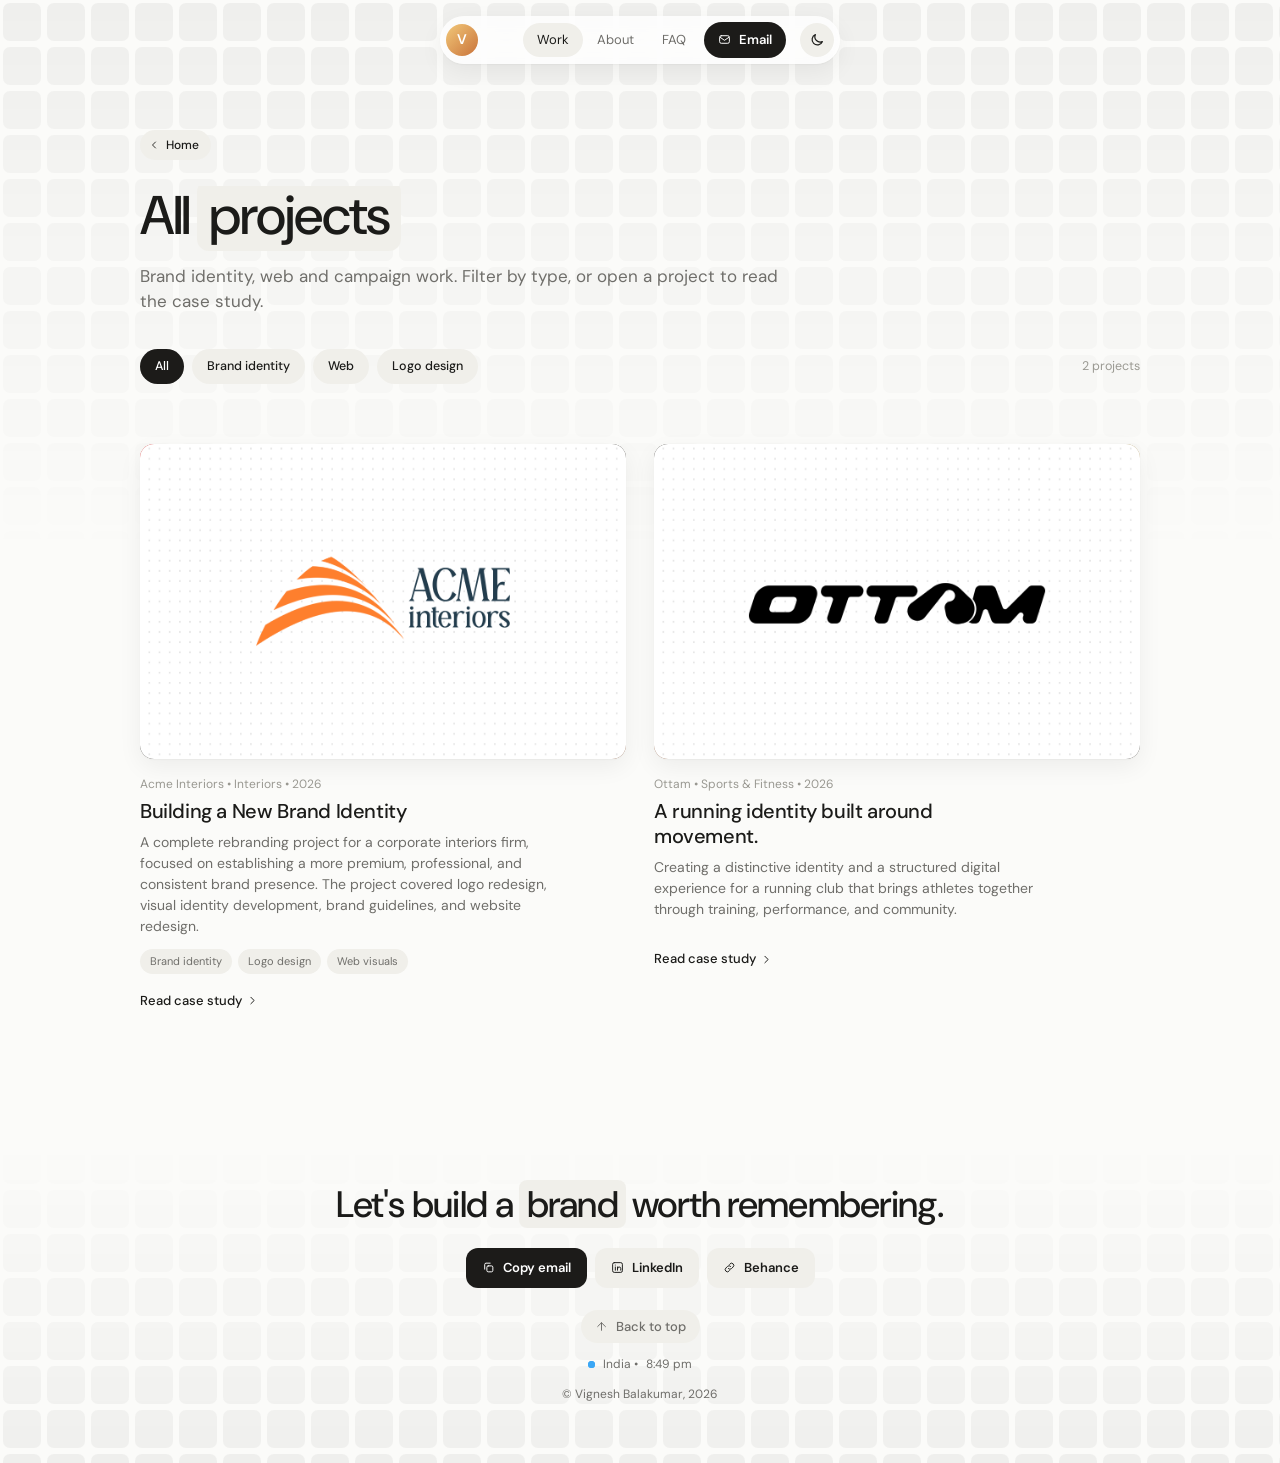
<file: projects.html>
<!DOCTYPE html>
<html lang="en">
<head>
<meta charset="utf-8">
<meta name="viewport" content="width=device-width, initial-scale=1, viewport-fit=cover">
<link rel="icon" type="image/png" sizes="16x16" href="favicon-16x16.png">
<link rel="icon" type="image/png" sizes="32x32" href="favicon-32x32.png">
<link rel="apple-touch-icon" href="apple-touch-icon.png">
<link rel="manifest" href="site.webmanifest">
<title>All projects · Vignesh Balakumar</title>
<meta name="description" content="Brand identity, web and campaign projects by Vignesh Balakumar.">
<meta name="theme-color" content="#FBFBF9">
<script>document.documentElement.classList.add("js");</script>
<link rel="preconnect" href="https://api.fontshare.com">
<link rel="preconnect" href="https://fonts.googleapis.com">
<link rel="stylesheet" href="https://api.fontshare.com/v2/css?f[]=general-sans@400,500,600&display=swap">
<link rel="stylesheet" href="https://fonts.googleapis.com/css2?family=DM+Sans:wght@400;500;600&display=swap">
<style>
@view-transition { navigation: auto; }
:root {
  --bg: #FBFBF9; --ink: #1B1B19; --muted: #6F6E6A; --faint: #9A9992;
  --chip: #F0EFEA; --card: #FFFFFF; --line: #ECEBE6;
  --btn: #1C1B19; --btn-ink: #FFFFFF;
  --grid: rgba(27,27,25,.05); --glow: rgba(59,167,245,.55);
  --shadow: 0 1px 2px rgba(20,20,18,.04), 0 8px 24px rgba(20,20,18,.06);
  --dot: #3BA7F5;
  --ease: cubic-bezier(.2,.7,.2,1);
  --font: "General Sans","DM Sans",system-ui,-apple-system,"Segoe UI",Roboto,"Helvetica Neue",Arial,sans-serif;
  --wrap: 1000px;
}
:root[data-theme="dark"] {
  --bg: #121211; --ink: #F2F1ED; --muted: #A09F98; --faint: #77766F;
  --chip: #242422; --card: #1A1A18; --line: #2A2A27;
  --btn: #F2F1ED; --btn-ink: #121211;
  --grid: rgba(255,255,255,.05); --glow: rgba(120,190,255,.5);
  --shadow: 0 1px 2px rgba(0,0,0,.3), 0 8px 24px rgba(0,0,0,.35);
}
*,*::before,*::after { box-sizing: border-box; }
html { scroll-behavior: smooth; scroll-padding-top: 90px; -webkit-text-size-adjust: 100%; }
body { margin: 0; background: var(--bg); color: var(--ink); font-family: var(--font); font-size: 16px; line-height: 1.5; -webkit-font-smoothing: antialiased; overflow-x: hidden; }
a { color: inherit; text-decoration: none; }
button { font: inherit; color: inherit; cursor: pointer; border: 0; background: none; }
:focus-visible { outline: 2px solid var(--dot); outline-offset: 3px; border-radius: 8px; }
.wrap { width: min(var(--wrap), 100% - 48px); margin-inline: auto; }
svg.i { width: 1em; height: 1em; flex: none; fill: none; stroke: currentColor; stroke-width: 1.8; stroke-linecap: round; stroke-linejoin: round; }

/* Theme switch circle reveal (only while toggling) */
html.theming::view-transition-old(root), html.theming::view-transition-new(root) { animation: none; mix-blend-mode: normal; }

/* Highlight chip that draws in */
.hl { background: var(--chip); border-radius: .22em; padding: 0 .22em; margin-inline: -.04em; -webkit-box-decoration-break: clone; box-decoration-break: clone; }
.js .hl { background: linear-gradient(var(--chip), var(--chip)) no-repeat 0 50% / 0% 100%; }
.js .hl.in { background-size: 100% 100%; transition: background-size .8s cubic-bezier(.65,0,.35,1) .25s; }
.hero .hl.in { transition-delay: .95s; }

/* Reveal on scroll */
.js [data-reveal] { opacity: 0; transform: translateY(20px); transition: opacity .8s var(--ease) var(--d,0s), transform .8s var(--ease) var(--d,0s); }
.js [data-reveal].in { opacity: 1; transform: none; }
.js .tool[data-reveal] { transform: translateY(14px) scale(.85); transition-timing-function: cubic-bezier(.34,1.56,.64,1); }
.js .cover[data-reveal] { opacity: 1; transform: none; clip-path: inset(0 0 100% 0 round 14px); transition: clip-path 1.05s cubic-bezier(.7,0,.2,1) var(--d,0s); }
.js .cover[data-reveal].in { clip-path: inset(0 0 0 0 round 14px); }

/* Grid texture with cursor glow */
.grid-bg {
  position: absolute; left: 0; right: 0; top: 0; height: 560px; z-index: -1; pointer-events: none;
  background-color: var(--grid);
  background-image: radial-gradient(circle 150px at var(--mx,50%) var(--my,-400px), var(--glow), transparent);
  -webkit-mask-image: url("data:image/svg+xml,%3Csvg xmlns='http://www.w3.org/2000/svg' width='44' height='44'%3E%3Crect x='3' y='3' width='38' height='38' rx='7' fill='black'/%3E%3C/svg%3E"), linear-gradient(#000 0%, transparent 100%);
  -webkit-mask-size: 44px 44px, 100% 100%; -webkit-mask-repeat: repeat, no-repeat; -webkit-mask-composite: source-in;
  mask-image: url("data:image/svg+xml,%3Csvg xmlns='http://www.w3.org/2000/svg' width='44' height='44'%3E%3Crect x='3' y='3' width='38' height='38' rx='7' fill='black'/%3E%3C/svg%3E"), linear-gradient(#000 0%, transparent 100%);
  mask-size: 44px 44px, 100% 100%; mask-repeat: repeat, no-repeat; mask-composite: intersect;
}
.grid-bg.bottom {
  top: auto; bottom: 0; height: 320px;
  -webkit-mask-image: url("data:image/svg+xml,%3Csvg xmlns='http://www.w3.org/2000/svg' width='44' height='44'%3E%3Crect x='3' y='3' width='38' height='38' rx='7' fill='black'/%3E%3C/svg%3E"), linear-gradient(transparent 0%, #000 100%);
  mask-image: url("data:image/svg+xml,%3Csvg xmlns='http://www.w3.org/2000/svg' width='44' height='44'%3E%3Crect x='3' y='3' width='38' height='38' rx='7' fill='black'/%3E%3C/svg%3E"), linear-gradient(transparent 0%, #000 100%);
}

/* Nav */
.nav {
  position: fixed; top: 16px; left: 0; right: 0; margin-inline: auto; width: 400px; max-width: calc(100% - 24px); z-index: 50; isolation: isolate;
  display: grid; grid-template-columns: 1fr auto 1fr; align-items: center; gap: 4px; padding: 6px; box-sizing: border-box;
  background: color-mix(in srgb, var(--card) 78%, transparent);
  -webkit-backdrop-filter: blur(14px); backdrop-filter: blur(14px);
  border-radius: 999px; box-shadow: var(--shadow);
  animation: navIn .8s var(--ease) both;
  transition: top .45s var(--ease), width .65s var(--ease), max-width .65s var(--ease), padding .55s var(--ease), border-radius .55s var(--ease), background .4s, backdrop-filter .4s, box-shadow .4s;
}
.nav.scrolled { top: 0; width: 970px; max-width: calc(100% - 24px); padding: 10px 24px; border-radius: 0; background: transparent; -webkit-backdrop-filter: none; backdrop-filter: none; box-shadow: none; }
.nav-backdrop { position: fixed; z-index: 49; inset: 0 0 auto; height: 56px; background: color-mix(in srgb, var(--card) 48%, transparent); -webkit-backdrop-filter: blur(22px) saturate(150%); backdrop-filter: blur(22px) saturate(150%); box-shadow: 0 1px 2px rgba(20,20,18,.06), 0 12px 32px rgba(20,20,18,.12); opacity: 0; pointer-events: none; transition: opacity .4s; }
.nav.scrolled + .nav-backdrop { opacity: 1; }
@keyframes navIn { from { opacity: 0; transform: translateY(-26px); } to { opacity: 1; transform: none; } }
.nav .avatar { grid-column: 1; justify-self: start; width: 32px; height: 32px; border-radius: 50%; display: grid; place-items: center; background: linear-gradient(135deg,#F2C879,#C9733A); color: #fff; font-weight: 600; font-size: 14px; margin-right: 4px; transition: transform .35s cubic-bezier(.34,1.56,.64,1); }
.nav .avatar:hover { transform: rotate(-12deg) scale(1.08); }
.menu-toggle { display: none; }
.nav-menu { display: contents; }
.links { position: relative; grid-column: 2; display: flex; }
.nav-actions { grid-column: 3; justify-self: end; display: flex; align-items: center; gap: 10px; }
.indicator { position: absolute; top: 0; bottom: 0; left: 0; width: 0; border-radius: 999px; background: var(--chip); opacity: 0; pointer-events: none; transition: transform .4s cubic-bezier(.3,.9,.3,1), width .4s cubic-bezier(.3,.9,.3,1), opacity .2s; }
.link { position: relative; z-index: 1; padding: 7px 14px; font-size: 13px; color: var(--muted); border-radius: 999px; transition: color .2s; }
.link:hover, .link.active { color: var(--ink); }
.pill-dark { display: inline-flex; align-items: center; gap: 8px; padding: 8px 14px; border-radius: 999px; background: var(--btn); color: var(--btn-ink); font-size: 13px; font-weight: 600; transition: transform .2s; }
.pill-dark:hover { transform: scale(1.04); }
.pill-dark:active { transform: scale(.97); }
.icon-btn { width: 34px; height: 34px; border-radius: 50%; display: grid; place-items: center; background: var(--chip); font-size: 16px; margin-left: 4px; transition: transform .4s cubic-bezier(.34,1.56,.64,1); }
.icon-btn:hover { transform: rotate(25deg); }

/* Progress bar (case study) */
.progress { position: fixed; top: 0; left: 0; right: 0; height: 3px; z-index: 60; background: var(--dot); transform-origin: left; transform: scaleX(0); }

/* Hero */
.hero { position: relative; padding: 150px 0 90px; }
.hero > .wrap { display: grid; grid-template-columns: 1.3fr 1fr; gap: 40px; align-items: end; }
.chip { display: inline-flex; align-items: center; gap: 8px; padding: 5px 12px; border-radius: 999px; background: var(--chip); font-size: 12px; color: var(--muted); }
.chip b { font-weight: 500; color: var(--ink); }
h1 { font-weight: 500; font-size: clamp(2.2rem,5vw,3.1rem); line-height: 1.1; letter-spacing: -.025em; margin: 22px 0 18px; }
.ln { display: block; overflow: hidden; padding-bottom: .1em; margin-bottom: -.1em; }
.ln > span { display: inline-block; animation: lineUp .95s cubic-bezier(.2,.8,.2,1) both; animation-delay: var(--d,0s); }
@keyframes lineUp { from { transform: translateY(108%); } to { transform: none; } }
.lede { color: var(--muted); font-size: 18px; margin: 0 0 20px; max-width: 34ch; }
.path { display: flex; flex-wrap: wrap; align-items: center; gap: 10px; font-size: 14px; margin-bottom: 24px; }
.path .arrow { color: var(--faint); }
.path .status { display: inline-flex; align-items: center; gap: 8px; }
.dot { width: 7px; height: 7px; border-radius: 50%; background: var(--dot); flex: none; position: relative; }
.dot::after { content: ""; position: absolute; inset: 0; border-radius: 50%; background: var(--dot); animation: ping 2.4s ease-out infinite; }
@keyframes ping { 0% { transform: scale(1); opacity: .6; } 70%,100% { transform: scale(3.2); opacity: 0; } }
.btn-row { display: flex; flex-wrap: wrap; gap: 8px; }
.pill { display: inline-flex; align-items: center; gap: 8px; padding: 10px 16px; border-radius: 12px; background: var(--chip); font-size: 13px; font-weight: 600; transition: transform .2s var(--ease), background .2s; }
.pill:hover { transform: translateY(-2px); }
.pill:active { transform: scale(.96); }
.pill.dark { background: var(--btn); color: var(--btn-ink); }
.hero-load > * { animation: rise .7s var(--ease) both; }
.hero-load > h1 { animation: none; }
.hero-load > *:nth-child(3) { animation-delay: .5s; }
.hero-load > *:nth-child(4) { animation-delay: .6s; }
.hero-load > *:nth-child(5) { animation-delay: .7s; }
@keyframes rise { from { opacity: 0; transform: translateY(12px); } to { opacity: 1; transform: none; } }

/* Hero stacked carousel */
.stack { position: relative; width: 100%; max-width: 380px; justify-self: end; margin-bottom: 18px; animation: stackIn 1s .55s var(--ease) both; }
@keyframes stackIn { from { opacity: 0; transform: translateX(40px) rotate(2deg); } to { opacity: 1; transform: none; } }
.stack::before, .stack::after { content: ""; position: absolute; height: 100%; border-radius: 18px; background: var(--card); box-shadow: var(--shadow); z-index: 0; transition: transform .45s var(--ease), opacity .3s; }
.stack::before { left: 14px; right: 14px; top: 8px; opacity: .7; }
.stack::after { left: 26px; right: 26px; top: 15px; opacity: .45; }
.stack:hover::before { transform: translateY(4px); }
.stack:hover::after { transform: translateY(9px); }
.stack-card { position: relative; z-index: 1; display: flex; align-items: center; gap: 14px; padding: 12px 14px 12px 12px; border-radius: 18px; background: var(--card); box-shadow: var(--shadow); transition: opacity .2s, transform .2s; }
.stack-card.swap { opacity: 0; transform: translateY(8px); }
.stack-ico { width: 56px; height: 56px; border-radius: 14px; flex: none; display: grid; place-items: center; color: #fff; font-weight: 600; font-size: 20px; }
.stack-txt { min-width: 0; flex: 1; }
.stack-meta { font-size: 11px; color: var(--faint); }
.stack-title { font-size: 14px; font-weight: 500; line-height: 1.3; }
.stack-next { width: 30px; height: 30px; border-radius: 50%; background: var(--chip); display: grid; place-items: center; flex: none; transition: transform .25s; }
.stack-next:hover { transform: translateX(3px); }
.dots { position: absolute; top: calc(100% + 28px); left: 50%; transform: translateX(-50%); display: flex; gap: 6px; padding: 6px 10px; border-radius: 999px; background: var(--chip); }
.dots button { position: relative; width: 6px; height: 6px; padding: 0; border-radius: 99px; background: var(--faint); opacity: .6; overflow: hidden; transition: width .35s var(--ease), opacity .3s; }
.dots button[aria-current="true"] { width: 24px; opacity: 1; background: color-mix(in srgb, var(--faint) 45%, transparent); }
.dots button::after { content: ""; position: absolute; inset: 0; background: var(--ink); transform-origin: left; transform: scaleX(0); }
.dots button.run::after { animation: fill 4.5s linear forwards; }
.stack:hover .dots button::after { animation-play-state: paused; }
@keyframes fill { to { transform: scaleX(1); } }

/* Sections */
h2 { font-weight: 500; font-size: 1.6rem; letter-spacing: -.02em; line-height: 1.2; margin: 0; }
section { padding-block: 70px; }

/* Work list */
.work-list { display: grid; gap: 56px; margin-top: 36px; padding-inline: 10px; }
.case { display: grid; grid-template-columns: 1.15fr 1fr; gap: 30px; align-items: center; }
.cover { position: relative; aspect-ratio: 16/10.4; border-radius: 14px; overflow: hidden; display: grid; place-items: center; color: #fff; isolation: isolate; box-shadow: var(--shadow); }
.case-cover-link { display: block; border-radius: 14px; }
.case-copy { display: block; color: inherit; text-decoration: none; }
.case-copy:focus-visible, .case-cover-link:focus-visible { outline: 2px solid var(--ink); outline-offset: 4px; border-radius: 8px; }
.cover::before { content: ""; position: absolute; inset: -6%; z-index: -1; background: var(--bg-cover); transform: translate3d(0,var(--py,0px),0) scale(var(--s,1)); transition: transform .9s var(--ease); }
.case:hover .cover, .next:hover .cover { --s: 1.07; }
.cover img { position: absolute; inset: 0; width: 100%; height: 100%; object-fit: cover; transform: scale(var(--s,1)); transition: transform .9s var(--ease); }
.cover .mark { font-weight: 600; font-size: clamp(1.5rem,3.4vw,2.2rem); letter-spacing: -.02em; text-align: center; padding: 0 20px; text-shadow: 0 2px 20px rgba(0,0,0,.25); transition: transform .6s var(--ease), letter-spacing .6s var(--ease); }
.case:hover .mark, .next:hover .mark { transform: scale(1.04); letter-spacing: -.01em; }
.case .meta, .next .meta { font-size: 12px; color: var(--faint); }
.case h3 { font-weight: 500; font-size: clamp(1.35rem,2.4vw,1.65rem); line-height: 1.2; letter-spacing: -.02em; margin: 8px 0 12px; max-width: 18ch; }
.case .desc { font-size: 14px; color: var(--muted); margin: 0 0 14px; max-width: 42ch; }
.tags { display: flex; flex-wrap: wrap; gap: 6px; margin-bottom: 16px; }
.tags span { padding: 4px 10px; border-radius: 999px; background: var(--chip); font-size: 11px; color: var(--muted); }
.read { display: inline-flex; align-items: center; gap: 4px; font-size: 13px; font-weight: 500; }
.read .i { transition: transform .25s var(--ease); }
.read:hover .i, .case:hover .read .i, .next:hover .read .i { transform: translateX(4px); }

/* About */
.about { display: grid; grid-template-columns: 240px 1fr; gap: 40px; align-items: start; }
.facts { margin-top: 18px; padding: 8px 18px; background: var(--card); border-radius: 14px; box-shadow: var(--shadow); font-size: 12px; }
.facts div { display: flex; justify-content: space-between; gap: 14px; padding: 9px 0; }
.facts dt { color: var(--faint); }
.facts dd { margin: 0; text-align: right; font-weight: 500; }
.about h3 { font-weight: 500; font-size: 1.6rem; line-height: 1.25; letter-spacing: -.02em; margin: 0 0 18px; }
.bullets { list-style: none; margin: 0; padding: 0; display: grid; gap: 14px; color: var(--muted); font-size: 16px; }
.bullets li { position: relative; padding-left: 20px; max-width: 62ch; }
.bullets li::before { content: ""; position: absolute; left: 4px; top: .7em; width: 5px; height: 5px; border-radius: 50%; background: var(--faint); }
.bullets li[hidden] { display: none; }
.toggle { margin-top: 20px; display: inline-flex; align-items: center; gap: 6px; padding: 8px 14px; border-radius: 999px; background: var(--chip); font-size: 12px; font-weight: 600; }
.toggle .i { transition: transform .3s; }
.toggle[aria-expanded="true"] .i { transform: rotate(180deg); }
.tools { margin-top: 56px; }
.tools h4 { margin: 0 0 12px; font-weight: 500; font-size: 13px; }
.tool-row { display: flex; flex-wrap: wrap; gap: 14px 18px; }
.tool { display: grid; justify-items: center; gap: 6px; width: 62px; font-size: 10px; color: var(--faint); }
.tool i { width: 38px; height: 38px; border-radius: 11px; display: grid; place-items: center; background: var(--card); box-shadow: var(--shadow); font-style: normal; font-weight: 600; font-size: 13px; transition: transform .35s cubic-bezier(.34,1.56,.64,1); }
.tool:hover i { transform: translateY(-5px) rotate(-6deg); }

/* FAQ */
.faq { margin-top: 28px; max-width: 640px; background: var(--card); border-radius: 18px; box-shadow: var(--shadow); padding: 4px 0; }
.faq-item + .faq-item { border-top: 1px solid var(--line); }
.faq-q { width: 100%; display: flex; justify-content: space-between; align-items: center; gap: 16px; padding: 16px 18px; text-align: left; font-size: 14px; font-weight: 500; }
.faq-q .tg { width: 24px; height: 24px; border-radius: 50%; background: var(--chip); display: grid; place-items: center; flex: none; font-size: 12px; transition: transform .35s var(--ease); }
.faq-q[aria-expanded="true"] .tg { transform: rotate(135deg); }
.faq-a { display: grid; grid-template-rows: 0fr; transition: grid-template-rows .35s ease; }
.faq-a.open { grid-template-rows: 1fr; }
.faq-a > div { overflow: hidden; }
.faq-a p { margin: 0; padding: 0 18px 18px; font-size: 13.5px; color: var(--muted); }

/* Footer */
footer { position: relative; text-align: center; padding: 110px 0 60px; margin-top: 40px; }
footer h2 { font-size: clamp(1.7rem,4vw,2.3rem); margin-bottom: 22px; }
footer .btn-row { justify-content: center; }
.foot-meta { display: grid; justify-items: center; gap: 12px; margin-top: 22px; font-size: 12px; color: var(--muted); }
.foot-meta .pill { font-weight: 500; color: var(--muted); padding: 7px 14px; border-radius: 999px; }
.foot-meta .where { display: inline-flex; align-items: center; gap: 8px; }

/* ===== Case study page ===== */
.case-hero { padding: 130px 0 30px; position: relative; }
.back { display: inline-flex; align-items: center; gap: 6px; padding: 6px 12px 6px 8px; border-radius: 999px; background: var(--chip); font-size: 12px; font-weight: 500; transition: transform .25s var(--ease); }
.back .i { transition: transform .25s var(--ease); }
.back:hover .i { transform: translateX(-3px); }
.case-hero .meta { margin: 26px 0 8px; font-size: 13px; color: var(--muted); }
.case-hero h1 { font-size: clamp(2.2rem,5.5vw,3.4rem); max-width: 16ch; margin: 0 0 18px; }
.case-hero .sub { color: var(--muted); font-size: 17px; max-width: 54ch; margin: 0 0 18px; }
.badge { display: inline-flex; align-items: center; gap: 8px; padding: 8px 14px; border-radius: 999px; background: var(--chip); font-size: 13px; font-weight: 500; }
.facts-bar { display: grid; grid-template-columns: repeat(4,1fr); gap: 16px; margin-top: 26px; padding: 16px 20px; background: var(--card); border-radius: 16px; box-shadow: var(--shadow); }
.facts-bar dt { font-size: 11px; color: var(--faint); margin-bottom: 3px; }
.facts-bar dd { margin: 0; font-size: 14px; font-weight: 500; }
.facts-bar a { display: inline-flex; align-items: center; gap: 4px; }
.hero-cover { margin-top: 22px; aspect-ratio: 2.3/1; border-radius: 20px; }
.js .hero-cover[data-reveal] { clip-path: inset(0 0 100% 0 round 20px); }
.js .hero-cover[data-reveal].in { clip-path: inset(0 0 0 0 round 20px); }
.hero-cover .mark { font-size: clamp(2rem,6vw,3.6rem); }

.doc { display: grid; grid-template-columns: 170px minmax(0,680px); gap: 40px; margin-top: 80px; }
.rail { position: sticky; top: 120px; align-self: start; height: max-content; }
.rail ul { list-style: none; margin: 0; padding: 0; display: grid; gap: 6px; }
.rail a { display: flex; align-items: center; gap: 12px; height: 18px; font-size: 12px; color: var(--faint); }
.rail i { display: block; height: 1.5px; width: 14px; background: var(--faint); opacity: .5; transition: width .4s var(--ease), background .3s, opacity .3s; }
.rail span { opacity: 0; transform: translateX(-6px); transition: opacity .3s, transform .3s var(--ease); white-space: nowrap; }
.rail a:hover span { opacity: 1; transform: none; }
.rail a.on { color: var(--ink); }
.rail a.on i { width: 44px; background: var(--ink); opacity: 1; }
.rail a.on span { opacity: 1; transform: none; }
.sec { margin-top: 96px; }
.sec:first-child { margin-top: 0; }
.sec h2 { margin-bottom: 20px; }
.sec h3 { font-weight: 500; font-size: 1.05rem; margin: 28px 0 12px; }
.prose p { margin: 0 0 16px; max-width: 62ch; color: color-mix(in srgb, var(--ink) 90%, transparent); line-height: 1.65; }
.lead { font-size: 1.12rem; font-weight: 500; line-height: 1.4; margin: 28px 0 12px; }
.card { background: var(--card); border-radius: 18px; box-shadow: var(--shadow); padding: 12px; }
.card.pad { padding: 20px 22px; }
figure { margin: 0 0 20px; }
figcaption, .cap { margin-top: 10px; font-size: 12px; color: var(--faint); }
.card + .cap, figure .cap { margin-top: 10px; }
.quote-card { display: grid; grid-template-columns: 34px 1fr; gap: 6px; padding: 22px; }
.quote-card .q, .insight .q { font-size: 44px; line-height: .8; color: var(--faint); opacity: .6; font-family: Georgia, serif; }
.quote-card p { margin: 0; font-size: 1.1rem; font-weight: 500; line-height: 1.4; }
.quote-card small { display: block; margin-top: 10px; font-size: 12px; color: var(--faint); font-weight: 400; }
.ph { position: relative; display: grid; place-items: center; width: 100%; aspect-ratio: var(--ar,16/9.5); border-radius: 12px; background: linear-gradient(135deg, var(--a,#E8EBF4), var(--b,#D3DBEE)); color: rgba(20,20,40,.45); font-size: 13px; font-weight: 500; overflow: hidden; }
:root[data-theme="dark"] .ph { color: rgba(255,255,255,.5); filter: brightness(.75); }
.ph img { position: absolute; inset: 0; width: 100%; height: 100%; object-fit: cover; }
.ph > .image-open, .cover > .image-open { position: absolute; inset: 0; }
.image-open img { cursor: zoom-in; }
.shot-open { display: block; cursor: zoom-in; }
.image-open:focus-visible { outline: 2px solid var(--ink); outline-offset: 3px; }
.image-lightbox { position: fixed; inset: 0; z-index: 1000; display: grid; place-items: center; padding: 76px 40px 40px; background: rgba(12,12,12,.84); backdrop-filter: blur(8px); }
.image-lightbox[hidden] { display: none; }
.image-lightbox-frame { position: relative; }
.image-lightbox img { display: block; width: auto; height: auto; max-width: 80vw; max-height: 80vh; padding: 8px; border-radius: 20px; background: #fff; object-fit: contain; box-shadow: 0 24px 80px rgba(0,0,0,.4); }
.image-lightbox button { position: absolute; top: 0; right: 0; display: grid; place-items: center; width: 42px; height: 42px; padding: 0; border: 1px solid rgba(255,255,255,.8); border-radius: 50%; background: #fff; color: #171717; box-shadow: 0 8px 26px rgba(0,0,0,.28); cursor: pointer; transform: translate(50%,-50%); transition: transform .2s, background .2s, box-shadow .2s; }
.image-lightbox button:hover { transform: translate(50%,-50%) scale(1.06); background: #f0f0f0; box-shadow: 0 12px 30px rgba(0,0,0,.35); }
.image-lightbox button svg { display: block; width: 18px; height: 18px; }
.image-lightbox button:focus-visible { outline: 2px solid #fff; outline-offset: 4px; }
@media (max-width: 600px) {
  .image-lightbox { padding: 72px 16px 20px; }
  .nav.scrolled { width: 100%; max-width: none; padding-inline: 12px; }
  .nav.scrolled .nav-actions { gap: 6px; }
  .nav.scrolled .link { padding-inline: 8px; }
}
.grid2 { display: grid; grid-template-columns: 1fr 1fr; gap: 16px; }
.grid3 { display: grid; grid-template-columns: repeat(3,1fr); gap: 16px; }

/* Feature viewer */
.viewer { }
.viewer-stage { position: relative; }
.panel { position: absolute; inset: 0; opacity: 0; transform: scale(1.025); transition: opacity .6s var(--ease), transform .8s var(--ease); pointer-events: none; }
.panel.on { opacity: 1; transform: none; pointer-events: auto; }
.viewer-stage .sizer { visibility: hidden; }
.viewer-bar { display: flex; align-items: center; gap: 8px; margin-top: 14px; overflow-x: auto; scrollbar-width: none; padding-bottom: 2px; }
.viewer-bar::-webkit-scrollbar { display: none; }
.pause { width: 30px; height: 30px; border-radius: 50%; background: var(--chip); display: grid; place-items: center; flex: none; font-size: 13px; }
.tab { position: relative; padding: 7px 14px; border-radius: 999px; background: var(--chip); font-size: 12px; font-weight: 500; white-space: nowrap; overflow: hidden; transition: background .3s, color .3s; }
.tab[aria-selected="true"] { background: var(--btn); color: var(--btn-ink); }
.tab::after { content: ""; position: absolute; left: 0; right: 0; bottom: 0; height: 2px; background: currentColor; opacity: .5; transform-origin: left; transform: scaleX(0); }
.tab.run::after { animation: fill 4.5s linear forwards; }
.viewer.paused .tab::after, .viewer.wait .tab::after { animation-play-state: paused; }
.viewer-cap { margin: 12px 0 0; font-size: 12.5px; color: var(--muted); min-height: 1.5em; }

/* Diamond */

/* Stats */
.stat { position: relative; display: grid; grid-template-columns: 130px 1fr; gap: 18px; align-items: center; padding: 18px 0; }
.stat::before { content: ""; position: absolute; top: 0; left: 0; right: 0; height: 1px; background: var(--line); transform-origin: left; }
.js .stat::before { transform: scaleX(0); }
.js .stat.in::before { transform: scaleX(1); transition: transform 1.2s cubic-bezier(.6,0,.2,1) .1s; }
.stat b { font-weight: 400; font-size: 3rem; letter-spacing: -.03em; line-height: 1; font-variant-numeric: tabular-nums; }
.stat p { margin: 0; font-size: 14px; color: var(--muted); max-width: 40ch; }

/* Numbered questions */
.qs { padding: 6px 18px; }
.qs li { list-style: none; display: grid; grid-template-columns: 22px 1fr; gap: 12px; padding: 14px 0; font-size: 14px; line-height: 1.5; }
.qs li + li { border-top: 1px solid var(--line); }
.qs ol { margin: 0; padding: 0; }
.qs em { font-style: normal; width: 20px; height: 20px; border-radius: 50%; background: var(--chip); display: grid; place-items: center; font-size: 10px; color: var(--muted); margin-top: 2px; }

/* Insights */
.insights { display: flex; flex-direction: row; flex-wrap: wrap; gap: 10px; align-items: stretch; }
.insight { flex: 1 1 220px; min-height: 190px; padding: 20px 24px; }
.insight small { font-size: 11px; color: var(--faint); }
.insight h4 { margin: 8px 0 18px; font-weight: 500; font-size: clamp(2rem, 3vw, 2.5rem); line-height: 1.1; }
.insight blockquote { margin: 0; display: grid; grid-template-columns: 28px 1fr; font-size: 14px; color: var(--muted); line-height: 1.55; }

/* Slider */
.slider-view { overflow: hidden; border-radius: 18px; outline-offset: 4px; touch-action: pan-y; }
.slider-track { display: flex; transition: transform .6s var(--ease); }
.slide { flex: 0 0 100%; margin: 0; padding: 2px; }
.slide .card { margin: 0; }
.slider-ctl { display: flex; align-items: center; gap: 10px; margin-top: 14px; }
.slider-ctl button { width: 32px; height: 32px; border-radius: 50%; background: var(--chip); display: grid; place-items: center; transition: transform .2s, opacity .2s; }
.slider-ctl button:hover:not(:disabled) { transform: scale(1.1); }
.slider-ctl button:disabled { opacity: .4; cursor: default; }
.slider-ctl button.primary { background: var(--btn); color: var(--btn-ink); }
.slider-ctl .count { font-size: 12px; font-variant-numeric: tabular-nums; color: var(--muted); min-width: 52px; }
.slider-ctl .bar { flex: 0 1 180px; height: 2px; background: var(--line); border-radius: 2px; overflow: hidden; }
.slider-ctl .bar i { display: block; height: 100%; width: 0; background: var(--ink); transition: width .6s var(--ease); }

/* Outcomes */
.outcomes { display: grid; grid-template-columns: 1fr 1fr; gap: 10px; margin-bottom: 28px; }
.outcome { padding: 18px 20px 20px; }
.outcome .ico { width: 30px; height: 30px; border-radius: 50%; background: var(--btn); color: var(--btn-ink); display: grid; place-items: center; font-size: 14px; margin-bottom: 14px; transition: transform .5s cubic-bezier(.34,1.56,.64,1); }
.outcome:hover .ico { transform: rotate(-12deg) scale(1.12); }
.outcome h4 { margin: 0 0 6px; font-weight: 500; font-size: 14.5px; }
.outcome p { margin: 0; font-size: 13px; color: var(--muted); line-height: 1.55; }
.btn-dark { display: inline-flex; align-items: center; gap: 8px; padding: 10px 16px; border-radius: 12px; background: var(--btn); color: var(--btn-ink); font-size: 13px; font-weight: 600; transition: transform .2s; }
.btn-dark:hover { transform: translateY(-2px); }

/* Next case */
.next { display: grid; grid-template-columns: 1fr 1fr; gap: 28px; align-items: center; margin-top: 110px; padding-inline: 10px; }
.next h3 { font-weight: 500; font-size: 1.3rem; line-height: 1.25; letter-spacing: -.02em; margin: 6px 0 10px; max-width: 20ch; }
.next p { font-size: 14px; color: var(--muted); margin: 0 0 14px; max-width: 40ch; }
.next .cover { aspect-ratio: 16/9.2; }

@media (max-width: 900px) {
  .doc { grid-template-columns: 1fr; margin-top: 56px; }
  .rail { display: none; }
  .facts-bar { grid-template-columns: 1fr 1fr; }
}
@media (max-width: 820px) {
  .nav { grid-template-columns: 1fr auto; background: var(--card); -webkit-backdrop-filter: none; backdrop-filter: none; }
  .nav-backdrop { background: var(--card); -webkit-backdrop-filter: none; backdrop-filter: none; }
  .nav .avatar { grid-column: 1; }
  .menu-toggle { position: relative; grid-column: 2; display: grid; place-items: center; width: 36px; height: 36px; padding: 9px; border-radius: 50%; background: var(--chip); color: var(--ink); }
  .menu-toggle span { position: absolute; top: calc(50% - .75px); left: calc(50% - 9px); width: 18px; height: 1.5px; border-radius: 2px; background: currentColor; transition: transform .3s var(--ease), opacity .2s; }
  .menu-toggle span:first-child { transform: translateY(-5px); }
  .menu-toggle span:last-child { transform: translateY(5px); }
  .menu-toggle[aria-expanded="true"] span:first-child { transform: rotate(45deg); }
  .menu-toggle[aria-expanded="true"] span:nth-child(2) { opacity: 0; }
  .menu-toggle[aria-expanded="true"] span:last-child { transform: rotate(-45deg); }
  .nav-menu { position: absolute; top: calc(100% + 8px); left: 0; right: 0; display: flex; flex-direction: column; gap: 8px; max-height: 0; padding: 0 14px; overflow: hidden; visibility: hidden; opacity: 0; transform: translateY(-6px); border: 1px solid transparent; border-radius: 16px; background: var(--card); box-shadow: var(--shadow); pointer-events: none; transition: max-height .35s var(--ease), padding .35s var(--ease), opacity .25s, transform .35s var(--ease), visibility .35s, border-color .25s; }
  .nav.mobile-open { width: calc(100% - 24px); border-radius: 18px; background: var(--card); }
  .nav.mobile-open .nav-menu { max-height: 320px; padding: 12px 14px 14px; visibility: visible; opacity: 1; transform: none; border-color: var(--line); pointer-events: auto; }
  .nav .links { display: flex; flex-direction: column; grid-column: auto; width: 100%; }
  .nav .links .indicator { display: none; }
  .nav .link, .nav .link.opt { display: block; padding: 10px 12px; }
  .nav .nav-actions { display: flex; grid-column: auto; justify-self: stretch; justify-content: space-between; width: 100%; padding-top: 10px; border-top: 1px solid var(--line); }
  .nav .nav-actions .pill-dark { flex: 1; justify-content: center; }
  .nav .nav-actions .icon-btn { margin-left: 0; }
  .nav.scrolled.mobile-open { width: 100%; max-width: none; border-radius: 0; background: var(--card); -webkit-backdrop-filter: none; backdrop-filter: none; }
  .nav.scrolled.mobile-open .nav-menu { top: 100%; border-radius: 0 0 18px 18px; }
  .hero { padding-top: 120px; }
  .hero > .wrap { grid-template-columns: 1fr; }
  .stack { justify-self: start; margin-bottom: 56px; }
  .case, .next { grid-template-columns: 1fr; gap: 18px; }
  .work-list { padding-inline: 0; gap: 48px; }
  .about { grid-template-columns: 1fr; gap: 24px; }
  .facts { max-width: 320px; }
  .link.opt { display: none; }
  .grid2, .grid3, .outcomes { grid-template-columns: 1fr; }
  .stat { grid-template-columns: 96px 1fr; }
  .stat b { font-size: 2.4rem; }
}
@media (max-width: 480px) {
  .link { padding: 7px 10px; }
  .nav.scrolled .link { padding-inline: 6px; }
  .nav.scrolled .pill-dark { padding-inline: 10px; }
}
@media (prefers-reduced-motion: reduce) {
  *,*::before,*::after { animation: none !important; transition: none !important; scroll-behavior: auto !important; }
  .js [data-reveal], .js .cover[data-reveal] { opacity: 1 !important; transform: none !important; clip-path: none !important; }
}

/* Case hero entrance */
.hero-in { animation: rise .7s var(--ease) both; }
.case-hero .badge, .case-hero .back { display: inline-flex; }
.case-hero .meta.hero-in { display: block; }

/* ===== About page ===== */
.about-hero { padding: 140px 0 70px; }
.about-hero > .wrap { display: grid; grid-template-columns: 1.35fr 1fr; gap: 48px; align-items: center; }
.about-hero h1 { max-width: none; font-size: clamp(2.2rem,5vw,3.2rem); margin: 22px 0 18px; }
.about-hero .lede { max-width: 46ch; font-size: 17px; margin-bottom: 24px; }
.portrait-wrap { position: relative; justify-self: end; width: min(100%, 340px); perspective: 900px; animation: stackIn 1s .45s var(--ease) both; }
.portrait { position: relative; aspect-ratio: 4/5; border-radius: 26px; overflow: hidden; display: grid; place-items: center; color: #fff; box-shadow: var(--shadow); background: radial-gradient(90% 70% at 20% 15%, #F2C879 0%, transparent 60%), radial-gradient(80% 80% at 90% 95%, #C9733A 0%, transparent 62%), #2A211A; transform: rotateX(var(--rx,0deg)) rotateY(var(--ry,0deg)); transition: transform .35s var(--ease); isolation: isolate; }
.portrait .initial { font-size: 7rem; font-weight: 500; letter-spacing: -.04em; text-shadow: 0 6px 40px rgba(0,0,0,.25); }
.portrait img { position: absolute; inset: 0; width: 100%; height: 100%; object-fit: cover; }
.portrait .note { position: absolute; bottom: 14px; left: 14px; font-size: 11px; padding: 4px 10px; border-radius: 999px; background: rgba(255,255,255,.18); -webkit-backdrop-filter: blur(8px); backdrop-filter: blur(8px); }
.float-chip { position: absolute; padding: 7px 13px; border-radius: 999px; background: var(--card); box-shadow: var(--shadow); font-size: 12px; font-weight: 500; white-space: nowrap; animation: bob 5s ease-in-out infinite; }
.float-chip.c1 { top: 10%; left: -14%; }
.float-chip.c2 { top: 52%; right: -10%; animation-delay: -1.7s; }
.float-chip.c3 { bottom: 8%; left: -8%; animation-delay: -3.2s; }
@keyframes bob { 0%,100% { transform: translateY(0); } 50% { transform: translateY(-9px); } }

.split { display: grid; grid-template-columns: 200px minmax(0,1fr); gap: 40px; padding-block: 56px; }
.split > h2 { position: sticky; top: 110px; align-self: start; }
.split .body { max-width: 680px; }
.split .prose p { font-size: 16.5px; }
.split .prose p:first-child { font-size: 1.15rem; font-weight: 500; line-height: 1.45; color: var(--ink); }

.timeline { position: relative; padding-left: 30px; --p: 0; }
.timeline::before, .timeline::after { content: ""; position: absolute; left: 5px; top: 8px; bottom: 34px; width: 1.5px; }
.timeline::before { background: var(--line); }
.timeline::after { background: var(--ink); transform-origin: top; transform: scaleY(var(--p)); }
.tl-item { position: relative; padding-bottom: 38px; }
.tl-item:last-child { padding-bottom: 0; }
.tl-item::before { content: ""; position: absolute; left: -30px; top: 5px; width: 11px; height: 11px; border-radius: 50%; background: var(--bg); border: 1.5px solid var(--faint); transition: background .4s, border-color .4s, transform .5s cubic-bezier(.34,1.56,.64,1); }
.tl-item.on::before { background: var(--ink); border-color: var(--ink); transform: scale(1.2); }
.tl-item small { font-size: 12px; color: var(--faint); }
.tl-item h3 { margin: 4px 0 2px; font-weight: 500; font-size: 1.15rem; letter-spacing: -.01em; }
.tl-item .org { font-size: 14px; color: var(--muted); margin-bottom: 8px; }
.tl-item p { margin: 0 0 12px; font-size: 14px; color: var(--muted); max-width: 56ch; line-height: 1.6; }

.about-actions { display: flex; flex-wrap: wrap; align-items: center; gap: 16px; margin-top: 20px; }
.about-actions .toggle { margin-top: 0; }

@media (max-width: 900px) {
  .about-hero > .wrap { grid-template-columns: 1fr; gap: 36px; }
  .portrait-wrap { justify-self: start; width: min(100%, 300px); margin-left: 14px; }
  .split { grid-template-columns: 1fr; gap: 20px; padding-block: 40px; }
  .split > h2 { position: static; }
}

/* ===== View more + Projects page ===== */
.more-row { display: flex; justify-content: center; margin-top: 64px; }
.pill.big { padding: 14px 22px; font-size: 14px; border-radius: 14px; }
.pill.big .i { transition: transform .3s var(--ease); }
.pill.big:hover .i { transform: translateX(4px); }

.projects-hero { padding: 140px 0 40px; }
.projects-hero h1 { max-width: none; }
.projects-hero .lede { max-width: 48ch; margin-bottom: 0; }
.filter-bar { display: flex; flex-wrap: wrap; align-items: center; justify-content: space-between; gap: 14px; margin: 36px 0 34px; }
.filters { display: flex; flex-wrap: wrap; gap: 8px; }
.filt { padding: 8px 15px; border-radius: 999px; background: var(--chip); font-size: 13px; font-weight: 500; transition: background .3s, color .3s, transform .2s; }
.filt:hover { transform: translateY(-2px); }
.filt:active { transform: scale(.96); }
.filt[aria-pressed="true"] { background: var(--btn); color: var(--btn-ink); }
.count-note { font-size: 12px; color: var(--faint); font-variant-numeric: tabular-nums; }
.proj-grid { display: grid; grid-template-columns: 1fr 1fr; gap: 44px 28px; padding-bottom: 20px; }
.proj { transition: opacity .28s ease, transform .35s var(--ease); }
.proj.out { opacity: 0; transform: scale(.95) translateY(8px); }
.proj[hidden] { display: none; }
.proj-in { display: block; }
.proj .cover { aspect-ratio: 16/10.4; }
.proj:hover .cover { --s: 1.07; }
.proj:hover .mark { transform: scale(1.04); letter-spacing: -.01em; }
.proj:hover .read .i { transform: translateX(4px); }
.proj .meta { margin-top: 16px; font-size: 12px; color: var(--faint); }
.proj h3 { font-weight: 500; font-size: 1.3rem; line-height: 1.25; letter-spacing: -.02em; margin: 6px 0 10px; max-width: 22ch; }
.proj .desc { font-size: 14px; color: var(--muted); margin: 0 0 12px; max-width: 42ch; }
.proj.empty .proj-in { display: grid; place-items: center; text-align: center; min-height: 100%; aspect-ratio: 16/10.4; border-radius: 14px; border: 1.5px dashed var(--faint); color: var(--muted); font-size: 14px; padding: 20px; transition: background .3s; }
.proj.empty:hover .proj-in { background: var(--chip); }
@media (max-width: 820px) { .proj-grid { grid-template-columns: 1fr; } }

/* ===== View more + Projects page ===== */
.more-work { display: flex; justify-content: center; margin-top: 64px; }
.more-work .pill { padding: 13px 22px; font-size: 14px; border-radius: 14px; }
.more-work .pill .i { transition: transform .25s var(--ease); }
.more-work .pill:hover .i { transform: translateX(4px); }

.proj-head { display: flex; flex-wrap: wrap; align-items: center; justify-content: space-between; gap: 16px; margin-top: 34px; }
.filters { display: flex; flex-wrap: wrap; gap: 8px; }
.fchip { padding: 8px 15px; border-radius: 999px; background: var(--chip); font-size: 12.5px; font-weight: 500; transition: background .25s, color .25s, transform .2s; }
.fchip:hover { transform: translateY(-1px); }
.fchip[aria-pressed="true"] { background: var(--btn); color: var(--btn-ink); }
.proj-count { font-size: 12.5px; color: var(--faint); font-variant-numeric: tabular-nums; }
.proj-grid { display: grid; grid-template-columns: 1fr 1fr; gap: 48px 28px; margin-top: 30px; padding-bottom: 20px; }
.proj[hidden] { display: none; }
.proj-in { display: block; transition: opacity .22s ease, transform .22s ease; }
.proj.out .proj-in { opacity: 0; transform: scale(.96); }
.proj .cover { aspect-ratio: 16/10.4; }
.proj:hover .cover { --s: 1.07; }
.proj:hover .mark { transform: scale(1.04); letter-spacing: -.01em; }
.proj:hover .read .i { transform: translateX(4px); }
.proj .meta { font-size: 12px; color: var(--faint); margin-top: 16px; }
.proj h3 { font-weight: 500; font-size: 1.25rem; line-height: 1.25; letter-spacing: -.02em; margin: 6px 0 8px; max-width: 22ch; }
.proj .desc { font-size: 14px; color: var(--muted); margin: 0 0 12px; max-width: 42ch; }
.proj .tags { margin-bottom: 14px; }
.proj-empty { display: none; text-align: center; color: var(--muted); font-size: 14px; padding: 40px 0; }
.proj-empty.show { display: block; }
@media (max-width: 820px) { .proj-grid { grid-template-columns: 1fr; gap: 40px; } }

/* Case page additions */
.shot { display: block; width: 100%; height: auto; border-radius: 12px; }
.facts-bar { grid-template-columns: repeat(auto-fit, minmax(150px, 1fr)); }
.preview-banner { position: fixed; left: 0; right: 0; bottom: 0; z-index: 70; text-align: center; padding: 8px; font-size: 12px; font-weight: 500; background: var(--btn); color: var(--btn-ink); }
.adm-fields select, .adm-case select { width: 100%; font: inherit; font-size: 14px; color: var(--ink); background: var(--bg); border: 1px solid var(--line); border-radius: 10px; padding: 9px 12px; }

</style>
</head>
<body id="top">
<svg width="0" height="0" style="position:absolute" aria-hidden="true">
  <symbol id="i-copy" viewBox="0 0 24 24"><rect x="9" y="9" width="11" height="11" rx="2.5"/><path d="M5 15V6.5A2.5 2.5 0 0 1 7.5 4H15"/></symbol>
  <symbol id="i-mail" viewBox="0 0 24 24"><rect x="3" y="5" width="18" height="14" rx="3"/><path d="m4 8 8 5.5L20 8"/></symbol>
  <symbol id="i-in" viewBox="0 0 24 24"><rect x="3" y="3" width="18" height="18" rx="3"/><path d="M8 11v6M8 7.5v.01M12 17v-6m0 3a3 3 0 0 1 6 0v3"/></symbol>
  <symbol id="i-link" viewBox="0 0 24 24"><path d="M10 14a4 4 0 0 0 5.7 0l3-3a4 4 0 0 0-5.7-5.7l-1 1"/><path d="M14 10a4 4 0 0 0-5.7 0l-3 3A4 4 0 0 0 11 18.7l1-1"/></symbol>
  <symbol id="i-moon" viewBox="0 0 24 24"><path d="M20 14.5A8 8 0 0 1 9.5 4 8 8 0 1 0 20 14.5Z"/></symbol>
  <symbol id="i-sun" viewBox="0 0 24 24"><circle cx="12" cy="12" r="4"/><path d="M12 2v2M12 20v2M4.9 4.9l1.4 1.4M17.7 17.7l1.4 1.4M2 12h2M20 12h2M4.9 19.1l1.4-1.4M17.7 6.3l1.4-1.4"/></symbol>
  <symbol id="i-right" viewBox="0 0 24 24"><path d="m9 6 6 6-6 6"/></symbol>
  <symbol id="i-left" viewBox="0 0 24 24"><path d="m15 6-6 6 6 6"/></symbol>
  <symbol id="i-down" viewBox="0 0 24 24"><path d="m6 9 6 6 6-6"/></symbol>
  <symbol id="i-plus" viewBox="0 0 24 24"><path d="M12 5v14M5 12h14"/></symbol>
  <symbol id="i-up" viewBox="0 0 24 24"><path d="M12 19V5M5 12l7-7 7 7"/></symbol>
  <symbol id="i-ext" viewBox="0 0 24 24"><path d="M7 17 17 7M9 7h8v8"/></symbol>
  <symbol id="i-pause" viewBox="0 0 24 24"><path d="M9 6v12M15 6v12"/></symbol>
  <symbol id="i-play" viewBox="0 0 24 24"><path d="M8 5.5v13l10-6.5Z"/></symbol>
  <symbol id="i-shield" viewBox="0 0 24 24"><path d="M12 3 5 6v5c0 4.5 3 8 7 10 4-2 7-5.5 7-10V6l-7-3Z"/><path d="m9 12 2 2 4-4"/></symbol>
  <symbol id="i-check" viewBox="0 0 24 24"><circle cx="12" cy="12" r="9"/><path d="m8.5 12.5 2.5 2.5 4.5-5"/></symbol>
  <symbol id="i-users" viewBox="0 0 24 24"><circle cx="9" cy="8" r="3.2"/><path d="M3 19c0-3.3 2.7-5.5 6-5.5s6 2.2 6 5.5"/><circle cx="17" cy="9" r="2.5"/><path d="M17.5 13.8c2.2.3 3.8 2 3.8 4.2"/></symbol>
  <symbol id="i-star" viewBox="0 0 24 24"><path d="m12 3.5 2.6 5.5 5.9.7-4.4 4 1.3 5.8-5.4-3-5.4 3 1.3-5.8-4.4-4 5.9-.7Z"/></symbol>
  <symbol id="i-spark" viewBox="0 0 24 24"><path d="m12 3 1.8 5.2L19 10l-5.2 1.8L12 17l-1.8-5.2L5 10l5.2-1.8Z"/></symbol>
</svg>

<nav class="nav" aria-label="Primary">
  <a class="avatar" href="index.html" aria-label="Home">V</a>
  <button class="menu-toggle" type="button" aria-label="Open navigation menu" aria-expanded="false" aria-controls="primaryMenu"><span></span><span></span><span></span></button>
  <div class="nav-menu" id="primaryMenu">
    <div class="links">
      <i class="indicator" aria-hidden="true"></i>
      <a class="link active" href="index.html#work">Work</a>
      <a class="link" href="about.html">About</a>
      <a class="link opt" href="index.html#faq">FAQ</a>
    </div>
    <div class="nav-actions">
      <a class="pill-dark" data-mail href="mailto:hello@yourdomain.com"><svg class="i"><use href="#i-mail"/></svg>Email</a>
      <button class="icon-btn" id="theme" type="button" aria-label="Switch to dark mode"><svg class="i"><use href="#i-moon"/></svg></button>
    </div>
  </div>
</nav>
<div class="nav-backdrop" aria-hidden="true"></div>


<header class="case-hero">
  <div class="grid-bg"></div>
  <div class="wrap">
    <a class="back hero-in" href="index.html#work"><svg class="i"><use href="#i-left"/></svg>Home</a>
    <h1 style="margin-top:26px"><span class="ln"><span style="--d:.12s">All <span class="hl">projects</span></span></span></h1>
    <p class="sub hero-in" style="animation-delay:.4s">Brand identity, web and campaign work. Filter by type, or open a project to read the case study.</p>

    <div class="proj-head hero-in" style="animation-delay:.5s">
      <div class="filters" id="filters" role="group" aria-label="Filter projects"></div>
      <span class="proj-count" id="projCount" aria-live="polite"></span>
    </div>
  </div>
</header>

<main>
  <div class="wrap">
    <div class="proj-grid" id="projGrid"></div>
    <p class="proj-empty" id="projEmpty">No projects in this category yet.</p>
  </div>
</main>

<footer>
  <div class="grid-bg bottom"></div>
  <div class="wrap">
    <h2 data-reveal>Let's build a <span class="hl">brand</span> worth remembering.</h2>
    <div class="btn-row" data-reveal style="--d:.1s">
      <button class="pill dark" type="button" data-copy><svg class="i"><use href="#i-copy"/></svg><span data-copy-label>Copy email</span></button>
      <a class="pill" href="#"><svg class="i"><use href="#i-in"/></svg>LinkedIn</a>
      <a class="pill" href="#"><svg class="i"><use href="#i-link"/></svg>Behance</a>
    </div>
    <div class="foot-meta" data-reveal style="--d:.2s">
      <a class="pill" href="#top"><svg class="i"><use href="#i-up"/></svg>Back to top</a>
      <span class="where"><span class="dot"></span>India &bull; <span id="clock">--</span></span>
      <span>&copy; Vignesh Balakumar, 2026</span>
    </div>
  </div>
</footer>


<script src="projects-data.js"></script>
<script>
/* Fallback copy, used only if projects-data.js cannot be loaded (for example in a preview). */
if (!window.PORTFOLIO_PROJECTS) {
/* Portfolio data. Edit with admin.html, or by hand.
   Keep the two assignments below; the site reads them on every page. */
window.PORTFOLIO_CATEGORIES = [
  {
    "id": "brand",
    "label": "Brand identity"
  },
  {
    "id": "web",
    "label": "Web"
  },
  {
    "id": "campaign",
    "label": "Campaign"
  }
];
window.PORTFOLIO_PROJECTS = [
  {
    "id": "acme-interiors",
    "client": "Acme Interiors",
    "title": "Rebranding an interiors studio from logo to launch",
    "industry": "Interiors",
    "year": "2026",
    "summary": "Creative lead on the rebrand, from the first logo sketches to the website and social rollout.",
    "tags": [
      "Brand identity",
      "Logo design",
      "Web visuals"
    ],
    "cats": [
      "brand",
      "web",
      "campaign"
    ],
    "colors": {
      "a": "#E9C46A",
      "b": "#8A4B25",
      "base": "#1E1A14"
    },
    "image": "",
    "featured": true,
    "case": {
      "enabled": true,
      "role": "Creative & Graphic Designer",
      "sub": "I led the Acme Interiors rebrand end to end, from the first logo sketches to website visuals and social campaigns.",
      "badge": "",
      "liveLabel": "",
      "liveUrl": "",
      "quote": {
        "text": "",
        "by": ""
      },
      "gallery": [],
      "brief": {
        "lead": "The brief: rebuild the Acme Interiors identity and carry it across web and social.",
        "text": ""
      },
      "process": {
        "intro": "The rebrand moved through four phases. Each one narrowed the work from open questions to finished assets.",
        "phases": [
          "Discover",
          "Define",
          "Develop",
          "Deliver"
        ],
        "caption": "The Double Diamond: diverge and converge on the problem, then on the solution."
      },
      "challenge": {
        "text": "How can Acme Interiors present one consistent identity across its logo, website and social channels, so every touchpoint feels like the same studio?",
        "image": "",
        "caption": ""
      },
      "stats": [],
      "questions": [
        "Who is the brand speaking to, and what do they expect from an interiors studio?",
        "Where does the current identity break down across web, print and social?",
        "What should stay, and what should change?"
      ],
      "insights": [],
      "identity": {
        "text": "",
        "image": "",
        "caption": ""
      },
      "identityExtras": [],
      "website": {
        "intro": ""
      },
      "slides": [],
      "campaign": {
        "intro": "",
        "caption": ""
      },
      "posts": [],
      "outcomes": [
        {
          "title": "Delivered end to end",
          "text": "I owned the rebrand from logo and identity to website visuals and campaign creatives."
        }
      ],
      "closing": {
        "text": "",
        "ctaLabel": "",
        "ctaUrl": ""
      }
    }
  },
  {
    "id": "braapstop-motorsport",
    "client": "Braapstop Motorsport",
    "title": "Add your one-line project title here",
    "industry": "Motorsport",
    "year": "",
    "summary": "Add one sentence on your role and what you delivered.",
    "tags": [
      "Brand identity",
      "Visual design"
    ],
    "cats": [
      "brand"
    ],
    "colors": {
      "a": "#E5383B",
      "b": "#4A1517",
      "base": "#0F0F10"
    },
    "image": "",
    "featured": true,
    "case": {
      "enabled": false,
      "role": "",
      "sub": "",
      "badge": "",
      "liveLabel": "",
      "liveUrl": "",
      "quote": {
        "text": "",
        "by": ""
      },
      "gallery": [],
      "brief": {
        "lead": "",
        "text": ""
      },
      "process": {
        "intro": "",
        "phases": [],
        "caption": ""
      },
      "challenge": {
        "text": "",
        "image": "",
        "caption": ""
      },
      "stats": [],
      "questions": [],
      "insights": [],
      "identity": {
        "text": "",
        "image": "",
        "caption": ""
      },
      "identityExtras": [],
      "website": {
        "intro": ""
      },
      "slides": [],
      "campaign": {
        "intro": "",
        "caption": ""
      },
      "posts": [],
      "outcomes": [],
      "closing": {
        "text": "",
        "ctaLabel": "",
        "ctaUrl": ""
      }
    }
  },
  {
    "id": "as-we-go",
    "client": "AS WE GO",
    "title": "Add your one-line project title here",
    "industry": "",
    "year": "",
    "summary": "Add one sentence on your role and what you delivered.",
    "tags": [
      "Branding",
      "Campaign"
    ],
    "cats": [
      "brand",
      "campaign"
    ],
    "colors": {
      "a": "#2EC4B6",
      "b": "#1B3A6B",
      "base": "#0E2233"
    },
    "image": "",
    "featured": true,
    "case": {
      "enabled": false,
      "role": "",
      "sub": "",
      "badge": "",
      "liveLabel": "",
      "liveUrl": "",
      "quote": {
        "text": "",
        "by": ""
      },
      "gallery": [],
      "brief": {
        "lead": "",
        "text": ""
      },
      "process": {
        "intro": "",
        "phases": [],
        "caption": ""
      },
      "challenge": {
        "text": "",
        "image": "",
        "caption": ""
      },
      "stats": [],
      "questions": [],
      "insights": [],
      "identity": {
        "text": "",
        "image": "",
        "caption": ""
      },
      "identityExtras": [],
      "website": {
        "intro": ""
      },
      "slides": [],
      "campaign": {
        "intro": "",
        "caption": ""
      },
      "posts": [],
      "outcomes": [],
      "closing": {
        "text": "",
        "ctaLabel": "",
        "ctaUrl": ""
      }
    }
  },
  {
    "id": "the-adventure-kid",
    "client": "The Adventure Kid",
    "title": "Add your one-line project title here",
    "industry": "",
    "year": "",
    "summary": "Add one sentence on your role and what you delivered.",
    "tags": [
      "Branding",
      "Visual design"
    ],
    "cats": [
      "brand"
    ],
    "colors": {
      "a": "#F4A261",
      "b": "#2D6A4F",
      "base": "#17301F"
    },
    "image": "",
    "featured": true,
    "case": {
      "enabled": false,
      "role": "",
      "sub": "",
      "badge": "",
      "liveLabel": "",
      "liveUrl": "",
      "quote": {
        "text": "",
        "by": ""
      },
      "gallery": [],
      "brief": {
        "lead": "",
        "text": ""
      },
      "process": {
        "intro": "",
        "phases": [],
        "caption": ""
      },
      "challenge": {
        "text": "",
        "image": "",
        "caption": ""
      },
      "stats": [],
      "questions": [],
      "insights": [],
      "identity": {
        "text": "",
        "image": "",
        "caption": ""
      },
      "identityExtras": [],
      "website": {
        "intro": ""
      },
      "slides": [],
      "campaign": {
        "intro": "",
        "caption": ""
      },
      "posts": [],
      "outcomes": [],
      "closing": {
        "text": "",
        "ctaLabel": "",
        "ctaUrl": ""
      }
    }
  }
];

}
</script>
<script>
(function () {
  "use strict";
  var EMAIL = "hello@yourdomain.com"; // replace with your email
  var reduce = window.matchMedia && matchMedia("(prefers-reduced-motion: reduce)").matches;
  var root = document.documentElement;
  function $(s, c) { return (c || document).querySelector(s); }
  function $$(s, c) { return Array.prototype.slice.call((c || document).querySelectorAll(s)); }

  $$("[data-email]").forEach(function (n) { n.textContent = EMAIL; });
  $$("[data-mail]").forEach(function (n) { n.href = "mailto:" + EMAIL; });

  /* ---------- Theme (circle reveal where supported) ---------- */
  var themeBtn = $("#theme");
  function icon(t) { return '<svg class="i"><use href="#i-' + (t === "dark" ? "sun" : "moon") + '"/></svg>'; }
  function setTheme(t) {
    root.setAttribute("data-theme", t);
    themeBtn.innerHTML = icon(t);
    themeBtn.setAttribute("aria-label", t === "dark" ? "Switch to light mode" : "Switch to dark mode");
    var m = $('meta[name="theme-color"]');
    if (m) m.setAttribute("content", t === "dark" ? "#121211" : "#FBFBF9");
  }
  var saved = null;
  try { saved = localStorage.getItem("theme"); } catch (e) {}
  setTheme(saved || (window.matchMedia && matchMedia("(prefers-color-scheme: dark)").matches ? "dark" : "light"));
  themeBtn.addEventListener("click", function (e) {
    var next = root.getAttribute("data-theme") === "dark" ? "light" : "dark";
    try { localStorage.setItem("theme", next); } catch (err) {}
    if (!document.startViewTransition || reduce) { setTheme(next); return; }
    var r = themeBtn.getBoundingClientRect(), x = r.left + r.width / 2, y = r.top + r.height / 2;
    var rad = Math.hypot(Math.max(x, innerWidth - x), Math.max(y, innerHeight - y));
    root.classList.add("theming");
    var t = document.startViewTransition(function () { setTheme(next); });
    t.ready.then(function () {
      root.animate(
        { clipPath: ["circle(0px at " + x + "px " + y + "px)", "circle(" + rad + "px at " + x + "px " + y + "px)"] },
        { duration: 650, easing: "cubic-bezier(.6,0,.2,1)", pseudoElement: "::view-transition-new(root)" }
      );
    }).catch(function () {});
    t.finished.then(function () { root.classList.remove("theming"); }, function () { root.classList.remove("theming"); });
  });

  /* ---------- Copy email ---------- */
  $$("[data-copy]").forEach(function (btn) {
    btn.addEventListener("click", function () {
      function done() {
        var label = $("[data-copy-label]", btn) || $("[data-email]", btn);
        var old = label.textContent;
        label.textContent = "Copied";
        setTimeout(function () { label.textContent = old; }, 1500);
      }
      if (navigator.clipboard && navigator.clipboard.writeText) navigator.clipboard.writeText(EMAIL).then(done, done);
      else done();
    });
  });

  /* ---------- Data-driven projects (projects-data.js) ---------- */
  var DATA = (window.PORTFOLIO_PROJECTS || []).filter(function (p) { return p && (p.title || p.client); });
  var CATS = window.PORTFOLIO_CATEGORIES || [];
  var POS = [["15% 15%", "90% 85%"], ["85% 20%", "10% 90%"], ["20% 20%", "90% 90%"], ["80% 15%", "10% 90%"]];
  function mk(tag, cls, text) { var n = document.createElement(tag); if (cls) n.className = cls; if (text != null && text !== "") n.textContent = text; return n; }
  function col(c, f) { return /^#[0-9a-f]{3,8}$/i.test(c || "") ? c : f; }
  function safeUrl(u) { u = String(u || "").trim(); return /^(javascript|data|vbscript):/i.test(u) ? "" : u; }
  function esc(s) { return String(s == null ? "" : s).replace(/[&<>"']/g, function (ch) { return { "&": "&amp;", "<": "&lt;", ">": "&gt;", '"': "&quot;", "'": "&#39;" }[ch]; }); }
  function slug(s) { return String(s || "").toLowerCase().replace(/[^a-z0-9]+/g, "-").replace(/^-+|-+$/g, ""); }
  function pid(p) { return p.id || slug(p.client || p.title); }
  function hasCase(p) { return !!(p.case && p.case.enabled); }
  function caseHref(p) { return hasCase(p) ? "case-study.html?p=" + encodeURIComponent(pid(p)) : ""; }
  function coverBg(p, i) {
    var c = p.colors || {}, pos = POS[i % POS.length];
    return "radial-gradient(80% 90% at " + pos[0] + ", " + col(c.a, "#E9C46A") + " 0%, transparent 56%), radial-gradient(70% 80% at " + pos[1] + ", " + col(c.b, "#8A4B25") + " 0%, transparent 62%), " + col(c.base, "#1E1A14");
  }
  function makeCover(p, i) {
    var c = mk("div", "cover");
    c.style.setProperty("--bg-cover", coverBg(p, i));
    var img = safeUrl(p.image);
    if (img) {
      var im = mk("img"); im.src = img; im.alt = (p.client || p.title) + " cover"; im.loading = "lazy";
      im.onerror = function () { im.remove(); };
      c.appendChild(im);
    }
    if (!img) c.appendChild(mk("span", "mark", p.client || p.title));
    return c;
  }
  function metaLine(p) { return [p.client, p.industry, p.year].filter(Boolean).join(" \u2022 "); }
  function tagsEl(p) {
    var t = mk("div", "tags");
    (Array.isArray(p.tags) ? p.tags : []).forEach(function (x) { if (x) t.appendChild(mk("span", null, x)); });
    return t;
  }
  function readEl(tag, url) {
    var a = mk(tag, "read", "Read case study ");
    if (url) a.href = url;
    a.insertAdjacentHTML("beforeend", '<svg class="i"><use href="#i-right"/></svg>');
    return a;
  }
  function makeCaseRow(p, i) {
    var art = mk("article", "case"), cv = makeCover(p, i), u = caseHref(p);
    cv.setAttribute("data-reveal", "");
    if (u) {
      var coverLink = mk("a", "case-cover-link");
      coverLink.href = u; coverLink.setAttribute("aria-label", "View case study: " + (p.title || p.client));
      coverLink.appendChild(cv); art.appendChild(coverLink);
    } else art.appendChild(cv);
    var tx = mk(u ? "a" : "div", u ? "case-copy" : "");
    if (u) tx.href = u;
    tx.setAttribute("data-stagger", ".07");
    tx.appendChild(mk("div", "meta", metaLine(p)));
    tx.appendChild(mk("h3", null, p.title || p.client));
    if (p.summary) tx.appendChild(mk("p", "desc", p.summary));
    tx.appendChild(tagsEl(p));
    if (u) tx.appendChild(readEl("span"));
    art.appendChild(tx);
    return art;
  }
  function makeProjCard(p, i) {
    var art = mk("article", "proj"), u = caseHref(p), inner = u ? mk("a", "proj-in") : mk("div", "proj-in");
    art.setAttribute("data-cats", (Array.isArray(p.cats) ? p.cats : []).join(" "));
    if (u) inner.href = u;
    inner.appendChild(makeCover(p, i));
    inner.appendChild(mk("div", "meta", metaLine(p)));
    inner.appendChild(mk("h3", null, p.title || p.client));
    if (p.summary) inner.appendChild(mk("p", "desc", p.summary));
    inner.appendChild(tagsEl(p));
    if (u) inner.appendChild(readEl("span"));
    art.appendChild(inner);
    return art;
  }
  function featured() {
    var f = DATA.filter(function (p) { return p.featured; });
    return f.length ? f : DATA.slice(0, 4);
  }
  function stackItems() {
    var out = featured().slice(0, 5).map(function (p) {
      var c = p.colors || {};
      return {
        ico: "linear-gradient(135deg," + col(c.a, "#E9C46A") + "," + col(c.b, "#8A4B25") + ")",
        ini: String(p.client || p.title || "V").charAt(0).toUpperCase(),
        meta: [p.client, p.industry].filter(Boolean).join(" \u2022 "),
        title: p.title || p.client
      };
    });
    return out.length ? out : [{ ico: "linear-gradient(135deg,#E9C46A,#8A4B25)", ini: "V", meta: "Portfolio", title: "Add your first project" }];
  }
  window.PF = { cover: makeCover, card: makeProjCard, row: makeCaseRow, bg: coverBg };

  var workList = $("#workList");
  if (workList) featured().forEach(function (p) { workList.appendChild(makeCaseRow(p, DATA.indexOf(p))); });

  var projGrid = $("#projGrid");
  if (projGrid) {
    DATA.forEach(function (p, i) { projGrid.appendChild(makeProjCard(p, i)); });
    projGrid.setAttribute("data-stagger", ".08");
    var fbox = $("#filters");
    if (fbox) {
      var used = {};
      DATA.forEach(function (p) { (p.cats || []).forEach(function (c) { used[c] = 1; }); });
      var list = [{ id: "all", label: "All" }].concat(CATS.filter(function (c) { return used[c.id]; }));
      list.forEach(function (c, k) {
        var b = mk("button", "fchip", c.label);
        b.type = "button"; b.setAttribute("data-filter", c.id); b.setAttribute("aria-pressed", String(k === 0));
        fbox.appendChild(b);
      });
      if (list.length < 3) fbox.style.display = "none";
    }
  }

  /* ---------- Case study page (rendered from projects-data.js) ---------- */
  var caseRoot = $("#caseRoot");
  if (caseRoot) {
    var PHS = [["#EFE3C8", "#D9BE8A"], ["#E4E8DD", "#B9C4A9"], ["#E6E3EE", "#C4BEDB"], ["#F1DDD4", "#DDA894"], ["#DCE6EE", "#A9C0D4"]];
    var svgi = function (id) { return '<svg class="i"><use href="#' + id + '"/></svg>'; };
    var arr = function (a) { return Array.isArray(a) ? a : []; };
    var txt = function (s) { return String(s == null ? "" : s).trim(); };
    var paras = function (s) {
      return txt(s).split(/\n{2,}/).map(function (x) { x = x.trim(); return x ? '<p data-reveal>' + esc(x).replace(/\n/g, "<br>") + "</p>" : ""; }).join("");
    };
    var shot = function (src, cap) {
      var u = safeUrl(src); if (!u) return "";
      return '<figure data-reveal><div class="card"><a class="image-open shot-open" href="' + esc(u) + '" aria-label="View image: ' + esc(cap || "Case study image") + '"><img class="shot" src="' + esc(u) + '" alt="' + esc(cap || "") + '" loading="lazy"></a></div>' + (cap ? "<figcaption>" + esc(cap) + "</figcaption>" : "") + "</figure>";
    };
    var framed = function (src, a, b, ar, label) {
      var u = safeUrl(src), st = "--a:" + col(a, "#E8EBF4") + ";--b:" + col(b, "#D3DBEE") + (ar ? ";--ar:" + ar : "");
      return '<div class="ph" style="' + st + '">' + (u ? '<a class="image-open" href="' + esc(u) + '" aria-label="View image: ' + esc(label || "Case study image") + '"><img src="' + esc(u) + '" alt="' + esc(label || "") + '" loading="lazy"></a>' : esc(label || "")) + "</div>";
    };

    var params = new URLSearchParams(location.search), wantId = params.get("p"), preview = params.get("preview") === "1";
    var list = DATA, banner = "";
    if (preview) {
      try {
        var dr = JSON.parse(localStorage.getItem("pfDraft") || "null");
        if (dr && Array.isArray(dr.projects)) {
          list = dr.projects.filter(function (p) { return p && (p.title || p.client); });
          banner = '<div class="preview-banner">Preview of your unpublished draft</div>';
        }
      } catch (e) {}
    }
    var at = -1;
    list.forEach(function (p, i) { if (at < 0 && wantId && pid(p) === wantId) at = i; });
    if (at < 0 && !wantId) list.forEach(function (p, i) { if (at < 0 && hasCase(p)) at = i; });

    if (at < 0) {
      caseRoot.innerHTML = '<div class="wrap" style="padding:170px 0 80px"><h1 style="margin:0 0 14px">Project not found</h1><p class="lede">That case study does not exist yet.</p><a class="pill dark" href="projects.html">See all projects</a></div>';
    } else {
      var p = list[at], c = p.case || {}, title = p.title || p.client;
      document.title = title + " \u00B7 Vignesh Balakumar";
      var md = document.querySelector('meta[name="description"]');
      if (md) md.setAttribute("content", txt(c.sub) || txt(p.summary) || title);

      var facts = [["Year", p.year], ["Industry", p.industry], ["Role", c.role]].filter(function (f) { return txt(f[1]); })
        .map(function (f) { return "<div><dt>" + f[0] + "</dt><dd>" + esc(f[1]) + "</dd></div>"; });
      var live = safeUrl(c.liveUrl);
      if (live) facts.push('<div><dt>Live site</dt><dd><a href="' + esc(live) + '" target="_blank" rel="noopener">' + esc(txt(c.liveLabel) || "Visit site") + " " + svgi("i-ext") + "</a></dd></div>");

      var secs = [];
      var q = c.quote || {}, gal = arr(c.gallery).filter(function (g) { return g && (txt(g.image) || txt(g.label)); });
      if (txt(q.text) || gal.length) {
        var h = '<h2 data-reveal>Overview</h2>';
        if (txt(q.text)) h += '<div class="card quote-card" data-reveal><span class="q">\u201C</span><p>' + esc(q.text) + (txt(q.by) ? "<small>" + esc(q.by) + "</small>" : "") + "</p></div>";
        if (gal.length === 1) {
          h += '<figure data-reveal style="margin-top:16px"><div class="card">' + framed(gal[0].image, gal[0].a, gal[0].b, "", gal[0].label) + "</div>" + (txt(gal[0].caption) ? "<figcaption>" + esc(gal[0].caption) + "</figcaption>" : "") + "</figure>";
        } else if (gal.length > 1) {
          h += '<div class="viewer" id="viewer" data-reveal style="margin-top:16px"><div class="card"><div class="viewer-stage"><div class="ph sizer"></div>' +
            gal.map(function (g, i) { var d = PHS[i % PHS.length]; return '<div class="panel">' + framed(g.image, g.a || d[0], g.b || d[1], "", g.label) + "</div>"; }).join("") +
            '</div></div><div class="viewer-bar"><button class="pause" type="button" aria-label="Pause slideshow">' + svgi("i-pause") + '</button><div role="tablist" style="display:flex;gap:8px">' +
            gal.map(function (g, i) { return '<button class="tab" role="tab" data-cap="' + esc(g.caption || "") + '">' + esc(txt(g.label) || "Image " + (i + 1)) + "</button>"; }).join("") +
            '</div></div><p class="viewer-cap"></p></div>';
        }
        secs.push({ id: "overview", label: "Overview", cls: "sec", html: h });
      }
      var br = c.brief || {};
      if (txt(br.lead) || txt(br.text)) secs.push({ id: "brief", label: "The brief", cls: "sec prose", html: (txt(br.lead) ? '<p class="lead" data-reveal>' + esc(br.lead) + "</p>" : "") + paras(br.text) });
      var pr = c.process || {}, processBlocks = arr(pr.blocks).filter(function (b) { return b && (txt(b.heading) || txt(b.text)); });
      if (!processBlocks.length && txt(pr.intro)) {
        processBlocks = String(pr.intro).split(/\n(?=\d{2}\.\s+)/).map(function (section) {
          var text = section.trim(), firstLineEnd = text.indexOf("\n");
          var heading = firstLineEnd < 0 ? text : text.slice(0, firstLineEnd).trim();
          if (!/^\d{2}\.\s+/.test(heading)) return { heading: "", text: text };
          return { heading: heading, text: firstLineEnd < 0 ? "" : text.slice(firstLineEnd).trim() };
        });
      }
      var processHtml = processBlocks.map(function (b) {
        return (txt(b.heading) ? '<h3 data-reveal>' + esc(b.heading) + "</h3>" : "") + paras(b.text);
      }).join("");
      if (!processHtml && txt(pr.intro)) processHtml = paras(pr.intro);
      if (processHtml) secs.push({ id: "process", label: "Process", cls: "sec prose", html: '<h2 data-reveal>Process</h2>' + processHtml });
      var ch = c.challenge || {};
      if (txt(ch.text) || txt(ch.image)) secs.push({ id: "challenge", label: "The challenge", cls: "sec prose", html: "<h2 data-reveal>The challenge</h2>" + paras(ch.text) + shot(ch.image, ch.caption) });
      var st = arr(c.stats).filter(function (s) { return s && txt(s.value); }), qs = arr(c.questions).map(txt).filter(Boolean);
      if (st.length || qs.length) {
        var rh = "<h2 data-reveal>Research</h2>";
        if (st.length) rh += '<div class="card pad" data-reveal>' + st.map(function (s) {
          var n = parseFloat(s.value), sf = txt(s.suffix);
          var num = isNaN(n) ? "<b>" + esc(s.value) + esc(sf) + "</b>" : '<b data-count="' + n + '" data-suffix="' + esc(sf) + '">' + n + esc(sf) + "</b>";
          return '<div class="stat">' + num + "<p>" + esc(s.label || "") + "</p></div>";
        }).join("") + "</div>";
        if (qs.length) rh += '<h3 data-reveal style="margin-top:36px">Questions we asked</h3><div class="card qs" data-reveal><ol data-stagger=".08">' + qs.map(function (x, i) { return "<li><em>" + (i + 1) + "</em>" + esc(x) + "</li>"; }).join("") + "</ol></div>";
        secs.push({ id: "research", label: "Research", cls: "sec", html: rh });
      }
      var ins = arr(c.insights).filter(function (x) { return x && (txt(x.title) || txt(x.quote)); });
      if (ins.length) secs.push({ id: "insights", label: "Insights", cls: "sec", html: '<h2 data-reveal>Insights</h2><div class="insights" data-stagger=".1">' + ins.map(function (x) {
        return '<div class="card insight"><h4>' + esc(x.title || "") + "</h4>" + (txt(x.quote) ? '<blockquote><span class="q">\u201C</span>' + esc(x.quote) + "</blockquote>" : "") + "</div>";
      }).join("") + "</div>" });
      var idn = c.identity || {}, ex = arr(c.identityExtras).filter(function (x) { return x && txt(x.image); });
      if (txt(idn.text) || txt(idn.image) || ex.length) secs.push({ id: "identity", label: "Identity", cls: "sec prose", html: "<h2 data-reveal>Identity</h2>" + paras(idn.text) + shot(idn.image, idn.caption) +
        (ex.length ? '<div class="grid2" data-stagger=".1">' + ex.map(function (x) { return shot(x.image, x.caption); }).join("") + "</div>" : "") });
      var wb = c.website || {}, sl = arr(c.slides).filter(function (x) { return x && txt(x.image); });
      if (txt(wb.intro) || sl.length) {
        var wh = "<h2 data-reveal>Identity</h2>" + paras(wb.intro);
        if (sl.length === 1) wh += shot(sl[0].image, sl[0].caption);
        else if (sl.length > 1) wh += '<div class="slider" id="slider" data-reveal><div class="slider-view" tabindex="0" aria-label="Website visuals"><div class="slider-track">' +
          sl.map(function (x) { return '<figure class="slide"><div class="card">' + framed(x.image, "", "", "", x.caption) + "</div>" + (txt(x.caption) ? "<figcaption>" + esc(x.caption) + "</figcaption>" : "") + "</figure>"; }).join("") +
          '</div></div><div class="slider-ctl"><button class="prev" type="button" aria-label="Previous">' + svgi("i-left") + '</button><button class="next-btn primary" type="button" aria-label="Next">' + svgi("i-right") +
          '</button><span class="count">01 / 01</span><span class="bar"><i></i></span></div></div>';
        secs.push({ id: "website", label: "Website", cls: "sec prose", html: wh });
      }
      var cp = c.campaign || {}, po = arr(c.posts).filter(function (x) { return x && txt(x.image); });
      if (txt(cp.intro) || po.length) secs.push({ id: "campaign", label: "Campaign", cls: "sec prose", html: "<h2 data-reveal>Social and campaign creatives</h2>" + paras(cp.intro) +
        (po.length ? '<div class="grid3" data-stagger=".1">' + po.map(function (x) { return '<figure><div class="card">' + framed(x.image, "", "", "4/5", "") + "</div></figure>"; }).join("") + "</div>" : "") +
        (txt(cp.caption) ? '<p class="cap" data-reveal>' + esc(cp.caption) + "</p>" : "") });
      var oc = arr(c.outcomes).filter(function (x) { return x && (txt(x.title) || txt(x.text)); }), cl = c.closing || {}, cta = safeUrl(cl.ctaUrl);
      if (oc.length || txt(cl.text) || cta) secs.push({ id: "outcomes", label: "Outcomes", cls: "sec prose", html: "<h2 data-reveal>Outcomes &amp; takeaways</h2>" +
        (oc.length ? '<div class="outcomes" data-stagger=".09">' + oc.map(function (x) { return '<div class="card outcome"><span class="ico">' + svgi("i-spark") + "</span><h4>" + esc(x.title || "") + "</h4><p>" + esc(x.text || "") + "</p></div>"; }).join("") + "</div>" : "") +
        paras(cl.text) + (cta ? '<p data-reveal><a class="btn-dark" href="' + esc(cta) + '" target="_blank" rel="noopener">' + esc(txt(cl.ctaLabel) || "Visit the live site") + " " + svgi("i-ext") + "</a></p>" : "") });

      var nx = null;
      for (var k = 1; k < list.length; k++) { var o = list[(at + k) % list.length]; if (caseHref(o) && o !== p) { nx = o; break; } }

      var html = banner + '<header class="case-hero"><div class="grid-bg"></div><div class="wrap">' +
        '<a class="back hero-in" href="projects.html">' + svgi("i-left") + "All work</a>" +
        '<p class="meta hero-in" style="animation-delay:.08s">' + esc([p.client, p.industry].filter(Boolean).join(" \u00B7 ")) + "</p>" +
        '<h1><span class="ln"><span style="--d:.12s">' + esc(title) + "</span></span></h1>" +
        (txt(c.sub) || txt(p.summary) ? '<p class="sub hero-in" style="animation-delay:.45s">' + esc(txt(c.sub) || p.summary) + "</p>" : "") +
        (txt(c.badge) ? '<span class="badge hero-in" style="animation-delay:.55s">' + svgi("i-shield") + esc(c.badge) + "</span>" : "") +
        (facts.length ? '<dl class="facts-bar" data-reveal style="--d:.2s">' + facts.join("") + "</dl>" : "") +
        '<div id="heroCoverSlot"></div></div></header><main>' +
        (secs.length ? '<div class="wrap doc"><aside class="rail" aria-label="On this page"><ul>' + secs.map(function (s, i) { return '<li><a href="#' + s.id + '"' + (i === 0 ? ' class="on"' : "") + "><i></i><span>" + s.label + "</span></a></li>"; }).join("") + '</ul></aside><article class="content">' +
          secs.map(function (s) { return '<section class="' + s.cls + '" id="' + s.id + '">' + s.html + "</section>"; }).join("") + "</article></div>" : "") +
        (nx ? '<div class="wrap"><a class="next" href="' + esc(caseHref(nx)) + '" data-reveal><div><div class="meta">Next case study</div><h3>' + esc(nx.title || nx.client) + "</h3><p>" + esc(nx.summary || "") + '</p><span class="read">Read case study ' + svgi("i-right") + '</span></div><div id="nextCoverSlot"></div></a></div>' : "") +
        "</main>";
      caseRoot.innerHTML = html;
      var slot = $("#heroCoverSlot"), cv = makeCover(p, DATA.indexOf(p) < 0 ? at : DATA.indexOf(p));
      var coverImage = $("img", cv);
      if (coverImage) {
        var imageLink = document.createElement("a");
        imageLink.className = "image-open";
        imageLink.href = coverImage.src;
        imageLink.setAttribute("aria-label", "View image: " + coverImage.alt);
        cv.insertBefore(imageLink, coverImage);
        imageLink.appendChild(coverImage);
      }
      cv.classList.add("hero-cover"); cv.setAttribute("data-reveal", ""); cv.style.setProperty("--d", ".15s"); slot.replaceWith(cv);
      var ns = $("#nextCoverSlot");
      if (ns) ns.replaceWith(makeCover(nx, list.indexOf(nx)));
    }
    var lightbox = document.createElement("div");
    lightbox.className = "image-lightbox";
    lightbox.hidden = true;
    lightbox.setAttribute("role", "dialog");
    lightbox.setAttribute("aria-modal", "true");
    lightbox.setAttribute("aria-label", "Image preview");
    var lightboxFrame = document.createElement("div");
    lightboxFrame.className = "image-lightbox-frame";
    var lightboxClose = document.createElement("button");
    lightboxClose.type = "button";
    lightboxClose.setAttribute("aria-label", "Close image preview");
    lightboxClose.innerHTML = '<svg viewBox="0 0 24 24" aria-hidden="true"><path d="m6 6 12 12M18 6 6 18" fill="none" stroke="currentColor" stroke-width="1.8" stroke-linecap="round"/></svg>';
    var lightboxImage = document.createElement("img");
    lightboxFrame.appendChild(lightboxImage);
    lightboxFrame.appendChild(lightboxClose);
    lightbox.appendChild(lightboxFrame);
    document.body.appendChild(lightbox);
    var previousFocus = null, previousOverflow = "";
    function closeLightbox() {
      if (lightbox.hidden) return;
      lightbox.hidden = true;
      document.body.style.overflow = previousOverflow;
      if (previousFocus) previousFocus.focus();
    }
    caseRoot.addEventListener("click", function (event) {
      var link = event.target.closest("a.image-open");
      if (!link || !caseRoot.contains(link)) return;
      event.preventDefault();
      var image = $("img", link);
      lightboxImage.src = link.href;
      lightboxImage.alt = image ? image.alt : "";
      lightbox.setAttribute("aria-label", image && image.alt ? "Image preview: " + image.alt : "Image preview");
      previousFocus = link;
      previousOverflow = document.body.style.overflow;
      document.body.style.overflow = "hidden";
      lightbox.hidden = false;
      lightboxClose.focus();
    });
    lightboxClose.addEventListener("click", closeLightbox);
    lightbox.addEventListener("click", function (event) {
      if (event.target === lightbox) closeLightbox();
    });
    document.addEventListener("keydown", function (event) {
      if (lightbox.hidden) return;
      if (event.key === "Escape") closeLightbox();
      else if (event.key === "Tab") {
        event.preventDefault();
        lightboxClose.focus();
      }
    });
  }

  /* ---------- Reveal on scroll, highlight draw, count-up ---------- */
  $$("[data-stagger]").forEach(function (box) {
    var step = parseFloat(box.getAttribute("data-stagger")) || 0.08;
    $$(":scope > *", box).forEach(function (el, i) {
      el.setAttribute("data-reveal", "");
      el.style.setProperty("--d", (i * step).toFixed(2) + "s");
    });
  });
  function countUp(el) {
    var target = parseFloat(el.getAttribute("data-count")), suf = el.getAttribute("data-suffix") || "", t0 = null, dur = 1500;
    function f(t) {
      if (t0 === null) t0 = t;
      var p = Math.min((t - t0) / dur, 1), e = 1 - Math.pow(1 - p, 3);
      el.textContent = Math.round(target * e) + suf;
      if (p < 1) requestAnimationFrame(f);
    }
    requestAnimationFrame(f);
  }
  var watch = $$("[data-reveal], .hl, .stat, [data-count]");
  if (!("IntersectionObserver" in window) || reduce) {
    watch.forEach(function (el) { el.classList.add("in"); });
  } else {
    $$("[data-count]").forEach(function (el) { el.textContent = "0" + (el.getAttribute("data-suffix") || ""); });
    var revealTargets = new WeakMap();
    var io = new IntersectionObserver(function (entries) {
      entries.forEach(function (en) {
        if (!en.isIntersecting) return;
        var els = revealTargets.get(en.target) || [en.target];
        els.forEach(function (el) {
          el.classList.add("in");
          if (el.hasAttribute("data-count")) countUp(el);
        });
        io.unobserve(en.target);
      });
    }, { threshold: 0.18, rootMargin: "0px 0px -6% 0px" });
    watch.forEach(function (el) {
      var target = el.classList.contains("cover") ? el.parentElement : el;
      var els = revealTargets.get(target);
      if (!els) {
        els = [];
        revealTargets.set(target, els);
        io.observe(target);
      }
      els.push(el);
    });
  }

  /* ---------- Nav: sliding indicator + scroll spy ---------- */
  var nav = $(".nav"), links = $(".links"), ind = $(".indicator");
  var menuToggle = $(".menu-toggle"), mobileMenu = window.matchMedia("(max-width: 820px)");
  function setMenuOpen(open) {
    nav.classList.toggle("mobile-open", open);
    menuToggle.setAttribute("aria-expanded", String(open));
    menuToggle.setAttribute("aria-label", open ? "Close navigation menu" : "Open navigation menu");
  }
  menuToggle.addEventListener("click", function () { setMenuOpen(menuToggle.getAttribute("aria-expanded") !== "true"); });
  $("#primaryMenu").addEventListener("click", function (event) {
    if (event.target.closest("a")) setMenuOpen(false);
  });
  document.addEventListener("click", function (event) {
    if (menuToggle.getAttribute("aria-expanded") === "true" && !nav.contains(event.target)) setMenuOpen(false);
  });
  document.addEventListener("keydown", function (event) {
    if (event.key === "Escape" && menuToggle.getAttribute("aria-expanded") === "true") {
      setMenuOpen(false);
      menuToggle.focus();
    }
  });
  window.addEventListener("resize", function () { if (!mobileMenu.matches) setMenuOpen(false); });
  function place(el) { ind.style.width = el.offsetWidth + "px"; ind.style.transform = "translateX(" + el.offsetLeft + "px)"; }
  function moveTo(el) {
    if (!el) { ind.style.opacity = 0; return; }
    if (ind.style.opacity !== "1") { ind.style.transition = "none"; place(el); void ind.offsetWidth; ind.style.transition = ""; }
    else place(el);
    ind.style.opacity = 1;
  }
  function rest() { moveTo($("a.active", links)); }
  $$("a", links).forEach(function (a) {
    a.addEventListener("mouseenter", function () { moveTo(a); });
    a.addEventListener("focus", function () { moveTo(a); });
  });
  links.addEventListener("mouseleave", rest);
  links.addEventListener("focusout", rest);
  window.addEventListener("resize", rest);
  if (document.fonts && document.fonts.ready) document.fonts.ready.then(rest);
  rest();

  var spyLinks = {};
  $$("a.link", links).forEach(function (a) {
    var h = a.getAttribute("href") || "";
    if (h.charAt(0) === "#") spyLinks[h.slice(1)] = a;
  });
  var spyIds = Object.keys(spyLinks);
  var hasIndexSpy = spyIds.length > 0;

  /* ---------- Parallax on covers ---------- */
  var covers = reduce ? [] : $$(".cover");
  function parallax() {
    var vh = innerHeight;
    covers.forEach(function (c) {
      var r = c.getBoundingClientRect();
      if (r.bottom < 0 || r.top > vh) return;
      var p = ((r.top + r.height / 2) - vh / 2) / vh;
      c.style.setProperty("--py", (p * -20).toFixed(1) + "px");
    });
  }

  /* ---------- Case page: progress + TOC ---------- */
  var prog = $("#progress"), railLinks = $$(".rail a"), secs = $$(".sec[id]");
  function caseScroll() {
    if (prog) {
      var h = root.scrollHeight - innerHeight;
      prog.style.transform = "scaleX(" + (h > 0 ? Math.min(scrollY / h, 1) : 0).toFixed(4) + ")";
    }
    if (railLinks.length) {
      var cur = null, line = innerHeight * 0.35;
      secs.forEach(function (s) { if (s.getBoundingClientRect().top <= line) cur = s.id; });
      railLinks.forEach(function (a) { a.classList.toggle("on", a.getAttribute("href") === "#" + cur); });
    }
  }

  /* ---------- About page: timeline progress ---------- */
  var tl = $(".timeline"), tlItems = $$(".tl-item");
  function timelineScroll() {
    if (!tl) return;
    if (reduce) { tl.style.setProperty("--p", 1); tlItems.forEach(function (i) { i.classList.add("on"); }); return; }
    var r = tl.getBoundingClientRect(), line = innerHeight * 0.65;
    var p = Math.max(0, Math.min(1, (line - r.top) / r.height));
    tl.style.setProperty("--p", p.toFixed(3));
    tlItems.forEach(function (i) { i.classList.toggle("on", i.getBoundingClientRect().top < line); });
  }

  var ticking = false;
  function onScroll() {
    if (ticking) return;
    ticking = true;
    requestAnimationFrame(function () {
      ticking = false;
      nav.classList.toggle("scrolled", scrollY > 8);
      if (hasIndexSpy) {
        var cur = null, line = innerHeight * 0.4;
        spyIds.forEach(function (id) { var s = document.getElementById(id); if (s && s.getBoundingClientRect().top <= line) cur = id; });
        Object.keys(spyLinks).forEach(function (id) { spyLinks[id].classList.toggle("active", id === cur); });
        if (!links.matches(":hover")) rest();
      }
      parallax(); caseScroll(); timelineScroll();
    });
  }
  window.addEventListener("scroll", onScroll, { passive: true });
  window.addEventListener("resize", onScroll);
  onScroll();

  /* ---------- Hero: cursor glow on the grid ---------- */
  var hero = $(".hero, .case-hero"), gb = hero && $(".grid-bg", hero);
  if (gb && !reduce) {
    hero.addEventListener("pointermove", function (e) {
      var r = gb.getBoundingClientRect();
      gb.style.setProperty("--mx", (e.clientX - r.left) + "px");
      gb.style.setProperty("--my", (e.clientY - r.top) + "px");
    });
    hero.addEventListener("pointerleave", function () { gb.style.setProperty("--my", "-400px"); });
  }

  /* ---------- About page: portrait tilt ---------- */
  var portrait = $(".portrait");
  if (portrait && !reduce && window.matchMedia("(hover: hover)").matches) {
    var pw = portrait.parentNode;
    pw.addEventListener("pointermove", function (e) {
      var r = pw.getBoundingClientRect();
      var x = (e.clientX - r.left) / r.width - 0.5, y = (e.clientY - r.top) / r.height - 0.5;
      portrait.style.setProperty("--ry", (x * 10).toFixed(1) + "deg");
      portrait.style.setProperty("--rx", (-y * 10).toFixed(1) + "deg");
    });
    pw.addEventListener("pointerleave", function () { portrait.style.setProperty("--rx", "0deg"); portrait.style.setProperty("--ry", "0deg"); });
  }

  /* ---------- Hero stacked carousel ---------- */
  var stack = $(".stack");
  if (stack) {
    var items = stackItems();
    var idx = 0, card = $("#stackCard"), dotsEl = $("#dots");
    items.forEach(function (_, i) {
      var b = document.createElement("button");
      b.type = "button"; b.setAttribute("aria-label", "Show project " + (i + 1));
      b.addEventListener("click", function () { show(i); });
      dotsEl.appendChild(b);
    });
    var paint = function () {
      var it = items[idx], ico = $("#stackIco");
      ico.style.background = it.ico; ico.textContent = it.ini;
      $("#stackMeta").textContent = it.meta;
      $("#stackTitle").textContent = it.title;
      $$("button", dotsEl).forEach(function (d, i) {
        d.classList.remove("run");
        if (i === idx) { d.setAttribute("aria-current", "true"); void d.offsetWidth; d.classList.add("run"); }
        else d.removeAttribute("aria-current");
      });
    };
    var show = function (i) {
      idx = (i + items.length) % items.length;
      card.classList.add("swap");
      setTimeout(function () { paint(); card.classList.remove("swap"); }, 180);
    };
    dotsEl.addEventListener("animationend", function (e) { if (e.animationName === "fill") show(idx + 1); });
    $("#stackNext").addEventListener("click", function (e) { e.preventDefault(); e.stopPropagation(); show(idx + 1); });
    paint();
  }

  /* ---------- About: show more / less ---------- */
  var more = $("#more");
  if (more) {
    var extras = $$("#bullets [data-extra]");
    more.addEventListener("click", function () {
      var open = more.getAttribute("aria-expanded") === "true";
      extras.forEach(function (li) { li.hidden = open; });
      more.setAttribute("aria-expanded", String(!open));
      $("span", more).textContent = open ? "Show more" : "Show less";
    });
  }

  /* ---------- FAQ ---------- */
  var qs = $$(".faq-q");
  qs.forEach(function (q) {
    q.addEventListener("click", function () {
      var willOpen = q.getAttribute("aria-expanded") !== "true";
      qs.forEach(function (o) {
        o.setAttribute("aria-expanded", "false");
        document.getElementById(o.getAttribute("aria-controls")).classList.remove("open");
      });
      if (willOpen) {
        q.setAttribute("aria-expanded", "true");
        document.getElementById(q.getAttribute("aria-controls")).classList.add("open");
      }
    });
  });

  /* ---------- Case page: feature viewer ---------- */
  var viewer = $("#viewer");
  if (viewer) {
    var tabs = $$(".tab", viewer), panels = $$(".panel", viewer), cap = $(".viewer-cap", viewer), pauseBtn = $(".pause", viewer), cur = 0;
    var setTab = function (i) {
      cur = (i + tabs.length) % tabs.length;
      tabs.forEach(function (t, j) {
        t.setAttribute("aria-selected", String(j === cur));
        t.tabIndex = j === cur ? 0 : -1;
        t.classList.remove("run");
        panels[j].classList.toggle("on", j === cur);
      });
      cap.textContent = tabs[cur].getAttribute("data-cap");
      void tabs[cur].offsetWidth;
      tabs[cur].classList.add("run");
    };
    tabs.forEach(function (t, i) { t.addEventListener("click", function () { setTab(i); }); });
    viewer.addEventListener("animationend", function (e) { if (e.animationName === "fill") setTab(cur + 1); });
    pauseBtn.addEventListener("click", function () {
      var p = viewer.classList.toggle("paused");
      pauseBtn.innerHTML = '<svg class="i"><use href="#i-' + (p ? "play" : "pause") + '"/></svg>';
      pauseBtn.setAttribute("aria-label", p ? "Play slideshow" : "Pause slideshow");
    });
    viewer.classList.add("wait");
    setTab(0);
    if ("IntersectionObserver" in window) {
      new IntersectionObserver(function (es, o) {
        if (es[0].isIntersecting) { viewer.classList.remove("wait"); o.disconnect(); }
      }, { threshold: 0.4 }).observe(viewer);
    } else viewer.classList.remove("wait");
  }

  /* ---------- Case page: slider ---------- */
  var slider = $("#slider");
  if (slider) {
    var track = $(".slider-track", slider), view = $(".slider-view", slider), slides = $$(".slide", slider);
    var prev = $(".prev", slider), nextB = $(".next-btn", slider), count = $(".count", slider), barI = $(".bar i", slider), si = 0;
    var pad = function (n) { return (n < 10 ? "0" : "") + n; };
    var go = function (i) {
      si = Math.max(0, Math.min(slides.length - 1, i));
      track.style.transform = "translateX(" + (-si * 100) + "%)";
      count.textContent = pad(si + 1) + " / " + pad(slides.length);
      barI.style.width = ((si + 1) / slides.length * 100) + "%";
      prev.disabled = si === 0; nextB.disabled = si === slides.length - 1;
    };
    prev.addEventListener("click", function () { go(si - 1); });
    nextB.addEventListener("click", function () { go(si + 1); });
    view.addEventListener("keydown", function (e) {
      if (e.key === "ArrowLeft") go(si - 1);
      if (e.key === "ArrowRight") go(si + 1);
    });
    var sx = null;
    view.addEventListener("pointerdown", function (e) { sx = e.clientX; });
    view.addEventListener("pointerup", function (e) {
      if (sx === null) return;
      var dx = e.clientX - sx; sx = null;
      if (Math.abs(dx) > 50) go(si + (dx < 0 ? 1 : -1));
    });
    go(0);
  }

  /* ---------- Projects page: filters ---------- */
  var filterBar = $(".filters");
  if (filterBar) {
    var projs = $$(".proj"), btns = $$(".filt", filterBar), note = $("#countNote");
    var applyFilter = function (cat) {
      var shown = 0;
      projs.forEach(function (p, i) {
        var cats = (p.getAttribute("data-cat") || "").split(" ");
        var match = cat === "all" || cats.indexOf(cat) > -1;
        if (match) shown += p.hasAttribute("data-real") ? 1 : 0;
        if (match && p.hidden) {
          p.hidden = false; p.classList.add("out"); void p.offsetWidth;
          setTimeout(function () { p.classList.remove("out"); }, 40 + i * 50);
        } else if (!match && !p.hidden) {
          p.classList.add("out");
          setTimeout(function () { if (p.classList.contains("out")) p.hidden = true; }, reduce ? 0 : 280);
        }
      });
      if (note) note.textContent = shown + (shown === 1 ? " project" : " projects");
    };
    btns.forEach(function (b) {
      b.addEventListener("click", function () {
        btns.forEach(function (o) { o.setAttribute("aria-pressed", String(o === b)); });
        applyFilter(b.getAttribute("data-filter"));
      });
    });
  }

  /* ---------- Projects page: filter ---------- */
  var filters = $("#filters");
  if (filters) {
    var chips = $$(".fchip", filters), cards = $$(".proj"), countEl = $("#projCount"), emptyEl = $("#projEmpty");
    var plural = function (n) { return n + (n === 1 ? " project" : " projects"); };
    var apply = function (cat) {
      var shown = 0;
      chips.forEach(function (c) { c.setAttribute("aria-pressed", String(c.getAttribute("data-filter") === cat)); });
      cards.forEach(function (card) {
        var match = cat === "all" || (card.getAttribute("data-cats") || "").split(" ").indexOf(cat) > -1;
        if (match) shown++;
        if (match && card.hidden) {
          card.hidden = false; card.classList.add("out");
          void card.offsetWidth;
          card.classList.remove("out");
        } else if (!match && !card.hidden) {
          card.classList.add("out");
          setTimeout(function () { if (card.classList.contains("out")) card.hidden = true; }, 230);
        }
      });
      countEl.textContent = plural(shown);
      emptyEl.classList.toggle("show", shown === 0);
    };
    chips.forEach(function (c) { c.addEventListener("click", function () { apply(c.getAttribute("data-filter")); }); });
    countEl.textContent = plural(cards.length);
  }

  /* ---------- Local time ---------- */
  var clock = $("#clock");
  if (clock) {
    var tick = function () {
      try { clock.textContent = new Intl.DateTimeFormat("en-IN", { hour: "numeric", minute: "2-digit", hour12: true, timeZone: "Asia/Kolkata" }).format(new Date()).toLowerCase(); }
      catch (e) { clock.textContent = ""; }
    };
    tick(); setInterval(tick, 30000);
  }
})();

</script>
</body>
</html>
</file>
